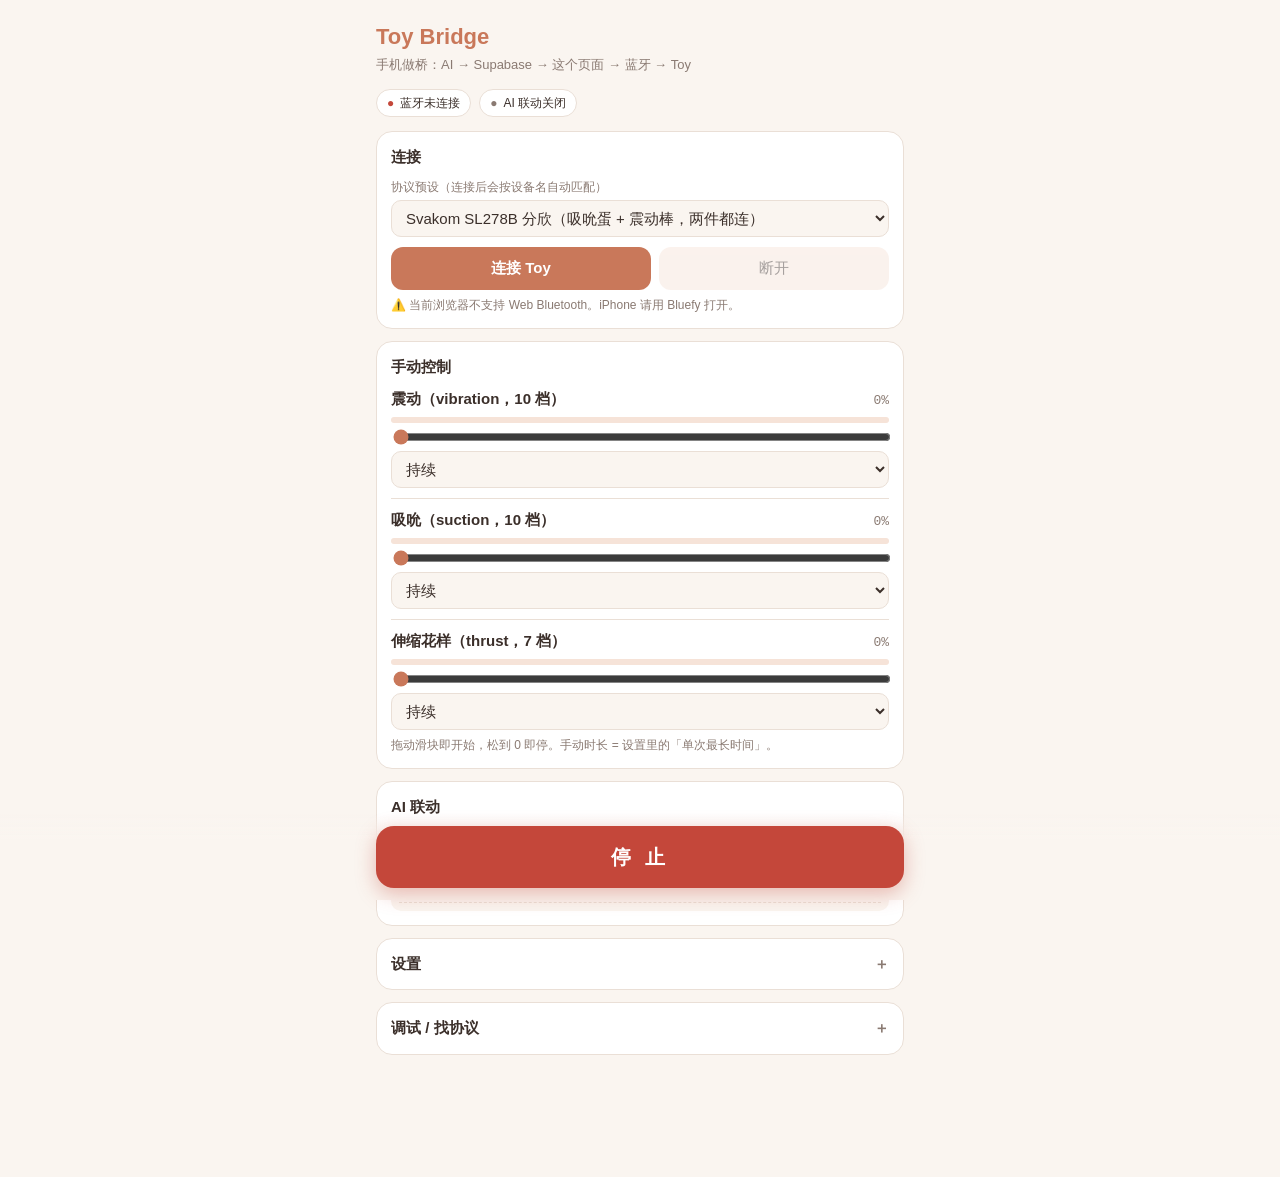
<file: toy/index.html>
<!doctype html>
<html lang="zh-CN">
<head>
<meta charset="utf-8">
<meta name="viewport" content="width=device-width, initial-scale=1, viewport-fit=cover">
<meta name="theme-color" content="#c9785a">
<title>Toy Bridge</title>
<style>
  :root {
    --bg: #faf5f0;
    --card: #ffffff;
    --ink: #3b2f2a;
    --muted: #8a7a72;
    --accent: #c9785a;
    --accent-soft: #f6e3d8;
    --line: #eadfd6;
    --ok: #4f9a6b;
    --warn: #d08a2c;
    --bad: #c4473a;
    --stop: #c4473a;
    --mono: ui-monospace, "SF Mono", Menlo, monospace;
  }
  @media (prefers-color-scheme: dark) {
    :root {
      --bg: #1d1916;
      --card: #28221e;
      --ink: #f1e7df;
      --muted: #a8988e;
      --accent: #e0916f;
      --accent-soft: #3a2c25;
      --line: #3a312b;
    }
  }
  * { box-sizing: border-box; }
  html, body { margin: 0; background: var(--bg); color: var(--ink); }
  body {
    font: 15px/1.5 -apple-system, BlinkMacSystemFont, "PingFang SC", "Helvetica Neue", sans-serif;
    padding: 16px 16px calc(110px + env(safe-area-inset-bottom));
    max-width: 560px; margin: 0 auto;
    -webkit-tap-highlight-color: transparent;
  }
  h1 { font-size: 22px; margin: 4px 0 2px; color: var(--accent); }
  .sub { color: var(--muted); font-size: 13px; margin-bottom: 14px; }
  .pills { display: flex; gap: 8px; flex-wrap: wrap; margin-bottom: 14px; }
  .pill { font-size: 12px; padding: 4px 10px; border-radius: 99px; background: var(--card); border: 1px solid var(--line); }
  .pill::before { content: "●"; margin-right: 6px; color: var(--muted); }
  .pill.ok::before { color: var(--ok); }
  .pill.warn::before { color: var(--warn); }
  .pill.bad::before { color: var(--bad); }
  .card { background: var(--card); border: 1px solid var(--line); border-radius: 16px; padding: 14px; margin-bottom: 12px; }
  .card h2 { font-size: 15px; margin: 0 0 10px; display: flex; justify-content: space-between; align-items: center; }
  details.card > summary { font-weight: 600; cursor: pointer; list-style: none; }
  details.card > summary::after { content: "＋"; float: right; color: var(--muted); }
  details.card[open] > summary::after { content: "－"; }
  details.card[open] > summary { margin-bottom: 10px; }
  button {
    font: inherit; border: 0; border-radius: 12px; padding: 10px 14px;
    background: var(--accent-soft); color: var(--ink); cursor: pointer;
  }
  button.primary { background: var(--accent); color: #fff; font-weight: 600; }
  button:disabled { opacity: .45; }
  .row { display: flex; gap: 8px; align-items: center; flex-wrap: wrap; }
  .row > * { flex: 1 1 auto; }
  label.f { display: block; font-size: 12px; color: var(--muted); margin: 8px 0 4px; }
  input[type=text], input[type=password], input[type=number], select, textarea {
    width: 100%; font: inherit; color: var(--ink); background: var(--bg);
    border: 1px solid var(--line); border-radius: 10px; padding: 8px 10px;
  }
  textarea { font-family: var(--mono); font-size: 12px; min-height: 120px; }
  input[type=range] { width: 100%; accent-color: var(--accent); }
  .ch { border-top: 1px solid var(--line); padding-top: 10px; margin-top: 10px; }
  .ch:first-of-type { border-top: 0; margin-top: 0; padding-top: 0; }
  .ch-head { display: flex; justify-content: space-between; align-items: baseline; }
  .ch-name { font-weight: 600; }
  .ch-val { font-family: var(--mono); font-size: 13px; color: var(--muted); }
  .meter { height: 6px; border-radius: 3px; background: var(--accent-soft); overflow: hidden; margin: 6px 0 4px; }
  .meter > i { display: block; height: 100%; width: 0; background: var(--accent); transition: width .15s; }
  .switch { display: flex; align-items: center; justify-content: space-between; gap: 10px; padding: 6px 0; }
  .switch input { width: 46px; height: 26px; accent-color: var(--accent); }
  .log { font-family: var(--mono); font-size: 11.5px; max-height: 220px; overflow: auto; background: var(--bg); border-radius: 10px; padding: 8px; white-space: pre-wrap; word-break: break-all; }
  .log div { padding: 2px 0; border-bottom: 1px dashed var(--line); }
  .hint { font-size: 12px; color: var(--muted); margin: 6px 0 0; }
  .warnbox { font-size: 12.5px; background: var(--accent-soft); border-radius: 10px; padding: 8px 10px; margin-top: 8px; }
  .svc { font-family: var(--mono); font-size: 11.5px; }
  .svc button { padding: 2px 8px; font-size: 11px; border-radius: 8px; margin-left: 6px; }
  #stopBar {
    position: fixed; left: 0; right: 0; bottom: 0;
    padding: 12px 16px calc(12px + env(safe-area-inset-bottom));
    background: linear-gradient(transparent, var(--bg) 30%);
  }
  #stopBtn {
    display: block; width: 100%; max-width: 528px; margin: 0 auto;
    background: var(--stop); color: #fff; font-size: 20px; font-weight: 700;
    padding: 16px; border-radius: 18px; letter-spacing: 4px;
    box-shadow: 0 6px 20px rgba(196, 71, 58, .35);
  }
</style>
</head>
<body>

<h1>Toy Bridge</h1>
<div class="sub">手机做桥：AI → Supabase → 这个页面 → 蓝牙 → Toy</div>

<div class="pills">
  <span id="pillBle" class="pill bad">蓝牙未连接</span>
  <span id="pillAi" class="pill">AI 联动关闭</span>
</div>

<!-- 连接 -->
<section class="card">
  <h2>连接</h2>
  <label class="f">协议预设（连接后会按设备名自动匹配）</label>
  <select id="presetSel"></select>
  <div class="row" style="margin-top:10px">
    <button id="connectBtn" class="primary">连接 Toy</button>
    <button id="disconnectBtn" disabled>断开</button>
  </div>
  <p id="devInfo" class="hint">需要在 Bluefy 浏览器里打开本页。</p>
  <div id="presetNote" class="warnbox" hidden></div>
</section>

<!-- 手动控制 -->
<section class="card">
  <h2>手动控制</h2>
  <div id="channels"></div>
  <p class="hint">拖动滑块即开始，松到 0 即停。手动时长 = 设置里的「单次最长时间」。</p>
</section>

<!-- AI 联动 -->
<section class="card">
  <h2>AI 联动</h2>
  <div class="switch">
    <span>接收 AI 指令（每秒查一次信箱）</span>
    <input id="aiToggle" type="checkbox">
  </div>
  <div id="aiLog" class="log"><div>还没有指令</div></div>
</section>

<!-- 设置 -->
<details class="card" id="settingsCard">
  <summary>设置</summary>
  <label class="f">Supabase Project URL</label>
  <input id="sbUrl" type="text" placeholder="https://xxxx.supabase.co" autocomplete="off">
  <label class="f">Supabase anon key（publishable key）</label>
  <input id="sbKey" type="password" autocomplete="off">
  <label class="f">Bridge token（和 SQL 里设置的那串一样）</label>
  <input id="sbToken" type="password" autocomplete="off">

  <label class="f">强度上限：<b id="capIntVal">60</b>%（AI 和手动都会被压到这个值以下）</label>
  <input id="capInt" type="range" min="5" max="100" step="5" value="60">
  <label class="f">单次最长时间（秒）</label>
  <input id="capDur" type="number" min="5" max="600" value="120">

  <div class="switch">
    <span>页面切到后台 / 锁屏时自动全部停止</span>
    <input id="stopOnHide" type="checkbox" checked>
  </div>

  <label class="f">自定义协议（JSON，预设选「自定义」时生效）</label>
  <textarea id="customJson" spellcheck="false"></textarea>
  <p class="hint">frame 写法：十六进制字节用空格隔开；<code>{v}</code> 档位值，<code>{v+1}</code> 档位+1，<code>{on}</code> 有强度时为 01 否则 00，<code>{on:05}</code> 有强度时为 05。</p>
  <div class="row" style="margin-top:10px">
    <button id="saveBtn" class="primary">保存设置</button>
  </div>
  <p class="hint">设置只保存在这台手机的浏览器里，不会上传。</p>
</details>

<!-- 调试 -->
<details class="card">
  <summary>调试 / 找协议</summary>
  <div class="row">
    <button id="scanSvcBtn">列出服务和特征</button>
  </div>
  <div id="svcList" class="svc" style="margin-top:8px"></div>
  <label class="f">手动发送十六进制（写入当前 TX 特征）</label>
  <div class="row">
    <input id="hexIn" type="text" placeholder="55 03 00 00 01 05 00" style="flex:3">
    <button id="hexBtn" style="flex:1">发送</button>
  </div>
  <label class="f">底层日志</label>
  <div id="bleLog" class="log"></div>
</details>

<div id="stopBar"><button id="stopBtn">停 止</button></div>

<script>
'use strict';

// ---------------------------------------------------------------------------
// 协议预设：Svakom 系列来自 buttplug.io 开源设备库（BSD-3），全部走 ffe0/ffe1
// ---------------------------------------------------------------------------
const FFE0 = '0000ffe0-0000-1000-8000-00805f9b34fb';
const FFE1 = '0000ffe1-0000-1000-8000-00805f9b34fb';

const PRESETS = {
  'svakom-sl278b': {
    // 来自官方 App 的 HCI 抓包：先订阅 FFE2 通知并握手，指令为 7 字节
    label: 'Svakom SL278B 分欣（吸吮蛋 + 震动棒，两件都连）',
    service: FFE0, tx: FFE1, withResponse: false,
    names: ['SL278B'],
    notify: '0000ffe2-0000-1000-8000-00805f9b34fb',
    // 官方 App 连接时还会先发 55 04 00 00 00 ff aa，那是让设备「滋滋」动一下表示已连接，这里省略
    init: ['55 02 00 00 00 00 00', '55 04 00 00 00 00 aa'],
    multi: true,  // 吸吮蛋和震动棒是两台同名 SL278B，都连上；震动棒不响应 55 09，吸吮蛋不响应 55 03
    keepalive: false,  // 设备会保持最后一条指令，官方 App 也不重发；重发还会让花样从头开始
    // 格式 55 <功能> 00 00 <模式> <强度> 00：震动模式 1-10、吸吮模式 1-5，模式 1 为持续；伸缩只有花样 1-7
    channels: {
      vibration: { label: '震动', max: 10, frame: '55 03 00 00 {on} {v} 00' },
      suction:   { label: '吸吮', max: 10, frame: '55 09 00 00 {on} {v} 00' },
      thrust:    { label: '伸缩花样', max: 7, frame: '55 08 00 00 {v} 00 00', steadyOnly: true },
    },
  },
  'svakom-pulse': {
    label: 'Svakom Pulse 系（Pulse Union / Galaxie / Lite Neo…）',
    service: FFE0, tx: FFE1, withResponse: false,
    names: ['SWK-SX013A', 'Pulse Union', 'Pulse Galaxie', 'SX033APP', 'SX033A', 'BX288A', 'QH-SX045A-B', 'SWK-SX067-B', 'QH-HX029A-B', 'HX013H'],
    channels: { suction: { label: '吸吮', max: 9, frame: '55 03 03 00 {on} {v+1}' } },
  },
  'svakom-sam2': {
    label: 'Svakom Sam Neo 2 系（震动 + 吸吮）',
    service: FFE0, tx: FFE1, withResponse: true,
    names: ['Sam Neo 2', 'Sam Neo 2 Pro'],
    channels: {
      vibration: { label: '震动', max: 10, frame: '55 03 00 00 {on:05} {v} 00' },
      suction:   { label: '吸吮', max: 5,  frame: '55 09 00 00 {on} {v} 00' },
    },
  },
  'svakom-v6': {
    label: 'Svakom v6 系（Coco Pro / Echo 2 / Vick Neo 2 / Iker Neo…）',
    service: FFE0, tx: FFE1, withResponse: false,
    names: ['CocoPro', 'Echo 2', 'Vick Neo 2', 'Iker Neo', 'VA617A-3', 'VA617A-4', 'ST462A'],
    channels: { vibration: { label: '震动', max: 10, frame: '55 03 00 00 {on} {v} 00' } },
  },
  'guess-split-a': {
    label: '分体吸震 · 猜测 A（v6 风格，未验证）',
    service: FFE0, tx: FFE1, withResponse: false, guess: true, names: [],
    channels: {
      vibration: { label: '震动', max: 10, frame: '55 03 00 00 {on} {v} 00' },
      suction:   { label: '吸吮', max: 5,  frame: '55 09 00 00 {v} 00 00' },
    },
  },
  'guess-split-b': {
    label: '分体吸震 · 猜测 B（Sam 风格，未验证）',
    service: FFE0, tx: FFE1, withResponse: true, guess: true, names: [],
    channels: {
      vibration: { label: '震动', max: 10, frame: '55 03 00 00 {on:05} {v} 00' },
      suction:   { label: '吸吮', max: 5,  frame: '55 09 00 00 {on} {v} 00' },
    },
  },
  'svakom-v3': {
    label: 'Svakom v3 系（Phoenix Neo 2 / Hannes Neo…）',
    service: FFE0, tx: FFE1, withResponse: false,
    names: ['Phoenix Neo 2', 'FK008A', 'Hannes NEO', 'QH-SX007E'],
    channels: {
      vibration:  { label: '震动', max: 10, frame: '55 03 03 00 {on} {v}' },
      suction:    { label: '第二马达', max: 10, frame: '55 09 00 00 {on} {v}' },
    },
  },
  'svakom-v2': {
    label: 'Svakom v2 系（Ella Neo / Vick Neo / Cici 2 / Emma Neo 2…）',
    service: FFE0, tx: FFE1, withResponse: true,
    names: ['116', '117', '118', 'Edeny', 'Viviana', 'Ella NEO', 'S38A', 'Vick NEO', 'Vick Neo', 'STG05A', 'QH-SJ007A', 'Cici 2', 'Emma Neo 2'],
    channels: { vibration: { label: '震动', max: 10, frame: '55 03 03 00 {on} {v}' } },
  },
  'svakom-v1': {
    label: 'Svakom v1 系（Emma Neo / Phoenix Neo / Aogu…）',
    service: FFE0, tx: FFE1, withResponse: false,
    names: ['Aogu SUV', 'Aogu SCB', 'Emma NEO', 'Emma Neo', 'Phoenix NEO'],
    channels: { vibration: { label: '震动', max: 19, frame: '55 04 03 00 {on} {v}' } },
  },
  'custom': { label: '自定义（用设置里的 JSON）' },
};

const DEFAULT_CUSTOM = {
  label: '我的 Toy',
  service: FFE0,
  tx: FFE1,
  withResponse: false,
  channels: {
    vibration: { label: '震动', max: 10, frame: '55 03 00 00 {on} {v} 00' },
    suction: { label: '吸吮', max: 5, frame: '55 09 00 00 {v} 00 00' },
  },
};

// Bluefy / Web Bluetooth 只能访问 optionalServices 里列出的服务
const EXTRA_SERVICES = [
  FFE0,
  '0000fff0-0000-1000-8000-00805f9b34fb',
  '0000ffe5-0000-1000-8000-00805f9b34fb',
  '0000ff00-0000-1000-8000-00805f9b34fb',
  '6e400001-b5a3-f393-e0a9-e50e24dcca9e',
  '0000180f-0000-1000-8000-00805f9b34fb',
];

const PATTERNS = { steady: '持续', pulse: '脉冲', wave: '波浪', escalate: '渐强' };
const KNOWN_CHANNELS = ['vibration', 'suction', 'thrust'];

// ---------------------------------------------------------------------------
// 小工具
// ---------------------------------------------------------------------------
const $ = (id) => document.getElementById(id);
const store = {
  get(k, d) { try { const v = localStorage.getItem('toybridge.' + k); return v === null ? d : JSON.parse(v); } catch { return d; } },
  set(k, v) { try { localStorage.setItem('toybridge.' + k, JSON.stringify(v)); } catch { /* 私密模式等 */ } },
};
const hex = (bytes) => Array.from(bytes, (b) => b.toString(16).padStart(2, '0')).join(' ');
const clamp = (x, lo, hi) => Math.min(hi, Math.max(lo, x));
const now = () => Date.now();
const timeStr = () => new Date().toTimeString().slice(0, 8);

function logTo(el, text, max = 80) {
  if (el.dataset.empty !== 'no') { el.textContent = ''; el.dataset.empty = 'no'; }
  const d = document.createElement('div');
  d.textContent = `${timeStr()}  ${text}`;
  el.prepend(d);
  while (el.childNodes.length > max) el.lastChild.remove();
}
const bleLog = (t) => logTo($('bleLog'), t);
const aiLog = (t) => logTo($('aiLog'), t, 40);

function setPill(id, cls, text) {
  const el = $(id);
  el.className = 'pill ' + cls;
  el.textContent = text;
}

// frame 模板 → 字节
function buildFrame(template, step) {
  return Uint8Array.from(template.trim().split(/\s+/), (tok) => {
    let m;
    if (tok === '{v}') return step & 0xff;
    if ((m = tok.match(/^\{v\+(\d+)\}$/))) return (step + Number(m[1])) & 0xff;
    if (tok === '{on}') return step > 0 ? 1 : 0;
    if ((m = tok.match(/^\{on:([0-9a-fA-F]{2})\}$/))) return step > 0 ? parseInt(m[1], 16) : 0;
    if (/^[0-9a-fA-F]{2}$/.test(tok)) return parseInt(tok, 16);
    throw new Error('frame 里有看不懂的片段: ' + tok);
  });
}

// ---------------------------------------------------------------------------
// 设置
// ---------------------------------------------------------------------------
const settings = {
  presetId: store.get('presetId', 'svakom-sl278b'),
  sbUrl: store.get('sbUrl', ''),
  sbKey: store.get('sbKey', ''),
  sbToken: store.get('sbToken', ''),
  capInt: store.get('capInt', 60),
  capDur: store.get('capDur', 120),
  stopOnHide: store.get('stopOnHide', true),
  customJson: store.get('customJson', JSON.stringify(DEFAULT_CUSTOM, null, 2)),
};

function currentAdapter() {
  if (settings.presetId === 'custom') {
    try { return JSON.parse(settings.customJson); } catch { return DEFAULT_CUSTOM; }
  }
  return PRESETS[settings.presetId] || PRESETS['guess-split-a'];
}

function fillSettingsForm() {
  $('sbUrl').value = settings.sbUrl;
  $('sbKey').value = settings.sbKey;
  $('sbToken').value = settings.sbToken;
  $('capInt').value = settings.capInt;
  $('capIntVal').textContent = settings.capInt;
  $('capDur').value = settings.capDur;
  $('stopOnHide').checked = settings.stopOnHide;
  $('customJson').value = settings.customJson;
}

function saveSettings() {
  const customJson = $('customJson').value;
  if (settings.presetId === 'custom') {
    try { validateAdapter(JSON.parse(customJson)); }
    catch (e) { alert('自定义 JSON 有问题：' + e.message); return; }
  }
  Object.assign(settings, {
    sbUrl: $('sbUrl').value.trim().replace(/\/+$/, ''),
    sbKey: $('sbKey').value.trim(),
    sbToken: $('sbToken').value.trim(),
    capInt: Number($('capInt').value),
    capDur: clamp(Number($('capDur').value) || 120, 5, 600),
    stopOnHide: $('stopOnHide').checked,
    customJson,
  });
  for (const k of Object.keys(settings)) store.set(k, settings[k]);
  fillSettingsForm();
  renderChannels();
  aiLog('设置已保存');
}

function validateAdapter(a) {
  if (!a.service || !a.tx) throw new Error('缺少 service / tx');
  if (!a.channels || !Object.keys(a.channels).length) throw new Error('缺少 channels');
  for (const [name, c] of Object.entries(a.channels)) {
    if (!KNOWN_CHANNELS.includes(name)) throw new Error(`channel 名只能是 ${KNOWN_CHANNELS.join(' / ')}`);
    if (!(c.max > 0)) throw new Error(`${name}.max 必须大于 0`);
    buildFrame(c.frame, 1);
  }
}

// ---------------------------------------------------------------------------
// 蓝牙层：串行写入，同一通道只保留最新一帧
// ---------------------------------------------------------------------------
// 一个预设可以同时连多台设备（如分体款的吸吮蛋 + 震动棒），每条指令发给所有已连接设备，
// 各设备只执行自己认识的功能
const ble = {
  links: [],            // { device, server, tx, pending: Map(channel -> bytes), draining }

  get connected() { return this.links.some((l) => l.server && l.server.connected && l.tx); },
  get names() { return this.links.map((l) => l.device.name || '(无名称)'); },

  async connect() {
    if (!navigator.bluetooth) {
      alert('这个浏览器不支持 Web Bluetooth。iPhone 上请用 Bluefy 打开本页。');
      return;
    }
    const custom = currentAdapter();
    const optionalServices = Array.from(new Set([...EXTRA_SERVICES, custom.service].filter(Boolean)));
    const device = await navigator.bluetooth.requestDevice({ acceptAllDevices: true, optionalServices });
    if (this.links.some((l) => l.device === device || (device.id && l.device.id === device.id))) {
      bleLog('这台设备已经连着了，选另一台');
      return;
    }
    if (!custom.multi) this.disconnect();
    const link = { device, server: null, tx: null, pending: new Map(), draining: false };
    device.addEventListener('gattserverdisconnected', () => onDisconnected(link));
    this.links.push(link);
    bleLog(`选择设备：${device.name || '(无名称)'}`);
    try {
      await this.open(link);
    } catch (e) {
      this.links = this.links.filter((l) => l !== link);
      throw e;
    }
  },

  async open(link) {
    link.server = await link.device.gatt.connect();
    autoPickPreset(link.device.name || '');
    const a = currentAdapter();
    const svc = await link.server.getPrimaryService(a.service);
    link.tx = await svc.getCharacteristic(a.tx);
    bleLog(`已连接 #${this.links.indexOf(link) + 1}，TX = ${a.tx}`);
    if (a.notify) {
      try {
        const rx = await svc.getCharacteristic(a.notify);
        rx.addEventListener('characteristicvaluechanged', (ev) => bleLog(`设备 #${this.links.indexOf(link) + 1} 回复: ${hex(new Uint8Array(ev.target.value.buffer))}`));
        await rx.startNotifications();
      } catch (e) {
        bleLog('订阅通知失败：' + e.message);
      }
    }
    for (const frame of a.init || []) {
      await this.writeTo(link, buildFrame(frame, 0));
      await new Promise((r) => setTimeout(r, 120));
    }
    if (a.init) bleLog('握手已发送');
    onConnected();
  },

  async reconnect() {
    for (const link of this.links) {
      if (!link.device.gatt.connected) await this.open(link);
    }
  },

  disconnect() {
    for (const link of this.links) {
      if (link.device.gatt.connected) link.device.gatt.disconnect();
    }
  },

  queue(channel, bytes) {
    for (const link of this.links) {
      link.pending.set(channel, bytes);
      this.drain(link);
    }
  },

  async drain(link) {
    if (link.draining) return;
    link.draining = true;
    try {
      while (link.pending.size && link.server && link.server.connected && link.tx) {
        const [channel, bytes] = link.pending.entries().next().value;
        link.pending.delete(channel);
        await this.writeTo(link, bytes);
      }
    } finally {
      link.draining = false;
    }
  },

  async write(bytes) {
    for (const link of this.links) if (link.tx) await this.writeTo(link, bytes);
  },

  async writeTo(link, bytes) {
    const a = currentAdapter();
    try {
      if (!a.withResponse && link.tx.writeValueWithoutResponse) await link.tx.writeValueWithoutResponse(bytes);
      else if (link.tx.writeValueWithResponse) await link.tx.writeValueWithResponse(bytes);
      else await link.tx.writeValue(bytes);
    } catch (e) {
      bleLog(`写入失败 ${hex(bytes)}：${e.message}`);
    }
  },
};

function autoPickPreset(name) {
  const lower = name.toLowerCase();
  for (const [id, p] of Object.entries(PRESETS)) {
    if (p.names && p.names.some((n) => lower === n.toLowerCase() || lower.startsWith(n.toLowerCase()))) {
      if (settings.presetId !== id) {
        settings.presetId = id;
        store.set('presetId', id);
        $('presetSel').value = id;
        renderChannels();
      }
      bleLog(`按设备名匹配到预设：${p.label}`);
      return;
    }
  }
  bleLog('设备名不在已知列表里，沿用当前选择的预设');
}

// ---------------------------------------------------------------------------
// 设备管理层：每个通道独立的强度 / 模式 / 结束时间 / generation
// ---------------------------------------------------------------------------
const manager = {
  ch: {},          // name -> state
  ticker: null,

  reset() {
    this.ch = {};
    for (const name of Object.keys(currentAdapter().channels || {})) {
      this.ch[name] = { active: false, pattern: 'steady', intensity: 0, startedAt: 0, stopAt: 0, gen: 0, lastStep: -1, lastSentAt: 0 };
    }
  },

  start(name, { pattern = 'steady', intensity, duration_seconds }) {
    const c = this.ch[name];
    // 伸缩这类只有固定花样的通道，强度直接选花样编号，不叠加脉冲 / 波浪
    if (currentAdapter().channels[name].steadyOnly) pattern = 'steady';
    const capped = Math.min(intensity, settings.capInt);
    const dur = Math.min(duration_seconds, settings.capDur);
    Object.assign(c, {
      active: capped > 0, pattern, intensity: capped,
      startedAt: now(), stopAt: now() + dur * 1000, gen: c.gen + 1,
    });
    this.ensureTicker();
    this.tick();
    return { intensity_applied: capped, duration_applied: dur, expected_stop_at: new Date(c.stopAt).toISOString(), generation: c.gen };
  },

  stop(name) {
    const names = name ? [name] : Object.keys(this.ch);
    for (const n of names) {
      const c = this.ch[n];
      if (!c) continue;
      Object.assign(c, { active: false, intensity: 0, gen: c.gen + 1 });
      this.send(n, 0, true);
    }
    renderMeters();
  },

  levelAt(c, t) {
    if (!c.active) return 0;
    const I = c.intensity;
    const el = t - c.startedAt;
    switch (c.pattern) {
      case 'pulse': return el % 2000 < 1000 ? I : 0;
      case 'wave': return I * (0.55 + 0.45 * Math.sin((2 * Math.PI * el) / 4000));
      case 'escalate': return I * clamp(el / Math.max(1, c.stopAt - c.startedAt), 0.1, 1);
      default: return I;
    }
  },

  stepFor(name, level) {
    const max = currentAdapter().channels[name].max;
    if (level <= 0) return 0;
    return clamp(Math.round((level / 100) * max), 1, max);
  },

  send(name, step, force = false) {
    const c = this.ch[name];
    const t = now();
    // 部分 Svakom 需要定期重复最后一帧，否则会自己停
    if (!force && step === c.lastStep && (currentAdapter().keepalive === false || t - c.lastSentAt < 1000)) return;
    c.lastStep = step;
    c.lastSentAt = t;
    if (!ble.connected) return;
    try {
      ble.queue(name, buildFrame(currentAdapter().channels[name].frame, step));
    } catch (e) {
      bleLog(e.message);
    }
  },

  tick() {
    const t = now();
    let anyActive = false;
    for (const [name, c] of Object.entries(this.ch)) {
      if (c.active && t >= c.stopAt) {
        Object.assign(c, { active: false, intensity: 0 });
        this.send(name, 0, true);
        syncSlider(name);
        continue;
      }
      if (c.active) anyActive = true;
      if (c.active || c.lastStep !== 0) this.send(name, this.stepFor(name, this.levelAt(c, t)));
    }
    renderMeters();
    if (!anyActive) this.stopTicker();
  },

  ensureTicker() { if (!this.ticker) this.ticker = setInterval(() => this.tick(), 200); },
  stopTicker() { clearInterval(this.ticker); this.ticker = null; },

  status() {
    const out = {};
    for (const [name, c] of Object.entries(this.ch)) {
      out[name] = c.active
        ? { active: true, pattern: c.pattern, intensity: c.intensity, generation: c.gen, expected_stop_at: new Date(c.stopAt).toISOString() }
        : { active: false, intensity: 0 };
    }
    return { connected: ble.connected, device_name: ble.names.join(', ') || null, devices: ble.links.length, preset: settings.presetId, caps: { intensity: settings.capInt, duration_seconds: settings.capDur }, channels: out };
  },
};

function stopAll(reason) {
  manager.stop();
  for (const name of Object.keys(manager.ch)) syncSlider(name);
  if (reason) aiLog(`全部停止（${reason}）`);
}

// ---------------------------------------------------------------------------
// UI：通道卡片
// ---------------------------------------------------------------------------
function renderPresetSelect() {
  const sel = $('presetSel');
  sel.innerHTML = '';
  for (const [id, p] of Object.entries(PRESETS)) {
    const o = document.createElement('option');
    o.value = id;
    o.textContent = p.label;
    sel.append(o);
  }
  sel.value = settings.presetId;
}

function renderChannels() {
  stopAll();
  manager.reset();
  const a = currentAdapter();
  const box = $('channels');
  box.innerHTML = '';
  for (const [name, c] of Object.entries(a.channels || {})) {
    const wrap = document.createElement('div');
    wrap.className = 'ch';
    wrap.innerHTML = `
      <div class="ch-head"><span class="ch-name"></span><span class="ch-val" id="val-${name}">0%</span></div>
      <div class="meter"><i id="meter-${name}"></i></div>
      <input type="range" min="0" max="100" step="5" value="0" id="slider-${name}">
      <select id="pattern-${name}"></select>`;
    wrap.querySelector('.ch-name').textContent = `${c.label || name}（${name}，${c.max} 档）`;
    box.append(wrap);
    const ps = wrap.querySelector('select');
    for (const [pid, plabel] of Object.entries(PATTERNS)) {
      const o = document.createElement('option'); o.value = pid; o.textContent = plabel; ps.append(o);
    }
    const slider = wrap.querySelector('input');
    const apply = () => {
      const v = Number(slider.value);
      if (v === 0) manager.stop(name);
      else manager.start(name, { pattern: ps.value, intensity: v, duration_seconds: settings.capDur });
      $('val-' + name).textContent = `${v}%`;
    };
    slider.addEventListener('input', apply);
    ps.addEventListener('change', () => { if (Number(slider.value) > 0) apply(); });
  }
  const note = $('presetNote');
  note.hidden = !a.guess;
  note.textContent = a.guess
    ? '这是根据同品牌其他型号推测的协议，还没在你的设备上验证过。先把强度上限调低，从 10% 试起；没反应就换另一个猜测，或去「调试」里找协议。'
    : '';
  renderMeters();
}

function syncSlider(name) {
  const s = $('slider-' + name);
  const c = manager.ch[name];
  if (!s || !c) return;
  s.value = c.active ? c.intensity : 0;
  $('pattern-' + name).value = c.pattern;
  $('val-' + name).textContent = `${s.value}%`;
}

function renderMeters() {
  const t = now();
  for (const [name, c] of Object.entries(manager.ch)) {
    const m = $('meter-' + name);
    if (m) m.style.width = `${manager.levelAt(c, t)}%`;
  }
}

function onConnected() {
  const n = ble.links.filter((l) => l.device.gatt.connected).length;
  setPill('pillBle', 'ok', `已连接 ${n} 台`);
  $('devInfo').textContent = `设备：${ble.names.join(' + ')} · 预设：${currentAdapter().label}`
    + (currentAdapter().multi ? ' · 点「再连一件」加入另一件' : '');
  $('connectBtn').textContent = currentAdapter().multi ? '再连一件' : '重新连接';
  $('disconnectBtn').disabled = false;
}

function onDisconnected(link) {
  ble.links = ble.links.filter((l) => l !== link);
  link.pending.clear();
  link.tx = null;
  bleLog(`设备断开：${link.device.name || '(无名称)'}`);
  if (ble.links.length) {
    onConnected();
    aiLog('有一台设备断开，其余设备继续工作');
    return;
  }
  for (const c of Object.values(manager.ch)) Object.assign(c, { active: false, intensity: 0, lastStep: -1 });
  for (const name of Object.keys(manager.ch)) syncSlider(name);
  setPill('pillBle', 'bad', '蓝牙已断开');
  $('disconnectBtn').disabled = true;
  $('connectBtn').textContent = '连接 Toy';
  aiLog('蓝牙断开，所有通道已清零');
}

// ---------------------------------------------------------------------------
// AI 联动：轮询 Supabase 信箱
// ---------------------------------------------------------------------------
const ai = { on: false, timer: null, busy: false, failures: 0 };

async function rpc(fn, body) {
  const res = await fetch(`${settings.sbUrl}/rest/v1/rpc/${fn}`, {
    method: 'POST',
    headers: {
      apikey: settings.sbKey,
      // 旧版 anon key 是 JWT，要同时放进 Authorization；新版 sb_publishable_ key 只放 apikey
      ...(settings.sbKey.startsWith('eyJ') ? { Authorization: `Bearer ${settings.sbKey}` } : {}),
      'Content-Type': 'application/json',
    },
    body: JSON.stringify(body),
  });
  const text = await res.text();
  const data = text ? JSON.parse(text) : null;
  if (!res.ok) throw new Error((data && (data.message || data.hint)) || `HTTP ${res.status}`);
  return data;
}

function setAi(on) {
  if (on && !(settings.sbUrl && settings.sbKey && settings.sbToken)) {
    alert('先在「设置」里填好 Supabase URL、anon key 和 bridge token');
    $('aiToggle').checked = false;
    return;
  }
  ai.on = on;
  clearTimeout(ai.timer);
  if (on) { ai.failures = 0; setPill('pillAi', 'warn', 'AI 联动：连接中'); poll(); }
  else setPill('pillAi', '', 'AI 联动关闭');
}

async function poll() {
  if (!ai.on) return;
  let delay = 1000;
  try {
    const rows = await rpc('toy_claim_next', { p_token: settings.sbToken });
    ai.failures = 0;
    setPill('pillAi', 'ok', 'AI 联动：在线');
    if (rows && rows.length) await handleCommand(rows[0]);
  } catch (e) {
    ai.failures += 1;
    setPill('pillAi', 'bad', 'AI 联动：出错');
    if (ai.failures === 1 || ai.failures % 10 === 0) aiLog(`信箱出错：${e.message}`);
    delay = Math.min(10000, 1000 * 2 ** Math.min(ai.failures, 4));
  }
  if (ai.on) ai.timer = setTimeout(poll, delay);
}

class Invalid extends Error {}

function checkChannelSpec(name, spec) {
  const a = currentAdapter();
  if (!a.channels[name]) throw new Invalid(`这台设备没有 ${name} 通道`);
  const pattern = spec.pattern || 'steady';
  if (!PATTERNS[pattern]) throw new Invalid(`不支持的 pattern: ${pattern}`);
  const intensity = Number(spec.intensity);
  const duration = Number(spec.duration_seconds);
  if (!(intensity >= 0 && intensity <= 100)) throw new Invalid('intensity 必须在 0-100');
  if (!(duration > 0 && duration <= 600)) throw new Invalid('duration_seconds 必须在 0-600');
  return { pattern, intensity, duration_seconds: duration };
}

async function handleCommand(cmd) {
  const tag = `${cmd.action}${cmd.channel ? ' ' + cmd.channel : ''}`;
  let state = 'done';
  let result;
  try {
    if (cmd.action === 'status') {
      result = manager.status();
    } else if (!ble.connected) {
      throw new Error('蓝牙设备未连接');
    } else if (cmd.action === 'stop') {
      if (cmd.channel && !manager.ch[cmd.channel]) throw new Invalid(`这台设备没有 ${cmd.channel} 通道`);
      if (cmd.channel) manager.stop(cmd.channel); else stopAll();
      if (cmd.channel) syncSlider(cmd.channel);
      result = { stopped: cmd.channel || 'all' };
    } else if (cmd.action === 'pulse') {
      const spec = checkChannelSpec(cmd.channel, cmd);
      result = { [cmd.channel]: manager.start(cmd.channel, spec) };
      syncSlider(cmd.channel);
    } else if (cmd.action === 'combo') {
      const ch = cmd.channels || {};
      if (!Object.keys(ch).length) throw new Invalid('combo 没有 channels');
      const specs = Object.entries(ch).map(([n, s]) => [n, checkChannelSpec(n, s)]);  // 先全部校验，再一起执行
      result = {};
      for (const [n, s] of specs) { result[n] = manager.start(n, s); syncSlider(n); }
    } else {
      throw new Invalid(`未知 action: ${cmd.action}`);
    }
  } catch (e) {
    state = e instanceof Invalid ? 'rejected' : 'error';
    result = { error: e.message };
  }
  aiLog(`${tag} → ${state}${state === 'done' ? '' : '：' + result.error}`);
  try {
    await rpc('toy_finish', { p_token: settings.sbToken, p_id: cmd.id, p_state: state, p_result: result });
  } catch (e) {
    aiLog(`回写结果失败：${e.message}`);
  }
}

// ---------------------------------------------------------------------------
// 调试
// ---------------------------------------------------------------------------
async function scanServices() {
  const box = $('svcList');
  box.textContent = '';
  const link = ble.links.find((l) => l.server && l.server.connected);
  if (!link) { box.textContent = '先连接设备'; return; }
  try {
    const services = await link.server.getPrimaryServices();
    if (!services.length) box.textContent = '没有可访问的服务（Web Bluetooth 只能看到预先声明的服务）';
    for (const s of services) {
      const h = document.createElement('div');
      h.style.marginTop = '6px';
      h.textContent = `服务 ${s.uuid}`;
      box.append(h);
      for (const c of await s.getCharacteristics()) {
        const p = c.properties;
        const props = ['read', 'write', 'writeWithoutResponse', 'notify', 'indicate'].filter((k) => p[k]);
        const line = document.createElement('div');
        line.style.paddingLeft = '12px';
        line.textContent = `└ ${c.uuid}  [${props.join(', ')}]`;
        if (p.write || p.writeWithoutResponse) {
          const b = document.createElement('button');
          b.textContent = '设为 TX';
          b.onclick = () => { link.tx = c; bleLog(`设备 #1 的 TX 临时改为 ${c.uuid}（只对本次连接有效）`); };
          line.append(b);
        }
        if (p.notify || p.indicate) {
          const b = document.createElement('button');
          b.textContent = '订阅通知';
          b.onclick = async () => {
            c.addEventListener('characteristicvaluechanged', (ev) => bleLog(`通知 ${c.uuid.slice(4, 8)}: ${hex(new Uint8Array(ev.target.value.buffer))}`));
            await c.startNotifications();
            bleLog(`已订阅 ${c.uuid}`);
          };
          line.append(b);
        }
        box.append(line);
      }
    }
  } catch (e) {
    box.textContent = '读取失败：' + e.message;
  }
}

async function sendHex() {
  if (!ble.connected) { alert('先连接设备'); return; }
  const raw = $('hexIn').value.replace(/0x/gi, '').trim();
  if (!/^([0-9a-fA-F]{2}\s*)+$/.test(raw)) { alert('格式：55 03 00 00 01 05 00'); return; }
  const bytes = Uint8Array.from(raw.match(/[0-9a-fA-F]{2}/g), (h) => parseInt(h, 16));
  await ble.write(bytes);
  bleLog(`手动发送 ${hex(bytes)}`);
}

// ---------------------------------------------------------------------------
// 事件绑定
// ---------------------------------------------------------------------------
$('connectBtn').onclick = async () => {
  try {
    if (ble.links.some((l) => !l.device.gatt.connected)) await ble.reconnect();
    else await ble.connect();
  } catch (e) {
    bleLog('连接失败：' + e.message);
    if (e.name !== 'NotFoundError') alert('连接失败：' + e.message);
  }
};
$('disconnectBtn').onclick = () => { stopAll(); setTimeout(() => ble.disconnect(), 300); };
$('presetSel').onchange = (e) => {
  settings.presetId = e.target.value;
  store.set('presetId', settings.presetId);
  renderChannels();
  if (ble.connected) {
    bleLog('预设已切换，请点「重新连接」让新的 TX 生效');
    ble.disconnect();
  }
};
$('stopBtn').onclick = () => stopAll('手动');
$('aiToggle').onchange = (e) => setAi(e.target.checked);
$('saveBtn').onclick = saveSettings;
$('capInt').oninput = (e) => { $('capIntVal').textContent = e.target.value; };
$('scanSvcBtn').onclick = scanServices;
$('hexBtn').onclick = sendHex;

document.addEventListener('visibilitychange', () => {
  if (document.hidden && settings.stopOnHide) stopAll('页面进入后台');
});
window.addEventListener('pagehide', () => stopAll());

renderPresetSelect();
fillSettingsForm();
renderChannels();
if (!navigator.bluetooth) $('devInfo').textContent = '⚠️ 当前浏览器不支持 Web Bluetooth。iPhone 请用 Bluefy 打开。';
</script>
</body>
</html>
</file>
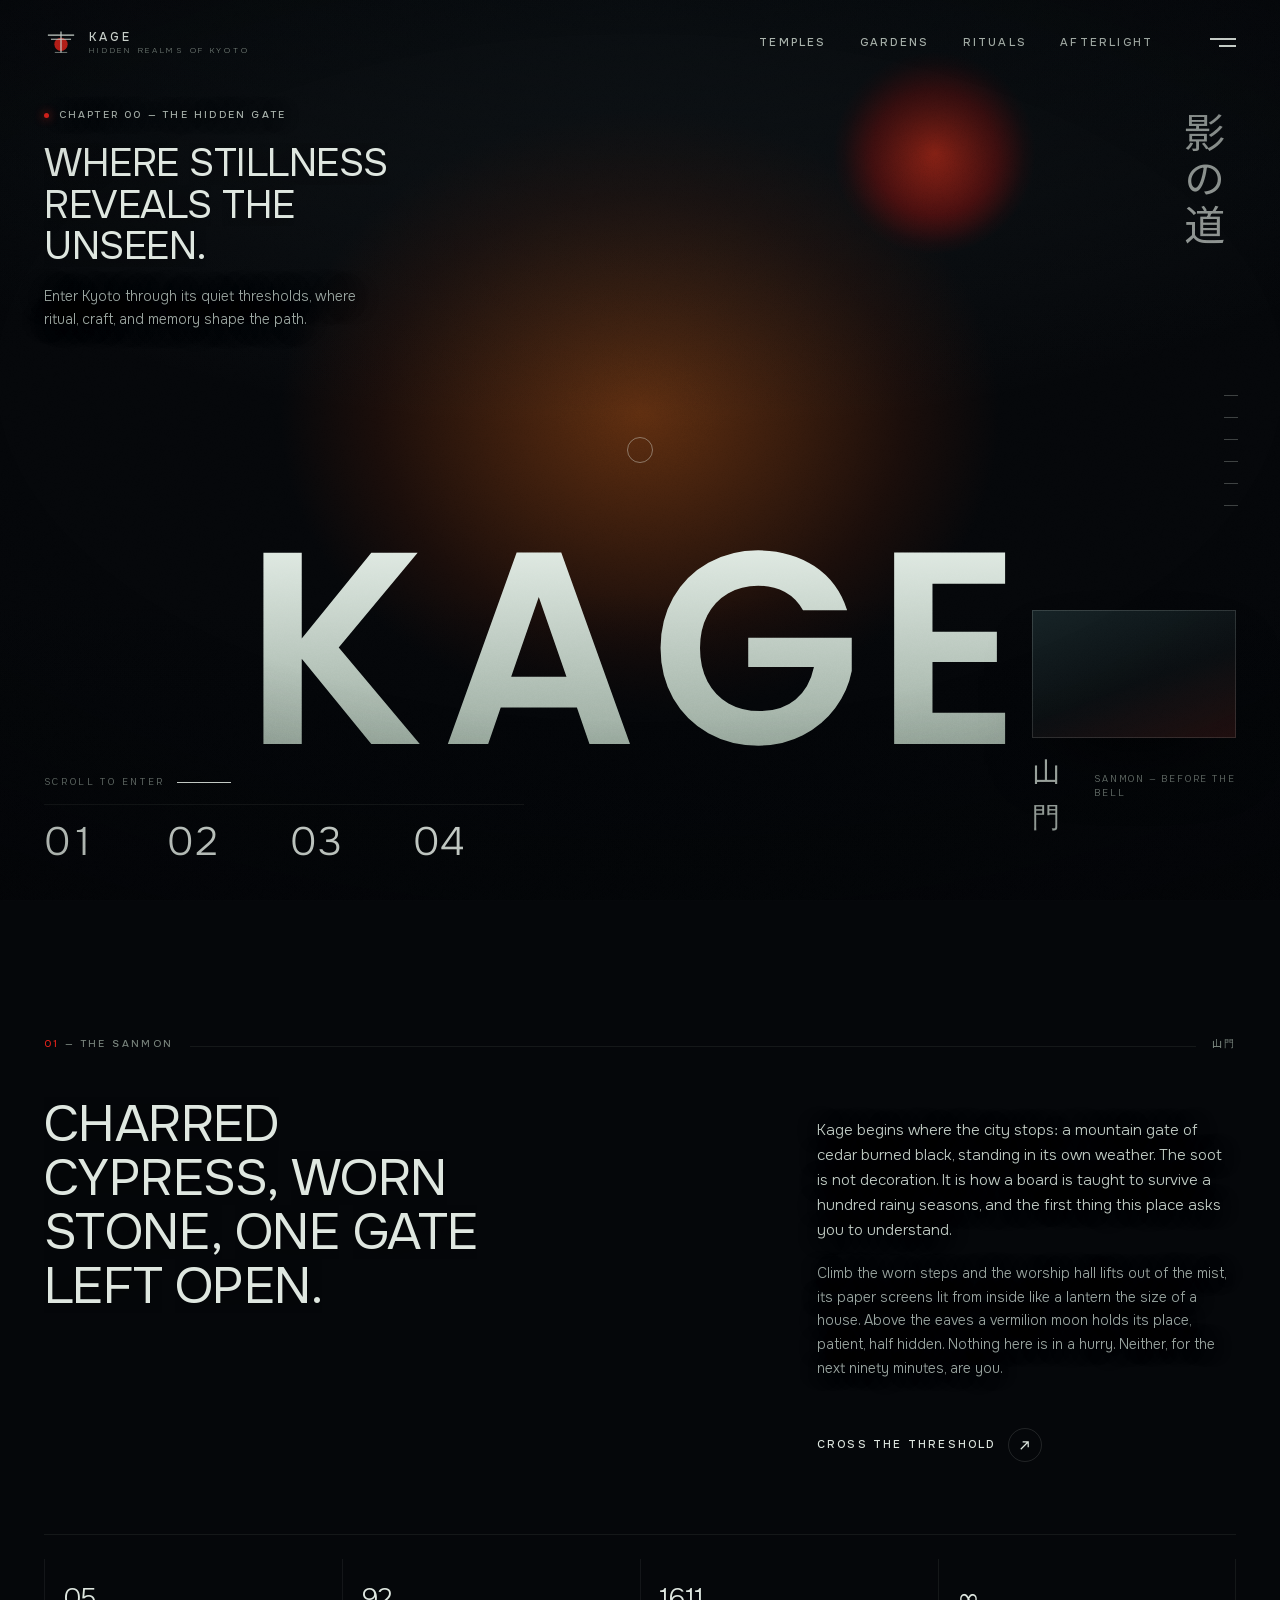
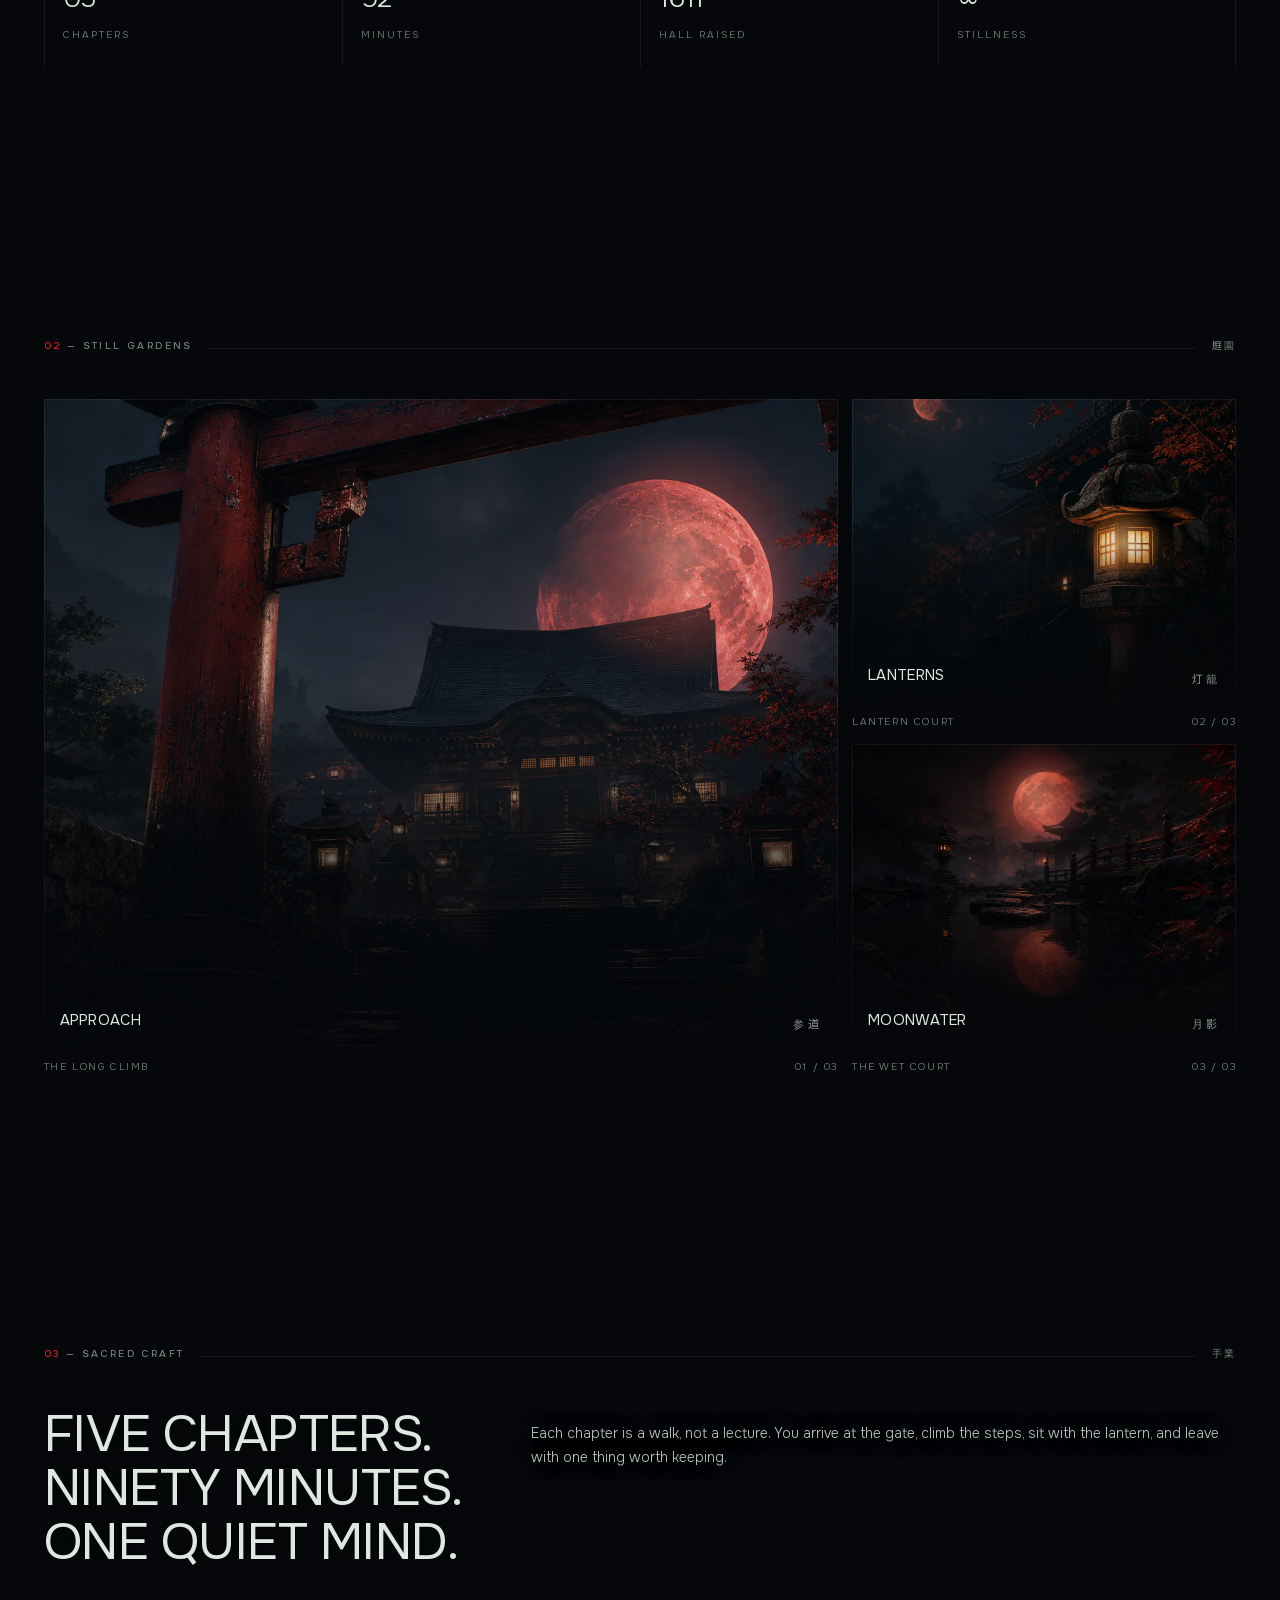
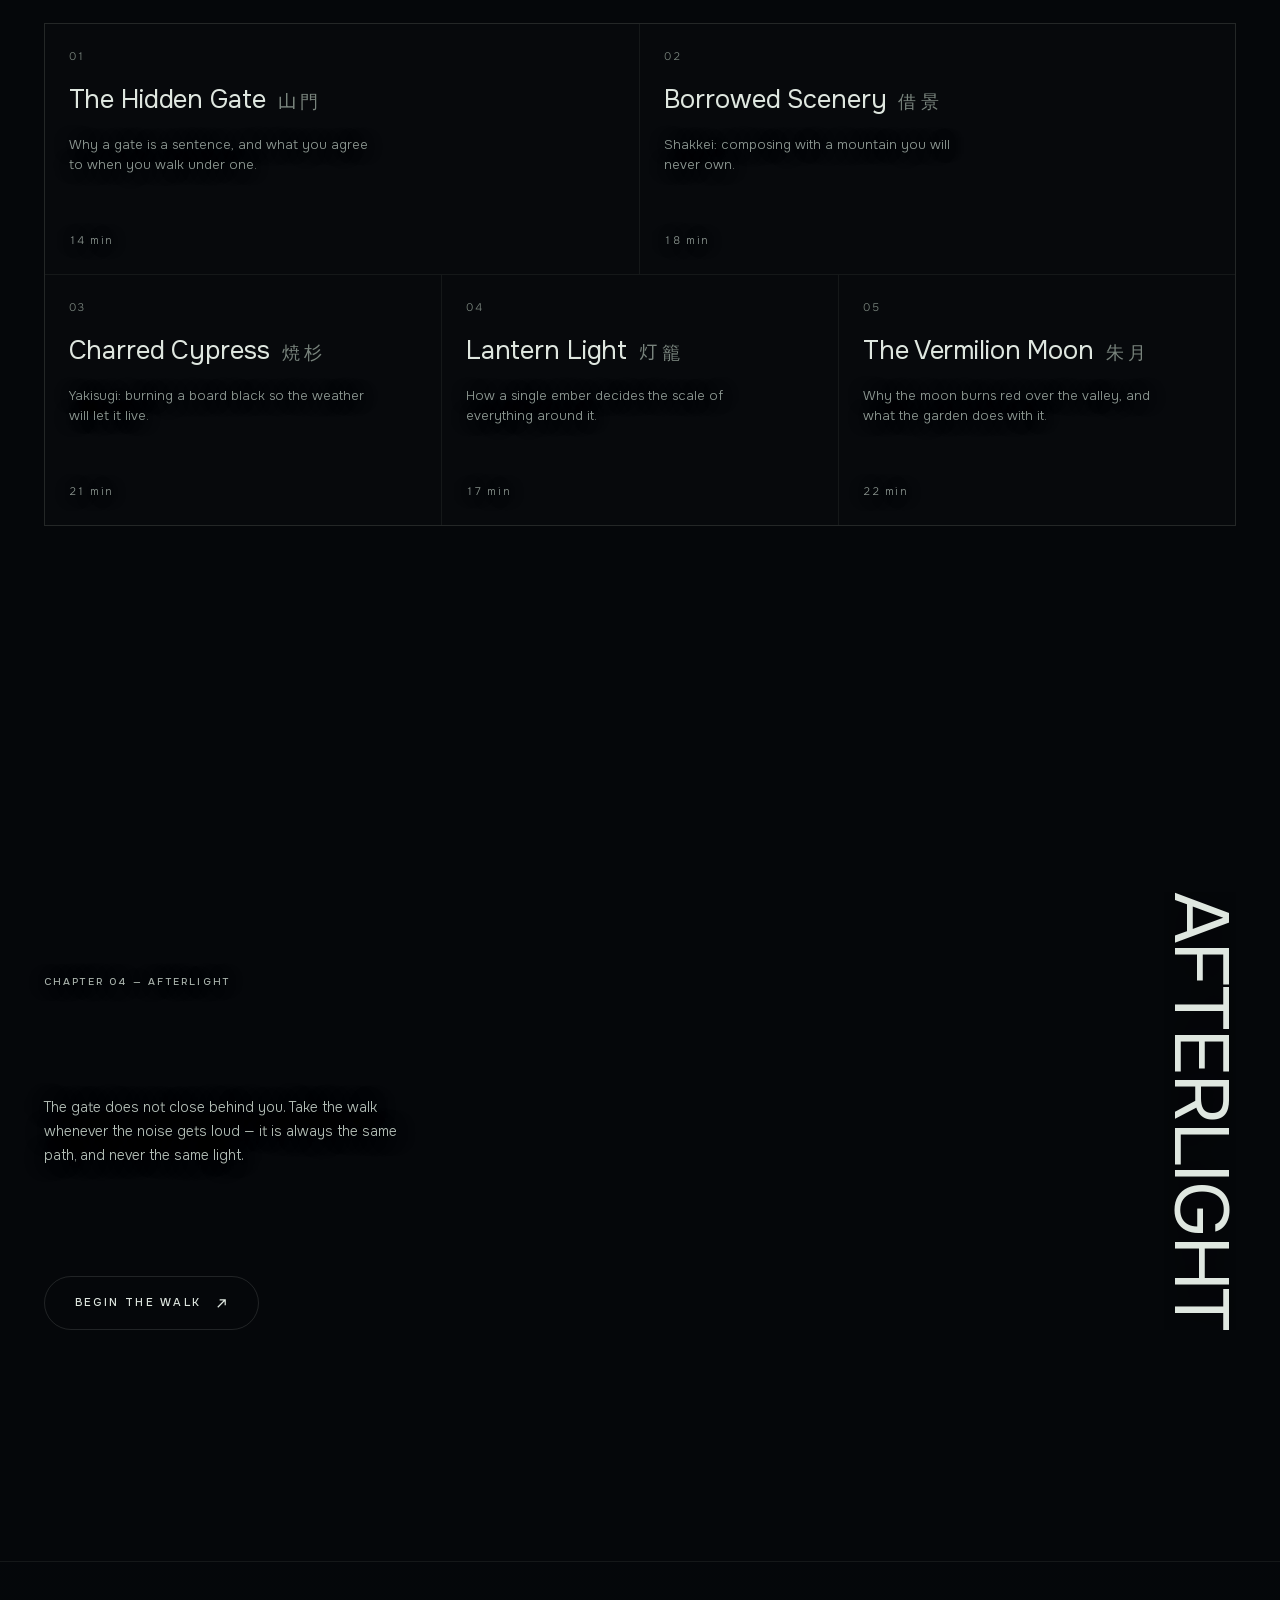
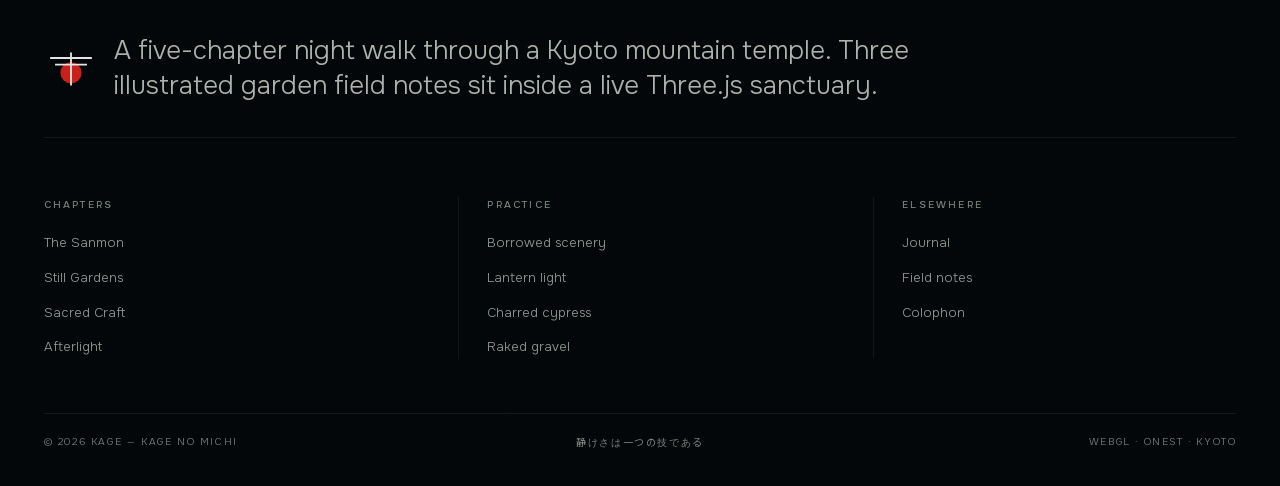
<file: .claude/skills/build-threejs-scroll-worlds/demo/index.html>
<!DOCTYPE html>
<html lang="en">
<head>
<meta charset="utf-8">
<meta name="viewport" content="width=device-width, initial-scale=1, viewport-fit=cover">
<title>Kage — Where stillness reveals the unseen</title>
<meta name="description" content="A five-chapter night walk through a Kyoto mountain temple. Charred cypress, lantern light and a vermilion moon, rendered live in WebGL.">
<link rel="icon" href="data:image/svg+xml,%3Csvg xmlns='http://www.w3.org/2000/svg' viewBox='0 0 32 32'%3E%3Crect width='32' height='32' fill='%2305070a'/%3E%3Ccircle cx='16' cy='17' r='8' fill='%23e0231c'/%3E%3Crect x='4' y='8' width='24' height='2.6' fill='%23dfe7e0'/%3E%3Crect x='7' y='13' width='18' height='2' fill='%23dfe7e0'/%3E%3C/svg%3E">
<link rel="stylesheet" href="secret-pathways-assets/fonts.css">
<style>
/* ============================================================= tokens */
:root{
  --ink:#05070a;          /* page black */
  --ink-2:#0a0e12;        /* raised black */
  --bone:#dfe7e0;         /* the pale sage white of the wordmark */
  --bone-dim:#aab4ad;
  --muted:#78837c;
  --line:rgba(223,231,224,.13);
  --line-soft:rgba(223,231,224,.07);
  --vermilion:#e0231c;
  --ember:#ff5a3c;
  --gold:#c9a24a;
  --pad:clamp(20px, 3.4vw, 56px);
  --nav-h:84px;
  --ease:cubic-bezier(.22,.61,.36,1);
  --ease-out:cubic-bezier(.16,1,.3,1);
  --ease-io:cubic-bezier(.65,0,.35,1);
}
*,*::before,*::after{box-sizing:border-box}
html{ -webkit-text-size-adjust:100%; scroll-behavior:auto; }
body{
  margin:0; background:var(--ink); color:var(--bone);
  font-family:'Onest',system-ui,-apple-system,'Helvetica Neue',sans-serif;
  font-weight:300; font-size:16px; line-height:1.6;
  -webkit-font-smoothing:antialiased; -moz-osx-font-smoothing:grayscale;
  overflow-x:hidden;
}
body.is-locked{ overflow:hidden; height:100vh; }
::selection{ background:var(--vermilion); color:#fff; }
img{max-width:100%;display:block}
a{color:inherit;text-decoration:none}
button{font:inherit;color:inherit;background:none;border:0;cursor:pointer}

/* ============================================================= layers */
#gl{
  position:fixed; inset:0; width:100%; height:100%;
  display:block; z-index:0; background:#05070a;
}
#grain{
  position:fixed; inset:-1px; z-index:60; pointer-events:none;
  opacity:.055; mix-blend-mode:overlay;
  background-repeat:repeat; background-size:180px 180px;
}
#vignette{
  position:fixed; inset:0; z-index:55; pointer-events:none;
  background:radial-gradient(125% 95% at 50% 42%, transparent 40%, rgba(2,4,6,.55) 100%);
}
.page{ position:relative; z-index:10; }

/* ============================================================= type */
.eyebrow{
  font-size:10px; font-weight:500; letter-spacing:.22em; text-transform:uppercase;
  color:var(--bone-dim); text-shadow:0 1px 16px rgba(3,6,8,.9);
}
.jp{ font-family:'NotoJP','Onest',sans-serif; font-weight:400; }
h1,h2,h3{ font-weight:400; margin:0; letter-spacing:-.005em; }
.display{
  text-transform:uppercase; line-height:1.055; letter-spacing:-.012em;
  font-weight:400; text-shadow:0 2px 34px rgba(3,6,8,.72);
}
.h-hero{ font-size:clamp(26px,3.05vw,46px); }
.h-sec{ font-size:clamp(30px,4.0vw,60px); }
.body-lg{ font-size:clamp(14px,1.02vw,17px); line-height:1.72; color:#b4bfb7; font-weight:300; text-shadow:0 1px 20px rgba(3,6,8,.88); }
.body{ font-size:14px; line-height:1.68; color:#9aa5a0; font-weight:300; text-shadow:0 1px 18px rgba(3,6,8,.85); }
.num{ font-size:clamp(26px,2.5vw,36px); font-weight:300; letter-spacing:-.02em; color:var(--bone); font-variant-numeric:tabular-nums; }

/* ============================================================= reveal */
[data-rv]{ opacity:0; }
[data-rv="up"]{ transform:translate3d(0,26px,0); }
[data-rv="fade"]{ transform:none; }
[data-rv].rv-in{ opacity:1; transform:none;
  transition:opacity .9s var(--ease-out), transform 1.05s var(--ease-out); }
.mask-line{ display:block; overflow:hidden; }
.mask-line:not(.word-reveal) > span{ display:block; transform:translate3d(0,110%,0); }
.rv-in .mask-line:not(.word-reveal) > span, .mask-line:not(.word-reveal).rv-in > span{ transform:none; }
.mask-line:not(.word-reveal) > span{ transition:transform 1.05s var(--ease-out); }
.word-mask{ display:inline-block; overflow:hidden; vertical-align:top; }
.word{
  display:inline-block; opacity:0; transform:translate3d(0,112%,0); will-change:transform,opacity;
  transition:transform .82s var(--ease-out), opacity .5s var(--ease-out);
  transition-delay:var(--word-delay,0ms);
}
.word-reveal.rv-in .word{ opacity:1; transform:none; }

/* ============================================================= preloader */
#pre{
  position:fixed; inset:0; z-index:100; background:#05070a;
  display:flex; align-items:center; justify-content:center;
  transition:opacity .8s var(--ease), visibility .8s;
}
#pre.done{ opacity:0; visibility:hidden; pointer-events:none; }
.pre-in{ width:min(420px,74vw); text-align:center; }
.pre-mark{ margin:0 auto 26px; width:44px; height:44px; opacity:.9; }
.pre-mark svg{ width:100%; height:100%; display:block; }
.pre-jp{ font-size:12px; letter-spacing:.5em; color:var(--bone-dim); margin-bottom:20px; }
.pre-bar{ position:relative; height:1px; background:rgba(223,231,224,.14); overflow:hidden; }
.pre-bar i{ position:absolute; inset:0 100% 0 0; background:var(--bone); transition:right .35s linear; }
.pre-meta{ display:flex; justify-content:space-between; margin-top:12px;
  font-size:10px; letter-spacing:.2em; text-transform:uppercase; color:var(--muted); }
.pre-meta b{ font-weight:500; color:var(--bone-dim); font-variant-numeric:tabular-nums; }

/* ============================================================= nav */
.nav{
  position:fixed; top:0; left:0; right:0; height:var(--nav-h); z-index:50;
  display:flex; align-items:center; gap:24px; padding:0 var(--pad);
  transition:transform .55s var(--ease), background .5s linear, backdrop-filter .5s linear;
}
.nav::after{
  content:''; position:absolute; left:var(--pad); right:var(--pad); bottom:0; height:1px;
  background:var(--line-soft); opacity:0; transition:opacity .5s;
}
.nav.stuck{ background:rgba(5,7,10,.62); backdrop-filter:blur(14px) saturate(1.1); -webkit-backdrop-filter:blur(14px) saturate(1.1); }
.nav.stuck::after{ opacity:1; }
.nav.hide{ transform:translate3d(0,-101%,0); }
.brand{ display:flex; align-items:center; gap:11px; flex:0 0 auto; }
.brand svg{ width:34px; height:34px; display:block; }
.brand-tx{ display:flex; flex-direction:column; line-height:1; gap:3px; }
.brand-tx b{ font-size:12px; font-weight:500; letter-spacing:.26em; }
.brand-tx i{ font-style:normal; font-size:8px; letter-spacing:.34em; color:var(--muted); }
.nav-links{ display:flex; gap:clamp(18px,2.6vw,46px); margin-left:auto; }
.nav-link{
  position:relative; font-size:11px; font-weight:500; letter-spacing:.2em; text-transform:uppercase;
  color:var(--bone-dim); display:block; height:15px; line-height:15px; overflow:hidden;
}
.nav-link span{ display:block; height:15px; line-height:15px; transition:transform .55s var(--ease-out), color .3s; }
.nav-link .alt{ position:absolute; inset:0; transform:translate3d(0,100%,0); color:var(--bone); letter-spacing:.32em; }
.nav-link:hover span{ transform:translate3d(0,-100%,0); }
.nav-link:hover .alt{ transform:none; }
.nav-link.on{ color:var(--bone); }
.nav-link.on::after{ content:''; position:absolute; left:0; bottom:0; width:100%; height:1px; background:var(--vermilion); }
.nav-burger{ margin-left:clamp(18px,2.6vw,42px); width:26px; height:16px; position:relative; flex:0 0 auto; }
.nav-burger i{ position:absolute; right:0; height:1.5px; background:var(--bone); transition:width .45s var(--ease-out), transform .45s var(--ease-out); }
.nav-burger i:nth-child(1){ top:4px; width:26px; }
.nav-burger i:nth-child(2){ top:11px; width:17px; }
.nav-burger:hover i:nth-child(2){ width:26px; }
.nav-burger:hover i:nth-child(1){ width:17px; }

/* ============================================================= hero */
.hero{ position:relative; min-height:100svh; padding:0 var(--pad); display:flex; flex-direction:column; }
.hero::before{ content:''; position:absolute; left:0; right:0; top:0; height:46%; pointer-events:none;
  background:linear-gradient(rgba(3,6,9,.72), rgba(3,6,9,.34) 46%, transparent); }
.hero-top{ padding-top:calc(var(--nav-h) + clamp(12px,2.6vh,34px)); max-width:min(560px,46vw); position:relative; z-index:2; }
.hero-top .eyebrow{ display:flex; align-items:center; gap:10px; margin-bottom:20px; }
.hero-top .eyebrow .dot{ width:5px; height:5px; border-radius:50%; background:var(--vermilion); box-shadow:0 0 10px var(--vermilion); }
.hero h1{ margin-bottom:18px; }
.hero-sub{ max-width:322px; text-shadow:0 1px 26px rgba(3,6,8,.95); }
.hero-spacer{ flex:1 1 auto; min-height:clamp(140px,26vh,300px); }
.hero-foot{ padding-bottom:clamp(22px,4.2vh,42px); position:relative; z-index:2; }
.hero-cue{ display:flex; align-items:center; justify-content:flex-end; gap:12px; margin-bottom:14px;
  font-size:9px; letter-spacing:.3em; text-transform:uppercase; color:var(--muted); }
.hero-cue .track{ width:54px; height:1px; background:var(--line); position:relative; overflow:hidden; }
.hero-cue .track i{ position:absolute; inset:0; background:var(--bone); transform-origin:left;
  animation:cue 2.8s var(--ease-io) infinite; }
.chapters{
  display:grid; grid-template-columns:repeat(4,1fr); gap:clamp(14px,2.4vw,40px);
  border-top:1px solid var(--line-soft); padding-top:18px;
}
.chip{ display:flex; gap:14px; align-items:flex-start; cursor:pointer; }
.chip .num{ line-height:1; flex:0 0 auto; transition:color .4s, transform .5s var(--ease-out); }
.chip .tx{ min-width:0; padding-top:3px; }
.chip b{ display:block; font-size:10px; font-weight:500; letter-spacing:.2em; text-transform:uppercase;
  color:var(--bone-dim); margin-bottom:6px; transition:color .4s;
  text-shadow:0 1px 16px rgba(3,6,8,.9); }
.chip p{ margin:0; font-size:11px; line-height:1.5; color:#7d8781; max-width:22ch;
  transition:color .4s; }
.chip:hover .num{ color:var(--ember); transform:translate3d(0,-2px,0); }
.chip:hover b{ color:var(--bone); }
.chip:hover p{ color:var(--bone-dim); }
.chip.on .num{ color:var(--ember); }
.chip.on b{ color:var(--bone); }
/* the floating window: a generated Sanmon still carried over the hero */
.peek{
  position:absolute; z-index:2; right:clamp(78px,11vw,190px); top:clamp(132px,25vh,238px);
  width:clamp(150px,16vw,262px); display:block;
  transition:transform .8s var(--ease-out);
}
.peek-fr{ display:block; aspect-ratio:16/10;
  background:linear-gradient(180deg, rgba(3,6,9,.04) 24%, rgba(3,6,9,.48) 100%),
    url('secret-pathways-assets/generated/kage-sanmon-preview.webp') center / cover no-repeat;
  outline:1px solid rgba(223,231,224,.16); outline-offset:-1px;
  box-shadow:0 34px 70px -30px rgba(0,0,0,.9); transition:outline-color .5s; }
.peek:hover{ transform:translate3d(0,-5px,0); }
.peek:hover .peek-fr{ outline-color:rgba(223,231,224,.42); }
.peek-play{ position:absolute; top:0; right:0; left:0; bottom:auto; aspect-ratio:16/10;
  display:grid; place-items:center; pointer-events:none; }
.peek-play svg{ width:clamp(30px,3.2vw,46px); height:auto; filter:drop-shadow(0 2px 12px rgba(0,0,0,.7));
  transition:transform .55s var(--ease-out); }
.peek:hover .peek-play svg{ transform:scale(1.14); }
.peek-cap{ display:flex; align-items:baseline; gap:9px; margin-top:9px; }
.peek-cap b{ font-size:11px; font-weight:400; letter-spacing:.24em; color:var(--bone-dim); }
.peek-cap i{ font-style:normal; font-size:9px; letter-spacing:.2em; text-transform:uppercase; color:var(--muted); }
@media (max-width:820px){ .peek{ display:none; } }

.hero-side{
  position:absolute; z-index:2; right:var(--pad); top:50%; transform:translateY(-50%);
  display:flex; flex-direction:column; align-items:center; gap:14px; pointer-events:none;
}
.hero-side .v{ writing-mode:vertical-rl; font-size:13px; letter-spacing:.62em; color:rgba(223,231,224,.5); }
@keyframes cue{ 0%{transform:scaleX(0)} 42%{transform:scaleX(1)} 100%{transform:scaleX(1) translateX(100%)} }

/* ============================================================= sections */
.sec{ position:relative; padding:clamp(88px,15vh,190px) var(--pad); }
.sec::before{
  content:''; position:absolute; inset:-22% -4%; z-index:-1; pointer-events:none;
  background:radial-gradient(110% 62% at 30% 50%, rgba(4,7,10,.88), rgba(4,7,10,.62) 42%, rgba(4,7,10,.18) 74%, rgba(4,7,10,0));
  /* A chapter's scrim is there to hold its own copy off the sanctuary, and it
     is inset -22% so its edges never land as a seam. That overshoot, plus the
     section's top padding, means it was washing most of a screen of scene
     above the chapter — the frame stayed masked long after the hero had let
     go of it. The mask takes the top of it back off: nothing at the very top,
     full strength by the time the chapter's own first line arrives. */
  -webkit-mask-image:linear-gradient(transparent, #000 44%);
          mask-image:linear-gradient(transparent, #000 44%);
}
#pathways::before{ background:radial-gradient(108% 64% at 50% 50%, rgba(4,7,10,.70), rgba(4,7,10,.44) 50%, rgba(4,7,10,0)); }
#eternity::before{ background:radial-gradient(82% 58% at 50% 46%, rgba(4,7,10,.26), rgba(4,7,10,.66) 56%, rgba(4,7,10,.90) 82%, rgba(4,7,10,0)); }
.foot::before{
  content:''; position:absolute; inset:0; z-index:-1; pointer-events:none;
  background:linear-gradient(rgba(4,7,10,.55), rgba(4,7,10,.94) 40%, rgba(4,7,10,.98));
}
.sec-head{ display:flex; align-items:baseline; gap:16px; margin-bottom:clamp(30px,5vh,66px); }
.sec-head .k{ font-size:10px; font-weight:500; letter-spacing:.24em; text-transform:uppercase; color:var(--muted); }
.sec-head .k b{ color:var(--vermilion); font-weight:500; }
.rule{ flex:1 1 auto; height:1px; background:var(--line-soft); }

/* — chapter I: the gate */
.gate-grid{ display:grid; grid-template-columns:minmax(0,1.02fr) minmax(0,1fr); gap:clamp(28px,5vw,90px); align-items:start; }
.gate-grid h2{ max-width:11ch; }
.gate-copy{ padding-top:6px; }
.gate-copy .lead{ font-size:clamp(15px,1.16vw,19px); line-height:1.66; color:#c2cdc5; text-shadow:0 1px 20px rgba(3,6,8,.9); }
.gate-copy .lead + p{ margin-top:20px; }
.arrowlink{ display:inline-flex; align-items:center; gap:12px; margin-top:34px;
  font-size:11px; font-weight:500; letter-spacing:.2em; text-transform:uppercase; color:var(--bone); }
.arrowlink .ar{ width:34px; height:34px; border:1px solid var(--line); border-radius:50%;
  display:grid; place-items:center; transition:background .45s var(--ease), border-color .45s, transform .5s var(--ease-out); }
.arrowlink .ar svg{ width:13px; height:13px; transition:transform .5s var(--ease-out); }
.arrowlink:hover .ar{ background:var(--bone); border-color:var(--bone); }
.arrowlink:hover .ar svg{ transform:translate3d(2px,-2px,0); }
.arrowlink:hover .ar svg path{ stroke:#05070a; }
.gate-stats{ display:flex; gap:clamp(24px,4vw,62px); margin-top:clamp(46px,8vh,96px); border-top:1px solid var(--line-soft); padding-top:24px; }
.gate-stats div b{ display:block; font-size:clamp(22px,2.1vw,32px); font-weight:300; letter-spacing:-.02em; }
.gate-stats div span{ font-size:10px; letter-spacing:.2em; text-transform:uppercase; color:var(--muted); }

/* — chapter II: pathways cards */
.cards{ display:grid; grid-template-columns:repeat(3,1fr); gap:clamp(10px,1.4vw,22px); align-items:start; }
.card{ position:relative; cursor:pointer; }
.card:nth-child(1){ transform:translateY(0); }
.card:nth-child(2){ transform:translateY(clamp(26px,5vw,74px)); }
.card:nth-child(3){ transform:translateY(clamp(52px,10vw,148px)); }
/* the frame is a hole punched in the page — the scene is rendered straight
   into this rectangle with a scissored viewport, so each card is a live
   window onto a different corner of the sanctuary */
.card-fr{
  position:relative; aspect-ratio:4/5; background:transparent;
  outline:1px solid var(--line-soft); outline-offset:-1px;
  transition:outline-color .5s var(--ease);
}
.card:hover .card-fr{ outline-color:rgba(223,231,224,.30); }
.card:nth-child(1) .card-fr{
  background:
    linear-gradient(180deg,rgba(3,6,9,.04) 36%,rgba(3,6,9,.72) 100%),
    url('secret-pathways-assets/generated/kage-approach.webp') center / cover no-repeat;
}
.card:nth-child(2) .card-fr{
  background:
    linear-gradient(180deg,rgba(3,6,9,.06) 36%,rgba(3,6,9,.74) 100%),
    url('secret-pathways-assets/generated/kage-lantern-court.webp') center / cover no-repeat;
}
.card:nth-child(3) .card-fr{
  background:
    linear-gradient(180deg,rgba(3,6,9,.05) 36%,rgba(3,6,9,.74) 100%),
    url('secret-pathways-assets/generated/kage-moonwater.webp') center / cover no-repeat;
}
.card-fr::after{ content:''; position:absolute; inset:0;
  background:linear-gradient(transparent 46%, rgba(4,6,9,.80)); pointer-events:none; }
/* The fabric overdraws its card by CL_BLEED on every side so the billow and
   the contact shadow have somewhere to go, so the frame cannot clip it. The
   card's outline is not here at all: it is drawn in the cloth shader, where it
   can follow the folds instead of tracing the flat box behind them. */
.cloth-out{ position:absolute; pointer-events:none; z-index:1; }
.on-cloth{ background:none !important; outline:0 !important; overflow:visible; }
.on-cloth::after{ display:none; }

/* ------------------------------------------------- the lights in the stills
   The three plates each have one source in them — two blood moons and a lit
   stone lantern — and they are the only warm thing in an otherwise cold set of
   images. A glow laid over each one, screened so it adds light rather than
   painting over it, is enough to make a flat still look like it is burning.

   Two tracks per light, at durations that do not divide into each other: the
   wrapper swells, the gradient inside it pulses. One track on its own reads as
   a loop within a couple of seconds; two beating against each other do not
   come back around inside the time anyone looks at a card.

   The moon and the lantern are not the same event. A flame gutters — short,
   irregular, deep — so the lantern's track is written unevenly by hand. A moon
   only breathes through moving air, so the moons get a slow, shallow swell and
   nothing more. Giving them both a flicker is what makes this kind of thing
   look like a novelty; the difference is the whole effect. */
.card-fr{ isolation:isolate; }        /* keep the screen blend inside the card */
.glow{
  position:absolute; z-index:1; pointer-events:none;
  left:var(--gx); top:var(--gy); width:calc(var(--gr) * 2); aspect-ratio:1;
  translate:-50% -50%;                /* leaves transform free for the swell */
  mix-blend-mode:screen;
  animation:glow-swell var(--gt2) var(--ease-io) infinite alternate;
}
.glow::before{
  content:''; position:absolute; inset:0; border-radius:50%;
  background:radial-gradient(closest-side, var(--gc1), var(--gc2) 40%, transparent 72%);
  animation:glow-pulse var(--gt) var(--ease-io) infinite;
}
@keyframes glow-swell{ from{ transform:scale(.93); } to{ transform:scale(1.07); } }
@keyframes glow-pulse{ from{ opacity:.78; } 50%{ opacity:1; } to{ opacity:.78; } }
/* a flame does not breathe, it gutters */
@keyframes glow-flame{
  0%{ opacity:.74 }   6%{ opacity:.97 }  12%{ opacity:.63 }  19%{ opacity:.90 }
  27%{ opacity:.55 }  34%{ opacity:.94 } 42%{ opacity:.71 }  51%{ opacity:1 }
  58%{ opacity:.60 }  66%{ opacity:.88 } 74%{ opacity:.67 }  83%{ opacity:.96 }
  91%{ opacity:.72 } 100%{ opacity:.74 }
}
.glow--flame::before{ animation-name:glow-flame; }
.glow--flame{ animation-duration:var(--gt2); }
@media (prefers-reduced-motion:reduce){
  .glow, .glow::before{ animation:none; }
}
.no-webgl .card-fr{ background:linear-gradient(150deg,#101a1d,#0a0d10 62%,#1a0c0b); }
/* If WebGL will not start, the page stays a page: the scene simply becomes a
   still, and the wordmark moves from the 3-D layer into the document. */
.word-fb{ display:none; }
.no-webgl #gl, .no-webgl .peek-play{ display:none; }
/* fixed, or the gradient is measured against a 6000-pixel body box and the
   moon ends up somewhere around the curriculum table */
.no-webgl body{ background:
  radial-gradient(11vw 11vw at 73% 17%, rgba(232,52,28,.95), rgba(158,20,16,.62) 44%, rgba(96,12,12,.20) 64%, transparent 72%),
  radial-gradient(38vw 32vw at 50% 46%, rgba(228,104,24,.40), rgba(122,42,10,.18) 54%, transparent 74%),
  radial-gradient(120% 80% at 50% 0%, rgba(120,150,158,.16), transparent 60%), #05070a;
  background-attachment:fixed; }
.no-webgl .peek-fr{ background:linear-gradient(160deg,#162326,#0b1013 55%,#241010); }
.no-webgl .word-fb{
  display:block; position:absolute; left:0; right:0; bottom:16%; z-index:1;
  font-family:'Wordmark','Onest',sans-serif; font-weight:600; font-size:21.4vw; line-height:.78;
  letter-spacing:.052em; text-align:center; pointer-events:none;
  background:linear-gradient(#e2ece5, #97a89c); -webkit-background-clip:text; background-clip:text;
  color:transparent;
}
/* The live hero has no foot scrim, but the fallback still needs one: there it
   stands on a bright CSS sky rather than a night scene, and the chips and the
   wordmark have nothing else holding them off it. So this carries the whole
   declaration now rather than re-colouring one it used to inherit. */
.no-webgl .hero::after{ content:''; position:absolute; left:0; right:0; bottom:0; height:34%;
  pointer-events:none; background:linear-gradient(transparent, rgba(3,5,8,.72) 52%, rgba(3,5,8,.96)); }
.no-webgl .sec::before, .no-webgl #pathways::before, .no-webgl #eternity::before{ background:none; }
.card-lab{ position:absolute; left:16px; right:16px; bottom:14px; z-index:2;
  display:flex; align-items:flex-end; justify-content:space-between; gap:10px; }
.card-lab b{ font-size:clamp(13px,1.15vw,17px); font-weight:400; letter-spacing:.02em; text-transform:uppercase; }
.card-lab .jp{ font-size:11px; letter-spacing:.3em; color:rgba(223,231,224,.62); }
.card-ar{ position:absolute; top:14px; right:14px; z-index:2; width:26px; height:26px;
  opacity:0; transform:translate3d(-4px,4px,0); transition:.5s var(--ease-out); }
.card:hover .card-ar{ opacity:1; transform:none; }
.card-meta{ display:flex; justify-content:space-between; margin-top:12px;
  font-size:10px; letter-spacing:.16em; text-transform:uppercase; color:var(--muted); }

/* — chapter III: curriculum */
.cur-head{ display:grid; grid-template-columns:minmax(0,1fr) minmax(0,.72fr); gap:clamp(28px,5vw,90px); align-items:end; margin-bottom:clamp(34px,6vh,72px); }
.cur-head h2{ max-width:13ch; }
.cur{ border-top:1px solid var(--line-soft); }
.les{
  position:relative; display:grid; align-items:center;
  grid-template-columns:64px minmax(0,1.05fr) minmax(0,1.25fr) 86px;
  gap:clamp(14px,2.4vw,40px);
  padding:clamp(20px,2.4vw,30px) 0; border-bottom:1px solid var(--line-soft);
  cursor:pointer; transition:padding .5s var(--ease-out);
}
.les::before{ content:''; position:absolute; left:calc(var(--pad) * -1); right:0; top:0; bottom:0;
  background:linear-gradient(90deg, rgba(224,35,28,.09), transparent 46%);
  opacity:0; transition:opacity .55s var(--ease); pointer-events:none; }
.les:hover::before{ opacity:1; }
.les:hover{ padding-left:clamp(8px,1.2vw,18px); }
.les .k{ font-size:11px; letter-spacing:.16em; color:var(--muted); font-variant-numeric:tabular-nums; transition:color .4s; }
.les:hover .k{ color:var(--vermilion); }
.les h3{ font-size:clamp(16px,1.5vw,23px); font-weight:400; letter-spacing:-.005em; }
.les h3 em{ font-style:normal; font-family:'NotoJP',sans-serif; font-size:.72em; color:var(--muted); margin-left:12px; letter-spacing:.24em; }
.les p{ margin:0; font-size:13px; line-height:1.6; color:#909b95; text-shadow:0 1px 16px rgba(3,6,8,.92); }
.les .t{ text-align:right; font-size:11px; letter-spacing:.14em; color:#8b958f; font-variant-numeric:tabular-nums; text-shadow:0 1px 16px rgba(3,6,8,.92); }
.les .bar{ position:absolute; left:0; bottom:-1px; height:1px; width:100%; background:var(--vermilion);
  transform:scaleX(0); transform-origin:left; transition:transform .7s var(--ease-out); }
.les:hover .bar{ transform:scaleX(1); }

/* — chapter IV: eternity */
.fin{ min-height:100svh; display:flex; flex-direction:column; justify-content:center; align-items:center; text-align:center; }
.fin .eyebrow{ margin-bottom:26px; }
.fin h2{ font-size:clamp(38px,7.4vw,124px); line-height:.94; letter-spacing:-.03em; text-transform:uppercase; }
.fin p{ max-width:44ch; margin:26px auto 0; }
.cta{
  position:relative; display:inline-flex; align-items:center; gap:14px; margin-top:44px;
  padding:17px 30px; border:1px solid var(--line); border-radius:100px; overflow:hidden;
  font-size:11px; font-weight:500; letter-spacing:.22em; text-transform:uppercase;
  transition:color .45s var(--ease), border-color .45s;
}
.cta i{ position:absolute; inset:0; background:var(--bone); transform:translate3d(0,101%,0);
  transition:transform .62s var(--ease-out); z-index:-1; }
.cta span,.cta svg{ position:relative; z-index:1; }
.cta:hover{ color:#05070a; border-color:var(--bone); }
.cta:hover i{ transform:none; }
.cta:hover svg path{ stroke:#05070a; }

/* — footer */
.foot{ position:relative; padding:clamp(50px,8vh,96px) var(--pad) clamp(26px,4vh,40px);
  border-top:1px solid var(--line-soft); }
.foot-grid,.foot-base{ position:relative; }
.foot-grid{ display:grid; grid-template-columns:minmax(0,1.4fr) repeat(3,minmax(0,.6fr)); gap:clamp(22px,4vw,60px); }
.foot h4{ margin:0 0 16px; font-size:10px; font-weight:500; letter-spacing:.22em; text-transform:uppercase; color:var(--muted); }
.foot ul{ list-style:none; margin:0; padding:0; display:flex; flex-direction:column; gap:9px; }
.foot li a{ font-size:13px; color:#8f9a93; transition:color .35s; }
.foot li a:hover{ color:var(--bone); }
.foot-brand p{ margin:16px 0 0; max-width:34ch; font-size:13px; color:#79847e; }
.foot-base{ display:flex; justify-content:space-between; align-items:center; gap:20px; flex-wrap:wrap;
  margin-top:clamp(38px,6vh,74px); padding-top:20px; border-top:1px solid var(--line-soft);
  font-size:10px; letter-spacing:.16em; text-transform:uppercase; color:var(--muted); }

/* ============================================================= progress rail */
.rail{ position:fixed; right:calc(var(--pad) - 4px); top:50%; transform:translateY(-50%); z-index:45;
  display:flex; flex-direction:column; gap:12px; align-items:center; }
.rail button{ width:22px; height:10px; display:grid; place-items:center; }
.rail i{ display:block; width:14px; height:1px; background:rgba(223,231,224,.26); transition:.5s var(--ease-out); }
.rail button.on i{ width:22px; background:var(--bone); }
.rail button:hover i{ width:22px; background:var(--bone-dim); }

/* ============================================================= cursor */
.cur-dot{ position:fixed; z-index:80; top:0; left:0; width:26px; height:26px; margin:-13px 0 0 -13px;
  border:1px solid rgba(223,231,224,.42); border-radius:50%; pointer-events:none;
  transition:width .35s var(--ease-out), height .35s var(--ease-out), margin .35s var(--ease-out),
             background .35s, border-color .35s, opacity .3s; opacity:0; }
.cur-dot.act{ width:52px; height:52px; margin:-26px 0 0 -26px; background:rgba(223,231,224,.07); border-color:rgba(223,231,224,.6); }
@media (hover:hover) and (pointer:fine){ .cur-dot{ opacity:1 } }

/* ============================================================= responsive */
@media (max-width:1080px){
  .hero-top{ max-width:none; }
  .gate-grid{ grid-template-columns:1fr; gap:26px; }
  .cur-head{ grid-template-columns:1fr; gap:18px; }
  .les{ grid-template-columns:44px minmax(0,1fr) 74px; }
  .les p{ display:none; }
  .foot-grid{ grid-template-columns:1fr 1fr; }
}
@media (max-width:820px){
  .nav-links{
    display:flex; position:fixed; top:0; right:0; bottom:0; width:min(84vw,360px);
    padding:calc(var(--nav-h) + 28px) var(--pad) 34px; flex-direction:column; align-items:flex-start; gap:0;
    background:rgba(3,6,9,.98); border-left:1px solid var(--line-soft);
    transform:translate3d(100%,0,0); opacity:0; visibility:hidden; pointer-events:none;
    transition:transform .65s var(--ease-out), opacity .4s, visibility 0s linear .65s;
  }
  .nav.menu-open .nav-links{
    transform:none; opacity:1; visibility:visible; pointer-events:auto; transition-delay:0s;
  }
  .nav-links .nav-link{
    width:100%; height:auto; padding:17px 0; overflow:visible; border-bottom:1px solid var(--line-soft);
    font-size:17px; line-height:1.2;
  }
  .nav-links .nav-link span{ height:auto; line-height:1.2; transform:none !important; }
  .nav-links .nav-link .alt{ position:static; margin-top:6px; font-size:10px; color:var(--muted); }
  .nav-burger.active i:nth-child(1){ top:7px; width:26px; transform:rotate(45deg); }
  .nav-burger.active i:nth-child(2){ top:7px; width:26px; transform:rotate(-45deg); }
  html.nav-open,html.nav-open body{ overflow:hidden; }
  .rail{ display:none; }
  .hero-side{ display:none; }
  .chapters{ grid-template-columns:repeat(2,1fr); gap:18px 14px; }
  .chip p{ font-size:10px; }
  .cards{ grid-template-columns:1fr; gap:14px; }
  .card:nth-child(2),.card:nth-child(3){ transform:none; }
  .gate-stats{ flex-wrap:wrap; gap:20px 34px; }
  .foot-grid{ grid-template-columns:1fr; }
  .hero-cue{ display:none; }
}
/* ================================================== section layouts (B set)
   The six sections ship their B compositions — hero split, story spread,
   gardens mosaic, chapter atlas, gallery closing, manifesto footer. They are
   keyed off stable body data attributes so the rules above keep reading as
   the plain grammar of the page and every B override stays in one block.   */

/* — hero B · split: an editorial reading column holds the left, a compact
     numbered index sits under it, and the live scene window becomes a low,
     right-hand counterweight. The scene itself remains untouched.

     The column carried a 90° scrim over the left three-quarters of the frame.
     It has gone: the sanctuary is already near-black behind the reading, and
     measured against it the copy loses almost nothing without it — the
     headline 15.98:1 to 15.47:1, the standfirst 7.94:1 to 7.75:1, the index
     16.11:1 to 16.08:1, all far past what either needs. It was darkening the
     approach, the gate and the lower steps to buy half a point of contrast
     nobody was short of. */
body[data-layout-hero="b"] .hero-top{ margin-left:0; max-width:min(590px,46vw); }
body[data-layout-hero="b"] .hero-foot{ width:min(480px,40vw); margin-left:0; }
body[data-layout-hero="b"] .hero-cue{ justify-content:flex-start; }
body[data-layout-hero="b"] .chapters{ grid-template-columns:repeat(4,minmax(0,1fr)); gap:12px; }
body[data-layout-hero="b"] .chip{ position:relative; flex-direction:column; gap:0; }
body[data-layout-hero="b"] .chip .num{ font-size:clamp(29px,3.1vw,48px); }
body[data-layout-hero="b"] .chip .tx{
  position:absolute; width:1px; height:1px; overflow:hidden; clip:rect(0 0 0 0);
  clip-path:inset(50%); white-space:nowrap;
}
/* the live window drops into the open right corner, away from the reading
   column and the oversized 3-D wordmark */
body[data-layout-hero="b"] .peek{
  left:auto; right:var(--pad); top:auto; bottom:clamp(38px,7vh,96px);
}
body[data-layout-hero="b"] .peek-cap b.jp{ font-size:clamp(20px,2.2vw,34px); letter-spacing:.18em; }
/* The Japanese title reads down the right edge, hung under the navigation —
   the one mark on that side of the frame now that the romanization has gone. */
body[data-layout-hero="b"] .hero-side{
  left:auto; right:var(--pad); top:calc(var(--nav-h) + clamp(14px,3vh,42px));
  bottom:auto; transform:none; display:block;
}
body[data-layout-hero="b"] .hero-side .v{
  position:static; transform:none;
  font-size:clamp(30px,3.2vw,54px); letter-spacing:.12em; color:rgba(223,231,224,.62);
}

/* — story B · spread: the title crosses two columns, the reading column is
     held to the right, and the figures become a ruled band. */
body[data-layout-story="b"] .gate-grid{
  grid-template-columns:minmax(120px,.38fr) minmax(0,1.08fr) minmax(280px,.88fr);
  gap:clamp(20px,3vw,54px);
}
body[data-layout-story="b"] .gate-grid h2{ grid-column:1 / 3; max-width:13ch; }
body[data-layout-story="b"] .gate-copy{ grid-column:3; }
body[data-layout-story="b"] .gate-stats{ display:grid; grid-template-columns:repeat(4,1fr); gap:0; }
body[data-layout-story="b"] .gate-stats div{ min-height:108px; padding:18px; border-left:1px solid var(--line-soft); }
body[data-layout-story="b"] .gate-stats div:last-child{ border-right:1px solid var(--line-soft); }

/* — gardens B · mosaic: one immersive live window beside two stacked ones.
     The cards stretch to their rows and the frames flex, so the two small
     viewports meet the tall one exactly instead of drifting apart. */
body[data-layout-gallery="b"] .cards{
  grid-template-columns:minmax(0,1.55fr) minmax(260px,.75fr);
  grid-template-rows:repeat(2,minmax(0,1fr));
  gap:14px; align-items:stretch;
}
body[data-layout-gallery="b"] .card{ transform:none; display:flex; flex-direction:column; min-height:0; }
body[data-layout-gallery="b"] .card-fr{ aspect-ratio:auto; flex:1 1 auto; min-height:0; }
body[data-layout-gallery="b"] .card:first-child{ grid-row:1 / 3; }
body[data-layout-gallery="b"] .card:first-child .card-fr{ flex:0 0 auto; height:min(72vh,760px); }
body[data-layout-gallery="b"] .card:not(:first-child) .card-fr{ min-height:200px; }

/* — chapters B · atlas: a two-then-three plate grid instead of a syllabus.
     Number and title sit at the top of each plate, the running time drops to
     the foot of it. */
body[data-layout-curriculum="b"] .cur-head{ grid-template-columns:minmax(0,.72fr) minmax(0,1.2fr); align-items:start; }
body[data-layout-curriculum="b"] .cur{
  display:grid; grid-template-columns:repeat(6,1fr); gap:1px;
  background:var(--line-soft); border:1px solid var(--line-soft);
}
body[data-layout-curriculum="b"] .les{
  display:flex; flex-direction:column; align-items:flex-start; min-height:250px;
  padding:24px; gap:14px; border:0; background:rgba(5,7,10,.84); overflow:hidden;
}
body[data-layout-curriculum="b"] .les:nth-child(-n+2){ grid-column:span 3; }
body[data-layout-curriculum="b"] .les:nth-child(n+3){ grid-column:span 2; }
body[data-layout-curriculum="b"] .les::before{ left:0; background:linear-gradient(145deg,rgba(224,35,28,.13),transparent 58%); }
body[data-layout-curriculum="b"] .les:hover{ padding-left:32px; }
body[data-layout-curriculum="b"] .les h3{ font-size:clamp(20px,2vw,30px); }
body[data-layout-curriculum="b"] .les p{ display:block; max-width:34ch; }
body[data-layout-curriculum="b"] .les .t{ text-align:left; margin-top:auto; }

/* — closing B · gallery: the title hangs vertically on the right while the
     chapter mark, the last line and the call to action run down the left. */
body[data-layout-closing="b"] .fin{
  display:grid; grid-template-columns:minmax(260px,.7fr) minmax(0,1.3fr); grid-template-rows:auto auto auto;
  align-content:center; align-items:end; text-align:left;
  column-gap:clamp(40px,7vw,120px); row-gap:clamp(16px,2.6vh,30px);
}
body[data-layout-closing="b"] .fin .eyebrow{ grid-column:1; grid-row:1; margin:0; }
body[data-layout-closing="b"] .fin h2{
  grid-column:2; grid-row:1 / 4; align-self:center; justify-self:end;
  font-size:clamp(52px,6vw,82px); writing-mode:vertical-rl;
}
body[data-layout-closing="b"] .fin p{ grid-column:1; grid-row:2; margin:0; }
body[data-layout-closing="b"] .fin .cta{ grid-column:1; grid-row:3; justify-self:start; margin-top:4px; }

/* — footer B · manifesto: the statement leads, the navigation becomes a
     compact ruled index beneath it. */
body[data-layout-footer="b"] .foot-grid{ grid-template-columns:repeat(3,1fr); }
body[data-layout-footer="b"] .foot-brand{
  grid-column:1 / -1; display:grid; grid-template-columns:70px minmax(0,1fr); align-items:center;
  padding-bottom:34px; margin-bottom:8px; border-bottom:1px solid var(--line-soft);
}
body[data-layout-footer="b"] .foot-brand svg{ width:54px; height:54px; }
body[data-layout-footer="b"] .foot-brand p{
  margin:0; max-width:48ch; font-size:clamp(18px,2vw,30px); line-height:1.35; color:var(--bone-dim);
}
body[data-layout-footer="b"] .foot-grid > div:nth-child(n+3){
  padding-left:clamp(18px,2.2vw,34px); border-left:1px solid var(--line-soft);
}
body[data-layout-footer="b"] .foot-base{ display:grid; grid-template-columns:1fr auto 1fr; }
body[data-layout-footer="b"] .foot-base span:last-child{ text-align:right; }

/* ================================================= foreground layers (KAGE)
   The transparent PNG library in secret-pathways-assets/foreground/png is
   introduced as a near plane. Each section carries one .fg box holding a few
   cut-outs that stand between the live sanctuary and the reading: the scene
   itself is untouched, this is only the garden that grows in front of it.

   The cut-outs are the nearest plane on the page, so they sit in front of the
   reading rather than behind it. Inside .page — itself z-index:10, above the
   #gl canvas at 0:
     -1   .sec::before / .foot::before   the section scrims
      2   headings, copy, links, cards, stats, CTA
      3   .fg                            the cut-outs: aria-hidden, inert
   .page caps everything it holds at tier 10, which is under the fixed
   furniture (rail 45, nav 50), so the chapter's live near plane is moved out
   to #fg-sky at 52 — over the layout and the navigation both, and still under
   the passes that treat the frame as one image: vignette 55, grain 60,
   cursor 80.

   A stage is only ever shown while its own chapter holds the viewport, and
   only in the fixed bottom-anchored form. Parked back in its section it is
   inert and invisible: a near plane that scrolls with the page reads as
   wallpaper printed on the document rather than as something standing between
   the camera and the scene, so there is no second, section-owned appearance.
   Every piece is therefore placed from the bottom edge of that fixed plane —
   left/right and bottom, never top.

   The entrance is driven by the chapter, not by the scroll observer: each
   [data-fg-in] piece rises from the edge it is anchored to when its stage goes
   live, one every 90ms in DOM order, and the reduced-motion block at the foot
   of this sheet flattens it. The wrapper owns the entrance and animates
   opacity and transform only; the artwork itself remains at full opacity, with
   the reading protected by the layer order rather than a translucent
   foreground treatment. */
.fg{
  position:absolute; inset:0; z-index:3;
  overflow:visible; pointer-events:none;
}
/* the host for whichever chapter currently owns the near plane — no box of
   its own, since every stage it holds is position:fixed to the viewport */
#fg-sky{
  position:fixed; left:0; top:0; width:0; height:0;
  z-index:52; pointer-events:none;
}
.sec > *:not(.fg), .foot > *:not(.fg){ position:relative; z-index:2; }
.fg-el{ position:absolute; display:block; opacity:0; }
.fg-el > img{
  width:100%; height:auto;   /* the width/height attrs hold the box before the lazy image lands */
  opacity:1;
  filter:saturate(.88) brightness(.86);
}
.fg-el--flip > img{ transform:scaleX(-1); }
/* each piece waits off the edge it is anchored to until its chapter is called */
[data-fg-in="up"]   { transform:translate3d(0,13%,0); }
[data-fg-in="left"] { transform:translate3d(-11%,6%,0); }
[data-fg-in="right"]{ transform:translate3d(11%,6%,0); }
/* one slow breath, on the two lightest layers only */
@keyframes fg-sway{
  from{ transform:rotate(-.45deg) translate3d(0,2px,0); }
  to  { transform:rotate(.45deg)  translate3d(0,-6px,0); }
}
.fg-el--sway > img{ animation:fg-sway 21s var(--ease-io) infinite alternate; transform-origin:0% 45%; }

/* The active chapter owns a bottom-anchored near plane. Its former stage is
   retained only long enough to dissolve into the next chapter's scene. */
.fg.fg-active,.fg.fg-retiring{
  position:fixed; left:0; right:0; top:auto; bottom:0; height:min(56svh,680px);
  z-index:1; overflow:visible; pointer-events:none;
}
.fg.fg-active .fg-el{
  opacity:1; transform:none;
  transition:opacity 1.2s var(--ease-out), transform 1.5s var(--ease-out);
  transition-delay:var(--fg-delay,0ms);
}
.fg .fg-el:nth-child(2){ --fg-delay:90ms; }
.fg .fg-el:nth-child(3){ --fg-delay:180ms; }
.fg .fg-el:nth-child(4){ --fg-delay:270ms; }
.fg.fg-retiring .fg-el{
  opacity:0; transform:translate3d(0,8vh,0) scale(.98); filter:blur(18px);
  transition:opacity .68s var(--ease-out),transform .78s var(--ease-out),filter .78s var(--ease-out);
}

/* Placement is keyed off [data-fg] rather than the section id, because the
   stage of the live chapter is re-parented into #fg-sky and stops being a
   descendant of its own section for as long as it holds the near plane.

   Every piece is anchored from the bottom of that plane, which is the bottom
   of the viewport. The cut-outs in png/ are trimmed flush to their own lowest
   opaque row, so a negative bottom here is a real amount of artwork buried off
   the foot of the frame, not slack in the file — the ground-sitting pieces
   carry enough of it that their base line never lifts off the edge. */

/* — I · the gate: the wall runs along the lower-left frame, a pine holds the
     far edge, and one bank of grass closes the foot of the chapter */
/* Wall against the left edge, pine against the right: the chapter is framed
   by the two of them with the court open between.

   left:0, not a negative offset — the plate is trimmed to its own artwork, so
   pulling it off-frame cuts the gate itself rather than trimming empty margin.
   Its left edge sits on the viewport's. */
[data-fg="gate"] .fg-wall  { left:0; bottom:-30px; width:clamp(430px,47vw,780px); }
[data-fg="gate"] .fg-pine  { right:-4%; bottom:-46px; width:clamp(190px,21vw,370px); }
[data-fg="gate"] .fg-grass { left:3%;   bottom:-150px; width:clamp(420px,60vw,1050px); }

/* — II · still gardens: sakura and maple sweep in from the two lower corners
     and carry their whole length, a lit lantern and a low bush hold the edges */
[data-fg="pathways"] .fg-sakura { left:-6%;  bottom:-86px;  width:clamp(430px,50vw,880px); }
[data-fg="pathways"] .fg-leaves { right:-6%; bottom:-62px;  width:clamp(330px,38vw,670px); }
[data-fg="pathways"] .fg-lantern{ left:-1%;  bottom:-96px;  width:clamp(120px,13vw,215px); }
[data-fg="pathways"] .fg-bush   { right:-4%; bottom:-38px;  width:clamp(250px,30vw,530px); }
/* the lantern is the one lit object in the library — it keeps its ember */
[data-fg="pathways"] .fg-lantern > img{ filter:saturate(.96) brightness(1); }
[data-fg="pathways"] .fg-leaves > img{ transform-origin:100% 40%; }

/* — III · sacred craft: basalt and a low wall fragment bracket the atlas and
     a stand of grass ties them together, all three below the plate grid */
[data-fg="lessons"] .fg-wall   { right:-8%; bottom:-78px; width:clamp(390px,50vw,870px); }
[data-fg="lessons"] .fg-stones { left:-4%;  bottom:-48px; width:clamp(250px,30vw,530px); }
[data-fg="lessons"] .fg-grass  { left:24%;  bottom:-84px; width:clamp(280px,33vw,580px); }

/* — IV · afterlight: a far hill closes the horizon, the shrine ruins stand at
     the left of it, grass banks the right, one branch hangs into the corner */
[data-fg="eternity"] .fg-hill   { left:-8%; width:min(150vh,116%); bottom:calc(-1 * min(20vh,15.5vw)); }
[data-fg="eternity"] .fg-ruins  { left:-5%;  bottom:-32px; width:clamp(240px,28vw,500px); }
[data-fg="eternity"] .fg-grass  { right:-7%; bottom:-60px; width:clamp(300px,37vw,670px); }
[data-fg="eternity"] .fg-sakura { left:-15%; bottom:-70px; width:clamp(280px,33vw,580px); }

/* — colophon: one restrained planting along the lower edge, nothing above it */
[data-fg="foot"] .fg-bush   { left:-6%;  bottom:-110px; width:clamp(230px,28vw,480px); }
[data-fg="foot"] .fg-grass  { right:-5%; bottom:-98px;  width:clamp(255px,30vw,530px); }
[data-fg="foot"] .fg-stones { left:36%;  bottom:-104px; width:clamp(190px,22vw,370px); }

@media (max-width:1080px){
  /* the columns have collapsed and the copy has taken the width back, so the
     framing layers step down rather than crowd it */
  [data-fg="gate"] .fg-wall      { width:clamp(390px,42vw,600px); }
  [data-fg="pathways"] .fg-sakura{ width:clamp(400px,46vw,660px); }
  [data-fg="pathways"] .fg-leaves{ width:clamp(310px,35vw,500px); }
  [data-fg="lessons"] .fg-wall   { width:clamp(360px,45vw,640px); }
  [data-fg="eternity"] .fg-sakura{ width:clamp(260px,30vw,430px); }
}
@media (max-width:820px){
  /* one or two anchors per section: the stacked cards, the atlas plates and
     the call to action own the whole width here, so every duplicated piece
     of ornament goes and what stays is smaller */
  [data-fg="gate"] .fg-pine, [data-fg="pathways"] .fg-sakura,
  [data-fg="pathways"] .fg-leaves, [data-fg="lessons"] .fg-wall,
  [data-fg="eternity"] .fg-sakura, [data-fg="foot"] .fg-stones{ display:none; }
  [data-fg="gate"] .fg-wall     { left:-14%; bottom:-22px; width:min(82vw,440px); }
  [data-fg="gate"] .fg-grass    { left:auto; right:-10%; bottom:-76px; width:min(94vw,530px); }
  [data-fg="pathways"] .fg-lantern{ left:-4%;   bottom:-58px; width:clamp(80px,20vw,128px); }
  [data-fg="pathways"] .fg-bush   { right:-10%; bottom:-38px; width:min(72vw,400px); }
  [data-fg="lessons"] .fg-stones  { left:-8%; bottom:-34px; width:min(66vw,360px); }
  [data-fg="lessons"] .fg-grass   { left:auto; right:-8%; bottom:-44px; width:min(70vw,380px); }
  [data-fg="eternity"] .fg-ruins  { left:-8%;   bottom:-25px; width:min(54vw,300px); }
  [data-fg="eternity"] .fg-grass  { right:-12%; bottom:-34px; width:min(80vw,440px); }
  [data-fg="foot"] .fg-bush  { left:-12%;  bottom:-26px; width:min(68vw,340px); }
  [data-fg="foot"] .fg-grass { right:-12%; bottom:-30px; width:min(74vw,380px); }
}
@media (prefers-reduced-motion:reduce){
  .fg-el--sway > img{ animation:none; }
  .fg.fg-retiring .fg-el{ transition:none !important; filter:none !important; }
}

@media (max-width:1080px){
  body[data-layout-hero="b"] .chapters{ gap:16px 20px; }
  body[data-layout-story="b"] .gate-grid{ grid-template-columns:1fr; }
  body[data-layout-story="b"] .gate-grid h2,
  body[data-layout-story="b"] .gate-copy{ grid-column:auto; }
  body[data-layout-story="b"] .gate-grid h2{ max-width:16ch; }
  body[data-layout-curriculum="b"] .les:nth-child(n){ grid-column:span 3; }
  body[data-layout-curriculum="b"] .les:last-child{ grid-column:span 6; }
}
@media (max-width:820px){
  /* the split collapses and the copy takes the page back */
  body[data-layout-hero="b"] .hero-top{ margin-left:0; max-width:none; }
  body[data-layout-hero="b"] .hero-foot{ width:100%; }
  body[data-layout-hero="b"] .chapters{ gap:18px 14px; }
  body[data-layout-hero="b"] .chip{ flex-direction:row; gap:14px; }
  body[data-layout-hero="b"] .chip .num{ font-size:clamp(26px,8vw,36px); }
  body[data-layout-hero="b"] .chip .tx{
    position:static; width:auto; height:auto; overflow:visible; clip:auto;
    clip-path:none; white-space:normal;
  }

  body[data-layout-story="b"] .gate-stats{ grid-template-columns:repeat(2,1fr); border-right:1px solid var(--line-soft); }
  body[data-layout-story="b"] .gate-stats div{ min-height:86px; padding:14px; }
  body[data-layout-story="b"] .gate-stats div:nth-child(-n+2){ border-bottom:1px solid var(--line-soft); }
  body[data-layout-story="b"] .gate-stats div:last-child{ border-right:0; }

  /* the mosaic unstacks, but the rhythm survives: the lead window stays the
     tall one and the two field notes stay letterbox */
  body[data-layout-gallery="b"] .cards{ grid-template-columns:1fr; grid-template-rows:auto; }
  body[data-layout-gallery="b"] .card:first-child{ grid-row:auto; }
  body[data-layout-gallery="b"] .card-fr{ flex:0 0 auto; height:auto; }
  body[data-layout-gallery="b"] .card:first-child .card-fr{ height:auto; aspect-ratio:4 / 5; }
  body[data-layout-gallery="b"] .card:not(:first-child) .card-fr{ aspect-ratio:16 / 10; min-height:0; }

  body[data-layout-curriculum="b"] .cur{ grid-template-columns:1fr; }
  body[data-layout-curriculum="b"] .les:nth-child(n){ grid-column:auto; min-height:0; padding:20px; }
  body[data-layout-curriculum="b"] .les:hover{ padding-left:20px; }

  body[data-layout-closing="b"] .fin{ display:flex; align-items:center; text-align:center; gap:0; }
  body[data-layout-closing="b"] .fin .eyebrow{ margin:0 0 26px; }
  body[data-layout-closing="b"] .fin h2{ writing-mode:horizontal-tb; font-size:clamp(38px,7.4vw,124px); }
  body[data-layout-closing="b"] .fin p{ margin:26px auto 0; }
  body[data-layout-closing="b"] .fin .cta{ margin-top:40px; }

  body[data-layout-footer="b"] .foot-grid{ grid-template-columns:1fr; }
  body[data-layout-footer="b"] .foot-brand{ grid-column:auto; grid-template-columns:minmax(0,1fr); row-gap:16px; }
  body[data-layout-footer="b"] .foot-grid > div:nth-child(n+3){ padding-left:0; border-left:0; }
  body[data-layout-footer="b"] .foot-base{ display:flex; }
  body[data-layout-footer="b"] .foot-base span:last-child{ text-align:left; }
}

@media (prefers-reduced-motion:reduce){
  *{ animation-duration:.001ms !important; animation-iteration-count:1 !important; transition-duration:.001ms !important; }
  [data-rv]{ opacity:1 !important; transform:none !important; }
  .mask-line > span,.word{ opacity:1 !important; transform:none !important; }
}
</style>
</head>
<body data-layout-hero="b" data-layout-story="b" data-layout-gallery="b"
      data-layout-curriculum="b" data-layout-closing="b" data-layout-footer="b">

<canvas id="gl" aria-hidden="true"></canvas>
<div id="vignette"></div>
<div id="grain"></div>
<div class="cur-dot" id="cursor"></div>

<!-- ============================================================ preloader -->
<div id="pre">
  <div class="pre-in">
    <div class="pre-mark">
      <svg viewBox="0 0 44 44" fill="none" aria-hidden="true">
        <circle cx="22" cy="24" r="9.5" stroke="#e0231c" stroke-width="1.2"/>
        <path d="M6 12h32M9.5 17h25M22 8v28" stroke="#dfe7e0" stroke-width="1.2"/>
      </svg>
    </div>
    <div class="pre-jp jp">影の道</div>
    <div class="pre-bar"><i id="pre-fill"></i></div>
    <div class="pre-meta">
      <span>Raising the mountain temple</span><b><span id="pre-pct">0</span>%</b>
    </div>
  </div>
</div>

<!-- ============================================================ nav -->
<header class="nav" id="nav">
  <a class="brand" href="#top" data-cursor>
    <svg viewBox="0 0 44 44" fill="none" aria-hidden="true">
      <circle cx="22" cy="25" r="8.6" fill="#e0231c" fill-opacity=".9"/>
      <path d="M5 13h34M9 18.4h26M22 8.5v27" stroke="#dfe7e0" stroke-width="1.5"/>
      <path d="M14 35.5h16" stroke="#dfe7e0" stroke-width="1.2" stroke-opacity=".6"/>
    </svg>
    <span class="brand-tx"><b>KAGE</b><i>HIDDEN REALMS OF KYOTO</i></span>
  </a>
  <nav class="nav-links" id="navlinks">
    <a class="nav-link" href="#gate" data-cursor><span>Temples</span><span class="alt">伽藍</span></a>
    <a class="nav-link" href="#pathways" data-cursor><span>Gardens</span><span class="alt">庭園</span></a>
    <a class="nav-link" href="#lessons" data-cursor><span>Rituals</span><span class="alt">神事</span></a>
    <a class="nav-link" href="#eternity" data-cursor><span>Afterlight</span><span class="alt">残光</span></a>
  </nav>
  <button class="nav-burger" aria-label="Menu" data-cursor><i></i><i></i></button>
</header>

<div class="page" id="top">

<!-- ============================================================ hero -->
<section class="hero" id="hero" data-cam="0">
  <div class="hero-top">
    <div class="eyebrow" data-rv="fade"><span class="dot"></span> Chapter 00 — The Hidden Gate</div>
    <h1 class="display h-hero">
      <span class="mask-line"><span>Where stillness</span></span>
      <span class="mask-line"><span>reveals the</span></span>
      <span class="mask-line"><span>unseen.</span></span>
    </h1>
    <p class="hero-sub body" data-rv="up">Enter Kyoto through its quiet thresholds, where ritual,
      craft, and memory shape the path.</p>
  </div>

  <div class="hero-spacer"></div>

  <div class="hero-foot">
    <div class="hero-cue" data-rv="fade"><span>Scroll to enter</span><span class="track"><i></i></span></div>
    <div class="chapters" id="chips">
      <div class="chip" data-chip="0" data-rv="up" data-cursor><span class="num">01</span>
        <span class="tx"><b>Thresholds</b><p>Discover the hidden gates that open on to deeper paths.</p></span></div>
      <div class="chip" data-chip="1" data-rv="up" data-cursor><span class="num">02</span>
        <span class="tx"><b>Still Gardens</b><p>Witness the courts where silence gently unfolds.</p></span></div>
      <div class="chip" data-chip="2" data-rv="up" data-cursor><span class="num">03</span>
        <span class="tx"><b>Sacred Craft</b><p>Embrace the hands and heritage that shape devotion.</p></span></div>
      <div class="chip" data-chip="3" data-rv="up" data-cursor><span class="num">04</span>
        <span class="tx"><b>Night Rituals</b><p>Explore the rites that awaken when the day is done.</p></span></div>
    </div>
  </div>

  <a class="peek" href="#pathways" data-view="3" data-rv="fade" data-cursor aria-label="Preview: Sanmon, before the bell">
    <!-- data-frame, or the live view is blitted over the whole anchor and
         runs on down behind the caption instead of stopping at the frame -->
    <span class="peek-fr" data-frame></span>
    <span class="peek-play"><svg viewBox="0 0 22 22" fill="none"><path d="M8 5.6 16.4 11 8 16.4z" fill="#dfe7e0"/></svg></span>
    <span class="peek-cap"><b class="jp">山門</b><i>Sanmon — before the bell</i></span>
  </a>

  <div class="word-fb" aria-hidden="true">KAGE</div>

  <div class="hero-side" data-rv="up">
    <span class="v jp">影の道</span>
  </div>
</section>

<!-- ============================================================ chapter I -->
<section class="sec" id="gate" data-cam="1">
  <!-- foreground: the wall arrives first, the pine at the edge, the grass last -->
  <div class="fg" data-fg="gate" aria-hidden="true">
    <span class="fg-el fg-wall" data-fg-in="left">
      <img src="secret-pathways-assets/foreground/png/temple-wall.webp" alt="" width="1536" height="884" loading="lazy" decoding="async">
    </span>
    <span class="fg-el fg-pine" data-fg-in="right">
      <img src="secret-pathways-assets/foreground/png/pine-tree.webp" alt="" width="1024" height="1438" loading="lazy" decoding="async">
    </span>
    <span class="fg-el fg-grass" data-fg-in="up">
      <img src="secret-pathways-assets/foreground/png/tall-grass.webp" alt="" width="1717" height="916" loading="lazy" decoding="async">
    </span>
  </div>
  <div class="sec-head" data-rv="fade">
    <span class="k"><b>01</b> — The Sanmon</span><span class="rule"></span><span class="k jp">山門</span>
  </div>
  <div class="gate-grid">
    <h2 class="display h-sec" data-rv="up">Charred cypress, worn stone, one gate left open.</h2>
    <div class="gate-copy">
      <p class="lead" data-rv="up">Kage begins where the city stops: a mountain gate of cedar burned black,
        standing in its own weather. The soot is not decoration. It is how a board is taught to survive a
        hundred rainy seasons, and the first thing this place asks you to understand.</p>
      <p class="body" data-rv="up">Climb the worn steps and the worship hall lifts out of the mist, its paper
        screens lit from inside like a lantern the size of a house. Above the eaves a vermilion moon holds
        its place, patient, half hidden. Nothing here is in a hurry. Neither, for the next ninety minutes,
        are you.</p>
      <a class="arrowlink" href="#pathways" data-rv="fade" data-cursor>
        <span>Cross the threshold</span>
        <span class="ar"><svg viewBox="0 0 14 14" fill="none"><path d="M3 11 11 3M5 3h6v6" stroke="#dfe7e0" stroke-width="1.3"/></svg></span>
      </a>
    </div>
  </div>
  <div class="gate-stats" data-rv="up">
    <div><b>05</b><span>Chapters</span></div>
    <div><b>92</b><span>Minutes</span></div>
    <div><b>1611</b><span>Hall raised</span></div>
    <div><b>∞</b><span>Stillness</span></div>
  </div>
</section>

<!-- ============================================================ chapter II -->
<section class="sec" id="pathways" data-cam="2">
  <!-- foreground: the garden frames the mosaic from the sides and the two lower corners -->
  <div class="fg" data-fg="pathways" aria-hidden="true">
    <span class="fg-el fg-sakura fg-el--sway" data-fg-in="left">
      <img src="secret-pathways-assets/foreground/png/sakura-branch.webp" alt="" width="1536" height="1024" loading="lazy" decoding="async">
    </span>
    <span class="fg-el fg-leaves fg-el--sway" data-fg-in="right">
      <img src="secret-pathways-assets/foreground/png/maple-leaves.webp" alt="" width="1536" height="1024" loading="lazy" decoding="async">
    </span>
    <span class="fg-el fg-lantern" data-fg-in="up">
      <img src="secret-pathways-assets/foreground/png/stone-lantern.webp" alt="" width="1024" height="1499" loading="lazy" decoding="async">
    </span>
    <span class="fg-el fg-bush" data-fg-in="up">
      <img src="secret-pathways-assets/foreground/png/garden-bush.webp" alt="" width="1717" height="876" loading="lazy" decoding="async">
    </span>
  </div>
  <div class="sec-head" data-rv="fade">
    <span class="k"><b>02</b> — Still Gardens</span><span class="rule"></span><span class="k jp">庭園</span>
  </div>
  <div class="cards" id="cards">
    <article class="card" data-rv="up" data-view="0" data-cursor>
      <div class="card-fr" data-frame>
                <span class="card-ar"><svg viewBox="0 0 14 14" fill="none"><path d="M3 11 11 3M5 3h6v6" stroke="#dfe7e0" stroke-width="1.3"/></svg></span>
        <i class="glow" style="--gx:80.2%; --gy:23.9%; --gr:22%; --gt:6.1s; --gt2:9.7s; --gc1:rgba(255,142,108,.50); --gc2:rgba(212,56,38,.24)"></i>
        <div class="card-lab"><b>Approach</b><span class="jp">参道</span></div>
      </div>
      <div class="card-meta"><span>The long climb</span><span>01 / 03</span></div>
    </article>
    <article class="card" data-rv="up" data-view="1" data-cursor>
      <div class="card-fr" data-frame>
                <span class="card-ar"><svg viewBox="0 0 14 14" fill="none"><path d="M3 11 11 3M5 3h6v6" stroke="#dfe7e0" stroke-width="1.3"/></svg></span>
        <i class="glow glow--flame" style="--gx:70.5%; --gy:47.2%; --gr:14%; --gt:3.7s; --gt2:5.3s; --gc1:rgba(255,198,124,.62); --gc2:rgba(226,118,40,.30)"></i>
        <div class="card-lab"><b>Lanterns</b><span class="jp">灯籠</span></div>
      </div>
      <div class="card-meta"><span>Lantern court</span><span>02 / 03</span></div>
    </article>
    <article class="card" data-rv="up" data-view="2" data-cursor>
      <div class="card-fr" data-frame>
                <span class="card-ar"><svg viewBox="0 0 14 14" fill="none"><path d="M3 11 11 3M5 3h6v6" stroke="#dfe7e0" stroke-width="1.3"/></svg></span>
        <i class="glow" style="--gx:48.0%; --gy:16.8%; --gr:20%; --gt:7.3s; --gt2:11.2s; --gc1:rgba(255,138,104,.52); --gc2:rgba(208,54,36,.24)"></i>
        <div class="card-lab"><b>Moonwater</b><span class="jp">月影</span></div>
      </div>
      <div class="card-meta"><span>The wet court</span><span>03 / 03</span></div>
    </article>
  </div>
</section>

<!-- ============================================================ chapter III -->
<section class="sec" id="lessons" data-cam="3">
  <!-- foreground: a low periphery for the atlas — wall fragment, basalt, one stand of grass -->
  <div class="fg" data-fg="lessons" aria-hidden="true">
    <span class="fg-el fg-wall fg-el--flip" data-fg-in="right">
      <img src="secret-pathways-assets/foreground/png/temple-wall.webp" alt="" width="1536" height="884" loading="lazy" decoding="async">
    </span>
    <span class="fg-el fg-stones" data-fg-in="up">
      <img src="secret-pathways-assets/foreground/png/basalt-stones.webp" alt="" width="1536" height="996" loading="lazy" decoding="async">
    </span>
    <span class="fg-el fg-grass" data-fg-in="up">
      <img src="secret-pathways-assets/foreground/png/tall-grass.webp" alt="" width="1717" height="916" loading="lazy" decoding="async">
    </span>
  </div>
  <div class="sec-head" data-rv="fade">
    <span class="k"><b>03</b> — Sacred Craft</span><span class="rule"></span><span class="k jp">手業</span>
  </div>
  <div class="cur-head">
    <h2 class="display h-sec" data-rv="up">Five chapters. Ninety minutes. One quiet mind.</h2>
    <p class="body-lg" data-rv="up">Each chapter is a walk, not a lecture. You arrive at the gate, climb the
      steps, sit with the lantern, and leave with one thing worth keeping.</p>
  </div>
  <div class="cur" id="cur">
    <div class="les" data-les="0" data-cursor>
      <span class="k">01</span>
      <h3>The Hidden Gate<em class="jp">山門</em></h3>
      <p>Why a gate is a sentence, and what you agree to when you walk under one.</p>
      <span class="t">14 min</span><i class="bar"></i>
    </div>
    <div class="les" data-les="1" data-cursor>
      <span class="k">02</span>
      <h3>Borrowed Scenery<em class="jp">借景</em></h3>
      <p>Shakkei: composing with a mountain you will never own.</p>
      <span class="t">18 min</span><i class="bar"></i>
    </div>
    <div class="les" data-les="2" data-cursor>
      <span class="k">03</span>
      <h3>Charred Cypress<em class="jp">焼杉</em></h3>
      <p>Yakisugi: burning a board black so the weather will let it live.</p>
      <span class="t">21 min</span><i class="bar"></i>
    </div>
    <div class="les" data-les="3" data-cursor>
      <span class="k">04</span>
      <h3>Lantern Light<em class="jp">灯籠</em></h3>
      <p>How a single ember decides the scale of everything around it.</p>
      <span class="t">17 min</span><i class="bar"></i>
    </div>
    <div class="les" data-les="4" data-cursor>
      <span class="k">05</span>
      <h3>The Vermilion Moon<em class="jp">朱月</em></h3>
      <p>Why the moon burns red over the valley, and what the garden does with it.</p>
      <span class="t">22 min</span><i class="bar"></i>
    </div>
  </div>
</section>

<!-- ============================================================ chapter IV -->
<section class="sec fin" id="eternity" data-cam="4">
  <!-- foreground: the closing horizon: hill, ruins, grass, and the last branch -->
  <div class="fg" data-fg="eternity" aria-hidden="true">
    <span class="fg-el fg-hill" data-fg-in="up">
      <img src="secret-pathways-assets/foreground/png/hill.webp" alt="" width="1774" height="887" loading="lazy" decoding="async">
    </span>
    <span class="fg-el fg-ruins" data-fg-in="left">
      <img src="secret-pathways-assets/foreground/png/shrine-ruins.webp" alt="" width="1536" height="1001" loading="lazy" decoding="async">
    </span>
    <span class="fg-el fg-grass" data-fg-in="up">
      <img src="secret-pathways-assets/foreground/png/tall-grass.webp" alt="" width="1717" height="916" loading="lazy" decoding="async">
    </span>
    <span class="fg-el fg-sakura" data-fg-in="left">
      <img src="secret-pathways-assets/foreground/png/sakura-branch.webp" alt="" width="1536" height="1024" loading="lazy" decoding="async">
    </span>
  </div>
  <div class="eyebrow" data-rv="fade">Chapter 04 — Afterlight</div>
  <h2 class="display" data-rv="up">Afterlight</h2>
  <p class="body-lg" data-rv="up">The gate does not close behind you. Take the walk whenever the noise
    gets loud — it is always the same path, and never the same light.</p>
  <a class="cta" href="#top" data-rv="fade" data-cursor>
    <i></i><span>Begin the walk</span>
    <svg viewBox="0 0 14 14" fill="none" width="13" height="13"><path d="M3 11 11 3M5 3h6v6" stroke="#dfe7e0" stroke-width="1.3"/></svg>
  </a>
</section>

<!-- ============================================================ footer -->
<footer class="foot" data-cam="5">
  <!-- foreground: one planting along the lower edge of the colophon -->
  <div class="fg" data-fg="foot" aria-hidden="true">
    <span class="fg-el fg-bush" data-fg-in="up">
      <img src="secret-pathways-assets/foreground/png/garden-bush.webp" alt="" width="1717" height="876" loading="lazy" decoding="async">
    </span>
    <span class="fg-el fg-grass" data-fg-in="up">
      <img src="secret-pathways-assets/foreground/png/tall-grass.webp" alt="" width="1717" height="916" loading="lazy" decoding="async">
    </span>
    <span class="fg-el fg-stones" data-fg-in="up">
      <img src="secret-pathways-assets/foreground/png/basalt-stones.webp" alt="" width="1536" height="996" loading="lazy" decoding="async">
    </span>
  </div>
  <div class="foot-grid">
    <div class="foot-brand">
      <svg viewBox="0 0 44 44" fill="none" width="34" height="34" aria-hidden="true">
        <circle cx="22" cy="25" r="8.6" fill="#e0231c" fill-opacity=".9"/>
        <path d="M5 13h34M9 18.4h26M22 8.5v27" stroke="#dfe7e0" stroke-width="1.5"/>
      </svg>
      <p>A five-chapter night walk through a Kyoto mountain temple. Three illustrated garden field notes
        sit inside a live Three.js sanctuary.</p>
    </div>
    <div><h4>Chapters</h4><ul>
      <li><a href="#gate" data-cursor>The Sanmon</a></li>
      <li><a href="#pathways" data-cursor>Still Gardens</a></li>
      <li><a href="#lessons" data-cursor>Sacred Craft</a></li>
      <li><a href="#eternity" data-cursor>Afterlight</a></li>
    </ul></div>
    <div><h4>Practice</h4><ul>
      <li><a href="#lessons" data-cursor>Borrowed scenery</a></li>
      <li><a href="#lessons" data-cursor>Lantern light</a></li>
      <li><a href="#lessons" data-cursor>Charred cypress</a></li>
      <li><a href="#lessons" data-cursor>Raked gravel</a></li>
    </ul></div>
    <div><h4>Elsewhere</h4><ul>
      <li><a href="#top" data-cursor>Journal</a></li>
      <li><a href="#top" data-cursor>Field notes</a></li>
      <li><a href="#top" data-cursor>Colophon</a></li>
    </ul></div>
  </div>
  <div class="foot-base">
    <span>© 2026 Kage — Kage no Michi</span>
    <span class="jp">静けさは一つの技である</span>
    <span>WebGL · Onest · Kyoto</span>
  </div>
</footer>

</div><!-- /.page -->

<!-- The near plane of the active chapter is parked here rather than inside its
     section: .page is a stacking context at z-index 10, so nothing living in it
     can rise past the nav. #fg-sky sits above the whole layout instead. -->
<div id="fg-sky" aria-hidden="true"></div>

<div class="rail" id="rail"></div>

<script src="secret-pathways-assets/three.min.js"></script>
<script>
/* =====================================================================
   KAGE — a live Kyoto mountain temple, after dark.
   Everything on this page is generated at runtime: no photographs,
   no video, no external assets beyond three.js and two subset fonts.
   ===================================================================== */
(function () {
'use strict';

/* ------------------------------------------------------------ 0 · basics */
const Q      = new URLSearchParams(location.search);
const qs     = (k, d) => { const v = Q.get(k); return v === null ? d : v; };
const qn     = (k, d) => { const v = Q.get(k); return v === null ? d : parseFloat(v); };
const REDUCE = matchMedia('(prefers-reduced-motion: reduce)').matches;
const COARSE = matchMedia('(hover: none)').matches;

const clamp  = (v, a, b) => v < a ? a : (v > b ? b : v);
const sat    = v => clamp(v, 0, 1);
const lerp   = (a, b, t) => a + (b - a) * t;
const smooth = (e0, e1, x) => { const t = sat((x - e0) / (e1 - e0)); return t * t * (3 - 2 * t); };
const easeOut= t => 1 - Math.pow(1 - t, 3);
const easeIO = t => t < .5 ? 4 * t * t * t : 1 - Math.pow(-2 * t + 2, 3) / 2;
const TAU    = Math.PI * 2;
/* frame-rate independent damping */
const damp   = (cur, to, rate, dt) => lerp(cur, to, 1 - Math.exp(-rate * dt));

function mulberry32(a) {
  return function () {
    a |= 0; a = a + 0x6D2B79F5 | 0;
    let t = Math.imul(a ^ a >>> 15, 1 | a);
    t = t + Math.imul(t ^ t >>> 7, 61 | t) ^ t;
    return ((t ^ t >>> 14) >>> 0) / 4294967296;
  };
}
/* classic 2-D gradient noise */
function noise2D(seed) {
  const rnd = mulberry32(seed), p = new Uint8Array(256), perm = new Uint8Array(512);
  for (let i = 0; i < 256; i++) p[i] = i;
  for (let i = 255; i > 0; i--) { const j = (rnd() * (i + 1)) | 0, t = p[i]; p[i] = p[j]; p[j] = t; }
  for (let i = 0; i < 512; i++) perm[i] = p[i & 255];
  const G = [[1, 1], [-1, 1], [1, -1], [-1, -1], [1, 0], [-1, 0], [0, 1], [0, -1]];
  const fade = t => t * t * t * (t * (t * 6 - 15) + 10);
  return function (x, y) {
    const xi = Math.floor(x), yi = Math.floor(y);
    const X = xi & 255, Y = yi & 255, xf = x - xi, yf = y - yi;
    const u = fade(xf), v = fade(yf);
    const g = (h, dx, dy) => { const q = G[h & 7]; return q[0] * dx + q[1] * dy; };
    const aa = perm[perm[X] + Y], ab = perm[perm[X] + Y + 1];
    const ba = perm[perm[X + 1] + Y], bb = perm[perm[X + 1] + Y + 1];
    return lerp(lerp(g(aa, xf, yf), g(ba, xf - 1, yf), u),
                lerp(g(ab, xf, yf - 1), g(bb, xf - 1, yf - 1), u), v);
  };
}
function fbm(n, x, y, oct, lac, gain) {
  let a = .5, f = 1, s = 0, m = 0;
  for (let i = 0; i < (oct || 4); i++) { s += a * n(x * f, y * f); m += a; a *= (gain || .5); f *= (lac || 2); }
  return s / m;                                    /* −1 … 1 */
}

/* ------------------------------------------------------------ 1 · canvas */
function cvs(w, h) { const c = document.createElement('canvas'); c.width = w; c.height = h; return c; }
const hex = (r, g, b) => 'rgb(' + (r | 0) + ',' + (g | 0) + ',' + (b | 0) + ')';

/* stacked, up-scaled value noise — 30× faster than a per-pixel fbm and
   indistinguishable once it is multiplied under a dark base colour */
function fbmCanvas(W, H, seed, octaves, baseCells, contrast) {
  const out = cvs(W, H), o = out.getContext('2d');
  o.fillStyle = '#808080'; o.fillRect(0, 0, W, H);
  let cells = baseCells || 3, alpha = 1;
  for (let i = 0; i < (octaves || 5); i++) {
    const n = cvs(cells, cells), nx = n.getContext('2d');
    const im = nx.createImageData(cells, cells), d = im.data, r = mulberry32(seed + i * 977);
    for (let k = 0; k < cells * cells; k++) {
      const v = 128 + (r() - .5) * 255 * (contrast || 1);
      d[k * 4] = d[k * 4 + 1] = d[k * 4 + 2] = clamp(v, 0, 255); d[k * 4 + 3] = 255;
    }
    nx.putImageData(im, 0, 0);
    o.globalAlpha = alpha;
    o.globalCompositeOperation = i === 0 ? 'source-over' : 'overlay';
    o.imageSmoothingEnabled = true; o.imageSmoothingQuality = 'high';
    o.drawImage(n, 0, 0, W, H);
    cells *= 2; alpha *= .62;
  }
  o.globalAlpha = 1; o.globalCompositeOperation = 'source-over';
  return out;
}

/* height → tangent-space normal map (blur first, then Sobel) */
function normalFromHeight(hc, strength) {
  const W = hc.width, H = hc.height;
  const b = cvs(W, H), bx = b.getContext('2d');
  bx.filter = 'blur(1.1px)'; bx.drawImage(hc, 0, 0); bx.filter = 'none';
  const src = bx.getImageData(0, 0, W, H).data;
  const out = cvs(W, H), ox = out.getContext('2d');
  const im = ox.createImageData(W, H), d = im.data;
  const at = (x, y) => src[(((y + H) % H) * W + ((x + W) % W)) * 4] / 255;
  const s = strength || 2.4;
  for (let y = 0; y < H; y++) for (let x = 0; x < W; x++) {
    const gx = (at(x + 1, y) - at(x - 1, y)) * s;
    const gy = (at(x, y + 1) - at(x, y - 1)) * s;
    let nx = -gx, ny = gy, nz = 1;
    const il = 1 / Math.hypot(nx, ny, nz);
    const i = (y * W + x) * 4;
    d[i]     = (nx * il * .5 + .5) * 255;
    d[i + 1] = (ny * il * .5 + .5) * 255;
    d[i + 2] = (nz * il * .5 + .5) * 255;
    d[i + 3] = 255;
  }
  ox.putImageData(im, 0, 0);
  return out;
}

/* ------------------------------------------------------- 2 · surfaces */
/* long, wet, board-formed concrete — the sanctuary walls */
function texWall() {
  const W = 1024, H = 1024;
  const c = cvs(W, H), x = c.getContext('2d');
  x.fillStyle = '#10161a'; x.fillRect(0, 0, W, H);

  /* mottling */
  x.globalCompositeOperation = 'overlay'; x.globalAlpha = .82;
  x.drawImage(fbmCanvas(W, H, 41, 6, 3, 1), 0, 0);
  x.globalAlpha = 1; x.globalCompositeOperation = 'source-over';

  /* board-form seams every sixth */
  const rnd = mulberry32(7);
  for (let i = 1; i < 6; i++) {
    const y = (H / 6) * i;
    x.fillStyle = 'rgba(0,0,0,.45)'; x.fillRect(0, y - 1.5, W, 3);
    x.fillStyle = 'rgba(190,205,205,.05)'; x.fillRect(0, y + 2, W, 2);
  }
  /* form-tie dimples */
  for (let i = 0; i < 6; i++) for (let j = 0; j < 4; j++) {
    const cx2 = (W / 4) * (j + .5) + (rnd() - .5) * 14, cy = (H / 6) * (i + .5);
    const g = x.createRadialGradient(cx2, cy, 1, cx2, cy, 11);
    g.addColorStop(0, 'rgba(0,0,0,.5)'); g.addColorStop(.7, 'rgba(0,0,0,.18)'); g.addColorStop(1, 'rgba(0,0,0,0)');
    x.fillStyle = g; x.beginPath(); x.arc(cx2, cy, 11, 0, TAU); x.fill();
  }
  /* rain streaks running the full height */
  for (let i = 0; i < 190; i++) {
    const sx = rnd() * W, w = .6 + rnd() * 3.4, top = rnd() * H * .5, len = H * (.4 + rnd() * .7);
    const g = x.createLinearGradient(0, top, 0, top + len);
    const dark = rnd() > .45;
    g.addColorStop(0, 'rgba(0,0,0,0)');
    g.addColorStop(.25, dark ? 'rgba(0,0,0,.20)' : 'rgba(170,195,200,.045)');
    g.addColorStop(1, 'rgba(0,0,0,0)');
    x.fillStyle = g; x.fillRect(sx, top, w, len);
  }
  /* fine tooth */
  x.globalAlpha = .16; x.globalCompositeOperation = 'overlay';
  x.drawImage(fbmCanvas(512, 512, 91, 3, 128, 1.4), 0, 0, W, H);
  x.globalAlpha = 1; x.globalCompositeOperation = 'source-over';

  /* height for the normal map: seams + streaks only */
  const h = cvs(W, H), hx = h.getContext('2d');
  hx.fillStyle = '#808080'; hx.fillRect(0, 0, W, H);
  hx.globalAlpha = .5; hx.drawImage(fbmCanvas(W, H, 41, 5, 6, 1), 0, 0); hx.globalAlpha = 1;
  for (let i = 1; i < 6; i++) { hx.fillStyle = '#2a2a2a'; hx.fillRect(0, (H / 6) * i - 2, W, 4); }
  return { map: c, normal: normalFromHeight(h, 2.0) };
}

/* wet slate paving — big slabs, tight joints, standing water */
function texFloor() {
  const W = 1024, H = 1024;
  const c = cvs(W, H), x = c.getContext('2d');
  const rnd = mulberry32(23);
  x.fillStyle = '#0a0f12'; x.fillRect(0, 0, W, H);
  const N = 4, S = W / N;
  for (let j = 0; j < N; j++) for (let i = 0; i < N; i++) {
    const t = .82 + rnd() * .36;
    x.fillStyle = hex(12 * t, 17 * t, 20 * t);
    x.fillRect(i * S + 1.5, j * S + 1.5, S - 3, S - 3);
  }
  x.globalCompositeOperation = 'overlay'; x.globalAlpha = .55;
  x.drawImage(fbmCanvas(W, H, 63, 6, 4, 1), 0, 0);
  x.globalAlpha = 1; x.globalCompositeOperation = 'source-over';
  /* joints */
  x.strokeStyle = 'rgba(0,0,0,.72)'; x.lineWidth = 3;
  for (let i = 0; i <= N; i++) {
    x.beginPath(); x.moveTo(i * S, 0); x.lineTo(i * S, H); x.stroke();
    x.beginPath(); x.moveTo(0, i * S); x.lineTo(W, i * S); x.stroke();
  }
  /* height map: joints recessed, grain */
  const h = cvs(W, H), hx = h.getContext('2d');
  hx.fillStyle = '#8c8c8c'; hx.fillRect(0, 0, W, H);
  hx.globalAlpha = .35; hx.drawImage(fbmCanvas(W, H, 63, 5, 8, 1), 0, 0); hx.globalAlpha = 1;
  hx.strokeStyle = '#303030'; hx.lineWidth = 5;
  for (let i = 0; i <= N; i++) {
    hx.beginPath(); hx.moveTo(i * S, 0); hx.lineTo(i * S, H); hx.stroke();
    hx.beginPath(); hx.moveTo(0, i * S); hx.lineTo(W, i * S); hx.stroke();
  }
  /* roughness: mostly glass, drier patches where the rain missed */
  const r = cvs(512, 512), rx = r.getContext('2d');
  rx.fillStyle = '#1c1c1c'; rx.fillRect(0, 0, 512, 512);
  rx.globalAlpha = .95; rx.globalCompositeOperation = 'lighten';
  rx.drawImage(fbmCanvas(512, 512, 77, 4, 3, 1.5), 0, 0);
  rx.globalAlpha = 1; rx.globalCompositeOperation = 'source-over';
  return { map: c, normal: normalFromHeight(h, 1.5), rough: r };
}

/* --------------------------------------------------- temple timber · cedar
   Boards, not a noise field. Three things make sawn wood read as wood and
   none of them is fbm:

     1 · ring geometry. A plank is a flat cut through a round log, so the
         rings meet the face as two branches either side of the pith, and
         wherever the cut runs shallow across a ring the branches close into
         the cathedral arch everyone recognises. Solving the circle for it —
         x = pith ± √(r² − d(y)²), with the cut depth d wandering down the
         board — hands over the arches for free. Drawn strokes only ever give
         stripes, which is what the first pass here did, and stripes on a
         column read as brushed metal.
     2 · the boards themselves. Joints, and a different tone on either side of
         one. A wall with no joint in it is a wall of plastic.
     3 · pores, so the face has tooth rather than a painted finish.

   Broad fbm overlays used to do the work here and they are exactly why the
   hall looked like it was standing under a cloud: at this camera distance a
   noise blotch is dirt, and dirt is not grain. Everything below is structure.

   boards:0 gives a single timber for the columns, sills and rails, which are
   each one stick of wood and must not carry a joint. */
function texWood(seed, opt) {
  const o = opt || {}, W = 512, H = 512;
  const c = cvs(W, H), x = c.getContext('2d');
  const h = cvs(W, H), hx = h.getContext('2d');
  const r = cvs(W, H), rx = r.getContext('2d');
  const rnd = mulberry32(seed || 3);
  const base = o.base || [30, 23, 19];
  x.fillStyle = hex(base[0], base[1], base[2]); x.fillRect(0, 0, W, H);
  hx.fillStyle = '#808080'; hx.fillRect(0, 0, W, H);
  rx.fillStyle = o.rough || '#d6d6d6'; rx.fillRect(0, 0, W, H);

  /* board layout — widths jittered, then normalised so the run closes on the
     tile edge and the map still wraps */
  const nb = o.boards === undefined ? 7 : o.boards;
  const cuts = [0];
  if (nb > 0) {
    const ws = []; let sum = 0;
    for (let i = 0; i < nb; i++) { const v = .70 + rnd() * .60; ws.push(v); sum += v; }
    let acc = 0;
    ws.forEach(v => { acc += v / sum * W; cuts.push(acc); });
  } else cuts.push(W);

  const stroke = (pts, ctx, style, w) => {
    if (pts.length < 2) return;
    ctx.beginPath(); ctx.moveTo(pts[0][0], pts[0][1]);
    for (let i = 1; i < pts.length; i++) ctx.lineTo(pts[i][0], pts[i][1]);
    ctx.strokeStyle = style; ctx.lineWidth = w; ctx.lineCap = 'round'; ctx.stroke();
  };

  for (let b = 0; b < cuts.length - 1; b++) {
    const x0 = cuts[b], x1 = cuts[b + 1], bw = x1 - x0;
    /* every board came off a different part of the log */
    const tone = .80 + rnd() * .44;
    const pith = x0 + bw * (rnd() * 2.8 - .9);        /* usually outside it */
    const d0 = bw * (.12 + rnd() * 1.7);              /* how deep the cut ran */
    const amp = bw * (.10 + rnd() * .40);
    const per = 1 + ((rnd() * 2) | 0), ph = rnd() * TAU;
    const dAt = y => d0 + Math.sin(y / H * TAU * per + ph) * amp;
    const gap = 2.4 + rnd() * 5.0;                    /* ring spacing */

    [x, hx, rx].forEach(d => { d.save(); d.beginPath(); d.rect(x0, 0, bw, H); d.clip(); });
    x.fillStyle = hex(base[0] * tone, base[1] * tone, base[2] * tone);
    x.fillRect(x0, 0, bw, H);

    for (let k = 1; k * gap < bw * 3.4 + d0 + amp; k++) {
      const rr = k * gap * (.88 + rnd() * .24);
      const dark = .42 + rnd() * .38, wide = .8 + rnd() * 1.9;
      for (const side of [-1, 1]) {
        let pts = [];
        const flush = () => {
          /* latewood: a narrow dark band, with the pale earlywood just inside */
          stroke(pts, x, 'rgba(0,0,0,' + dark.toFixed(2) + ')', wide);
          stroke(pts, hx, 'rgba(0,0,0,' + (dark * .8).toFixed(2) + ')', wide);
          stroke(pts.map(q => [q[0] + side * (wide + .6), q[1]]), x,
                 'rgba(150,120,96,' + (dark * .30).toFixed(2) + ')', wide * .7);
          pts = [];
        };
        for (let y = -3; y <= H + 3; y += 3) {
          const d = dAt(y), q = rr * rr - d * d;
          if (q <= 0) { flush(); continue; }
          pts.push([pith + side * Math.sqrt(q), y]);
        }
        flush();
      }
    }
    /* pores — the open tooth of cedar, elongated along the grain */
    for (let i = 0; i < 220; i++) {
      const px2 = x0 + rnd() * bw, py = rnd() * H, ln = 1.5 + rnd() * 6;
      x.fillStyle = 'rgba(0,0,0,' + (.10 + rnd() * .22) + ')';
      x.fillRect(px2, py, .7 + rnd() * .7, ln);
      hx.fillStyle = 'rgba(0,0,0,.22)'; hx.fillRect(px2, py, .8, ln);
    }
    /* the odd knot, where a branch left the trunk */
    if (rnd() > .55) {
      const kx = x0 + bw * (.2 + rnd() * .6), ky = rnd() * H, kr = 2.5 + rnd() * 5;
      for (let i = 5; i >= 1; i--) {
        const t = i / 5;
        x.strokeStyle = 'rgba(0,0,0,' + (.5 - t * .25).toFixed(2) + ')'; x.lineWidth = 1.1;
        x.beginPath(); x.ellipse(kx, ky, kr * t * 1.5, kr * t * 2.4, 0, 0, TAU); x.stroke();
        hx.strokeStyle = 'rgba(0,0,0,.30)'; hx.lineWidth = 1.1;
        hx.beginPath(); hx.ellipse(kx, ky, kr * t * 1.5, kr * t * 2.4, 0, 0, TAU); hx.stroke();
      }
    }
    /* checking: the splits a dried board opens, always along the grain */
    for (let i = 0; i < 5; i++) {
      const sx = x0 + rnd() * bw, sy = rnd() * H, ln = 20 + rnd() * 120;
      const pts = [];
      for (let y = sy; y < sy + ln; y += 6) pts.push([sx + Math.sin(y * .07) * 1.4, y]);
      stroke(pts, x, 'rgba(0,0,0,.62)', .7 + rnd() * 1.2);
      stroke(pts, hx, 'rgba(0,0,0,.55)', .7 + rnd() * 1.2);
    }
    [x, hx, rx].forEach(d => d.restore());

    /* the joint, and the board edge that catches light beside it */
    if (nb > 0) {
      x.fillStyle = 'rgba(0,0,0,.80)'; x.fillRect(x1 - 1.1, 0, 2.2, H);
      x.fillStyle = 'rgba(158,130,106,.14)'; x.fillRect(x1 + 1.1, 0, 1.1, H);
      hx.fillStyle = 'rgba(0,0,0,.85)'; hx.fillRect(x1 - 1.3, 0, 2.6, H);
      hx.fillStyle = 'rgba(255,255,255,.35)'; hx.fillRect(x1 + 1.3, 0, 1.6, H);
      rx.fillStyle = 'rgba(255,255,255,.5)'; rx.fillRect(x1 - 1.6, 0, 3.2, H);
    }
  }

  /* soot, running down the boards rather than pooling in clouds — this is the
     one weathering pass, and it follows the grain because water does */
  for (let i = 0; i < 90; i++) {
    const sx = rnd() * W, top = rnd() * H, ln = H * (.15 + rnd() * .5);
    const g = x.createLinearGradient(0, top, 0, top + ln);
    g.addColorStop(0, 'rgba(0,0,0,0)');
    g.addColorStop(.3, 'rgba(0,0,0,' + (.10 + rnd() * .16) + ')');
    g.addColorStop(1, 'rgba(0,0,0,0)');
    x.fillStyle = g; x.fillRect(sx, top, .8 + rnd() * 3.4, ln);
  }
  return { map: c, normal: normalFromHeight(h, o.relief || 2.4), rough: r };
}

/* ------------------------------------------------------------ cut granite
   The lanterns are carved out of one block, so this is a monolith face and
   not coursed masonry: no joints, no bond pattern. What sells it instead is
   grain and wear —

     1 · the speckle. Three mineral populations at three tones: pale feldspar,
         mid quartz, black mica. A granite without visible crystal is grey
         plastic, and it is the one thing a colour ramp cannot fake.
     2 · the chisel. Parallel bruising left by a point on a dressed face, each
         mark a dark gouge with a lit shoulder below it.
     3 · pitting and fracture, and moss keyed to *those* — moss grows where
         water sits, which is the low ground, so it is read out of the height
         field rather than dropped on as its own cloud. That cloud is what
         made this look like weather rather than stone. */
function texStone(seed, opt) {
  const o = opt || {}, W = 512, H = 512;
  const c = cvs(W, H), x = c.getContext('2d');
  const h = cvs(W, H), hx = h.getContext('2d');
  const r = cvs(W, H), rx = r.getContext('2d');
  const rnd = mulberry32(seed || 17);
  const base = o.base || [46, 51, 53];
  x.fillStyle = hex(base[0], base[1], base[2]); x.fillRect(0, 0, W, H);
  hx.fillStyle = '#808080'; hx.fillRect(0, 0, W, H);
  rx.fillStyle = '#e8e8e8'; rx.fillRect(0, 0, W, H);

  /* 1 · crystal */
  const speck = (n, fill, smin, smax, hgt) => {
    for (let i = 0; i < n; i++) {
      const s = smin + rnd() * (smax - smin), px = rnd() * W, py = rnd() * H;
      x.fillStyle = fill(rnd);
      x.beginPath(); x.ellipse(px, py, s, s * (.55 + rnd() * .85), rnd() * TAU, 0, TAU); x.fill();
      if (hgt) {
        hx.fillStyle = hgt;
        hx.beginPath(); hx.ellipse(px, py, s, s * .8, 0, 0, TAU); hx.fill();
      }
    }
  };
  speck(3400, q => 'rgba(206,210,204,' + (.06 + q() * .20) + ')', .6, 2.8, 'rgba(255,255,255,.13)');
  speck(2000, q => 'rgba(126,136,134,' + (.07 + q() * .20) + ')', .8, 3.4, null);
  speck(1300, q => 'rgba(8,10,12,'     + (.14 + q() * .38) + ')', .5, 2.4, 'rgba(0,0,0,.16)');

  /* 2 · the chisel */
  for (let i = 0; i < 220; i++) {
    const py = rnd() * H, px = rnd() * W, len = 5 + rnd() * 24, ang = -.26 + rnd() * .52;
    [[x, 'rgba(0,0,0,.22)', 'rgba(210,216,212,.08)'], [hx, 'rgba(0,0,0,.34)', 'rgba(255,255,255,.26)']]
      .forEach(([d, dk, lt]) => {
        d.save(); d.translate(px, py); d.rotate(ang);
        d.fillStyle = dk; d.fillRect(0, 0, len, 1.5);
        d.fillStyle = lt; d.fillRect(0, 1.5, len, 1.0);
        d.restore();
      });
  }
  /* 3 · pitting and fracture */
  for (let i = 0; i < 260; i++) {
    const px = rnd() * W, py = rnd() * H, rr = .8 + rnd() * rnd() * 5;
    const g = x.createRadialGradient(px - rr * .3, py - rr * .3, rr * .1, px, py, rr);
    g.addColorStop(0, 'rgba(0,0,0,.42)'); g.addColorStop(.7, 'rgba(0,0,0,.16)');
    g.addColorStop(1, 'rgba(198,204,198,.10)');
    x.fillStyle = g; x.beginPath(); x.arc(px, py, rr, 0, TAU); x.fill();
    hx.fillStyle = 'rgba(0,0,0,.40)'; hx.beginPath(); hx.arc(px, py, rr * .8, 0, TAU); hx.fill();
  }
  for (let i = 0; i < 16; i++) {
    let px = rnd() * W, py = rnd() * H, a = rnd() * TAU;
    const pts = [[px, py]];
    for (let k = 0; k < 24; k++) {
      a += (rnd() - .5) * .9; px += Math.cos(a) * 9; py += Math.sin(a) * 9;
      pts.push([px, py]);
    }
    [[x, 'rgba(0,0,0,.46)'], [hx, 'rgba(0,0,0,.55)']].forEach(([d, st]) => {
      d.beginPath(); d.moveTo(pts[0][0], pts[0][1]);
      pts.forEach(q => d.lineTo(q[0], q[1]));
      d.strokeStyle = st; d.lineWidth = .7 + rnd() * .9; d.stroke();
    });
  }

  /* moss, read out of the low ground of the height field */
  const hd = hx.getImageData(0, 0, W, H).data;
  const im = x.getImageData(0, 0, W, H), rm = rx.getImageData(0, 0, W, H);
  const amt = o.moss === undefined ? 1 : o.moss;
  for (let i = 0; i < W * H; i++) {
    const t = clamp((.5 - hd[i * 4] / 255) * 4.2, 0, 1) * amt;
    if (t <= 0) continue;
    const j = i * 4;
    im.data[j]     = lerp(im.data[j],     30, t * .75);
    im.data[j + 1] = lerp(im.data[j + 1], 44, t * .95);
    im.data[j + 2] = lerp(im.data[j + 2], 28, t * .85);
    /* moss is matte — through the same buffer, because a fillRect per pixel
       is a quarter of a million canvas calls and costs more than the rest of
       this generator put together */
    rm.data[j] = rm.data[j + 1] = rm.data[j + 2] = lerp(rm.data[j], 255, t * .5);
  }
  x.putImageData(im, 0, 0); rx.putImageData(rm, 0, 0);
  return { map: c, normal: normalFromHeight(h, o.relief || 3.2), rough: r };
}

/* ------------------------------------------- weathered vermilion · the gate
   Not a red cylinder. The gate is a painted timber that has stood out in the
   weather: the lacquer has crazed into a fine net, flaked off the edges back to
   the black wood underneath, and run in streaks where the rain came down it.
   So the wood is drawn first and the paint is laid over it at less than full
   coverage — the grain has to read *through* the red, which is what stops it
   looking like plastic. */
function texLacquer() {
  const W = 512, H = 512;
  const wood = texWood(131, { base: [34, 22, 17], boards: 0 });
  const c = cvs(W, H), x = c.getContext('2d');
  const h = cvs(W, H), hx = h.getContext('2d');
  const r = cvs(W, H), rx = r.getContext('2d');
  const rnd = mulberry32(5);
  x.drawImage(wood.map, 0, 0);
  hx.fillStyle = '#808080'; hx.fillRect(0, 0, W, H);
  rx.fillStyle = '#8c8c8c'; rx.fillRect(0, 0, W, H);   /* lacquer half-holds a sheen */

  /* the coat */
  x.globalAlpha = .80; x.fillStyle = '#7c1610'; x.fillRect(0, 0, W, H);
  x.globalAlpha = 1;
  /* pull the grain back through it */
  x.globalCompositeOperation = 'multiply'; x.globalAlpha = .42;
  x.drawImage(wood.map, 0, 0);
  x.globalAlpha = 1; x.globalCompositeOperation = 'source-over';
  /* uneven pigment: the brush left it thicker in places */
  x.globalCompositeOperation = 'overlay'; x.globalAlpha = .5;
  x.drawImage(fbmCanvas(W, H, 313, 5, 3, 1), 0, 0);
  x.globalAlpha = 1; x.globalCompositeOperation = 'source-over';

  /* craquelure — a wandering net of hairline cracks in the paint film */
  for (let i = 0; i < 190; i++) {
    let px = rnd() * W, py = rnd() * H, a = rnd() * TAU;
    x.strokeStyle = 'rgba(24,8,6,' + (.28 + rnd() * .4) + ')';
    hx.strokeStyle = 'rgba(0,0,0,.42)';
    x.lineWidth = hx.lineWidth = .5 + rnd() * .7;
    x.beginPath(); hx.beginPath(); x.moveTo(px, py); hx.moveTo(px, py);
    for (let k = 0; k < 5 + rnd() * 9; k++) {
      a += (rnd() - .5) * 1.5; px += Math.cos(a) * (5 + rnd() * 9); py += Math.sin(a) * (5 + rnd() * 9);
      x.lineTo(px, py); hx.lineTo(px, py);
    }
    x.stroke(); hx.stroke();
  }

  /* flaking: islands where the coat has lifted, showing the burnt wood, each
     with the pale shoulder of paint still standing at its edge */
  for (let i = 0; i < 40; i++) {
    const px = rnd() * W, py = rnd() * H, rad = 2 + rnd() * rnd() * 17;
    const pts = [];
    for (let k = 0; k < 9; k++) {
      const a = k / 9 * TAU, rr = rad * (.55 + rnd() * .75);
      pts.push([px + Math.cos(a) * rr, py + Math.sin(a) * rr]);
    }
    const path = d => {
      d.beginPath(); d.moveTo(pts[0][0], pts[0][1]);
      for (let k = 1; k < pts.length; k++) {
        const p = pts[k], q = pts[(k + 1) % pts.length];
        d.quadraticCurveTo(p[0], p[1], (p[0] + q[0]) / 2, (p[1] + q[1]) / 2);
      }
      d.closePath();
    };
    x.save(); path(x); x.clip(); x.drawImage(wood.map, 0, 0);
    x.fillStyle = 'rgba(0,0,0,.22)'; x.fillRect(0, 0, W, H); x.restore();
    path(x); x.strokeStyle = 'rgba(196,110,76,.30)'; x.lineWidth = 1.2; x.stroke();
    path(hx); hx.fillStyle = 'rgba(0,0,0,.34)'; hx.fill();
    hx.strokeStyle = 'rgba(255,255,255,.30)'; hx.lineWidth = 1.6; hx.stroke();
    path(rx); rx.fillStyle = 'rgba(240,240,240,.75)'; rx.fill();   /* bare wood, matte */
  }

  /* rain running down the column */
  for (let i = 0; i < 120; i++) {
    const sx = rnd() * W, w = .6 + rnd() * 2.6, top = rnd() * H, len = H * (.2 + rnd() * .6);
    const g = x.createLinearGradient(0, top, 0, top + len);
    g.addColorStop(0, 'rgba(0,0,0,0)');
    g.addColorStop(.3, rnd() > .5 ? 'rgba(12,4,4,.24)' : 'rgba(210,150,120,.05)');
    g.addColorStop(1, 'rgba(0,0,0,0)');
    x.fillStyle = g; x.fillRect(sx, top, w, len);
  }
  rx.globalAlpha = .6; rx.globalCompositeOperation = 'multiply';
  rx.drawImage(fbmCanvas(W, H, 401, 4, 6, 1.2), 0, 0);
  rx.globalAlpha = 1; rx.globalCompositeOperation = 'source-over';
  return { map: c, normal: normalFromHeight(h, 2.2), rough: r };
}

/* the shoji screen the sun burns through */
function texShoji() {
  const W = 1024, H = 768, c = cvs(W, H), x = c.getContext('2d');
  x.clearRect(0, 0, W, H);
  x.fillStyle = 'rgba(228,222,206,.055)'; x.fillRect(0, 0, W, H);
  x.strokeStyle = 'rgba(10,8,7,.88)';
  const cols = 12, rows = 9;
  x.lineWidth = 5;
  for (let i = 1; i < cols; i++) { x.beginPath(); x.moveTo(W / cols * i, 0); x.lineTo(W / cols * i, H); x.stroke(); }
  for (let j = 1; j < rows; j++) { x.beginPath(); x.moveTo(0, H / rows * j); x.lineTo(W, H / rows * j); x.stroke(); }
  x.lineWidth = 13; x.strokeStyle = 'rgba(8,6,5,.95)';
  x.strokeRect(0, 0, W, H);
  x.beginPath(); x.moveTo(W / 2, 0); x.lineTo(W / 2, H); x.stroke();
  return c;
}

/* one maple leaf, white on transparent — tinted per instance */
function texLeaf() {
  const S = 128, c = cvs(S, S), x = c.getContext('2d');
  x.translate(S / 2, S * .92); x.scale(S / 2.2, -S / 2.2);
  x.beginPath();
  const lobes = 5, spread = 1.9;
  for (let i = 0; i < lobes; i++) {
    const a = -spread / 2 + spread * (i / (lobes - 1)) + Math.PI / 2;
    const len = i === 2 ? .96 : (i === 1 || i === 3 ? .82 : .60);
    const wob = .17;
    x.moveTo(0, .02);
    x.lineTo(Math.cos(a - wob) * len * .55, Math.sin(a - wob) * len * .55);
    x.lineTo(Math.cos(a) * len, Math.sin(a) * len);
    x.lineTo(Math.cos(a + wob) * len * .55, Math.sin(a + wob) * len * .55);
    x.closePath();
  }
  x.fillStyle = '#fff'; x.fill();
  x.lineWidth = .05; x.strokeStyle = '#fff'; x.stroke();
  x.setTransform(1, 0, 0, 1, 0, 0);
  x.globalCompositeOperation = 'destination-out';
  const rnd = mulberry32(3);
  for (let i = 0; i < 40; i++) { x.beginPath(); x.arc(rnd() * S, rnd() * S, rnd() * 3, 0, TAU); x.fill(); }
  return c;
}

/* the night sky itself: black at altitude, going to the fog colour at the
   horizon so the backdrop and the depth cue meet without a seam */
function texSky() {
  const W = 512, H = 512, c = cvs(W, H), x = c.getContext('2d');
  const g = x.createLinearGradient(0, 0, 0, H);
  g.addColorStop(0, 'rgb(6,10,15)');    g.addColorStop(.34, 'rgb(13,22,31)');
  g.addColorStop(.66, 'rgb(17,26,34)'); g.addColorStop(.88, 'rgb(24,35,42)');
  g.addColorStop(1, 'rgb(14,22,28)');
  x.fillStyle = g; x.fillRect(0, 0, W, H);
  /* cloud, and a low warm bloom off the valley behind the ridge */
  x.globalAlpha = .34; x.globalCompositeOperation = 'overlay';
  x.drawImage(fbmCanvas(W, H, 313, 5, 3, .9), 0, 0);
  x.globalAlpha = 1; x.globalCompositeOperation = 'source-over';
  const wg = x.createRadialGradient(W * .68, H * .95, 4, W * .68, H * .95, W * .44);
  wg.addColorStop(0, 'rgba(150,66,26,.30)'); wg.addColorStop(.5, 'rgba(96,44,22,.12)');
  wg.addColorStop(1, 'rgba(0,0,0,0)');
  x.fillStyle = wg; x.fillRect(0, 0, W, H);
  /* a scatter of stars, faint enough to survive the bloom */
  const rnd = mulberry32(881);
  for (let i = 0; i < 420; i++) {
    const sx = rnd() * W, sy = rnd() * H * .78, r = .5 + rnd() * rnd() * 1.7;
    x.fillStyle = 'rgba(214,232,240,' + (.12 + rnd() * .42) * (1 - sy / H) + ')';
    x.beginPath(); x.arc(sx, sy, r, 0, TAU); x.fill();
  }
  return c;
}

/* the wooded ridge the valley closes with — black, ragged, mostly fog */
function texRidge() {
  const W = 2048, H = 512, c = cvs(W, H), x = c.getContext('2d');
  const n = noise2D(1207), rnd = mulberry32(1207);
  x.beginPath(); x.moveTo(0, H);
  for (let i = 0; i <= W; i += 4) {
    const t = i / W;
    const ridge = .46 + .30 * (fbm(n, t * 2.4, .5, 4, 2.1, .55) * .5 + .5)
                      + .16 * (fbm(n, t * 7.5, 3.1, 3, 2.2, .5) * .5 + .5);
    x.lineTo(i, H - ridge * H * .84);
  }
  x.lineTo(W, H); x.closePath();
  x.fillStyle = '#050809'; x.fill();
  /* conifer spikes along the crest so the silhouette reads as forest */
  x.fillStyle = '#050809';
  for (let i = 0; i < 460; i++) {
    const px = rnd() * W, t = px / W;
    const ridge = .46 + .30 * (fbm(n, t * 2.4, .5, 4, 2.1, .55) * .5 + .5)
                      + .16 * (fbm(n, t * 7.5, 3.1, 3, 2.2, .5) * .5 + .5);
    const by = H - ridge * H * .84, hh = 8 + rnd() * 30, ww = 3 + rnd() * 6;
    x.beginPath(); x.moveTo(px, by - hh); x.lineTo(px + ww, by + 4); x.lineTo(px - ww, by + 4);
    x.closePath(); x.fill();
  }
  return c;
}

/* glazed roof tile — half-round caps running down the slope, weathered */
function texRoof() {
  const W = 512, H = 512, c = cvs(W, H), x = c.getContext('2d');
  const h = cvs(W, H), hx = h.getContext('2d');
  x.fillStyle = '#151c20'; x.fillRect(0, 0, W, H);
  hx.fillStyle = '#606060'; hx.fillRect(0, 0, W, H);
  const ribs = 14, s = W / ribs;
  for (let i = 0; i < ribs; i++) {
    const g = x.createLinearGradient(i * s, 0, (i + 1) * s, 0);
    g.addColorStop(0, 'rgba(0,0,0,.62)');  g.addColorStop(.30, 'rgba(148,178,192,.13)');
    g.addColorStop(.66, 'rgba(84,110,124,.05)'); g.addColorStop(1, 'rgba(0,0,0,.62)');
    x.fillStyle = g; x.fillRect(i * s, 0, s, H);
    x.fillStyle = 'rgba(0,0,0,.50)'; x.fillRect(i * s - 3, 0, 6, H);
    x.fillStyle = 'rgba(168,196,208,.09)'; x.fillRect(i * s - 1.2, 0, 1.6, H);
    /* the half-round cap itself, as height: the valley between two tiles is
       the only reason a tiled roof reads as tiled at this distance */
    const hg = hx.createLinearGradient(i * s, 0, (i + 1) * s, 0);
    hg.addColorStop(0, '#2c2c2c'); hg.addColorStop(.5, '#eaeaea'); hg.addColorStop(1, '#2c2c2c');
    hx.fillStyle = hg; hx.fillRect(i * s, 0, s, H);
  }
  /* the courses running down the slope — each tile overlaps the one below */
  const rnd = mulberry32(211);
  for (let y = 0; y < H; y += H / 9) {
    x.fillStyle = 'rgba(0,0,0,.34)'; x.fillRect(0, y, W, 3.5);
    hx.fillStyle = 'rgba(0,0,0,.55)'; hx.fillRect(0, y, W, 3.5);
    hx.fillStyle = 'rgba(255,255,255,.28)'; hx.fillRect(0, y + 3.5, W, 2);
    for (let i = 0; i < 26; i++) {                     /* chipped, mossed edges */
      x.fillStyle = rnd() > .5 ? 'rgba(0,0,0,.30)' : 'rgba(96,116,92,.10)';
      x.fillRect(rnd() * W, y + 1, 2 + rnd() * 9, 2 + rnd() * 3);
    }
  }
  x.globalCompositeOperation = 'overlay'; x.globalAlpha = .46;
  x.drawImage(fbmCanvas(256, 256, 211, 5, 3, 1), 0, 0, W, H);
  x.globalAlpha = 1; x.globalCompositeOperation = 'source-over';
  hx.globalAlpha = .3; hx.drawImage(fbmCanvas(256, 256, 213, 4, 16, 1.2), 0, 0, W, H);
  hx.globalAlpha = 1;
  return { map: c, normal: normalFromHeight(h, 2.2) };
}

/* -------------------------------------------------------- the blood moon
   A real lunar disc, not a glow sprite and not a noise field. Three things do
   the work, in this order of importance:

     1 · the maria. The dark seas are the Moon's signature and they are not
         fbm — they are a handful of large, lobed, soft-edged basins in a
         layout everyone has known since childhood. Drawn at their real
         near-side positions and blurred, they are what makes the disc read as
         the Moon at a glance instead of as a planet.
     2 · the ray systems. Fine bright streaks thrown out of Tycho and
         Copernicus, straight across the maria. Nothing else on the surface
         looks like this, so nothing else identifies it as fast.
     3 · the craters, thickest in the bright highlands, each with a rim lit
         from the same side as the rest of the frame.

   The tint is measured off the reference plate, not invented: a blood moon
   sits at G/R ≈ B/R ≈ .48 — a rose red with green and blue level. Grading it
   as an orange (blue well under green) is what makes a CG moon read as a
   fireball, and that is what this was doing. The disc is authored here in
   near-neutral albedo and the colour is applied once, on the material. */
function texMoon() {
  const S = 512, c = cvs(S, S), x = c.getContext('2d');
  const R = S / 2 - 1, rnd = mulberry32(91);
  const px = (u, v) => [S / 2 + u * R, S / 2 + v * R];        /* disc coords */

  x.beginPath(); x.arc(S / 2, S / 2, R, 0, TAU); x.closePath();
  x.save(); x.clip();

  /* highland base. The reference disc is very slightly brighter at the limb,
     not darker — during totality the rim keeps its forward scatter — so this
     ramp opens outward instead of falling off. */
  const g = x.createRadialGradient(S * .46, S * .44, S * .05, S / 2, S / 2, R);
  g.addColorStop(0, 'rgb(150,150,150)'); g.addColorStop(.55, 'rgb(158,158,158)');
  g.addColorStop(.86, 'rgb(178,178,178)'); g.addColorStop(1, 'rgb(196,196,196)');
  x.fillStyle = g; x.fillRect(0, 0, S, S);

  /* fine highland mottle */
  x.globalCompositeOperation = 'overlay'; x.globalAlpha = .5;
  x.drawImage(fbmCanvas(256, 256, 517, 6, 4, 1.1), 0, 0, S, S);
  x.globalAlpha = 1; x.globalCompositeOperation = 'source-over';

  /* --- 1 · the maria, at their near-side places (u right, v down) --------- */
  const seas = [
    [-.52, -.06, .46, .80],   /* Oceanus Procellarum */
    [-.26, -.38, .31, .92],   /* Imbrium             */
    [ .13, -.31, .20, .88],   /* Serenitatis         */
    [ .30, -.08, .23, .84],   /* Tranquillitatis     */
    [ .45,  .12, .15, .78],   /* Fecunditatis        */
    [ .27,  .27, .12, .74],   /* Nectaris            */
    [ .57, -.30, .12, .95],   /* Crisium, the one that stands on its own */
    [-.27,  .30, .19, .70],   /* Nubium              */
    [-.47,  .25, .13, .72],   /* Humorum             */
  ];
  const sea = cvs(S, S), sx = sea.getContext('2d');
  seas.forEach(([u, v, rad, dk]) => {
    /* a basin is a cluster of lobes, never a circle */
    for (let i = 0; i < 22; i++) {
      const a = rnd() * TAU, off = rnd() * rad * .66;
      const [bx, by] = px(u + Math.cos(a) * off, v + Math.sin(a) * off * .8);
      const rr = rad * R * (.30 + rnd() * .46);
      const bg = sx.createRadialGradient(bx, by, rr * .2, bx, by, rr);
      bg.addColorStop(0, 'rgba(0,0,0,' + (dk * .14).toFixed(3) + ')');
      bg.addColorStop(1, 'rgba(0,0,0,0)');
      sx.fillStyle = bg; sx.beginPath(); sx.arc(bx, by, rr, 0, TAU); sx.fill();
    }
  });
  /* a sea is dark, not black: the real mare/highland contrast is about 4:3,
     and anything heavier turns the disc into a skull */
  x.save(); x.filter = 'blur(9px)'; x.globalAlpha = .90;
  x.drawImage(sea, 0, 0); x.restore();
  /* mottle riding on top of the basins so their floors are not flat washes */
  x.globalCompositeOperation = 'overlay'; x.globalAlpha = .18;
  x.drawImage(fbmCanvas(256, 256, 811, 4, 11, 1.2), 0, 0, S, S);
  x.globalAlpha = 1; x.globalCompositeOperation = 'source-over';

  /* --- 2 · ray systems, thrown clear across the disc ---------------------- */
  const ray = cvs(S, S), rx2 = ray.getContext('2d');
  [[-.10, .54, 150, 1], [-.28, -.07, 80, .6], [-.46, -.04, 60, .45]].forEach(([u, v, n, str]) => {
    const [ox, oy] = px(u, v);
    for (let i = 0; i < n; i++) {
      const a = rnd() * TAU, len = R * (.30 + rnd() * rnd() * 1.3);
      /* start clear of the crater — rays converging on a point read as a
         lens flare, and the real ones begin outside the ejecta blanket */
      const t0 = R * (.08 + rnd() * .06);
      const p0 = [ox + Math.cos(a) * t0, oy + Math.sin(a) * t0];
      const p1 = [ox + Math.cos(a) * len, oy + Math.sin(a) * len];
      const rg = rx2.createLinearGradient(p0[0], p0[1], p1[0], p1[1]);
      rg.addColorStop(0, 'rgba(255,255,255,' + (.085 * str).toFixed(3) + ')');
      rg.addColorStop(.4, 'rgba(255,255,255,' + (.055 * str).toFixed(3) + ')');
      rg.addColorStop(1, 'rgba(255,255,255,0)');
      rx2.strokeStyle = rg; rx2.lineWidth = .8 + rnd() * 2.4; rx2.lineCap = 'round';
      rx2.beginPath(); rx2.moveTo(p0[0], p0[1]);
      rx2.quadraticCurveTo(ox + Math.cos(a + .06) * len * .55, oy + Math.sin(a + .06) * len * .55,
                           p1[0], p1[1]);
      rx2.stroke();
    }
  });
  x.save(); x.filter = 'blur(2.4px)'; x.globalCompositeOperation = 'lighter';
  x.globalAlpha = .62; x.drawImage(ray, 0, 0); x.restore();

  /* --- 3 · the crater field ----------------------------------------------
     A crater is not a ring. Stroked with a gradient running across it, the
     same circle gives a rim lit on the sun side and thrown into shadow on the
     other — which is the read — where a radial ring gives a bubble. */
  const inSea = (u, v) => seas.some(([su, sv, rad]) =>
    Math.hypot(u - su, (v - sv) * 1.15) < rad * .82);
  for (let i = 0; i < 620; i++) {
    const a = rnd() * TAU, rr = Math.sqrt(rnd()) * .97;
    const u = Math.cos(a) * rr, v = Math.sin(a) * rr;
    /* the seas are young and nearly unmarked — that contrast is the point */
    if (inSea(u, v) && rnd() > .12) continue;
    const [cx2, cy] = px(u, v);
    const big = rnd() > .975;
    const r = (1 + rnd() * rnd() * rnd() * (big ? 34 : 11)) * (S / 512);
    const fade = .55 + .45 * Math.sqrt(Math.max(0, 1 - rr * rr));   /* limb falloff */
    /* foreshortened toward the limb, like anything on a sphere */
    const sq = Math.sqrt(Math.max(0, 1 - rr * rr)) * .72 + .28;
    x.save(); x.translate(cx2, cy); x.rotate(Math.atan2(v, u)); x.scale(sq, 1);
    x.rotate(-Math.atan2(v, u));                       /* keep the sun direction */
    const rimW = Math.max(.8, r * .26);
    const lg = x.createLinearGradient(-r, -r, r, r);   /* sun sits up-left */
    lg.addColorStop(0, 'rgba(255,255,255,' + (.34 * fade).toFixed(3) + ')');
    lg.addColorStop(.5, 'rgba(255,255,255,0)');
    lg.addColorStop(1, 'rgba(0,0,0,' + (.38 * fade).toFixed(3) + ')');
    x.strokeStyle = lg; x.lineWidth = rimW;
    x.beginPath(); x.arc(0, 0, Math.max(.6, r - rimW * .5), 0, TAU); x.stroke();
    if (r > 3) {                                        /* the floor it encloses */
      const fg = x.createLinearGradient(-r, -r, r, r);
      fg.addColorStop(0, 'rgba(0,0,0,' + (.21 * fade).toFixed(3) + ')');
      fg.addColorStop(1, 'rgba(255,255,255,' + (.07 * fade).toFixed(3) + ')');
      x.fillStyle = fg; x.beginPath(); x.arc(0, 0, r - rimW, 0, TAU); x.fill();
    }
    if (r > 13) {                                       /* central peak */
      x.fillStyle = 'rgba(255,255,255,' + (.14 * fade).toFixed(3) + ')';
      x.beginPath(); x.arc(-r * .04, -r * .04, r * .11, 0, TAU); x.fill();
    }
    x.restore();
  }

  /* surface tooth: genuinely fine, or it just adds another layer of cloud
     and the basins disappear under it */
  x.globalCompositeOperation = 'overlay'; x.globalAlpha = .13;
  x.drawImage(fbmCanvas(S, S, 977, 2, 210, 1.3), 0, 0, S, S);
  x.globalAlpha = 1; x.globalCompositeOperation = 'source-over';

  /* the terminator side: the disc is not lit dead-on */
  const sh = x.createRadialGradient(S * .40, S * .38, S * .18, S * .52, S * .56, S * .72);
  sh.addColorStop(0, 'rgba(0,0,0,0)'); sh.addColorStop(1, 'rgba(0,0,0,.30)');
  x.fillStyle = sh; x.fillRect(0, 0, S, S);
  x.restore();

  /* a one-pixel feather on the limb so it is a moon in air, not a cut disc */
  const fe = x.createRadialGradient(S / 2, S / 2, R - 2.5, S / 2, S / 2, R);
  fe.addColorStop(0, 'rgba(0,0,0,1)'); fe.addColorStop(1, 'rgba(0,0,0,0)');
  x.globalCompositeOperation = 'destination-in';
  x.fillStyle = fe; x.fillRect(0, 0, S, S);
  x.globalCompositeOperation = 'source-over';
  return c;
}

/* soft round falloff — haze, embers, glows */
function texGlow(inner, mid) {
  const S = 256, c = cvs(S, S), x = c.getContext('2d');
  const g = x.createRadialGradient(S / 2, S / 2, 0, S / 2, S / 2, S / 2);
  g.addColorStop(0, inner || 'rgba(255,255,255,1)');
  g.addColorStop(.28, mid || 'rgba(255,255,255,.36)');
  g.addColorStop(.62, 'rgba(255,255,255,.07)');
  g.addColorStop(1, 'rgba(255,255,255,0)');
  x.fillStyle = g; x.fillRect(0, 0, S, S);
  return c;
}

/* one wisp — a round mote, not a streak. The whole read is a hard bright
   point sitting in a soft halo, so the falloff is deliberately uneven: almost
   all of the light is spent inside the first eighth of the radius and the rest
   is a wide, very faint bloom. A smooth gradient across the full radius gives
   an evenly lit blob with no centre to it. */
function texWisp() {
  const S = 128, c = cvs(S, S), x = c.getContext('2d');
  const g = x.createRadialGradient(S / 2, S / 2, 0, S / 2, S / 2, S / 2);
  g.addColorStop(0,   'rgba(255,255,255,1)');      /* the point itself */
  g.addColorStop(.07, 'rgba(236,250,250,.92)');
  g.addColorStop(.16, 'rgba(190,230,238,.40)');
  g.addColorStop(.34, 'rgba(132,192,212,.13)');
  g.addColorStop(.62, 'rgba(88,146,172,.035)');
  g.addColorStop(1,   'rgba(70,120,142,0)');
  x.fillStyle = g; x.fillRect(0, 0, S, S);
  return c;
}

/* ---------------------------------------------- 3 · the foreground cut-outs
   These are the "transparent PNG" layers: painted at high resolution with
   a ragged alpha edge, then hung in front of the type as real geometry so
   they parallax and sway.                                                */
function texGrassCutout(seed, opt) {
  opt = opt || {};
  const W = opt.w || 2048, H = opt.h || 1024;
  const c = cvs(W, H), x = c.getContext('2d');
  const rnd = mulberry32(seed), n = noise2D(seed * 13 + 5);

  /* --- silhouette ------------------------------------------------- */
  const crest = opt.crest !== undefined ? opt.crest : .46;
  const peak  = opt.peak  !== undefined ? opt.peak  : .60;
  const wide  = opt.wide  !== undefined ? opt.wide  : .40;
  const prof = new Float32Array(W);
  for (let i = 0; i < W; i++) {
    const t = i / W;
    let m = Math.exp(-Math.pow((t - crest) / wide, 2) * 2.1);
    m += .46 * Math.exp(-Math.pow((t - crest - (opt.crest2 || .40)) / (wide * .62), 2) * 3.1);
    m += .30 * Math.exp(-Math.pow((t - crest + (opt.crest3 || .46)) / (wide * .70), 2) * 3.4);
    const g = fbm(n, t * 4.2, .5, 4, 2.05, .52) * .5 + .5;
    prof[i] = m * (.80 + .38 * g);
  }
  let pk = 0; for (let i = 0; i < W; i++) pk = Math.max(pk, prof[i]);
  for (let i = 0; i < W; i++) prof[i] *= H * peak / pk;
  const surf = i => H - prof[clamp(i | 0, 0, W - 1)];

  /* --- body ------------------------------------------------------- */
  x.beginPath(); x.moveTo(0, H);
  for (let i = 0; i < W; i += 3) x.lineTo(i, surf(i));
  x.lineTo(W, surf(W - 1)); x.lineTo(W, H); x.closePath();
  const bg = x.createLinearGradient(0, H - H * peak, 0, H);
  bg.addColorStop(0, '#1a2416'); bg.addColorStop(.38, '#0e150c'); bg.addColorStop(1, '#040604');
  x.fillStyle = bg; x.fill();
  x.save(); x.clip();
  x.globalCompositeOperation = 'overlay'; x.globalAlpha = .5;
  x.drawImage(fbmCanvas(1024, 512, seed + 3, 5, 3, 1), 0, 0, W, H);
  x.restore();
  x.globalAlpha = 1; x.globalCompositeOperation = 'source-over';

  /* --- blades ----------------------------------------------------- */
  const LIGHT = opt.light || [-.42, -.91];            /* light comes from up-left */
  const N = opt.blades || 15000;
  const blades = [];
  for (let k = 0; k < N; k++) {
    const i = (rnd() * W) | 0;
    const s = surf(i);
    /* bias the population toward the silhouette so the edge stays ragged */
    const depth = Math.pow(rnd(), 2.3);
    const by = s + depth * (H - s) + (rnd() - .5) * 6;
    if (by > H + 20) continue;
    blades.push({ i: i, by: by, depth: depth, r: rnd(), r2: rnd(), r3: rnd() });
  }
  blades.sort((a, b) => a.by - b.by);                 /* far (high) first */

  const LEN = (opt.len || 46) * (W / 2048);
  for (let k = 0; k < blades.length; k++) {
    const b = blades[k];
    const bx = b.i + (b.r - .5) * 5;
    const grow = 1 - .52 * b.depth;
    const len = LEN * (.36 + 1.05 * b.r2 * b.r2) * grow;
    let lean = (b.r3 - .5) * 1.5 + (opt.wind || .16);
    /* blades on the sunward flank lean into frame */
    const tipx = bx + lean * len * .95, tipy = b.by - len;
    const cx2 = bx + lean * len * .30, cy2 = b.by - len * .62;
    const w = (.9 + 1.9 * b.r) * grow * (W / 2048);

    /* shade: facing the key light, plus exposure to the sky at the crest */
    const dx = tipx - bx, dy = tipy - b.by, il = 1 / Math.hypot(dx, dy);
    const ndl = sat((-(dx * il) * LIGHT[0] - (dy * il) * LIGHT[1]) * .5 + .5);
    const open = Math.pow(1 - b.depth, 1.35);
    let l = .10 + .46 * open + .34 * ndl * open;
    const warm = sat(open * 1.25 - .42) * (opt.warm !== undefined ? opt.warm : 1);
    const r = (10 + 78 * l + 44 * warm) * (opt.tintR || 1);
    const g = (16 + 106 * l + 24 * warm) * (opt.tintG || 1);
    const bl = (12 + 80 * l + 16 * warm) * (opt.tintB || 1);
    x.fillStyle = hex(r, g, bl);
    x.beginPath();
    x.moveTo(bx - w, b.by);
    x.quadraticCurveTo(cx2 - w * .35, cy2, tipx, tipy);
    x.quadraticCurveTo(cx2 + w * .35, cy2, bx + w, b.by);
    x.closePath(); x.fill();
  }

  /* --- grade: red bounce from the sun, cold sky on the crest ------- */
  x.globalCompositeOperation = 'source-atop';
  const rb = x.createLinearGradient(opt.bounceFrom || W, 0, opt.bounceTo || 0, 0);
  rb.addColorStop(0, 'rgba(180,40,16,.24)'); rb.addColorStop(.55, 'rgba(140,32,14,.07)'); rb.addColorStop(1, 'rgba(0,0,0,0)');
  x.fillStyle = rb; x.fillRect(0, 0, W, H);
  const sk = x.createLinearGradient(0, H - H * peak * 1.05, 0, H);
  sk.addColorStop(0, 'rgba(146,182,180,.13)'); sk.addColorStop(.5, 'rgba(0,0,0,0)'); sk.addColorStop(1, 'rgba(0,0,0,.70)');
  x.fillStyle = sk; x.fillRect(0, 0, W, H);
  x.globalCompositeOperation = 'source-over';
  return c;
}

/* wet foreground boulders */
function texRockCutout(seed, opt) {
  opt = opt || {};
  const W = opt.w || 1536, H = opt.h || 1024;
  const c = cvs(W, H), x = c.getContext('2d');
  const rnd = mulberry32(seed), n = noise2D(seed * 7 + 11);
  const blobs = opt.blobs || [[.30, .70, .40, .34], [.66, .82, .38, .28], [.46, .96, .52, .34]];

  blobs.forEach((b, bi) => {
    const cx2 = b[0] * W, cy = b[1] * H, rx = b[2] * W * .5, ry = b[3] * H * .8;
    x.beginPath();
    for (let a = 0; a <= 128; a++) {
      const t = a / 128 * TAU;
      const k = 1 + .17 * fbm(n, Math.cos(t) * 1.7 + bi * 9, Math.sin(t) * 1.7, 4, 2.1, .55);
      const px = cx2 + Math.cos(t) * rx * k, py = cy + Math.sin(t) * ry * k;
      a === 0 ? x.moveTo(px, py) : x.lineTo(px, py);
    }
    x.closePath();
    const g = x.createLinearGradient(cx2 - rx, cy - ry, cx2 + rx * .4, cy + ry);
    const s = 1 - bi * .16;
    g.addColorStop(0, hex(30 * s, 39 * s, 40 * s));
    g.addColorStop(.42, hex(14 * s, 19 * s, 20 * s));
    g.addColorStop(1, hex(6, 9, 9));
    x.fillStyle = g; x.fill();
    x.save(); x.clip();
    x.globalCompositeOperation = 'overlay'; x.globalAlpha = .62;
    x.drawImage(fbmCanvas(768, 512, seed + bi * 31, 6, 4, 1.1), 0, 0, W, H);
    x.globalAlpha = 1; x.globalCompositeOperation = 'source-over';
    /* facets */
    for (let f = 0; f < 26; f++) {
      x.beginPath();
      const fx = cx2 + (rnd() - .5) * rx * 2, fy = cy + (rnd() - .5) * ry * 1.6;
      x.moveTo(fx, fy);
      for (let v = 0; v < 3; v++) x.lineTo(fx + (rnd() - .5) * rx * .8, fy + (rnd() - .5) * ry * .6);
      x.closePath();
      x.fillStyle = rnd() > .5 ? 'rgba(255,255,255,.030)' : 'rgba(0,0,0,.14)';
      x.fill();
    }
    /* wet highlight along the upper rim */
    x.lineWidth = 3 + rnd() * 4; x.strokeStyle = 'rgba(178,206,206,.20)';
    x.beginPath();
    for (let a = 0; a <= 60; a++) {
      const t = Math.PI + a / 60 * Math.PI * .78;
      const k = 1 + .17 * fbm(n, Math.cos(t) * 1.7 + bi * 9, Math.sin(t) * 1.7, 4, 2.1, .55);
      const px = cx2 + Math.cos(t) * rx * k * .97, py = cy + Math.sin(t) * ry * k * .97;
      a === 0 ? x.moveTo(px, py) : x.lineTo(px, py);
    }
    x.stroke();
    x.restore();
  });

  /* a little moss where they meet the ground */
  x.globalCompositeOperation = 'source-atop';
  for (let i = 0; i < 2600; i++) {
    const px = rnd() * W, py = H - Math.pow(rnd(), 1.7) * H * .5;
    x.fillStyle = 'rgba(' + (40 + rnd() * 40 | 0) + ',' + (60 + rnd() * 46 | 0) + ',34,' + (.05 + rnd() * .22) + ')';
    x.fillRect(px, py, 1.6 + rnd() * 2.4, 3 + rnd() * 9);
  }
  const rb = x.createLinearGradient(W, 0, 0, 0);
  rb.addColorStop(0, 'rgba(190,48,22,.16)'); rb.addColorStop(.7, 'rgba(0,0,0,0)');
  x.fillStyle = rb; x.fillRect(0, 0, W, H);
  x.globalCompositeOperation = 'source-over';
  return c;
}

/* a maple bough leaning into the top of frame */
function texBranchCutout(seed) {
  const W = 1536, H = 1024;
  const c = cvs(W, H), x = c.getContext('2d');
  const rnd = mulberry32(seed);
  const leaves = [];

  function bough(px, py, ang, len, wid, depth) {
    const steps = 7;
    let cx2 = px, cy = py, a = ang;
    x.beginPath(); x.moveTo(cx2, cy);
    for (let s = 0; s < steps; s++) {
      a += (rnd() - .5) * .30;
      cx2 += Math.cos(a) * len / steps; cy += Math.sin(a) * len / steps;
      x.lineTo(cx2, cy);
    }
    x.lineCap = 'round'; x.lineWidth = wid;
    x.strokeStyle = 'rgba(' + (26 + depth * 5 | 0) + ',' + (22 + depth * 4 | 0) + ',' + (22 + depth * 4 | 0) + ',1)';
    x.stroke();
    if (depth < 4 && len > 34) {
      const k = depth === 0 ? 3 : 2;
      for (let i = 0; i < k; i++) bough(cx2, cy, a + (rnd() - .5) * 1.25, len * (.58 + rnd() * .18), wid * .58, depth + 1);
    } else {
      for (let i = 0; i < 9; i++)
        leaves.push([cx2 + (rnd() - .5) * 78, cy + (rnd() - .5) * 78, rnd() * TAU, 12 + rnd() * 20, rnd()]);
    }
  }
  bough(W * 1.02, H * .06, Math.PI * .78, 420, 26, 0);
  bough(W * .86, -H * .02, Math.PI * .62, 330, 18, 1);

  const leafImg = texLeaf();
  const tint = cvs(128, 128), tx = tint.getContext('2d');
  leaves.forEach(l => {
    tx.clearRect(0, 0, 128, 128);
    tx.drawImage(leafImg, 0, 0);
    tx.globalCompositeOperation = 'source-in';
    const v = l[4];
    tx.fillStyle = hex(96 + v * 96, 14 + v * 22, 16 + v * 18);
    tx.fillRect(0, 0, 128, 128);
    tx.globalCompositeOperation = 'source-over';
    x.save(); x.translate(l[0], l[1]); x.rotate(l[2]);
    x.globalAlpha = .78 + v * .22;
    x.drawImage(tint, -l[3], -l[3], l[3] * 2, l[3] * 2);
    x.restore();
  });
  x.globalAlpha = 1;
  return c;
}
/* ================================================================= 4 · gl */
const canvas = document.getElementById('gl');
let renderer, scene, camera, maxAniso = 1;
const HI = qs('q', COARSE ? 'low' : 'high');
const LOW = HI === 'low';
const WANT_POST    = qs('post', '1') !== '0';
const WANT_SHADOW  = qs('shadow', LOW ? '0' : '1') !== '0';
const DPR_CAP      = qn('dpr', LOW ? 1.4 : 1.8);
/* the renderer trades resolution for frame rate on its own — the scene is
   fill-bound (five big alpha-blended veils plus a bloom chain), so pixels
   are the only knob worth turning on unknown hardware */
const PERF = { scale: 1, acc: 0, n: 0, locked: qs('adapt', '1') === '0' };

function initGL() {
  if (qs('nogl', '0') !== '0' || !window.THREE) throw new Error('webgl disabled');
  renderer = new THREE.WebGLRenderer({ canvas: canvas, antialias: !WANT_POST, alpha: false, powerPreference: 'high-performance' });
  renderer.setPixelRatio(Math.min(devicePixelRatio || 1, DPR_CAP));
  renderer.setSize(innerWidth, innerHeight, false);
  renderer.outputEncoding = WANT_POST ? THREE.LinearEncoding : THREE.sRGBEncoding;
  renderer.toneMapping = WANT_POST ? THREE.NoToneMapping : THREE.ACESFilmicToneMapping;
  renderer.toneMappingExposure = 1.0;
  renderer.setClearColor(0x05070a, 1);
  if (WANT_SHADOW) { renderer.shadowMap.enabled = true; renderer.shadowMap.type = THREE.PCFSoftShadowMap; }
  maxAniso = renderer.capabilities.getMaxAnisotropy();
  scene = new THREE.Scene();
    /* Density puts the hall back in the air; the colour is what decides how
     dark it is back there. At this depth most of the building's pixel is
     fog rather than its own material — darkening the timber and the tiles
     moved the hall by 0.18 of a luminance unit, the fog colour moves it
     properly. And it reaches by distance, so the foreground does not
     follow it down. */
  scene.fog = new THREE.FogExp2(0x050a0e, 0.0168);
  scene.background = new THREE.Color(0x060a0d);
  camera = new THREE.PerspectiveCamera(36, innerWidth / innerHeight, .35, 220);
  scene.add(camera);
}

function tx(canvasEl, o) {
  o = o || {};
  const t = new THREE.CanvasTexture(canvasEl);
  t.wrapS = t.wrapT = o.wrap || THREE.ClampToEdgeWrapping;
  if (o.repeat) t.repeat.set(o.repeat[0], o.repeat[1]);
  t.anisotropy = Math.min(o.aniso || 8, maxAniso);
  if (o.srgb !== false) t.encoding = THREE.sRGBEncoding;
  t.needsUpdate = true;
  return t;
}
/* HDR-bright emitters: values above 1 survive because the scene is rendered
   into a half-float buffer, and they are what the bloom feeds on */
const hdr = (r, g, b) => new THREE.Color().setRGB(r, g, b);

/* A {map, normal, rough} set hung on a standard material at one tiling. The
   colour is a multiplier on an already-dark albedo, so it is how a shared
   board or block library is re-tinted per use rather than regenerated.
   roughness stays at 1: the map carries the variation, and anything less
   scales the whole surface toward a polish it should not have. */
function surface(t, rep, o) {
  o = o || {};
  const wrap = THREE.RepeatWrapping, aniso = o.aniso || 8;
  const m = new THREE.MeshStandardMaterial({
    map: tx(t.map, { wrap: wrap, repeat: rep, aniso: aniso }),
    normalMap: tx(t.normal, { wrap: wrap, repeat: rep, srgb: false, aniso: aniso }),
    normalScale: new THREE.Vector2(o.normal === undefined ? .8 : o.normal,
                                   o.normal === undefined ? .8 : o.normal),
    color: o.color === undefined ? 0xffffff : o.color,
    roughness: o.roughness === undefined ? 1 : o.roughness,
    metalness: o.metalness === undefined ? .02 : o.metalness
  });
  if (t.rough) m.roughnessMap = tx(t.rough, { wrap: wrap, repeat: rep, srgb: false });
  return m;
}
/* The board and block libraries are generated once and shared. buildLantern
   alone is called six times, and a granite per lantern is six pointless
   canvases and six normal-map passes at load. */
const LIB = {};
const lib = (k, f) => (LIB[k] || (LIB[k] = f()));
/* the walls are boarded; a column, a sill and a rail are each one stick of
   wood and must not carry a joint down the middle of them */
const wallWood = () => lib('wallWood', () => texWood(3, { boards: 7 }));
const postWood = () => lib('postWood', () => texWood(29, { boards: 0 }));

/* sweep a polygonal cross-section along a path — kasagi, shimaki, beams */
function sweepPoly(points, profile) {
  const segs = points.length, np = profile.length;
  const pos = [], nor = [], uv = [], idx = [];
  const T = new THREE.Vector3(), N = new THREE.Vector3(), B = new THREE.Vector3(), up = new THREE.Vector3(0, 1, 0);
  for (let i = 0; i < segs; i++) {
    const p = points[i], a = points[Math.max(0, i - 1)], b = points[Math.min(segs - 1, i + 1)];
    T.subVectors(b, a).normalize();
    B.crossVectors(T, up).normalize();
    N.crossVectors(B, T).normalize();
    for (let j = 0; j < np; j++) {
      const u = profile[j][0], v = profile[j][1], l = Math.hypot(u, v) || 1;
      pos.push(p.x + B.x * u + N.x * v, p.y + B.y * u + N.y * v, p.z + B.z * u + N.z * v);
      nor.push(B.x * u / l + N.x * v / l, B.y * u / l + N.y * v / l, B.z * u / l + N.z * v / l);
      uv.push(j / np, i / (segs - 1));
    }
  }
  for (let i = 0; i < segs - 1; i++) for (let j = 0; j < np; j++) {
    const j2 = (j + 1) % np, a = i * np + j, b = i * np + j2, c = (i + 1) * np + j2, d = (i + 1) * np + j;
    idx.push(a, b, c, a, c, d);
  }
  /* caps */
  [0, segs - 1].forEach((ring, k) => {
    const base = pos.length / 3, p = points[ring];
    pos.push(p.x, p.y, p.z); nor.push(0, 0, k ? 1 : -1); uv.push(.5, .5);
    for (let j = 0; j < np; j++) {
      const a = ring * np + j, b = ring * np + (j + 1) % np;
      k ? idx.push(base, a, b) : idx.push(base, b, a);
    }
  });
  const g = new THREE.BufferGeometry();
  g.setAttribute('position', new THREE.Float32BufferAttribute(pos, 3));
  g.setAttribute('normal', new THREE.Float32BufferAttribute(nor, 3));
  g.setAttribute('uv', new THREE.Float32BufferAttribute(uv, 2));
  g.setIndex(idx);
  return g;
}
/* A temple roof. The height is a concave function of the Chebyshev distance
   from the ridge out to the eave, and the last fifth of that run flares back
   upward — that lift at the corners is the whole silhouette. Emitted solid:
   a top shell, an underside shell, and a fascia stitching the two rims. */
function roofGeo(A, B, R, Hr, thick, flare) {
  const NX = 52, NZ = 34, FL = flare === undefined ? .30 : flare, e = 1e-3;
  /* The lift has to be weighted toward the corners. Applied evenly along the
     eave it produces a raised rim the whole way round and the roof reads as a
     saucer; concentrated where the two runs meet, it reads as a temple. */
  const hAt = (x, z) => {
    const cx = Math.min(1, Math.abs(x) / A), cz = Math.min(1, Math.abs(z) / B);
    const tx = Math.max(0, (Math.abs(x) - R) / Math.max(A - R, 1e-4));
    const t = Math.min(1, Math.max(tx, cz));
    return Hr * Math.pow(1 - t, 1.45)
         + FL * Hr * smooth(.72, 1, t) * (.52 + .68 * Math.min(cx, cz));
  };
  const pos = [], nor = [], uv = [], idx = [];
  const N = new THREE.Vector3();
  const VPS = (NX + 1) * (NZ + 1);
  for (let k = 0; k < 2; k++) {
    for (let j = 0; j <= NZ; j++) for (let i = 0; i <= NX; i++) {
      const x = -A + 2 * A * i / NX, z = -B + 2 * B * j / NZ;
      N.set(-(hAt(x + e, z) - hAt(x - e, z)) / (2 * e), 1,
            -(hAt(x, z + e) - hAt(x, z - e)) / (2 * e)).normalize();
      if (k) N.negate();
      pos.push(x, hAt(x, z) - (k ? thick : 0), z);
      nor.push(N.x, N.y, N.z);
      /* one tile every seven metres: at half a metre the ribs land inside a
         pixel at this range and the mip chain averages them to flat grey */
      uv.push(x * .14, z * .14);
    }
    for (let j = 0; j < NZ; j++) for (let i = 0; i < NX; i++) {
      const a = k * VPS + j * (NX + 1) + i, b = a + 1, c = a + NX + 2, d = a + NX + 1;
      k ? idx.push(a, c, b, a, d, c) : idx.push(a, b, c, a, c, d);
    }
  }
  /* fascia: its own ring of vertices so the eave edge keeps a sideways normal */
  const per = [];
  for (let i = 0; i <= NX; i++) per.push([i, 0]);
  for (let j = 1; j <= NZ; j++) per.push([NX, j]);
  for (let i = NX - 1; i >= 0; i--) per.push([i, NZ]);
  for (let j = NZ - 1; j >= 1; j--) per.push([0, j]);
  const base = pos.length / 3;
  per.forEach(p => {
    const x = -A + 2 * A * p[0] / NX, z = -B + 2 * B * p[1] / NZ;
    const nx = p[0] === 0 ? -1 : (p[0] === NX ? 1 : 0);
    const nz = p[1] === 0 ? -1 : (p[1] === NZ ? 1 : 0);
    const l = Math.hypot(nx, nz) || 1;
    const y = hAt(x, z);
    pos.push(x, y, z, x, y - thick, z);
    nor.push(nx / l, 0, nz / l, nx / l, 0, nz / l);
    uv.push(0, 0, 0, 1);
  });
  for (let i = 0; i < per.length; i++) {
    const a = base + i * 2, b = a + 1;
    const c = base + ((i + 1) % per.length) * 2, d = c + 1;
    idx.push(a, b, d, a, d, c);
  }
  const g = new THREE.BufferGeometry();
  g.setAttribute('position', new THREE.Float32BufferAttribute(pos, 3));
  g.setAttribute('normal', new THREE.Float32BufferAttribute(nor, 3));
  g.setAttribute('uv', new THREE.Float32BufferAttribute(uv, 2));
  g.setIndex(idx);
  return g;
}

function mergeGeos(list) {
  let vN = 0, iN = 0;
  list.forEach(g => { vN += g.attributes.position.count; iN += g.index.count; });
  const pos = new Float32Array(vN * 3), nor = new Float32Array(vN * 3), uv = new Float32Array(vN * 2);
  const idx = vN > 65535 ? new Uint32Array(iN) : new Uint16Array(iN);
  let vo = 0, io = 0;
  list.forEach(g => {
    pos.set(g.attributes.position.array, vo * 3);
    nor.set(g.attributes.normal.array, vo * 3);
    uv.set(g.attributes.uv.array, vo * 2);
    const gi = g.index.array;
    for (let i = 0; i < gi.length; i++) idx[io + i] = gi[i] + vo;
    io += gi.length; vo += g.attributes.position.count;
    g.dispose();
  });
  const out = new THREE.BufferGeometry();
  out.setAttribute('position', new THREE.BufferAttribute(pos, 3));
  out.setAttribute('normal', new THREE.BufferAttribute(nor, 3));
  out.setAttribute('uv', new THREE.BufferAttribute(uv, 2));
  out.setIndex(new THREE.BufferAttribute(idx, 1));
  return out;
}

/* ========================================================== 5 · the world */
const WORLD = {};                 /* named handles the page can animate */
const swayers = [];               /* things the wind touches */

/* ---- the site plan, in metres ----------------------------------------
   Everything downstream — camera waypoints, lantern rows, the moon — is
   pinned to these, so the approach can be re-proportioned in one place. */
const PODIUM    = 7.0;            /* how far the hall stands above the court */
const STEPS     = 40;
const STAIR_Z0  = -11.0;          /* the bottom riser                        */
const STAIR_RUN = .55;            /* → the flight tops out at z = −33        */
const STAIR_W   = 8.4;
const TEMPLE_Z  = -44;            /* the hall's centre line                   */

function buildShell() {
  const wallT = texWall();
  const wallMap = tx(wallT.map, { wrap: THREE.RepeatWrapping, repeat: [4, 1.4] });
  const wallNrm = tx(wallT.normal, { wrap: THREE.RepeatWrapping, repeat: [4, 1.4], srgb: false });
  const wallMat = new THREE.MeshStandardMaterial({
    map: wallMap, normalMap: wallNrm, normalScale: new THREE.Vector2(.85, .85),
    roughness: .78, metalness: .05, color: 0x525c60
  });
  /* The court used to be a roofless box. It is now an open mountain approach:
     nothing encloses the frame but the night, the ridge and the fog. */

  /* the sky, hung far enough back that the whole frustum sits inside it */
  const sky = new THREE.Mesh(new THREE.PlaneGeometry(360, 190),
    new THREE.MeshBasicMaterial({ color: hdr(.60, .70, .80), map: tx(texSky()),
      depthWrite: false, fog: false, toneMapped: false }));
  sky.position.set(0, 62, -108); sky.renderOrder = 0; scene.add(sky);
  WORLD.sky = sky;

  /* the wooded ridge that closes the valley — three-quarters eaten by fog,
     which is the only reason the ground plane can just stop out there */
  /* z, centre y, width, height, x — kept low: a crest that climbs past the
     hall's eaves stops reading as distance and starts reading as a cut-out */
  const ridgeMap = tx(texRidge(), { wrap: THREE.RepeatWrapping, repeat: [1.7, 1] });
  [[-90, 13, 300, 26, 0], [-63, 9.5, 210, 19, 16]].forEach((r, i) => {
    const m = new THREE.Mesh(new THREE.PlaneGeometry(r[2], r[3]),
      /* fog off: at a hundred metres it would lift a black silhouette to 80%
         of the fog colour, and the treeline came back as a *pale* band */
      new THREE.MeshBasicMaterial({ map: i ? tx(texRidge()) : ridgeMap, transparent: true,
        color: i ? 0x0a1015 : 0x06090d, depthWrite: false, fog: false }));
    m.position.set(r[4], r[1], r[0]); m.renderOrder = 1; scene.add(m);
  });

  /* floor + podium */
  const fT = texFloor();
  const floorMat = new THREE.MeshStandardMaterial({
    map: tx(fT.map, { wrap: THREE.RepeatWrapping, repeat: [7, 7], aniso: 16 }),
    normalMap: tx(fT.normal, { wrap: THREE.RepeatWrapping, repeat: [7, 7], srgb: false, aniso: 16 }),
    roughnessMap: tx(fT.rough, { wrap: THREE.RepeatWrapping, repeat: [3.4, 3.4], srgb: false }),
    normalScale: new THREE.Vector2(.30, .30),
    /* The court used to carry a planar mirror and this was tuned to feed it —
       near-polished, and metal enough to hold a reflection. With the mirror
       gone those numbers only made the paving read as sheet metal, so it goes
       back to being wet stone: rough, barely metallic, and lit rather than
       reflecting. */
    roughness: .74, metalness: .06, color: 0x69757a
  });
  const floor = new THREE.Mesh(new THREE.PlaneGeometry(150, 150), floorMat);
  floor.rotation.x = -Math.PI / 2; floor.position.set(0, 0, -18); floor.receiveShadow = true;
  scene.add(floor);
  WORLD.floor = floor; WORLD.floorMat = floorMat;

  /* The podium and the flight use their own material: the mirror shader below
     is only ever attached to the water-level floor, and sharing it would make
     the reflection buffer sample itself. It is also deliberately matte — with
     the floor's metalness the forty risers strobed as the camera drifted. */
  const platMat = new THREE.MeshStandardMaterial({
    map: tx(fT.map, { wrap: THREE.RepeatWrapping, repeat: [3, 1.2], aniso: 16 }),
    normalMap: tx(fT.normal, { wrap: THREE.RepeatWrapping, repeat: [3, 1.2], srgb: false, aniso: 16 }),
    normalScale: new THREE.Vector2(.18, .18), roughness: .93, metalness: .02, color: 0x58636a
  });
  /* the podium the hall stands on */
  const plat = new THREE.Mesh(new THREE.BoxGeometry(42, PODIUM, 24), platMat);
  plat.position.set(0, PODIUM / 2, -45); plat.receiveShadow = true; plat.castShadow = true;
  scene.add(plat);
  const cope = new THREE.Mesh(new THREE.BoxGeometry(43, .34, 25), wallMat);
  cope.position.set(0, PODIUM - .17, -45); cope.receiveShadow = true; scene.add(cope);

  /* The flight. Twenty-six risers merged into one buffer — as separate meshes
     it is twenty-six draw calls for a shape nobody ever gets close to. */
  const treads = [], cheeks = [];
  for (let i = 0; i < STEPS; i++) {
    const y = (i + 1) * (PODIUM / STEPS), z = STAIR_Z0 - (i + .5) * STAIR_RUN;
    const w = STAIR_W + (STEPS - i) * .052;               /* splayed at the foot */
    treads.push(new THREE.BoxGeometry(w, PODIUM / STEPS + .04, STAIR_RUN + .04)
      .translate(0, y - (PODIUM / STEPS) / 2, z));
    [-1, 1].forEach(s => cheeks.push(new THREE.BoxGeometry(.9, 1.5, STAIR_RUN + .06)
      .translate(s * (w / 2 + .45), y - .3, z)));
  }
  const stair = new THREE.Mesh(mergeGeos(treads), platMat);
  stair.receiveShadow = true; stair.castShadow = true; scene.add(stair);
  const rail = new THREE.Mesh(mergeGeos(cheeks), wallMat);
  rail.receiveShadow = true; rail.castShadow = true; scene.add(rail);
}

/* ------------------------------------------------------- the worship hall
   A two-storey Sanmon on the podium at the head of the flight: charred
   timber, two flaring tiled roofs, a bracket band under each eave, and a
   ground floor lit from inside so the lattice reads as the only warm thing
   for two hundred metres.                                                 */
function buildTemple() {
  const g = new THREE.Group();
  /* One board library, sampled at two scales: the hall's flanks want the grain
     long and lying down, the columns want it running their own length. */
  const timber = surface(wallWood(), [4, 1.6], { color: 0x565150, normal: 1.5 });
  const post   = surface(postWood(), [1.1, 1.0], { color: 0x8a746d, normal: 1.05, metalness: .03 });
  const gold   = new THREE.MeshStandardMaterial({ color: 0x8f6f2e, roughness: .38, metalness: .78 });
  const rf = lib('roof', () => texRoof());
  /* Nearly a silhouette: the roof carries almost no colour of its own, and
     what reads on it is relief rather than tone — so the normal goes up as
     the albedo comes down. */
  const tileMat = surface(rf, [1, 1], { color: 0x2b343a, roughness: .74, metalness: .10, normal: 1.4 });
  /* the paper the lamps burn through — the only thing in the hall that is
     allowed to be bright, and even then only just above white */
  const paper = new THREE.MeshBasicMaterial({ color: hdr(1.06, .48, .18), fog: true, toneMapped: false });
  const grid  = new THREE.MeshBasicMaterial({ map: tx(texShoji()), transparent: true,
    depthWrite: false, fog: true });
  WORLD.paper = paper;

  /* one lit bay: a glowing sheet with a lattice hung just in front of it */
  function bay(w, h, x, y, z) {
    const p = new THREE.Mesh(new THREE.PlaneGeometry(w, h), paper);
    p.position.set(x, y, z); g.add(p);
    const s = new THREE.Mesh(new THREE.PlaneGeometry(w, h), grid);
    s.position.set(x, y, z + .06); s.renderOrder = 3; g.add(s);
  }
  /* The block-and-arm band that carries every eave. The pieces are merged, so
     they carry absolute coordinates — TEMPLE_Z has to go in here, not on the
     mesh, or the whole band ends up hanging in the air by the camera. */
  function brackets(halfW, halfD, y, step) {
    const parts = [];
    for (let x = -halfW; x <= halfW + 1e-3; x += step) {
      [-halfD, halfD].forEach(dz => {
        parts.push(new THREE.BoxGeometry(.34, .46, .34).translate(x, y, TEMPLE_Z + dz));
        parts.push(new THREE.BoxGeometry(.92, .17, .24).translate(x, y + .30, TEMPLE_Z + dz));
      });
    }
    for (let dz = -halfD + step; dz < halfD - 1e-3; dz += step) {
      [-halfW, halfW].forEach(x => {
        parts.push(new THREE.BoxGeometry(.34, .46, .34).translate(x, y, TEMPLE_Z + dz));
        parts.push(new THREE.BoxGeometry(.24, .17, .92).translate(x, y + .30, TEMPLE_Z + dz));
      });
    }
    const m = new THREE.Mesh(mergeGeos(parts), post);
    m.castShadow = false; g.add(m);
  }

  const F = PODIUM;                                   /* the hall's floor level */

  /* ---- ground storey: six bays of lit lattice between charred columns --- */
  const core = new THREE.Mesh(new THREE.BoxGeometry(13.6, 5.0, 8.2), timber);
  core.position.set(0, F + 2.5, TEMPLE_Z); core.castShadow = true; g.add(core);
  for (let i = 0; i < 5; i++) {
    const x = -5.6 + i * 2.8;
    bay(1.55, 2.5, x, F + 2.6, TEMPLE_Z + 4.16);
  }
  for (let i = 0; i < 6; i++) {
    const c = new THREE.Mesh(new THREE.CylinderGeometry(.30, .34, 5.0, 14), post);
    c.position.set(-7.0 + i * 2.8, F + 2.5, TEMPLE_Z + 4.24); c.castShadow = true; g.add(c);
  }
  const sill = new THREE.Mesh(new THREE.BoxGeometry(14.6, .40, 8.9), post);
  sill.position.set(0, F + .20, TEMPLE_Z); g.add(sill);
  brackets(7.0, 4.4, F + 5.15, 1.40);

  /* ---- the pent roof over the ground storey ---------------------------- */
  const lower = new THREE.Mesh(roofGeo(9.6, 6.4, 3.2, 2.9, .40, .26), tileMat);
  lower.position.set(0, F + 5.6, TEMPLE_Z); lower.castShadow = true; g.add(lower);

  /* ---- upper storey: railed gallery, dark boards, the temple's name ----- */
  const up = new THREE.Mesh(new THREE.BoxGeometry(10.0, 3.4, 6.0), timber);
  up.position.set(0, F + 9.4, TEMPLE_Z); up.castShadow = true; g.add(up);
  const deck = new THREE.Mesh(new THREE.BoxGeometry(12.4, .26, 8.4), post);
  deck.position.set(0, F + 7.72, TEMPLE_Z); g.add(deck);
  [.10, .94].forEach(dy => [4.2, -4.2].forEach(dz => {
    const r = new THREE.Mesh(new THREE.BoxGeometry(12.4, .17, .17), post);
    r.position.set(0, F + 7.85 + dy, TEMPLE_Z + dz); g.add(r);
  }));
  for (let i = 0; i <= 16; i++) {
    const b = new THREE.Mesh(new THREE.BoxGeometry(.10, 1.05, .10), post);
    b.position.set(-6.2 + i * .775, F + 8.42, TEMPLE_Z + 4.2); g.add(b);
  }
  for (let i = 0; i < 4; i++)
    bay(1.0, 1.35, -4.5 + i * 3.0, F + 9.5, TEMPLE_Z + 3.06);
  /* the plaque */
  const plq = new THREE.Mesh(new THREE.BoxGeometry(1.9, 1.30, .16), gold);
  plq.position.set(0, F + 9.7, TEMPLE_Z + 3.12); g.add(plq);
  const plqIn = new THREE.Mesh(new THREE.BoxGeometry(1.52, .98, .18), timber);
  plqIn.position.set(0, F + 9.7, TEMPLE_Z + 3.16); g.add(plqIn);
  brackets(5.2, 3.3, F + 11.2, 1.30);

  /* ---- the main roof: the silhouette the whole page hangs on ----------- */
  const upper = new THREE.Mesh(roofGeo(10.8, 7.2, 3.6, 5.2, .48, .26), tileMat);
  upper.position.set(0, F + 11.7, TEMPLE_Z); upper.castShadow = true; g.add(upper);
  const ridge = new THREE.Mesh(new THREE.BoxGeometry(7.6, .60, 1.05), tileMat);
  ridge.position.set(0, F + 17.10, TEMPLE_Z); g.add(ridge);
  [-1, 1].forEach(s => {
    const oni = new THREE.Mesh(new THREE.ConeGeometry(.46, 1.15, 4), tileMat);
    oni.position.set(s * 3.9, F + 17.6, TEMPLE_Z); oni.rotation.y = Math.PI / 4; g.add(oni);
  });
  WORLD.templeTop = F + 18.2;

  /* ---- the two flanking wings, lit the same way ------------------------ */
  [-1, 1].forEach(s => {
    const w = new THREE.Mesh(new THREE.BoxGeometry(7.6, 3.4, 5.2), timber);
    w.position.set(s * 10.6, F + 1.7, TEMPLE_Z + 1.4); w.castShadow = true; g.add(w);
    for (let i = 0; i < 3; i++)
      bay(1.3, 1.6, s * 10.6 + (i - 1) * 2.4, F + 1.8, TEMPLE_Z + 4.06);
    const r = new THREE.Mesh(roofGeo(5.0, 4.0, 1.4, 1.9, .32, .26), tileMat);
    r.position.set(s * 10.6, F + 3.4, TEMPLE_Z + 1.4); r.castShadow = true; g.add(r);
  });

  scene.add(g); WORLD.temple = g;

  /* the glow the hall pushes out over its own steps */
  const spill = new THREE.Mesh(new THREE.PlaneGeometry(30, 16),
    new THREE.MeshBasicMaterial({ map: tx(texGlow('rgba(255,150,66,.80)', 'rgba(240,96,26,.24)')),
      transparent: true, blending: THREE.AdditiveBlending, depthWrite: false, fog: false, opacity: .30 }));
  spill.position.set(0, F + 3.0, TEMPLE_Z + 5.6); spill.renderOrder = 2;
  scene.add(spill); WORLD.hallHalo = spill;

  /* the band of mist that separates the hall from the trees behind it — the
     one thing that stops the whole background reading as a single flat cut-out */
  const mist = new THREE.Mesh(new THREE.PlaneGeometry(64, 20),
    new THREE.MeshBasicMaterial({ map: tx(texGlow('rgba(150,178,190,.62)', 'rgba(104,138,154,.20)')),
      transparent: true, blending: THREE.AdditiveBlending, depthWrite: false, fog: false, opacity: .17 }));
  mist.position.set(0, F - 1.4, TEMPLE_Z + 10); mist.renderOrder = 2; scene.add(mist);
}

/* --------------------------------------------------- the vermilion moon
   Hung well behind the hall so the roof crosses its lower left — near
   enough to the ridge to sit in the mist, far enough that it never moves
   against the buildings when the rig drifts.                             */
const MOON = { x: 17.9, y: 31.9, z: -72, r: 8.6 };
function buildMoon() {
  const disc = new THREE.Mesh(new THREE.PlaneGeometry(MOON.r * 2, MOON.r * 2),
    /* The whole blood-moon grade lives here, on a near-neutral albedo. The
       plate measures G/R ≈ B/R ≈ .48, but that is a *display* ratio: the map
       is decoded out of sRGB before this multiplies it, so the tint has to be
       written in linear, where the same look is ≈ .21. Reading the ratio
       straight off the reference is what left the moon a pale pink. */
    new THREE.MeshBasicMaterial({ map: tx(texMoon()), color: hdr(3.6, .64, .61),
      transparent: true, depthWrite: false, fog: false, toneMapped: false }));
  disc.position.set(MOON.x, MOON.y, MOON.z); disc.renderOrder = 1;
  scene.add(disc); WORLD.moon = disc;

  /* the air around it — a wide, weak corona that the bloom picks up */
  const halo = new THREE.Mesh(new THREE.PlaneGeometry(MOON.r * 6.4, MOON.r * 6.4),
    new THREE.MeshBasicMaterial({ map: tx(texGlow('rgba(255,124,112,.90)', 'rgba(206,52,48,.26)')),
      transparent: true, blending: THREE.AdditiveBlending, depthWrite: false, fog: false, opacity: .44 }));
  halo.position.set(MOON.x, MOON.y, MOON.z - .3); halo.renderOrder = 0;
  scene.add(halo); WORLD.moonHalo = halo;
}
/* On a tall frame the rig steps back and its horizontal reach narrows, which
   would slide the moon off the right edge — draw it in by the same amount. */
function placeMoon() {
  if (!WORLD.moon) return;
  const x = MOON.x * (1 - .40 * aspectFix());
  WORLD.moon.position.x = x;
  WORLD.moonHalo.position.x = x;
}

function buildTorii() {
  /* the weathering costs the gate a lot of its chroma, so the tint puts it
     back: red lifted well past green and blue rather than a flat brightening,
     or the vermilion comes out of the grade as brick */
  const lac = surface(lib('lacquer', () => texLacquer()), [2, 2],
    { color: hdr(1.72, 1.02, .94), roughness: .92, metalness: .05, normal: .75 });
  const gold = new THREE.MeshStandardMaterial({ color: 0x7a5d2a, roughness: .50, metalness: .60 });
  const g = new THREE.Group();
  const BASE = .78, H = 8.2, SPAN = 3.55;

  [-1, 1].forEach(s => {
    const col = new THREE.Mesh(new THREE.CylinderGeometry(.30, .38, H, 26), lac);
    col.position.set(s * SPAN, BASE + H / 2, 0); col.castShadow = true; g.add(col);
    const foot = new THREE.Mesh(new THREE.CylinderGeometry(.46, .50, .52, 26), gold);
    foot.position.set(s * SPAN, BASE + .26, 0); foot.castShadow = true; g.add(foot);
    const collar = new THREE.Mesh(new THREE.CylinderGeometry(.345, .345, .26, 26), gold);
    collar.position.set(s * SPAN, BASE + H - 1.42, 0); g.add(collar);
    /* the ornate bracket where the beams cross the column */
    const br = new THREE.Mesh(new THREE.BoxGeometry(.86, .30, .86), gold);
    br.position.set(s * SPAN, BASE + H - .72, 0); g.add(br);
    const br2 = new THREE.Mesh(new THREE.BoxGeometry(.60, .52, .60), gold);
    br2.position.set(s * SPAN, BASE + H - .34, 0); g.add(br2);
    [-1, 1].forEach(d => {
      const wing = new THREE.Mesh(new THREE.BoxGeometry(.24, .70, .18), gold);
      wing.position.set(s * SPAN + d * .40, BASE + H - .62, .30); g.add(wing);
      const wing2 = wing.clone(); wing2.position.z = -.30; g.add(wing2);
    });
  });

  /* nuki — the straight beam that pierces the columns */
  const nuki = new THREE.Mesh(new THREE.BoxGeometry(9.4, .52, .46), lac);
  nuki.position.set(0, BASE + H - 2.15, 0); nuki.castShadow = true; g.add(nuki);

  /* gakuzuka — the little strut at the centre */
  const gak = new THREE.Mesh(new THREE.BoxGeometry(.46, 1.22, .40), lac);
  gak.position.set(0, BASE + H + .10, 0); g.add(gak);
  const gakG = new THREE.Mesh(new THREE.BoxGeometry(.60, .18, .50), gold);
  gakG.position.set(0, BASE + H + .68, 0); g.add(gakG);

  /* shimaki + kasagi — the two crowning beams, swept upward at the ends */
  function beamPath(half, rise, power) {
    const p = [];
    for (let i = 0; i <= 26; i++) {
      const u = i / 26 * 2 - 1;
      p.push(new THREE.Vector3(u * half, Math.pow(Math.abs(u), power) * rise, 0));
    }
    return p;
  }
  const shimaki = new THREE.Mesh(sweepPoly(beamPath(5.05, .40, 2.6),
    [[-.30, -.19], [.30, -.19], [.32, .06], [.28, .21], [-.28, .21], [-.32, .06]]), lac);
  shimaki.position.set(0, BASE + H - .52, 0); shimaki.castShadow = true; g.add(shimaki);

  const kasagi = new THREE.Mesh(sweepPoly(beamPath(5.85, .62, 2.4),
    [[-.42, -.24], [.42, -.24], [.46, .04], [.30, .28], [-.30, .28], [-.46, .04]]), lac);
  kasagi.position.set(0, BASE + H + .96, 0); kasagi.castShadow = true; g.add(kasagi);
  /* a black lacquer cap along the top of the kasagi */
  const cap = new THREE.Mesh(sweepPoly(beamPath(5.95, .62, 2.4),
    [[-.48, .22], [.48, .22], [.48, .34], [-.48, .34]]),
    new THREE.MeshStandardMaterial({ color: 0x120c0c, roughness: .42, metalness: .14 }));
  cap.position.set(0, BASE + H + .96, 0); g.add(cap);

  /* the gate stands at the foot of the flight, not over the court — small
     enough that the hall keeps the top of the frame to itself */
  /* The lowest thing on the gate is the foot of each column, and it starts
     at BASE — so anchoring the group at y=0 left the whole torii hanging
     BASE*scale above the court. Drop it by exactly that and the feet land. */
  const GS = .72;
  g.position.set(0, -BASE * GS, -8.6); g.scale.setScalar(GS);
  scene.add(g); WORLD.torii = g;
}

function buildLantern(x, z, s, y) {
  const stone = lib('lanternStone', () => surface(lib('granite', () => texStone(17)), [1.5, 1.5],
    { color: 0x9aa5a5, metalness: 0, normal: 1.45 }));
  const dark  = lib('lanternDark', () => surface(postWood(), [.9, .9],
    { color: 0xd8c2b6, metalness: .1, normal: .7 }));
  const g = new THREE.Group();
  const base = new THREE.Mesh(new THREE.CylinderGeometry(.44, .52, .26, 20), stone);
  base.position.y = .13; base.castShadow = true; g.add(base);
  const post = new THREE.Mesh(new THREE.CylinderGeometry(.15, .18, 1.02, 16), stone);
  post.position.y = .77; post.castShadow = true; g.add(post);
  const shelf = new THREE.Mesh(new THREE.CylinderGeometry(.42, .34, .13, 20), stone);
  shelf.position.y = 1.34; shelf.castShadow = true; g.add(shelf);

  const box = new THREE.Mesh(new THREE.BoxGeometry(.50, .50, .50), dark);
  box.position.y = 1.66; box.castShadow = true; g.add(box);
  const paneMat = new THREE.MeshBasicMaterial({ color: hdr(2.3, .30, .085), fog: false, toneMapped: false });
  [[0, 0, .256, 0], [0, 0, -.256, Math.PI], [.256, 0, 0, Math.PI / 2], [-.256, 0, 0, -Math.PI / 2]].forEach(p => {
    const pane = new THREE.Mesh(new THREE.PlaneGeometry(.34, .34), paneMat);
    pane.position.set(p[0], 1.66, p[2]); pane.rotation.y = p[3]; g.add(pane);
  });
  WORLD.lanternPane = WORLD.lanternPane || paneMat;

  const roof = new THREE.Mesh(new THREE.CylinderGeometry(.10, .62, .34, 4, 1), stone);
  roof.position.y = 2.06; roof.rotation.y = Math.PI / 4; roof.castShadow = true; g.add(roof);
  const brim = new THREE.Mesh(new THREE.CylinderGeometry(.66, .70, .07, 4, 1), stone);
  brim.position.y = 1.93; brim.rotation.y = Math.PI / 4; g.add(brim);
  const knob = new THREE.Mesh(new THREE.SphereGeometry(.09, 12, 10), stone);
  knob.position.y = 2.28; g.add(knob);
  const tip = new THREE.Mesh(new THREE.ConeGeometry(.055, .16, 10), stone);
  tip.position.y = 2.4; g.add(tip);

  const glow = new THREE.Mesh(new THREE.PlaneGeometry(3.4, 3.4),
    new THREE.MeshBasicMaterial({ map: tx(texGlow('rgba(255,120,60,.9)', 'rgba(255,60,24,.28)')),
      transparent: true, blending: THREE.AdditiveBlending, depthWrite: false, fog: false, opacity: .5 }));
  glow.position.y = 1.66; glow.renderOrder = 2; g.add(glow);
  glow.userData.billboard = true;

  const lt = new THREE.PointLight(0xff5a24, 2.6, 9, 2);
  lt.position.set(0, 1.66, 0); g.add(lt);
  WORLD.lanternLights = WORLD.lanternLights || [];
  WORLD.lanternLights.push(lt); WORLD.lanternGlows = WORLD.lanternGlows || []; WORLD.lanternGlows.push(glow);

  g.position.set(x, y || 0, z); g.scale.setScalar(s || 1);
  scene.add(g);
  return g;
}

function buildMaple(seed, x, z, scale) {
  const rnd = mulberry32(seed);
  const parts = [], tips = [];
  const M = new THREE.Matrix4(), Q = new THREE.Quaternion(), UP = new THREE.Vector3(0, 1, 0);
  const dir = new THREE.Vector3(), pos = new THREE.Vector3();

  function seg(from, to, r0, r1) {
    dir.subVectors(to, from);
    const len = dir.length(); dir.normalize();
    const geo = new THREE.CylinderGeometry(r1, r0, len, 6, 1, true);
    Q.setFromUnitVectors(UP, dir);
    pos.addVectors(from, to).multiplyScalar(.5);
    M.compose(pos, Q, new THREE.Vector3(1, 1, 1));
    geo.applyMatrix4(M);
    parts.push(geo);
  }
  function branch(from, dirV, len, rad, depth) {
    const to = from.clone().addScaledVector(dirV, len);
    to.y += len * .10;
    seg(from, to, rad, rad * .68);
    if (depth >= 4 || len < .34) { tips.push(to.clone()); return; }
    const n = depth < 2 ? 3 : 2;
    for (let i = 0; i < n; i++) {
      const d = dirV.clone();
      d.x += (rnd() - .5) * 1.25; d.z += (rnd() - .5) * 1.25; d.y += .30 + rnd() * .5;
      d.normalize();
      branch(to, d, len * (.62 + rnd() * .16), rad * .66, depth + 1);
    }
  }
  const root = new THREE.Vector3(0, 0, 0);
  seg(root, new THREE.Vector3(0, 1.5, 0), .22, .16);
  for (let i = 0; i < 4; i++) {
    const a = i / 4 * TAU + rnd();
    branch(new THREE.Vector3(0, 1.5, 0), new THREE.Vector3(Math.cos(a) * .8, .8, Math.sin(a) * .8).normalize(), 1.45, .155, 0);
  }
  const trunk = new THREE.Mesh(mergeGeos(parts),
    new THREE.MeshStandardMaterial({ color: 0x171413, roughness: .94, metalness: .0, side: THREE.DoubleSide }));
  trunk.castShadow = true;

  const leafGeo = new THREE.PlaneGeometry(.36, .36);
  const leafMat = new THREE.MeshStandardMaterial({
    map: tx(texLeaf()), color: 0x2b0406, alphaTest: .42, side: THREE.DoubleSide,
    roughness: .86, metalness: 0, emissive: 0x080000, emissiveIntensity: .12
  });
  const per = LOW ? 5 : 9;
  const inst = new THREE.InstancedMesh(leafGeo, leafMat, tips.length * per);
  const m4 = new THREE.Matrix4(), e = new THREE.Euler(), q2 = new THREE.Quaternion(), sc = new THREE.Vector3();
  let k = 0;
  tips.forEach(t => {
    for (let i = 0; i < per; i++) {
      const p = new THREE.Vector3(t.x + (rnd() - .5) * .95, t.y + (rnd() - .5) * .8, t.z + (rnd() - .5) * .95);
      e.set(rnd() * TAU, rnd() * TAU, rnd() * TAU);
      q2.setFromEuler(e);
      const s = .7 + rnd() * .75; sc.set(s, s, s);
      m4.compose(p, q2, sc);
      inst.setMatrixAt(k++, m4);
    }
  });
  inst.instanceMatrix.needsUpdate = true;
  inst.castShadow = false; inst.frustumCulled = false;

  const g = new THREE.Group();
  g.add(trunk); g.add(inst);
  g.position.set(x, 0, z); g.scale.setScalar(scale || 1);
  g.rotation.y = rnd() * TAU;
  scene.add(g);
  /* leaves breathe in the wind */
  leafMat.onBeforeCompile = sh => {
    sh.uniforms.uT = WORLD.uT;
    sh.vertexShader = 'uniform float uT;\n' + sh.vertexShader.replace('#include <begin_vertex>',
      '#include <begin_vertex>\n' +
      'vec3 wp = (instanceMatrix * vec4(0.0,0.0,0.0,1.0)).xyz;\n' +
      'float ph = wp.x*1.7 + wp.z*1.3 + wp.y*.7;\n' +
      'transformed.x += sin(uT*1.35 + ph)*0.055;\n' +
      'transformed.z += cos(uT*1.05 + ph*1.3)*0.045;\n');
  };
  return g;
}

function buildRocks() {
  const mat = new THREE.MeshStandardMaterial({ color: 0x141a1c, roughness: .46, metalness: .10 });
  const rnd = mulberry32(404), n = noise2D(88);
  const spots = [[-6.2, -5.4, .95], [-7.4, -2.1, .7], [6.6, -7.2, .8], [8.0, -4.0, 1.05],
                 [-9.0, -8.4, 1.15], [9.6, -9.2, .9], [3.4, -7.8, .55], [-3.2, -8.6, .6]];
  spots.forEach((s, i) => {
    const geo = new THREE.IcosahedronGeometry(s[2], 2);
    const p = geo.attributes.position;
    for (let v = 0; v < p.count; v++) {
      const vx = p.getX(v), vy = p.getY(v), vz = p.getZ(v);
      const d = 1 + .34 * fbm(n, vx * 1.6 + i * 7, vz * 1.6 + vy, 3, 2.2, .5);
      p.setXYZ(v, vx * d, vy * d * .68, vz * d);
    }
    geo.computeVertexNormals();
    const m = new THREE.Mesh(geo, mat);
    m.position.set(s[0], s[2] * .30, s[1]);
    m.rotation.set(rnd(), rnd() * TAU, rnd() * .4);
    m.castShadow = true; m.receiveShadow = true;
    scene.add(m);
  });
}

/* ------------------------------- the transparent-PNG foreground layers */
function cutoutMaterial(canvasEl, sway) {
  const mat = new THREE.MeshBasicMaterial({
    map: tx(canvasEl, { aniso: 16 }), transparent: true, depthWrite: true,
    alphaTest: .012, side: THREE.DoubleSide, fog: true, color: 0xffffff
  });
  mat.onBeforeCompile = sh => {
    sh.uniforms.uT = WORLD.uT;
    sh.uniforms.uSway = { value: sway || .07 };
    sh.vertexShader = 'uniform float uT;\nuniform float uSway;\n' + sh.vertexShader.replace(
      '#include <begin_vertex>',
      '#include <begin_vertex>\n' +
      'float h = uv.y;\n' +
      'float ph = position.x*0.30 + float(gl_InstanceID)*0.0;\n' +
      'transformed.x += sin(uT*0.85 + ph)*uSway*h*h;\n' +
      'transformed.y += cos(uT*0.62 + ph*1.7)*uSway*0.35*h*h;\n');
    /* These plates are drawn to the edge of their own canvas — the grass runs
       straight off the left and the bottom — so every sheet ends on a hard
       straight line wherever its plane stops. Feathering the alpha at the
       edges lets each one dissolve into the scene instead of being cut out of
       it. Sides get the widest margin because that is where a bank of grass
       is read as ending; the crest needs none, the blades already taper. */
    sh.fragmentShader = sh.fragmentShader.replace('#include <alphatest_fragment>',
      'float feX = smoothstep(0.0, 0.11, vUv.x) * (1.0 - smoothstep(0.89, 1.0, vUv.x));\n' +
      'float feY = smoothstep(0.0, 0.07, vUv.y);\n' +
      'diffuseColor.a *= feX * feY;\n' +
      '#include <alphatest_fragment>');
  };
  return mat;
}

function buildForeground() {
  /* the plane widths are sized against the frustum at their own depth: a
     26-unit sheet two metres from the lens only shows its middle tenth */
  const layers = [
    /* name        canvas                                                                     x     y     z     w     h   sway */
    ['grassFar',  texGrassCutout(101, { crest: .30, peak: .46, wide: .42, blades: 11000, len: 34, warm: .70, crest2: .46, crest3: .40 }),
                  -3.4,  2.85, -0.4, 24, 12, .040],
    ['rockLeft',  texRockCutout(404, { blobs: [[.24, .78, .48, .38], [.58, .94, .46, .30], [.84, 1.06, .42, .28]] }),
                  -7.2,  2.55,  1.8, 17, 11.3, .010],
    ['grassMid',  texGrassCutout(202, { crest: .60, peak: .55, wide: .40, blades: 13000, len: 40, warm: .95, crest2: -.44, crest3: .34 }),
                   3.9,  2.86,  3.6, 15,  7.5, .062],
    ['grassNear', texGrassCutout(303, { crest: .42, peak: .62, wide: .48, blades: 16000, len: 50, warm: .85, crest2: .42, crest3: .44 }),
                  -1.9,  2.92,  5.6, 12,  6, .092],
    ['bough',     texBranchCutout(505), 4.6, 2.95, 6.4, 13, 8.7, .045],
    ['rockNear',  texRockCutout(606, { blobs: [[.18, .86, .54, .44], [.54, 1.02, .50, .36], [.86, .92, .40, .32]] }),
                  -6.6,  1.70,  6.0, 9, 6, .008]
  ];
  WORLD.fg = [];
  layers.forEach(L => {
    const m = new THREE.Mesh(new THREE.PlaneGeometry(L[5], L[6], 12, 12), cutoutMaterial(L[1], L[7]));
    m.position.set(L[2], L[3], L[4]);
    m.renderOrder = 20 + WORLD.fg.length;
    m.name = L[0];
    m.frustumCulled = false;
    scene.add(m);
    WORLD.fg.push(m);
  });
}

/* --------------------------------------------------- the giant wordmark */
const WORD_Z = 3.0;
function buildWordmark() {
  /* The word is set to the frame width, so a short word is a *taller* word.
     Four letters at the old tracking put a 400-pixel cap height across the
     scene; the letters are spaced out instead, which keeps the type edge to
     edge while the caps come back down to the height of the headline block. */
  const SZ = 320, TRACK = .40, PAD = 26;
  const m = cvs(4, 4).getContext('2d');
  m.font = '600 ' + SZ + 'px Wordmark, sans-serif';
  m.textBaseline = 'alphabetic'; m.textAlign = 'left';
  const word = 'KAGE', gl = [];
  let pen = 0, ascMax = 0, descMax = 0, xMin = 1e9, xMax = -1e9;
  for (const ch of word) {
    const t = m.measureText(ch);
    const g = { ch: ch, adv: t.width, asc: t.actualBoundingBoxAscent, desc: t.actualBoundingBoxDescent,
                l: t.actualBoundingBoxLeft, r: t.actualBoundingBoxRight, pen: pen };
    gl.push(g);
    ascMax = Math.max(ascMax, g.asc); descMax = Math.max(descMax, g.desc);
    xMin = Math.min(xMin, pen - g.l); xMax = Math.max(xMax, pen + g.r);
    pen += t.width + TRACK * SZ;
  }
  const group = new THREE.Group();
  WORD.glyphs = [];
  gl.forEach((g, i) => {
    const cw = Math.ceil(g.l + g.r) + PAD * 2, chh = Math.ceil(g.asc + g.desc) + PAD * 2;
    const c = cvs(cw, chh), x = c.getContext('2d');
    x.font = '600 ' + SZ + 'px Wordmark, sans-serif';
    x.textBaseline = 'alphabetic'; x.textAlign = 'left';
    /* the vertical wash is baked per glyph so the whole word shares one ramp */
    const gy0 = PAD + g.asc - ascMax, gy1 = PAD + g.asc + descMax * .4;
    const grad = x.createLinearGradient(0, gy0, 0, gy1);
    grad.addColorStop(0, 'rgb(226,236,229)');
    grad.addColorStop(.52, 'rgb(198,214,203)');
    grad.addColorStop(1, 'rgb(150,170,157)');
    x.fillStyle = grad;
    x.fillText(g.ch, PAD + g.l, PAD + g.asc);

    const mesh = new THREE.Mesh(new THREE.PlaneGeometry(cw, chh),
      new THREE.MeshBasicMaterial({ map: tx(c, { aniso: 16 }), transparent: true,
        depthWrite: false, side: THREE.DoubleSide, fog: true, opacity: 1 }));
    mesh.position.set(g.pen + (g.r - g.l) / 2, (g.asc - g.desc) / 2 + (PAD - PAD) , 0);
    mesh.position.y = (g.asc - g.desc) / 2;
    mesh.renderOrder = 12;
    mesh.frustumCulled = false;
    mesh.userData.baseY = mesh.position.y;
    group.add(mesh);
    WORD.glyphs.push(mesh);
  });
  group.position.z = WORD_Z;
  scene.add(group);
  WORD.group = group;
  WORD.ink = { xMin: xMin, xMax: xMax, cx: (xMin + xMax) / 2, w: xMax - xMin, asc: ascMax };
}
const WORD = { glyphs: [], group: null, ink: null, reveal: 0 };

/* --------------------------------------------------------- atmospherics */
function buildAtmosphere() {
  /* drifting haze slabs */
  const hazeTex = tx(texGlow('rgba(160,205,210,.55)', 'rgba(110,165,175,.18)'));
  WORLD.haze = [];
  const rnd = mulberry32(66);
  for (let i = 0; i < (LOW ? 4 : 6); i++) {
    const s = 12 + rnd() * 15;
    const h = new THREE.Mesh(new THREE.PlaneGeometry(s, s * .55),
      new THREE.MeshBasicMaterial({ map: hazeTex, transparent: true, blending: THREE.AdditiveBlending,
        depthWrite: false, fog: false, opacity: .05 + rnd() * .07 }));
    h.position.set((rnd() - .5) * 44, 1.5 + rnd() * 10, -38 + rnd() * 40);
    h.renderOrder = 4;
    h.userData = { sp: .06 + rnd() * .12, ph: rnd() * TAU, x0: h.position.x };
    scene.add(h); WORLD.haze.push(h);
  }

  /* embers around the lantern and the disc */
  const N = LOW ? 220 : 460;
  const pos = new Float32Array(N * 3), seed = new Float32Array(N);
  for (let i = 0; i < N; i++) {
    pos[i * 3] = (rnd() - .5) * 30; pos[i * 3 + 1] = rnd() * 11; pos[i * 3 + 2] = -26 + rnd() * 36;
    seed[i] = rnd();
  }
  const g = new THREE.BufferGeometry();
  g.setAttribute('position', new THREE.BufferAttribute(pos, 3));
  g.setAttribute('aSeed', new THREE.BufferAttribute(seed, 1));
  const emb = new THREE.Points(g, new THREE.ShaderMaterial({
    uniforms: { uT: WORLD.uT, uTex: { value: tx(texGlow('rgba(255,190,140,1)', 'rgba(255,120,60,.35)')) },
      uSize: { value: innerHeight * .5 } },
    transparent: true, blending: THREE.AdditiveBlending, depthWrite: false,
    vertexShader:
      'attribute float aSeed; uniform float uT; uniform float uSize; varying float vA;\n' +
      'void main(){ vec3 p=position;\n' +
      ' p.y = mod(p.y + uT*(0.14+aSeed*0.28), 11.5);\n' +
      ' p.x += sin(uT*0.36 + aSeed*22.0)*0.85;\n' +
      ' p.z += cos(uT*0.29 + aSeed*17.0)*0.7;\n' +
      ' vec4 mv = modelViewMatrix * vec4(p,1.0);\n' +
      ' vA = (0.25+aSeed*0.75) * smoothstep(11.5,7.0,p.y) * smoothstep(0.0,1.4,p.y);\n' +
      ' gl_PointSize = uSize*(0.010+aSeed*0.020)/max(-mv.z,0.6);\n' +
      ' gl_Position = projectionMatrix * mv; }',
    fragmentShader:
      'uniform sampler2D uTex; varying float vA;\n' +
      'void main(){ vec4 t=texture2D(uTex, gl_PointCoord);\n' +
      ' gl_FragColor = vec4(t.rgb*vec3(1.6,0.78,0.42), t.a*vA*0.75); }'
  }));
  emb.frustumCulled = false; emb.renderOrder = 5;
  scene.add(emb); WORLD.embers = emb;

  /* rain in the slot of open sky */
  if (!LOW) {
    const D = 900, rp = new Float32Array(D * 2 * 3), rt = new Float32Array(D * 2), rs = new Float32Array(D * 2), rl = new Float32Array(D * 2);
    for (let i = 0; i < D; i++) {
      const x = (rnd() - .5) * 40, z = -30 + rnd() * 34, y = rnd() * 17, sp = 7 + rnd() * 9, ln = .30 + rnd() * .55;
      for (let k = 0; k < 2; k++) {
        const o = (i * 2 + k) * 3;
        rp[o] = x; rp[o + 1] = y; rp[o + 2] = z;
        rt[i * 2 + k] = k; rs[i * 2 + k] = sp; rl[i * 2 + k] = ln;
      }
    }
    const rg = new THREE.BufferGeometry();
    rg.setAttribute('position', new THREE.BufferAttribute(rp, 3));
    rg.setAttribute('aTop', new THREE.BufferAttribute(rt, 1));
    rg.setAttribute('aSpeed', new THREE.BufferAttribute(rs, 1));
    rg.setAttribute('aLen', new THREE.BufferAttribute(rl, 1));
    const rain = new THREE.LineSegments(rg, new THREE.ShaderMaterial({
      uniforms: { uT: WORLD.uT },
      transparent: true, blending: THREE.AdditiveBlending, depthWrite: false,
      vertexShader:
        'attribute float aTop; attribute float aSpeed; attribute float aLen; uniform float uT; varying float vA;\n' +
        'void main(){ vec3 p=position;\n' +
        ' float y = mod(p.y - uT*aSpeed, 17.0);\n' +
        ' p.y = y + aTop*aLen;\n' +
        ' vA = smoothstep(0.0,3.0,y)*smoothstep(17.0,11.0,y);\n' +
        ' gl_Position = projectionMatrix * modelViewMatrix * vec4(p,1.0); }',
      fragmentShader: 'varying float vA;\nvoid main(){ gl_FragColor = vec4(0.55,0.74,0.82, vA*0.024); }'
    }));
    rain.frustumCulled = false; rain.renderOrder = 6;
    scene.add(rain); WORLD.rain = rain;
  }

  /* ripples on the standing water */
  const ringC = cvs(256, 256), rx2 = ringC.getContext('2d');
  const rg2 = rx2.createRadialGradient(128, 128, 84, 128, 128, 128);
  rg2.addColorStop(0, 'rgba(255,255,255,0)'); rg2.addColorStop(.62, 'rgba(255,255,255,.55)');
  rg2.addColorStop(.86, 'rgba(255,255,255,.22)'); rg2.addColorStop(1, 'rgba(255,255,255,0)');
  rx2.fillStyle = rg2; rx2.fillRect(0, 0, 256, 256);
  const ringTex = tx(ringC);
  WORLD.ripples = [];
  for (let i = 0; i < (LOW ? 6 : 13); i++) {
    const r = new THREE.Mesh(new THREE.PlaneGeometry(1, 1),
      new THREE.MeshBasicMaterial({ map: ringTex, transparent: true, blending: THREE.AdditiveBlending,
        depthWrite: false, fog: true, opacity: 0 }));
    r.rotation.x = -Math.PI / 2; r.renderOrder = 7;
    r.userData = { t: rnd() * 4, x: (rnd() - .5) * 22, z: -8 + rnd() * 22, sp: .5 + rnd() * .5 };
    scene.add(r); WORLD.ripples.push(r);
  }
}

/* ====================================================== 6b · the leaf fall
   The maples shed all the way through the chapter. The fall is anchored to
   the rig rather than to the court: every leaf keeps a real world position so
   its drift is honest, but any leaf that ends up further than LEAF_R from the
   camera in x or z is wrapped back across it. That way the count is what one
   screenful needs — a hundred and seventy — instead of what filling the whole
   valley would cost, and the frame is never empty however far the walk goes.

   A falling leaf is read by its tumble, not by its path. Each one turns on
   two axes at its own rate, so it presents its face, thins to an edge and
   comes back — which is the whole reason these are instanced quads and not
   points, since a point sprite cannot turn away from the camera. */
/* LEAF_AHEAD/LEAF_SPREAD is the disc leaves are recycled into, hung down the
   camera's own sight line; LEAF_R is only the far backstop for a rig that has
   walked out from under its weather. */
const LEAF_AHEAD = 11, LEAF_SPREAD = 12, LEAF_R = 30;
function buildLeafFall() {
  const N = LOW ? 110 : 260;
  const mat = new THREE.MeshStandardMaterial({
    map: tx(texLeaf()), alphaTest: .42, side: THREE.DoubleSide,
    color: 0x40080a, roughness: .84, metalness: 0,
    /* green and blue driven to nothing: the composite tone-maps at the end,
       and an emissive red with any green in it comes back out of that pink */
    emissive: 0x780200, emissiveIntensity: .72
  });
  const inst = new THREE.InstancedMesh(new THREE.PlaneGeometry(.40, .40), mat, N);
  inst.frustumCulled = false; inst.renderOrder = 5;
  inst.castShadow = inst.receiveShadow = false;
  const rnd = mulberry32(404), list = [];
  for (let i = 0; i < N; i++) list.push({
    x: (rnd() - .5) * 2 * LEAF_R, z: (rnd() - .5) * 2 * LEAF_R, y: rnd() * 26,
    fall: .5 + rnd() * .9,
    sway: .45 + rnd() * 1.5, swayPh: rnd() * TAU, swayAmp: .30 + rnd() * .95,
    spin: (rnd() - .5) * 2.6, roll: rnd() * TAU, rollSp: .5 + rnd() * 2.0,
    tilt: rnd() * TAU, s: .55 + rnd() * .9
  });
  scene.add(inst);
  WORLD.leaves = { mesh: inst, list: list };
}
const LEAF_M = new THREE.Matrix4(), LEAF_Q = new THREE.Quaternion();
const LEAF_E = new THREE.Euler(), LEAF_P = new THREE.Vector3(), LEAF_S = new THREE.Vector3();
const LEAF_F = new THREE.Vector3();
function updateLeaves(dt) {
  const LV = WORLD.leaves; if (!LV) return;
  const cy = camera.position.y, L = LV.list;
  /* Respawn ahead of the rig, not around it. A band centred on the camera
     spends nearly all of itself behind and beside the frustum — of a couple of
     hundred leaves only a dozen were ever on screen. Recycling them into the
     cone the camera is actually looking down puts the same count in frame
     several times over, and costs nothing. */
  camera.getWorldDirection(LEAF_F);
  LEAF_F.y = 0;
  if (LEAF_F.lengthSq() < 1e-6) LEAF_F.set(0, 0, -1); else LEAF_F.normalize();
  const fx = camera.position.x + LEAF_F.x * LEAF_AHEAD;
  const fz = camera.position.z + LEAF_F.z * LEAF_AHEAD;
  const seed = !LV.seeded; LV.seeded = true;
  for (let i = 0; i < L.length; i++) {
    const l = L[i];
    l.y -= l.fall * dt;
    l.roll += l.rollSp * dt;
    l.tilt += l.spin * dt;
    if (seed || l.y < cy - 10) {                /* back to the top of the band */
      l.y = seed ? cy - 10 + Math.random() * 26 : cy + 16;
      const a = Math.random() * TAU, r = Math.sqrt(Math.random()) * LEAF_SPREAD;
      l.x = fx + Math.cos(a) * r;
      l.z = fz + Math.sin(a) * r;
    }
    /* the far wrap is a backstop for a rig that has walked away from its own
       leaves — it sits well outside the fog, so nothing is seen to jump */
    const cx = camera.position.x, cz = camera.position.z;
    if (l.x - cx > LEAF_R) l.x -= 2 * LEAF_R; else if (l.x - cx < -LEAF_R) l.x += 2 * LEAF_R;
    if (l.z - cz > LEAF_R) l.z -= 2 * LEAF_R; else if (l.z - cz < -LEAF_R) l.z += 2 * LEAF_R;
    /* the side-slip of a leaf shedding air off one edge, then the other */
    const sw = Math.sin(clock * l.sway + l.swayPh);
    LEAF_P.set(l.x + sw * l.swayAmp, l.y,
               l.z + Math.cos(clock * l.sway * .7 + l.swayPh) * l.swayAmp * .6);
    LEAF_E.set(l.roll, l.tilt, sw * .55);
    LEAF_Q.setFromEuler(LEAF_E);
    LEAF_S.setScalar(l.s);
    LEAF_M.compose(LEAF_P, LEAF_Q, LEAF_S);
    LV.mesh.setMatrixAt(i, LEAF_M);
  }
  LV.mesh.instanceMatrix.needsUpdate = true;
}

/* ==================================================== 6c · the cursor wisps
   A drift of cold motes that follows the pointer.

   It hangs as a child of the camera, so the pointer maps straight into camera
   space through the frustum's own half-height. Unprojecting onto a world
   plane each frame would instead pin the trail to the court, and the rig is
   always drifting — the wisps would swim across the screen whenever the
   camera moved rather than staying under the hand.

   Emission is by distance travelled, not elapsed time. A slow hand then lays
   a continuous drift and a fast one throws the motes apart, which is how a
   moving source actually sheds them; emitting on a timer gives an evenly
   spaced string of beads at every speed. */
const WISP_D = 3.4;
const WISP = { list: [], i: 0, acc: 0, ex: 0, ey: 0, lx: 0, ly: 0, idle: 0, seen: false };
function buildWisps() {
  if (COARSE) return;
  /* The motes are round, so nothing here is oriented: no per-particle angle,
     no rotated lookup. They are also small — a few pixels of core inside a
     faint halo — which is what lets the count go up without the additive fill
     that a screenful of big sprites costs. */
  const N = LOW ? 90 : 190;
  const g = new THREE.BufferGeometry();
  g.setAttribute('position', new THREE.BufferAttribute(new Float32Array(N * 3), 3));
  g.setAttribute('aA', new THREE.BufferAttribute(new Float32Array(N), 1));
  g.setAttribute('aS', new THREE.BufferAttribute(new Float32Array(N), 1));
  const pts = new THREE.Points(g, new THREE.ShaderMaterial({
    uniforms: { uTex: { value: tx(texWisp()) }, uPx: { value: innerHeight } },
    transparent: true, blending: THREE.AdditiveBlending,
    depthWrite: false, depthTest: false, fog: false,
    vertexShader:
      'attribute float aA; attribute float aS;\n' +
      'uniform float uPx; varying float vA;\n' +
      'void main(){ vA = aA;\n' +
      ' vec4 mv = modelViewMatrix * vec4(position,1.0);\n' +
      ' gl_PointSize = uPx * aS / max(-mv.z, 0.4);\n' +
      ' gl_Position = projectionMatrix * mv; }',
    fragmentShader:
      'uniform sampler2D uTex; varying float vA;\n' +
      'void main(){ if (vA <= 0.0) discard;\n' +
      ' vec4 t = texture2D(uTex, gl_PointCoord);\n' +
      ' gl_FragColor = vec4(t.rgb, t.a * vA); }'
  }));
  pts.frustumCulled = false; pts.renderOrder = 9;
  pts.layers.set(1);                    /* near the lens: never in the mirror */
  camera.add(pts);
  WISP.mesh = pts;
  for (let i = 0; i < N; i++) WISP.list.push({ life: 0, max: 1, vx: 0, vy: 0, sz: 0, ph: 0 });
}
/* the pointer, in camera space, on the plane the trail hangs on */
function wispPoint(nx, ny) {
  const hh = Math.tan(camera.fov * Math.PI / 360) * WISP_D;
  return [nx * hh * camera.aspect, ny * hh];
}
function updateWisps(dt) {
  if (!WISP.mesh) return;
  const g = WISP.mesh.geometry;
  const P = g.attributes.position.array, A = g.attributes.aA.array;
  const S = g.attributes.aS.array;
  const L = WISP.list, N = L.length;

  const pt = wispPoint(RIG.tmx, RIG.tmy);
  if (!WISP.seen) { WISP.ex = WISP.lx = pt[0]; WISP.ey = WISP.ly = pt[1]; WISP.seen = true; }
  /* the emitter trails the pointer slightly, which is what gives the drift
     its lag on a fast flick instead of snapping rigidly to the cursor */
  WISP.ex = damp(WISP.ex, pt[0], 16, dt);
  WISP.ey = damp(WISP.ey, pt[1], 16, dt);

  const dx = WISP.ex - WISP.lx, dy = WISP.ey - WISP.ly;
  const moved = Math.hypot(dx, dy);
  const ang = moved > 1e-5 ? Math.atan2(dy, dx) : 0;
  const spawn = (x, y, a, weak) => {
    const i = WISP.i; WISP.i = (i + 1) % N;      /* slot and state must pair:
       advancing first would put the position in the next slot and the life in
       this one, and every mote appears where the one before it started */
    const w = L[i], k = i * 3;
    /* The plane the trail hangs on is only about 2.2 units tall, so the
       scatter has to be read against that: a few hundredths of a unit is a
       thread stitched to the cursor, not a drift of motes. */
    P[k] = x + (Math.random() + Math.random() - 1) * .30;
    P[k + 1] = y + (Math.random() + Math.random() - 1) * .30;
    P[k + 2] = -WISP_D + (Math.random() - .5) * .9;
    w.life = 0; w.max = (weak ? 2.1 : 1.45) + Math.random() * 1.3;
    w.vx = -Math.cos(a) * .09 + (Math.random() - .5) * .38;
    w.vy = -Math.sin(a) * .09 + (Math.random() - .5) * .32 + .02;
    w.sz = (weak ? .018 : .024) + Math.random() * .026;
    w.ph = Math.random() * TAU;
  };

  WISP.acc += moved;
  const STEP = .030;
  let guard = 0;
  while (WISP.acc >= STEP && guard++ < 14) {
    WISP.acc -= STEP;
    /* lay each one at the distance along the segment it is actually owed, so a
       flick draws a spaced-out line instead of a clump at one end of it */
    const t = moved > 1e-6 ? Math.min(1, guard * STEP / moved) : 0;
    spawn(WISP.lx + dx * t, WISP.ly + dy * t, ang, false);
  }
  /* the faintest breath when the hand is still, so the cursor keeps an aura.
     Rarely, and barely buoyant: emit often here and a stationary pointer
     grows a permanent column of smoke up the middle of the frame. */
  WISP.idle += dt;
  if (WISP.idle > .42) { WISP.idle = 0; spawn(WISP.ex, WISP.ey, Math.random() * TAU, true); }
  WISP.lx = WISP.ex; WISP.ly = WISP.ey;

  for (let i = 0; i < N; i++) {
    const w = L[i], k = i * 3;
    if (w.life >= w.max) { A[i] = 0; continue; }
    w.life += dt;
    const u = w.life / w.max;
    /* curl, so the drift frays rather than blowing along one straight line */
    P[k]     += (w.vx + Math.sin(clock * 1.3 + w.ph) * .17) * dt;
    P[k + 1] += (w.vy + Math.cos(clock * 1.1 + w.ph * 1.7) * .14) * dt;
    /* light damping: they have to coast to carry the scatter outward, where
       the old rate stopped every mote within a tenth of a unit of its spawn */
    w.vx *= 1 - .5 * dt; w.vy = w.vy * (1 - .5 * dt) + .022 * dt;    /* it rises */
    A[i] = smooth(0, .12, u) * (1 - smooth(.22, 1, u)) * .9;
    S[i] = w.sz * (1 + u * .55);       /* a mote softens, it does not swell */
  }
  g.attributes.position.needsUpdate = true;
  g.attributes.aA.needsUpdate = true;
  g.attributes.aS.needsUpdate = true;
}

/* ====================================================== cloth · the plates
   Canvas UI's Cloth, ported off React and off the experimental html-in-canvas
   path it ships with. That path exists so the effect can hang arbitrary live
   HTML on the fabric — it captures the subtree with drawElementImage(), which
   is Chrome-behind-a-flag only, and the component falls back to a flat render
   everywhere else.

   Here the fabric only ever carries a still, so the capture is not needed at
   all: the plate is drawn cover-cropped into a 2-D canvas with the card's own
   two scrims baked on, and that canvas is uploaded straight to the texture.
   The simulation, both shader passes and the option set are the component's,
   unchanged. The result is that the effect runs in every WebGL2 browser
   rather than one flag.

   The grid is the component's 96 squared. Three of these on one page is a
   third of a million cell updates a second, so each one hard-stops when its
   card leaves the viewport and again once the wind dies and the fabric has
   settled — both already in the component, and both load-bearing here. */
const CLOTH_VERT = `#version 300 es
precision highp float;
layout(location = 0) in vec2 aGrid;
layout(location = 1) in vec4 aData;
layout(location = 2) in vec2 aOffset;
uniform vec2 uRes; uniform vec2 uOut; uniform float uBleed; uniform float uFocal;
out vec2 vUv; out vec3 vNormal; out float vFold; out vec2 vLocal;
void main () {
  vUv = aGrid;
  float z = aData.x;
  vec2 nxy = aData.yz;
  vNormal = vec3(nxy, sqrt(max(1.0 - dot(nxy, nxy), 0.04)));
  vFold = aData.w;
  vLocal = aGrid * uRes;
  vec2 px = vLocal + aOffset + vec2(uBleed);
  vec2 ndc = (px / uOut) * 2.0 - 1.0;
  ndc.y = -ndc.y;
  float w = (uFocal - z) / uFocal;
  gl_Position = vec4(ndc, -z / uFocal, w);
}`;
const CLOTH_SDF = `
float fabricDist (vec2 p, vec2 size, float radius) {
  vec2 half_ = size * 0.5;
  float r = min(radius, min(half_.x, half_.y));
  vec2 q = abs(p - half_) - (half_ - vec2(r));
  return length(max(q, vec2(0.0))) + min(max(q.x, q.y), 0.0) - r;
}`;
const CLOTH_FRAG = `#version 300 es
precision highp float;
in vec2 vUv; in vec3 vNormal; in float vFold; in vec2 vLocal;
out vec4 outColor;
uniform sampler2D uContent; uniform float uMaxX; uniform float uLight;
uniform float uSheen; uniform vec3 uBacking; uniform vec2 uRes;
uniform float uRadius; uniform float uDark; uniform float uEdge;
${CLOTH_SDF}
void main () {
  vec2 uv = clamp(vUv, vec2(0.001), vec2(uMaxX - 0.001, 0.999));
  vec4 tex = texture(uContent, uv);
  vec3 fabric = mix(uBacking, tex.rgb, tex.a);
  vec3 n = normalize(vNormal);
  vec3 lightDir = normalize(vec3(-0.3, 0.42, 0.86));
  float diffFlat = 0.58 + 0.42 * lightDir.z;
  float diff = 0.58 + 0.42 * dot(n, lightDir);
  float shade = mix(1.0, (diff / diffFlat) * vFold, uLight);
  vec3 lit = fabric * shade;
  vec3 halfway = normalize(lightDir + vec3(0.0, 0.0, 1.0));
  float specFlat = pow(halfway.z, 34.0);
  float spec = max(pow(max(dot(n, halfway), 0.0), 34.0) - specFlat, 0.0) / (1.0 - specFlat);
  lit += uSheen * spec * mix(vec3(1.0), fabric, 0.35);
  float broadFlat = pow(halfway.z, 6.0);
  float broad = max(pow(max(dot(n, halfway), 0.0), 6.0) - broadFlat, 0.0) / (1.0 - broadFlat);
  lit += uDark * uLight * 0.3 * broad * vec3(1.0);
  float d = fabricDist(vLocal, uRes, uRadius);
  float hemT = smoothstep(0.0, 6.0, -d);
  lit *= mix(1.0, mix(0.93, 1.0, hemT), uLight * (1.0 - uDark));
  lit += vec3(uDark * uLight * 0.08 * (1.0 - hemT));
  /* The card's outline, drawn here rather than as a rule on the box: off the
     same distance field that cuts the fabric out, so it rides every fold,
     takes the perspective with it and rounds itself on the corners. A CSS
     outline can only ever trace the flat rectangle the cloth has left. */
  /* A hairline: the band is under a pixel wide and pulled tight against the
     cut, so it reads as an edge on the fabric rather than a drawn stroke. */
  float rim = smoothstep(1.05, 0.2, abs(d + 0.7));
  lit += rim * uEdge * vec3(0.874, 0.906, 0.878);

  float alpha = clamp(0.5 - d, 0.0, 1.0);
  outColor = vec4(clamp(lit, 0.0, 1.0), 1.0) * alpha;
}`;
const CLOTH_SHADOW_VERT = `#version 300 es
precision highp float;
layout(location = 0) in vec2 aGrid;
layout(location = 1) in vec4 aData;
layout(location = 2) in vec2 aOffset;
uniform vec2 uRes; uniform vec2 uOut; uniform float uBleed;
out vec2 vLocal; out float vLift;
void main () {
  float z = aData.x;
  vLift = z;
  vLocal = aGrid * uRes;
  vec2 px = vLocal + aOffset + vec2(uBleed) + vec2(10.0, 14.0) + vec2(0.3, 0.42) * z;
  vec2 ndc = (px / uOut) * 2.0 - 1.0;
  ndc.y = -ndc.y;
  gl_Position = vec4(ndc, 0.0, 1.0);
}`;
const CLOTH_SHADOW_FRAG = `#version 300 es
precision highp float;
in vec2 vLocal; in float vLift;
out vec4 outColor;
uniform float uShadow; uniform vec2 uRes; uniform float uRadius; uniform float uDark;
${CLOTH_SDF}
void main () {
  float d = fabricDist(vLocal, uRes, uRadius);
  float a = uShadow * smoothstep(0.0, 30.0, -d);
  a *= mix(1.0, 0.55, clamp(vLift / 50.0, 0.0, 1.0));
  a *= mix(1.0, 0.55, uDark);
  outColor = vec4(vec3(uDark) * a, a);
}`;

const CL_SEG = 96, CL_NODES = CL_SEG + 1, CL_DT = 1 / 120;
const CL_WAVE = 30, CL_STIFF = 0.55, CL_GAIN = 5.0, CL_BLEED = 48;
const CLOTH_DEFAULTS = {
  pin: 'top', wind: 3, speed: .5, amplitude: 30, drape: 40, brush: 2.05,
  brushSize: 150, damping: 1, light: .5, sheen: .1, shadow: .25,
  cornerRadius: 20, backing: 'auto', perspective: 1200
};

function createCloth(output, plate, options) {
  const config = Object.assign({}, CLOTH_DEFAULTS, options || {});
  const wrapper = output.parentElement || output;
  output.style.top = output.style.left = -CL_BLEED + 'px';
  output.style.width = 'calc(100% + ' + CL_BLEED * 2 + 'px)';
  output.style.height = 'calc(100% + ' + CL_BLEED * 2 + 'px)';

  const gl = output.getContext('webgl2', { alpha: true, depth: false, stencil: false,
    antialias: true, premultipliedAlpha: true });
  if (!gl || gl.isContextLost()) return null;

  const compile = (type, text) => {
    const sh = gl.createShader(type);
    gl.shaderSource(sh, text); gl.compileShader(sh);
    if (!gl.getShaderParameter(sh, gl.COMPILE_STATUS)) console.error('Cloth:', gl.getShaderInfoLog(sh));
    return sh;
  };
  const link = (v, f) => {
    const prog = gl.createProgram();
    const vs = compile(gl.VERTEX_SHADER, v), fs = compile(gl.FRAGMENT_SHADER, f);
    gl.attachShader(prog, vs); gl.attachShader(prog, fs); gl.linkProgram(prog);
    const u = {}, n = gl.getProgramParameter(prog, gl.ACTIVE_UNIFORMS);
    for (let i = 0; i < n; i++) { const info = gl.getActiveUniform(prog, i);
      u[info.name] = gl.getUniformLocation(prog, info.name); }
    return { program: prog, vert: vs, frag: fs, uniforms: u };
  };
  const cloth = link(CLOTH_VERT, CLOTH_FRAG);
  const shadow = link(CLOTH_SHADOW_VERT, CLOTH_SHADOW_FRAG);

  const gridVerts = new Float32Array(CL_NODES * CL_NODES * 2);
  for (let y = 0; y < CL_NODES; y++) for (let x = 0; x < CL_NODES; x++) {
    const i = (y * CL_NODES + x) * 2;
    gridVerts[i] = x / CL_SEG; gridVerts[i + 1] = y / CL_SEG;
  }
  const idx = new Uint32Array(CL_SEG * CL_SEG * 6);
  let o = 0;
  for (let y = 0; y < CL_SEG; y++) for (let x = 0; x < CL_SEG; x++) {
    const a = y * CL_NODES + x, b = a + 1, c = a + CL_NODES, d = c + 1;
    idx[o++] = a; idx[o++] = c; idx[o++] = b; idx[o++] = b; idx[o++] = c; idx[o++] = d;
  }
  const vao = gl.createVertexArray();
  gl.bindVertexArray(vao);
  const gridBuf = gl.createBuffer();
  gl.bindBuffer(gl.ARRAY_BUFFER, gridBuf);
  gl.bufferData(gl.ARRAY_BUFFER, gridVerts, gl.STATIC_DRAW);
  gl.enableVertexAttribArray(0); gl.vertexAttribPointer(0, 2, gl.FLOAT, false, 0, 0);
  const dataBuf = gl.createBuffer();
  gl.bindBuffer(gl.ARRAY_BUFFER, dataBuf);
  gl.bufferData(gl.ARRAY_BUFFER, CL_NODES * CL_NODES * 16, gl.DYNAMIC_DRAW);
  gl.enableVertexAttribArray(1); gl.vertexAttribPointer(1, 4, gl.FLOAT, false, 0, 0);
  const offBuf = gl.createBuffer();
  gl.bindBuffer(gl.ARRAY_BUFFER, offBuf);
  gl.bufferData(gl.ARRAY_BUFFER, CL_NODES * CL_NODES * 8, gl.DYNAMIC_DRAW);
  gl.enableVertexAttribArray(2); gl.vertexAttribPointer(2, 2, gl.FLOAT, false, 0, 0);
  const idxBuf = gl.createBuffer();
  gl.bindBuffer(gl.ELEMENT_ARRAY_BUFFER, idxBuf);
  gl.bufferData(gl.ELEMENT_ARRAY_BUFFER, idx, gl.STATIC_DRAW);
  gl.bindVertexArray(null);

  const tex = gl.createTexture();
  gl.bindTexture(gl.TEXTURE_2D, tex);
  gl.texParameteri(gl.TEXTURE_2D, gl.TEXTURE_MIN_FILTER, gl.LINEAR);
  gl.texParameteri(gl.TEXTURE_2D, gl.TEXTURE_MAG_FILTER, gl.LINEAR);
  gl.texParameteri(gl.TEXTURE_2D, gl.TEXTURE_WRAP_S, gl.CLAMP_TO_EDGE);
  gl.texParameteri(gl.TEXTURE_2D, gl.TEXTURE_WRAP_T, gl.CLAMP_TO_EDGE);
  gl.texImage2D(gl.TEXTURE_2D, 0, gl.RGBA, 1, 1, 0, gl.RGBA, gl.UNSIGNED_BYTE,
    new Uint8Array([0, 0, 0, 0]));

  /* the one place this differs from the component: the plate goes straight in */
  function upload() {
    const c = plate();
    if (!c || !c.width) return;
    gl.bindTexture(gl.TEXTURE_2D, tex);
    gl.pixelStorei(gl.UNPACK_FLIP_Y_WEBGL, false);
    gl.texImage2D(gl.TEXTURE_2D, 0, gl.RGBA, gl.RGBA, gl.UNSIGNED_BYTE, c);
  }

  function syncSize() {
    const dpr = Math.min(devicePixelRatio || 1, 2);
    const w = Math.max(1, Math.round(output.clientWidth * dpr));
    const h = Math.max(1, Math.round(output.clientHeight * dpr));
    if (output.width !== w || output.height !== h) { output.width = w; output.height = h; }
  }

  let hCur = new Float32Array(CL_NODES * CL_NODES);
  let hPrev = new Float32Array(CL_NODES * CL_NODES);
  let hNext = new Float32Array(CL_NODES * CL_NODES);
  const vData = new Float32Array(CL_NODES * CL_NODES * 4);
  const oData = new Float32Array(CL_NODES * CL_NODES * 2);
  const zF = new Float32Array(CL_NODES * CL_NODES);
  const rowF = new Float32Array(CL_NODES), colF = new Float32Array(CL_NODES);
  const hang = new Float32Array(CL_NODES);
  for (let a = 0; a < CL_NODES; a++) hang[a] = Math.pow(a / CL_SEG, 1.3);

  let simTime = Math.random() * 60, gust = .5, energy = 1;
  let edge = .048, edgeTo = .048;   /* barely there at rest, found on hover */
  const ptr = { x: -1e5, y: -1e5, inside: false };
  const touch = { x: -1e5, y: -1e5, vx: 0, vy: 0, s: 0 };
  const axisA = (x, y) => config.pin === 'top' ? y : config.pin === 'bottom' ? CL_SEG - y
    : config.pin === 'left' ? x : CL_SEG - x;
  const axisB = (x, y) => (config.pin === 'top' || config.pin === 'bottom') ? x : y;

  function stepSim(dt) {
    simTime += dt * Math.max(config.speed, 0);
    const t = simTime, windAmp = CL_GAIN * Math.max(config.wind, 0) * gust;
    const kb1 = (Math.PI * 2) / (CL_SEG / 1.5), kb2 = (Math.PI * 2) / (CL_SEG / 3.8);
    const ka = (Math.PI * 2) / (CL_SEG / 2.2);
    const w1 = CL_WAVE * kb1, w2 = CL_WAVE * kb2, drift = 1.8 * Math.sin(.23 * t);
    for (let b = 0; b < CL_NODES; b++)
      rowF[b] = Math.sin(kb1 * b - w1 * t + drift) + .45 * Math.sin(kb2 * b + w2 * t * .8 + 3);
    for (let a = 0; a < CL_NODES; a++)
      colF[a] = (.7 + .3 * Math.sin(ka * a - 1.7 * t)) * hang[a];
    const c2 = CL_WAVE * CL_WAVE, dt2 = dt * dt;
    const decay = Math.exp(-Math.min(Math.max(config.damping, .05), 8) * dt);
    for (let y = 0; y < CL_NODES; y++) {
      const up = Math.max(y - 1, 0) * CL_NODES, down = Math.min(y + 1, CL_SEG) * CL_NODES;
      const row = y * CL_NODES;
      for (let x = 0; x < CL_NODES; x++) {
        const i = row + x;
        const h = hCur[i];
        const lap = hCur[row + Math.max(x - 1, 0)] + hCur[row + Math.min(x + 1, CL_SEG)]
          + hCur[up + x] + hCur[down + x] - 4 * h;
        const force = windAmp * rowF[axisB(x, y)] * colF[axisA(x, y)];
        const next = 2 * h - hPrev[i] + dt2 * (c2 * lap - CL_STIFF * h + force);
        let v = h + (next - h) * decay;
        if (v > 3.5) v = 3.5; else if (v < -3.5) v = -3.5;
        hNext[i] = v;
      }
    }
    for (let b = 0; b < CL_NODES; b++) {
      let x = b, y = 0;
      if (config.pin === 'bottom') y = CL_SEG;
      else if (config.pin === 'left') { x = 0; y = b; }
      else if (config.pin === 'right') { x = CL_SEG; y = b; }
      hNext[y * CL_NODES + x] = 0;
    }
    const spent = hPrev; hPrev = hCur; hCur = hNext; hNext = spent;
  }

  function imprint(delta, width, height) {
    if (config.brush <= 0 || touch.s < .01) return;
    const cw = width / CL_SEG, ch = height / CL_SEG;
    const rx = Math.max(config.brushSize, 12) / cw, ry = Math.max(config.brushSize, 12) / ch;
    const gx = touch.x / cw, gy = touch.y / ch;
    const x0 = Math.max(Math.ceil(gx - 2.5 * rx), 0), x1 = Math.min(Math.floor(gx + 2.5 * rx), CL_SEG);
    const y0 = Math.max(Math.ceil(gy - 2.5 * ry), 0), y1 = Math.min(Math.floor(gy + 2.5 * ry), CL_SEG);
    const lift = 1.1 * Math.min(config.brush, 3) * touch.s, rate = Math.min(delta * 4, 1);
    for (let y = y0; y <= y1; y++) {
      const oy = (y - gy) / ry, row = y * CL_NODES;
      for (let x = x0; x <= x1; x++) {
        const ox = (x - gx) / rx, g = Math.exp(-(ox * ox + oy * oy));
        if (g < .02) continue;
        const i = row + x, pull = rate * g, goal = lift * g;
        hCur[i] += (goal - hCur[i]) * pull;
        hPrev[i] += (goal - hPrev[i]) * pull;
      }
    }
  }

  function foreshorten(stride, lineStride, ds, anchor, comp) {
    const ds2 = ds * ds;
    for (let l = 0; l < CL_NODES; l++) {
      const base = l * lineStride;
      oData[(base + anchor * stride) * 2 + comp] = 0;
      let cum = 0;
      for (let k = anchor + 1; k < CL_NODES; k++) {
        const i = base + k * stride, dz = zF[i] - zF[i - stride];
        cum += ds - Math.sqrt(Math.max(ds2 - dz * dz, 0));
        oData[i * 2 + comp] = -cum;
      }
      cum = 0;
      for (let k = anchor - 1; k >= 0; k--) {
        const i = base + k * stride, dz = zF[i] - zF[i + stride];
        cum += ds - Math.sqrt(Math.max(ds2 - dz * dz, 0));
        oData[i * 2 + comp] = cum;
      }
    }
  }

  function compose(width, height) {
    const amp = Math.max(config.amplitude, 0);
    const drape = config.drape * (.3 + .7 * gust);
    const cw = width / CL_SEG, ch = height / CL_SEG;
    let e = 0;
    for (let y = 0; y < CL_NODES; y++) {
      const row = y * CL_NODES;
      for (let x = 0; x < CL_NODES; x++) {
        const i = row + x, h = hCur[i];
        if (Math.abs(h) > e) e = Math.abs(h);
        zF[i] = amp * Math.tanh(h) + drape * hang[axisA(x, y)];
      }
    }
    energy = e;
    for (let y = 0; y < CL_NODES; y++) {
      const up = Math.max(y - 1, 0) * CL_NODES, down = Math.min(y + 1, CL_SEG) * CL_NODES;
      const row = y * CL_NODES;
      for (let x = 0; x < CL_NODES; x++) {
        const i = row + x;
        const l = row + Math.max(x - 1, 0), r = row + Math.min(x + 1, CL_SEG);
        const dzdx = (zF[r] - zF[l]) / (2 * cw), dzdy = (zF[down + x] - zF[up + x]) / (2 * ch);
        const inv = 1 / Math.hypot(dzdx, dzdy, 1);
        const curve = zF[l] + zF[r] + zF[up + x] + zF[down + x] - 4 * zF[i];
        let fold = 1 - curve * .01;
        if (fold < .86) fold = .86; else if (fold > 1.06) fold = 1.06;
        const q = i * 4;
        vData[q] = zF[i]; vData[q + 1] = -dzdx * inv; vData[q + 2] = -dzdy * inv; vData[q + 3] = fold;
      }
    }
    const mid = CL_SEG >> 1;
    if (config.pin === 'top' || config.pin === 'bottom') {
      foreshorten(CL_NODES, 1, ch, config.pin === 'top' ? 0 : CL_SEG, 1);
      foreshorten(1, CL_NODES, cw, mid, 0);
    } else {
      foreshorten(1, CL_NODES, cw, config.pin === 'left' ? 0 : CL_SEG, 0);
      foreshorten(CL_NODES, 1, ch, mid, 1);
    }
  }

  const backing = config.backing === 'auto' ? [.02, .026, .035] : config.backing;

  function draw() {
    const resW = Math.max(wrapper.clientWidth, 1), resH = Math.max(wrapper.clientHeight, 1);
    const outW = Math.max(output.clientWidth, 1), outH = Math.max(output.clientHeight, 1);
    const light = Math.min(Math.max(config.light, 0), 1);
    const radius = Math.max(config.cornerRadius, 0);
    const lum = .299 * backing[0] + .587 * backing[1] + .114 * backing[2];
    const dark = Math.min(Math.max((.5 - lum) / .35, 0), 1);

    gl.bindFramebuffer(gl.FRAMEBUFFER, null);
    gl.viewport(0, 0, output.width, output.height);
    gl.clearColor(0, 0, 0, 0); gl.clear(gl.COLOR_BUFFER_BIT);
    gl.enable(gl.BLEND); gl.blendFunc(gl.ONE, gl.ONE_MINUS_SRC_ALPHA);

    gl.bindVertexArray(vao);
    gl.bindBuffer(gl.ARRAY_BUFFER, dataBuf); gl.bufferSubData(gl.ARRAY_BUFFER, 0, vData);
    gl.bindBuffer(gl.ARRAY_BUFFER, offBuf); gl.bufferSubData(gl.ARRAY_BUFFER, 0, oData);

    gl.useProgram(shadow.program);
    gl.uniform2f(shadow.uniforms.uRes, resW, resH);
    gl.uniform2f(shadow.uniforms.uOut, outW, outH);
    gl.uniform1f(shadow.uniforms.uBleed, CL_BLEED);
    gl.uniform1f(shadow.uniforms.uShadow, Math.min(Math.max(config.shadow, 0), 1));
    gl.uniform1f(shadow.uniforms.uRadius, radius);
    gl.uniform1f(shadow.uniforms.uDark, dark);
    gl.drawElements(gl.TRIANGLES, idx.length, gl.UNSIGNED_INT, 0);

    gl.useProgram(cloth.program);
    gl.activeTexture(gl.TEXTURE0); gl.bindTexture(gl.TEXTURE_2D, tex);
    gl.uniform1i(cloth.uniforms.uContent, 0);
    gl.uniform2f(cloth.uniforms.uRes, resW, resH);
    gl.uniform2f(cloth.uniforms.uOut, outW, outH);
    gl.uniform1f(cloth.uniforms.uBleed, CL_BLEED);
    gl.uniform1f(cloth.uniforms.uFocal, Math.max(config.perspective, 200));
    gl.uniform1f(cloth.uniforms.uMaxX, 1);
    gl.uniform1f(cloth.uniforms.uLight, light);
    gl.uniform1f(cloth.uniforms.uSheen, Math.max(config.sheen, 0));
    gl.uniform1f(cloth.uniforms.uRadius, radius);
    gl.uniform1f(cloth.uniforms.uDark, dark);
    gl.uniform1f(cloth.uniforms.uEdge, edge);
    gl.uniform3f(cloth.uniforms.uBacking, backing[0], backing[1], backing[2]);
    gl.drawElements(gl.TRIANGLES, idx.length, gl.UNSIGNED_INT, 0);
    gl.bindVertexArray(null);
  }

  let raf = 0, last = performance.now(), debt = 0, running = false, visible = false, dead = false;
  function frame(now) {
    if (dead) return;
    if (!visible) { running = false; return; }
    const delta = Math.min((now - last) / 1000, 1 / 20);
    last = now;
    const width = Math.max(wrapper.clientWidth, 1), height = Math.max(wrapper.clientHeight, 1);
    if (!REDUCE) {
      const t = simTime;
      const target = Math.max(.55 + .35 * Math.sin(t * .31 + 1.3)
        + .25 * Math.sin(t * .83) * (.5 + .5 * Math.sin(t * .17)), .15);
      gust += (target - gust) * Math.min(delta * 2, 1);
      const sT = ptr.inside && config.brush > 0 ? 1 : 0;
      touch.s += (sT - touch.s) * Math.min(delta * (ptr.inside ? 8 : 2.5), 1);
      const om = 14;
      touch.vx += ((ptr.x - touch.x) * om * om - 2 * om * touch.vx) * delta;
      touch.vy += ((ptr.y - touch.y) * om * om - 2 * om * touch.vy) * delta;
      touch.x += touch.vx * delta; touch.y += touch.vy * delta;
      imprint(delta, width, height);
      edge += (edgeTo - edge) * Math.min(delta * 5, 1);
      debt = Math.min(debt + delta, CL_DT * 5);
      while (debt >= CL_DT) { stepSim(CL_DT); debt -= CL_DT; }
    }
    compose(width, height);
    draw();
    if (REDUCE || (config.wind <= .001 && energy < .004 && touch.s < .01)) { running = false; return; }
    raf = requestAnimationFrame(frame);
  }
  function start() {
    if (dead || running || !visible) return;
    running = true; last = performance.now(); raf = requestAnimationFrame(frame);
  }

  const ro = new ResizeObserver(() => { syncSize(); upload(); start(); });
  ro.observe(output);
  const io = new IntersectionObserver(es => {
    visible = es[es.length - 1] ? es[es.length - 1].isIntersecting : false;
    if (visible) start();
  });
  io.observe(output);
  const onMove = e => {
    const r = wrapper.getBoundingClientRect();
    const x = e.clientX - r.left, y = e.clientY - r.top;
    if (touch.s < .01) { touch.x = x; touch.y = y; touch.vx = touch.vy = 0; }
    ptr.x = x; ptr.y = y; ptr.inside = true; start();
  };
  const onLeave = () => { ptr.inside = false; };
  wrapper.addEventListener('pointermove', onMove, { passive: true });
  wrapper.addEventListener('pointerleave', onLeave, { passive: true });
  const onHidden = () => { if (document.hidden) { running = false; cancelAnimationFrame(raf); } else start(); };
  document.addEventListener('visibilitychange', onHidden);

  syncSize(); upload(); compose(Math.max(wrapper.clientWidth, 1), Math.max(wrapper.clientHeight, 1));
  return { refresh(){ syncSize(); upload(); start(); }, wake: start,
           setEdge(v){ edgeTo = v; start(); } };
}

/* the plate: the card's own still, cover-cropped, carrying the two scrims the
   CSS used to lay over it — baked in so they ripple with the cloth instead of
   sitting flat on top of it */
function clothPlate(img, w, h) {
  const c = cvs(Math.max(1, w | 0), Math.max(1, h | 0)), x = c.getContext('2d');
  const s = Math.max(c.width / img.width, c.height / img.height);
  const dw = img.width * s, dh = img.height * s;
  x.drawImage(img, (c.width - dw) / 2, (c.height - dh) / 2, dw, dh);
  let g = x.createLinearGradient(0, 0, 0, c.height);
  g.addColorStop(.36, 'rgba(3,6,9,.05)'); g.addColorStop(1, 'rgba(3,6,9,.73)');
  x.fillStyle = g; x.fillRect(0, 0, c.width, c.height);
  g = x.createLinearGradient(0, 0, 0, c.height);
  g.addColorStop(.46, 'rgba(4,6,9,0)'); g.addColorStop(1, 'rgba(4,6,9,.80)');
  x.fillStyle = g; x.fillRect(0, 0, c.width, c.height);
  return c;
}

function buildCardCloth() {
  if (COARSE) return;                     /* no pointer to brush it with */
  $$('.cards .card-fr').forEach(fr => {
    const url = (getComputedStyle(fr).backgroundImage.match(/url\(["']?([^"')]+)/) || [])[1];
    if (!url) return;
    const img = new Image();
    img.onload = () => {
      const dpr = Math.min(devicePixelRatio || 1, 2);
      let plate = null, pw = 0, ph = 0;
      const get = () => {
        const w = Math.round(fr.clientWidth * dpr), h = Math.round(fr.clientHeight * dpr);
        if (!plate || w !== pw || h !== ph) { plate = clothPlate(img, w, h); pw = w; ph = h; }
        return plate;
      };
      const out = document.createElement('canvas');
      out.className = 'cloth-out'; out.setAttribute('aria-hidden', 'true');
      fr.appendChild(out);
      const inst = createCloth(out, get, { wind: 3, speed: .5, amplitude: 30, drape: 40,
        brush: 2.05, brushSize: 150, damping: 1, light: .5, sheen: .1, shadow: .25,
        cornerRadius: 20, perspective: 1200, pin: 'top' });
      /* only hide the card's own painting once the fabric is really carrying it */
      if (!inst) { out.remove(); return; }
      fr.classList.add('on-cloth');
      const card = fr.closest('.card') || fr;
      card.addEventListener('pointerenter', () => inst.setEdge(.185), { passive: true });
      card.addEventListener('pointerleave', () => inst.setEdge(.048), { passive: true });
    };
    img.onerror = () => {};
    img.src = url;
  });
}

function buildLights() {
  scene.add(new THREE.HemisphereLight(0x53838f, 0x060a08, .13));

  const key = new THREE.DirectionalLight(0xb6dbe4, 1.22);
  key.position.set(2.6, 21, 2.5);
  key.target.position.set(0, 2.2, -12.5); scene.add(key.target);
  if (WANT_SHADOW) {
    key.castShadow = true;
    const S = LOW ? 1024 : 2048;
    key.shadow.mapSize.set(S, S);
    const c = key.shadow.camera;
    c.left = -26; c.right = 26; c.top = 34; c.bottom = -16; c.near = 3; c.far = 78;
    key.shadow.bias = -0.0012; key.shadow.normalBias = .035; key.shadow.radius = 2.2;
  }
  scene.add(key); WORLD.key = key;

  /* moonlight: no shadow, no fill, purely a rim down the right-hand slope of
     every roof — without it the hall is a flat black cut-out against the sky */
  const moonKey = new THREE.DirectionalLight(0xff6a42, .52);
  moonKey.position.set(26, 30, -60);
  moonKey.target.position.set(0, 8, -40); scene.add(moonKey.target);
  scene.add(moonKey);

  /* The hall's own lamps. They light the podium and the top of the flight and
     nothing else — a range that reaches the roof turns the whole building into
     a paper lantern and the silhouette disappears. */
  const hallL = new THREE.PointLight(0xff8a26, 2.3, 15, 2);
  hallL.position.set(0, PODIUM + 1.2, TEMPLE_Z + 8.6); scene.add(hallL); WORLD.hallLight = hallL;
  [-1, 1].forEach(s => {
    const w = new THREE.PointLight(0xff8420, 2.2, 11, 2);
    w.position.set(s * 11.4, PODIUM + 1.2, TEMPLE_Z + 5.6); scene.add(w);
  });

  /* the moon throws almost nothing, but a trace of red high on the right
     keeps it attached to the scene instead of floating on top of it */
  const moonL = new THREE.PointLight(0xff3a1c, 3.0, 46, 2);
  moonL.position.set(11.0, 17.0, -24.0); scene.add(moonL); WORLD.moonLight = moonL;

  const fill = new THREE.PointLight(0x86c6d2, 0.95, 30, 2);
  fill.position.set(-1, 13.5, -16.0); scene.add(fill);

  /* the flight is the spine of the composition — without a lamp of its own it
     falls into the same black as the ground and the eye has nothing to climb */
  const stairL = new THREE.PointLight(0xffa049, 4.2, 17, 2);
  stairL.position.set(0, 7.6, -26.0); scene.add(stairL);
}
/* ====================================================== 6 · planar mirror */
/* ================================================== 7 · post-processing */
const POST = { levels: [] };
const QUAD_VS = 'varying vec2 vUv;\nvoid main(){ vUv = uv; gl_Position = vec4( position.xy, 0.0, 1.0 ); }';

function initPost() {
  POST.cam = new THREE.OrthographicCamera(-1, 1, 1, -1, 0, 1);
  POST.quad = new THREE.Mesh(new THREE.PlaneGeometry(2, 2), null);
  POST.quad.frustumCulled = false;
  POST.qScene = new THREE.Scene(); POST.qScene.add(POST.quad);
  POST.up = new THREE.ShaderMaterial({
    uniforms: { tS: { value: null }, uAmt: { value: 1 } }, vertexShader: QUAD_VS,
    fragmentShader: 'uniform sampler2D tS; uniform float uAmt; varying vec2 vUv;\nvoid main(){ gl_FragColor = vec4(texture2D(tS,vUv).rgb*uAmt, 1.0); }',
    blending: THREE.AdditiveBlending, transparent: true, depthTest: false, depthWrite: false
  });
  if (!WANT_POST) return;
  const w = renderer.domElement.width, h = renderer.domElement.height;
  const O = { minFilter: THREE.LinearFilter, magFilter: THREE.LinearFilter, type: THREE.HalfFloatType, depthBuffer: false, stencilBuffer: false };
  POST.scene = new THREE.WebGLRenderTarget(w, h, Object.assign({}, O, { depthBuffer: true, samples: LOW ? 0 : 2 }));
  let lw = Math.max(2, w >> 1), lh = Math.max(2, h >> 1);
  const N = 4;
  for (let i = 0; i < N; i++) {
    POST.levels.push({ a: new THREE.WebGLRenderTarget(lw, lh, O), b: new THREE.WebGLRenderTarget(lw, lh, O), w: lw, h: lh });
    lw = Math.max(2, lw >> 1); lh = Math.max(2, lh >> 1);
  }
  POST.bright = new THREE.ShaderMaterial({
    uniforms: { tS: { value: null }, uThr: { value: .86 }, uKnee: { value: .50 } },
    vertexShader: QUAD_VS,
    fragmentShader:
      'uniform sampler2D tS; uniform float uThr; uniform float uKnee; varying vec2 vUv;\n' +
      'void main(){ vec3 c = texture2D(tS, vUv).rgb;\n' +
      ' float l = dot(c, vec3(0.2126,0.7152,0.0722));\n' +
      ' float k = smoothstep(uThr, uThr+uKnee, l);\n' +
      ' gl_FragColor = vec4(c*k, 1.0); }'
  });
  POST.blur = new THREE.ShaderMaterial({
    uniforms: { tS: { value: null }, uDir: { value: new THREE.Vector2(1, 0) } },
    vertexShader: QUAD_VS,
    fragmentShader:
      'uniform sampler2D tS; uniform vec2 uDir; varying vec2 vUv;\n' +
      'void main(){ vec3 c = texture2D(tS, vUv).rgb * 0.2270270270;\n' +
      ' c += texture2D(tS, vUv + uDir*1.3846153846).rgb * 0.3162162162;\n' +
      ' c += texture2D(tS, vUv - uDir*1.3846153846).rgb * 0.3162162162;\n' +
      ' c += texture2D(tS, vUv + uDir*3.2307692308).rgb * 0.0702702703;\n' +
      ' c += texture2D(tS, vUv - uDir*3.2307692308).rgb * 0.0702702703;\n' +
      ' gl_FragColor = vec4(c, 1.0); }'
  });
  POST.comp = new THREE.ShaderMaterial({
    uniforms: {
      tS: { value: null }, tB: { value: null }, uRes: { value: new THREE.Vector2(w, h) },
      uT: { value: 0 }, uBloom: { value: .34 }, uCA: { value: 1 }, uGrain: { value: .020 },
      uVig: { value: 1 }, uExp: { value: .62 }, uFade: { value: 1 }, uSat: { value: 1.05 }
    },
    vertexShader: QUAD_VS,
    fragmentShader:
      'uniform sampler2D tS; uniform sampler2D tB; uniform vec2 uRes;\n' +
      'uniform float uT, uBloom, uCA, uGrain, uVig, uExp, uFade, uSat;\n' +
      'varying vec2 vUv;\n' +
      'vec3 aces(vec3 x){ return clamp((x*(2.51*x+0.03))/(x*(2.43*x+0.59)+0.14), 0.0, 1.0); }\n' +
      'void main(){\n' +
      ' vec2 d = vUv - 0.5; float r2 = dot(d,d);\n' +
      ' float ca = uCA * (0.30 + r2*2.6) * 0.0013;\n' +
      ' vec3 c;\n' +
      ' c.r = texture2D(tS, vUv + d*ca).r;\n' +
      ' c.g = texture2D(tS, vUv).g;\n' +
      ' c.b = texture2D(tS, vUv - d*ca).b;\n' +
      ' c += texture2D(tB, vUv).rgb * uBloom;\n' +
      ' c *= uExp;\n' +
      ' c = aces(c);\n' +
      ' float l = dot(c, vec3(0.2126,0.7152,0.0722));\n' +
      ' c = mix(vec3(l), c, uSat);\n' +
      ' c = mix(c, c*vec3(0.74,1.03,1.11), smoothstep(0.55,0.0,l)*0.80);\n' +    /* teal shadows */
      ' c = mix(c, c*vec3(1.035,0.995,0.968), smoothstep(0.50,1.0,l)*0.26);\n' + /* warm highs   */
      ' float v = smoothstep(1.22, 0.26, length(d*vec2(1.0,0.94))*1.42);\n' +
      ' c *= mix(1.0, v, uVig);\n' +
      ' float g = fract(sin(dot(vUv*uRes + uT*137.0, vec2(12.9898,78.233)))*43758.5453);\n' +
      ' c += (g-0.5)*uGrain;\n' +
      ' c *= uFade;\n' +
      ' vec3 e = pow(max(c,0.0), vec3(1.0/2.2));\n' +
      /* A touch of contrast, applied after the encode rather than before it:
         in linear the same curve mostly crushes the shadows, and this frame is
         nearly all shadow. Pivoted low, at 0.30, so it deepens the night
         without pulling the lit paper of the hall down with it. */
      ' e = clamp((e - 0.30) * 1.00 + 0.30, 0.0, 1.0);\n' +
      ' gl_FragColor = vec4( e, 1.0 );\n' +
      '}'
  });
}
function pass(mat, target, additive) {
  POST.quad.material = mat;
  renderer.setRenderTarget(target || null);
  if (!additive) renderer.clear(true, false, false);
  renderer.render(POST.qScene, POST.cam);
}
function renderPost() {
  const L = POST.levels;
  POST.bright.uniforms.tS.value = POST.scene.texture;
  pass(POST.bright, L[0].a);
  for (let i = 0; i < L.length; i++) {
    if (i > 0) { POST.up.blending = THREE.NoBlending; POST.up.uniforms.uAmt.value = 1; POST.up.uniforms.tS.value = L[i - 1].a; pass(POST.up, L[i].a); }
    POST.blur.uniforms.tS.value = L[i].a; POST.blur.uniforms.uDir.value.set(1 / L[i].w, 0); pass(POST.blur, L[i].b);
    POST.blur.uniforms.tS.value = L[i].b; POST.blur.uniforms.uDir.value.set(0, 1 / L[i].h); pass(POST.blur, L[i].a);
  }
  POST.up.blending = THREE.AdditiveBlending; POST.up.uniforms.uAmt.value = .52;
  for (let i = L.length - 1; i > 0; i--) { POST.up.uniforms.tS.value = L[i].a; pass(POST.up, L[i - 1].a, true); }
  POST.comp.uniforms.tS.value = POST.scene.texture;
  POST.comp.uniforms.tB.value = L[0].a;
  pass(POST.comp, null);
}

/* ================================================= 8 · the camera rig */
const CAM = [
  { p: [  0.0, 4.05, 13.6 ], t: [  0.0, 6.60, -18.0 ], fov: 36 },  /* 0 hero        */
  { p: [ -5.6, 2.35, 11.6 ], t: [  1.2, 5.60, -14.0 ], fov: 48 },  /* 1 the sanmon  */
  { p: [  1.2, 3.60,  2.2 ], t: [ -0.6, 7.50, -22.0 ], fov: 40 },  /* 2 gardens     */
  { p: [  5.2, 2.10, -3.4 ], t: [ -2.6, 7.00, -20.0 ], fov: 46 },  /* 3 craft       */
  { p: [  0.0, 7.60, -16.0 ], t: [  0.0, 13.0, -40.0 ], fov: 42 }, /* 4 afterlight  */
  { p: [  0.0, 10.5, -20.0 ], t: [  0.0, 3.00, -34.0 ], fov: 46 }  /* 5 footer      */
];
const RIG = { prog: 0, smooth: 0, mx: 0, my: 0, tmx: 0, tmy: 0, intro: 0, focus: -1, focusAmt: 0 };
let curveP, curveT, tmpCam;

function buildRig() {
  curveP = new THREE.CatmullRomCurve3(CAM.map(c => new THREE.Vector3(c.p[0], c.p[1], c.p[2])), false, 'catmullrom', .42);
  curveT = new THREE.CatmullRomCurve3(CAM.map(c => new THREE.Vector3(c.t[0], c.t[1], c.t[2])), false, 'catmullrom', .42);
  tmpCam = new THREE.PerspectiveCamera(CAM[0].fov, innerWidth / innerHeight, .35, 220);
  camera.layers.enable(1); camera.layers.enable(2);
}
const _p = new THREE.Vector3(), _t = new THREE.Vector3(), _d = new THREE.Vector3();
/* Every waypoint is composed for a wide frame. On a tall one the same
   numbers crop the gate in half, so the rig steps back along its own view
   axis and opens up a little instead of letting the sides fall away. */
function aspectFix() { return clamp((1.62 - innerWidth / innerHeight) / 1.05, 0, 1); }
function fitAspect(p, t, fov) {
  const nf = aspectFix();
  if (nf <= 0) return fov;
  _d.subVectors(p, t).normalize();
  p.addScaledVector(_d, nf * 8.2);
  p.y += nf * 1.1;
  return fov * (1 + nf * .40);
}
function applyCamera() {
  const N = CAM.length - 1;
  const u = clamp(RIG.smooth / N, 0, 1);
  curveP.getPoint(u, _p); curveT.getPoint(u, _t);
  const i = clamp(Math.floor(RIG.smooth), 0, N - 1), f = clamp(RIG.smooth - i, 0, 1);
  let fov = lerp(CAM[i].fov, CAM[i + 1].fov, f);

  fov = fitAspect(_p, _t, fov);

  /* the opening dolly: a long lens easing in from further back */
  const io = 1 - RIG.intro;
  _p.z += io * 5.6; _p.y += io * 0.65; fov += io * 8;

  /* parallax — a hand-held drift, never enough to break the frame */
  const par = 1 - smooth(0, 1.6, RIG.smooth) * .55;
  _p.x += RIG.mx * 0.62 * par; _p.y += RIG.my * 0.34 * par;
  _t.x -= RIG.mx * 0.20 * par; _t.y -= RIG.my * 0.12 * par;

  camera.position.copy(_p);
  camera.lookAt(_t);
  if (Math.abs(camera.fov - fov) > 1e-4) { camera.fov = fov; camera.updateProjectionMatrix(); }
}

/* ============================================== 9 · scroll ↔ chapters */
const SECS = [].slice.call(document.querySelectorAll('[data-cam]'));
let anchors = [], maxScroll = 1, activeSec = 0;
function measure() {
  maxScroll = Math.max(1, document.documentElement.scrollHeight - innerHeight);
  anchors = SECS.map((el, i) => {
    if (i === 0) return 0;
    if (i === SECS.length - 1) return maxScroll;
    return clamp(el.offsetTop + el.offsetHeight * .5 - innerHeight * .5, 0, maxScroll);
  });
  for (let i = 1; i < anchors.length; i++) anchors[i] = Math.max(anchors[i], anchors[i - 1] + 1);
}
function progressFor(y) {
  if (y <= anchors[0]) return 0;
  for (let i = 0; i < anchors.length - 1; i++)
    if (y <= anchors[i + 1]) return i + (y - anchors[i]) / (anchors[i + 1] - anchors[i]);
  return anchors.length - 1;
}

/* ============================================ 10 · the wordmark layout */
function layoutWord() {
  if (!WORD.group) return;
  const c = CAM[0];
  const hp = new THREE.Vector3(c.p[0], c.p[1], c.p[2]);
  const ht = new THREE.Vector3(c.t[0], c.t[1], c.t[2]);
  tmpCam.fov = fitAspect(hp, ht, c.fov);
  tmpCam.aspect = innerWidth / innerHeight;
  tmpCam.position.copy(hp);
  tmpCam.lookAt(ht);
  tmpCam.updateProjectionMatrix(); tmpCam.updateMatrixWorld(true);
  const hit = (nx, ny) => {
    const v = new THREE.Vector3(nx, ny, .5).unproject(tmpCam).sub(tmpCam.position).normalize();
    return tmpCam.position.clone().addScaledVector(v, (WORD_Z - tmpCam.position.z) / v.z);
  };
  const L = hit(-1, 0), R = hit(1, 0);
  const narrow = innerWidth < 760;
  /* four wide-tracked letters reach the frame edge exactly; pushing past it,
     as the six-letter word could afford to, decapitates the K and the E */
  const fill = narrow ? 1.06 : 1.00;
  const s = (R.x - L.x) * fill / WORD.ink.w;
  /* on a tall frame the mounds sit near mid-height, so the baseline has to
     ride above them or the whole word disappears into the grass */
  const base = hit(0, narrow ? -.16 : -.585);
  WORD.group.scale.setScalar(s);
  WORD.group.position.set(-WORD.ink.cx * s, base.y, WORD_Z);
  WORD.rise = WORD.ink.asc * s * 1.25;
}

/* =================================================== 11 · page wiring */
const $  = s => document.querySelector(s);
const $$ = s => [].slice.call(document.querySelectorAll(s));
const nav = $('#nav'), preEl = $('#pre'), preFill = $('#pre-fill'), prePct = $('#pre-pct');

function wireReveals() {
  splitHeadingWords();
  const groups = new Map();
  const items = $$('[data-rv], .mask-line');
  items.forEach(el => {
    const key = el.parentElement;
    const arr = groups.get(key) || []; arr.push(el); groups.set(key, arr);
  });
  groups.forEach(arr => arr.forEach((el, i) => el.dataset.rvd = i * 85));
  const io = new IntersectionObserver(es => {
    es.forEach(e => {
      if (!e.isIntersecting) return;
      io.unobserve(e.target);
      const d = parseFloat(e.target.dataset.rvd || 0);
      setTimeout(() => e.target.classList.add('rv-in'), REDUCE ? 0 : d);
    });
  }, { rootMargin: '0px 0px -10% 0px', threshold: .04 });
  items.forEach(el => { if (!el.closest('#hero')) io.observe(el); });
}

/* Word-level masks let every display heading arrive at a human reading pace.
   The original text remains the accessible label, while the visual words are
   explicitly presentational. The existing section observer still controls
   when each heading starts. */
function splitHeadingWords() {
  if (REDUCE) return;
  $$('h1.display, h2.display').forEach(heading => {
    const lines = heading.querySelectorAll('.mask-line');
    const targets = lines.length ? [].slice.call(lines) : [heading];
    targets.forEach(target => {
      if (target.dataset.wordReady === 'true') return;
      const phrase = target.textContent.replace(/\s+/g, ' ').trim();
      if (!phrase) return;
      target.dataset.wordReady = 'true';
      target.classList.add('word-reveal');
      target.setAttribute('aria-label', phrase);
      target.textContent = '';
      phrase.split(' ').forEach((word, i) => {
        if (i) target.appendChild(document.createTextNode(' '));
        const mask = document.createElement('span');
        const inner = document.createElement('span');
        mask.className = 'word-mask'; mask.setAttribute('aria-hidden', 'true');
        inner.className = 'word'; inner.textContent = word;
        inner.style.setProperty('--word-delay', (i * 72) + 'ms');
        mask.appendChild(inner); target.appendChild(mask);
      });
    });
  });
}

/* Foreground PNGs are section-owned until their chapter is called. At that
   point the active stage becomes a fixed lower viewport plane; its predecessor
   remains there just long enough to blur and fade out before returning home.

   While it holds that plane the stage is re-parented into #fg-sky, which lives
   outside .page and so is not capped by its stacking context — that is the
   only way a cut-out can pass in front of the nav and the chapter rail. The
   move costs nothing in layout: the stage is position:fixed either way, and
   its placement rules key off [data-fg], not off the section it came from. */
function wireForegroundStages() {
  const pairs = $$('.sec .fg, .foot .fg').map(stage => ({
    section:stage.closest('.sec, .foot'), stage
  })).filter(pair => pair.section);
  if (!pairs.length) return;

  const sky = $('#fg-sky');
  const ratios = new Map(pairs.map(pair => [pair.section, 0]));
  const homes = new WeakMap(pairs.map(pair => [pair.stage, pair.section]));
  const timers = new WeakMap();
  let activeStage = null;

  const lift = stage => {
    if (!sky || stage.parentNode === sky) return;
    sky.appendChild(stage);
    /* A re-inserted element has no previous computed style, so the entrance
       would land already finished. Resolve the parked state in its new parent
       first and the pieces have something to rise from. */
    void stage.offsetWidth;
  };
  const park = stage => {
    const home = homes.get(stage);
    if (home && stage.parentNode !== home) home.insertBefore(stage, home.firstChild);
  };

  const retire = stage => {
    if (!stage || stage === activeStage) return;
    const pending = timers.get(stage);
    if (pending) clearTimeout(pending);
    stage.classList.remove('fg-active');
    if (REDUCE) { park(stage); return; }
    stage.classList.add('fg-retiring');
    timers.set(stage, setTimeout(() => {
      stage.classList.remove('fg-retiring');
      timers.delete(stage);
      park(stage);
    }, 820));
  };

  const activate = stage => {
    if (!stage || stage === activeStage) return;
    const pending = timers.get(stage);
    if (pending) clearTimeout(pending);
    stage.classList.remove('fg-retiring');
    lift(stage);
    stage.classList.add('fg-active');
    const prior = activeStage;
    activeStage = stage;
    retire(prior);
  };

  const observer = new IntersectionObserver(entries => {
    entries.forEach(entry => ratios.set(entry.target, entry.isIntersecting ? entry.intersectionRatio : 0));
    const next = pairs.reduce((best, pair) =>
      (ratios.get(pair.section) || 0) > (ratios.get(best.section) || 0) ? pair : best
    );
    const nextRatio = ratios.get(next.section) || 0;
    if (nextRatio > 0) activate(next.stage);
    else if (activeStage) {
      const prior = activeStage;
      activeStage = null;
      retire(prior);
    }
  }, { rootMargin:'-12% 0px -12% 0px', threshold:[0, .12, .32, .55] });

  pairs.forEach(pair => observer.observe(pair.section));
}

/* ------------------------------------------------------ leaving the hero
   Everything along the foot of the hero is spent the moment the walk starts:
   the cue has been read, the four chapters have been offered, the preview has
   been seen, and the scrim under them is only there to hold the type off the
   sanctuary. Letting the block slide away together reads as the page moving;
   giving each piece its own window empties the foot one element at a time
   instead, which reads as the hero standing down.

   The preview window is not staggered with the rest. It is the largest,
   flattest thing in the frame and a slow fade just dims it in place, so it
   goes early, goes quickly, and dissolves rather than fades: the blur is what
   makes the frame look like it is letting go of it rather than turning it
   down.

   Nothing is written until the scroll actually leaves zero, and everything is
   handed back the moment it returns: these elements carry the page's own
   entrance reveal, and an inline opacity set at rest would pre-empt it. */
function wireHeroExit() {
  const hero = $('#hero'); if (!hero) return;
  /* at = where in the exit it starts, span = how long it takes to go */
  const seq = [
    { el: $('.peek'),      at: .00, span: .26, blur: 10 },
    { el: $('.hero-cue'),  at: .10, span: .30, shift: true },
    ...$$('.chip').map((el, i) => ({ el: el, at: .20 + i * .10, span: .30, shift: true })),
    { el: $('.chapters'),  at: .60, span: .30 },  /* shifting it carries the chips twice */
    { el: $('.hero-side'), at: .70, span: .30 }   /* its transform is the centring -50% */
  ].filter(o => o.el);
  let on = false;
  const apply = () => {
    const t = clamp(scrollY / Math.max(1, innerHeight * .58), 0, 1);
    if (t <= 0) {
      if (!on) return;
      seq.forEach(o => {
        o.el.style.opacity = ''; o.el.style.transform = ''; o.el.style.filter = '';
        o.el.style.pointerEvents = ''; o.el.style.transition = '';
      });
      on = false; return;
    }
    on = true;
    seq.forEach(o => {
      /* these carry the reveal's own .9s opacity transition, which would
         animate every value written here — the fade would then trail the
         scroll by most of a second and stop reading as scroll-driven */
      o.el.style.transition = 'none';
      const a = 1 - smooth(o.at, o.at + o.span, t);
      o.el.style.opacity = a.toFixed(3);
      if (o.shift) o.el.style.transform = 'translate3d(0,' + ((1 - a) * 15).toFixed(1) + 'px,0)';
      if (o.blur) o.el.style.filter = a > .999 ? '' : 'blur(' + ((1 - a) * o.blur).toFixed(1) + 'px)';
      o.el.style.pointerEvents = a < .05 ? 'none' : '';
    });
  };
  addEventListener('scroll', apply, { passive: true });
  addEventListener('resize', apply, { passive: true });
  apply();
}

function wireNav() {
  let last = 0;
  const rail = $('#rail');
  const names = ['The Hidden Gate', 'The Sanmon', 'Still Gardens', 'Sacred Craft', 'Afterlight', 'Colophon'];
  SECS.forEach((s, i) => {
    const b = document.createElement('button');
    b.innerHTML = '<i></i>'; b.title = names[i] || '';
    b.setAttribute('aria-label', names[i] || 'section');
    b.addEventListener('click', () => scrollTo({ top: anchors[i], behavior: REDUCE ? 'auto' : 'smooth' }));
    rail.appendChild(b);
  });
  const dots = $$('#rail button');
  const links = $$('.nav-link');
  const burger = $('.nav-burger');
  const closeMenu = () => {
    nav.classList.remove('menu-open');
    burger.classList.remove('active');
    burger.setAttribute('aria-expanded', 'false');
    document.documentElement.classList.remove('nav-open');
  };
  const setMenu = open => {
    nav.classList.toggle('menu-open', open);
    burger.classList.toggle('active', open);
    burger.setAttribute('aria-expanded', String(open));
    document.documentElement.classList.toggle('nav-open', open);
  };
  burger.setAttribute('aria-controls', 'navlinks');
  burger.setAttribute('aria-expanded', 'false');
  burger.addEventListener('click', () => {
    if (innerWidth > 820) return;
    setMenu(!nav.classList.contains('menu-open'));
  });
  links.forEach(link => link.addEventListener('click', closeMenu));
  addEventListener('keydown', e => { if (e.key === 'Escape') closeMenu(); });
  addEventListener('resize', () => { if (innerWidth > 820) closeMenu(); }, { passive:true });
  /* Which chapter each link actually points at, read off its href. The old
     rule was positional — link i lit for section i+1 — which silently assumed
     one link per section in matching order. With five links over four chapters
     every entry past the third lit for its neighbour: standing in Afterlight
     highlighted Stories. Reading the destination cannot drift. */
  const linkSec = links.map(l => SECS.indexOf(document.querySelector(l.getAttribute('href'))));
  window.addEventListener('scroll', () => {
    const y = scrollY;
    nav.classList.toggle('stuck', y > 40);
    nav.classList.toggle('hide', y > last + 4 && y > innerHeight * .8);
    last = y;
    const a = Math.round(progressFor(y));
    if (a !== activeSec) {
      activeSec = a;
      dots.forEach((d, i) => d.classList.toggle('on', i === a));
      links.forEach((l, i) => l.classList.toggle('on', linkSec[i] === a));
    }
  }, { passive: true });
  $$('a[href^="#"]').forEach(a => a.addEventListener('click', e => {
    const t = document.querySelector(a.getAttribute('href'));
    if (!t) return;
    e.preventDefault();
    scrollTo({ top: a.getAttribute('href') === '#top' ? 0 : t.offsetTop - 40, behavior: REDUCE ? 'auto' : 'smooth' });
  }));
}

function wireFocus() {
  const set = i => { RIG.focus = i; };
  $$('[data-chip]').forEach(el => {
    el.addEventListener('mouseenter', () => { set(+el.dataset.chip); $$('[data-chip]').forEach(o => o.classList.toggle('on', o === el)); });
    el.addEventListener('mouseleave', () => { set(-1); el.classList.remove('on'); });
  });
  $$('[data-les]').forEach(el => {
    el.addEventListener('mouseenter', () => set(+el.dataset.les % 4));
    el.addEventListener('mouseleave', () => set(-1));
  });
}

function wireCursor() {
  const dot = $('#cursor');
  if (COARSE) { dot.style.display = 'none'; return; }
  let x = innerWidth / 2, y = innerHeight / 2, tx2 = x, ty = y;
  addEventListener('pointermove', e => {
    tx2 = e.clientX; ty = e.clientY;
    RIG.tmx = (e.clientX / innerWidth) * 2 - 1;
    RIG.tmy = -((e.clientY / innerHeight) * 2 - 1);
  }, { passive: true });
  $$('[data-cursor]').forEach(el => {
    el.addEventListener('mouseenter', () => dot.classList.add('act'));
    el.addEventListener('mouseleave', () => dot.classList.remove('act'));
  });
  (function tick() {
    x = lerp(x, tx2, .18); y = lerp(y, ty, .18);
    dot.style.transform = 'translate3d(' + x.toFixed(1) + 'px,' + y.toFixed(1) + 'px,0)';
    requestAnimationFrame(tick);
  })();
}

function makeGrain() {
  const S = 180, c = cvs(S, S), x = c.getContext('2d');
  const im = x.createImageData(S, S), d = im.data, r = mulberry32(9);
  for (let i = 0; i < S * S; i++) {
    const v = 110 + r() * 90;
    d[i * 4] = d[i * 4 + 1] = d[i * 4 + 2] = v; d[i * 4 + 3] = 255;
  }
  x.putImageData(im, 0, 0);
  $('#grain').style.backgroundImage = 'url(' + c.toDataURL('image/png') + ')';
}

/* ============================================ 12 · the card viewports */
const CARDS = [];
function buildCards() {
  const defs = [
    { p: [-2.0, 1.60, -2.0], t: [0, 10.0, -34.0], fov: 40 },    /* the long climb */
    { p: [4.2, 2.90, -9.5], t: [6.4, 2.90, -14.4], fov: 40 },   /* lantern court  */
    { p: [3.4, 2.40, 2.0], t: [-1.0, -.60, -6.0], fov: 40 },    /* the wet court  */
    { p: [0.6, 3.40, -12.0], t: [0, 12.0, -40.0], fov: 26 }     /* hero window    */
  ];
  $$('[data-view]').forEach(el => {
    const d = defs[+el.dataset.view]; if (!d) return;
    const c = new THREE.PerspectiveCamera(d.fov, 4 / 5, .3, 200);
    c.position.set(d.p[0], d.p[1], d.p[2]);
    c.lookAt(d.t[0], d.t[1], d.t[2]);
    c.layers.set(0);
    c.userData = { home: c.position.clone(), look: new THREE.Vector3(d.t[0], d.t[1], d.t[2]), push: 0, want: 0 };
    CARDS.push({ cam: c, el: el.querySelector('[data-frame]') || el, rect: null });
    el.addEventListener('mouseenter', () => c.userData.want = 1);
    el.addEventListener('mouseleave', () => c.userData.want = 0);
  });
}
/* A render target keeps its own viewport/scissor — renderer.setScissor()
   only ever reaches the default framebuffer, so the region has to be set on
   whichever surface we are actually drawing into, and re-bound to take. */
const _push = new THREE.Vector3();
function setRegion(rt, x, y, w, h) {
  if (rt) {
    const pr = renderer.getPixelRatio();
    rt.viewport.set(x * pr, y * pr, w * pr, h * pr);
    rt.scissor.set(x * pr, y * pr, w * pr, h * pr);
    rt.scissorTest = true;
    renderer.setRenderTarget(rt);
  } else {
    renderer.setViewport(x, y, w, h);
    renderer.setScissor(x, y, w, h);
    renderer.setScissorTest(true);
  }
}
function clearRegion(rt) {
  if (rt) {
    rt.viewport.set(0, 0, rt.width, rt.height);
    rt.scissor.set(0, 0, rt.width, rt.height);
    rt.scissorTest = false;
    renderer.setRenderTarget(rt);
  } else {
    renderer.setScissorTest(false);
    renderer.setViewport(0, 0, innerWidth, innerHeight);
    renderer.setScissor(0, 0, innerWidth, innerHeight);
  }
}
function cardBuffer(C, w, h) {
  const pr = Math.min(renderer.getPixelRatio(), 2);
  const W = Math.max(8, Math.round(w * pr)), H = Math.max(8, Math.round(h * pr));
  if (C.rt && C.rt.width === W && C.rt.height === H) return C.rt;
  if (C.rt) C.rt.dispose();
  C.rt = new THREE.WebGLRenderTarget(W, H, {
    minFilter: THREE.LinearFilter, magFilter: THREE.LinearFilter,
    type: THREE.HalfFloatType, depthBuffer: true, stencilBuffer: false
  });
  C.dirty = true;
  return C.rt;
}
function aimCard(C, aspect) {
  const c = C.cam, u = c.userData;
  c.aspect = aspect; c.updateProjectionMatrix();
  _push.subVectors(u.look, u.home).normalize();
  c.position.copy(u.home).addScaledVector(_push, u.push * .55);
  c.lookAt(u.look);
}
/* Each viewport keeps its own buffer and only re-renders when it is moving
   or when its slot in the refresh rota comes round — the views are static,
   so paying for four scene traversals every frame buys nothing. */
/* The blit lands in the composite at the element's screen rect, and the canvas
   knows nothing about the DOM stacked over it — so a card the page has faded
   goes on painting a live view into the frame with no card around it, which is
   what put a second lit hall in the corner once the hero exit started dimming
   the preview. Cull on the element's effective opacity, not just its rect.

   Below full opacity is the right place to stop: the card's own still is
   opaque, so the view behind it only ever shows through by (1 − alpha). At
   alpha just under one that is nothing, and the cut is invisible. */
function cardAlpha(el) {
  let a = 1;
  for (let n = el; n && n !== document.body; n = n.parentElement) {
    const s = getComputedStyle(n);
    if (s.display === 'none' || s.visibility === 'hidden') return 0;
    a *= +s.opacity;
    if (a < .001) return 0;
  }
  return a;
}
function renderCards(rt) {
  if (!CARDS.length) return;
  let drew = false;
  for (let i = 0; i < CARDS.length; i++) {
    const C = CARDS[i], r = C.el.getBoundingClientRect();
    if (r.bottom < -40 || r.top > innerHeight + 40 || r.width < 4) continue;
    if (cardAlpha(C.el) < .995) continue;
    /* a card carrying cloth has no background left of its own, so the blit
       would show through the fabric's rounded corners and past its edges */
    if (C.el.classList.contains('on-cloth')) continue;
    if (!WANT_POST) {                              /* debug path: straight in */
      setRegion(rt, r.left, innerHeight - r.bottom, r.width, r.height);
      renderer.clear(true, true, false);
      aimCard(C, r.width / r.height);
      renderer.render(scene, C.cam);
      drew = true; continue;
    }
    const buf = cardBuffer(C, r.width, r.height);
    const u = C.cam.userData;
    if (C.dirty || Math.abs(u.push - u.want) > .002 || (FRAME + i * 7) % 24 === 0) {
      aimCard(C, r.width / r.height);
      renderer.setRenderTarget(buf);
      renderer.clear(true, true, false);
      renderer.render(scene, C.cam);
      C.dirty = false;
    }
    setRegion(rt, r.left, innerHeight - r.bottom, r.width, r.height);
    POST.up.blending = THREE.NoBlending;
    POST.up.uniforms.uAmt.value = 1;
    POST.up.uniforms.tS.value = buf.texture;
    pass(POST.up, rt);
    drew = true;
  }
  if (drew) clearRegion(rt);
}

/* ==================================================== 13 · the machine */
let running = false, tPrev = 0, clock = 0, fadeIn = 0;
const INTRO = { t0: 0 };

function resize() {
  const w = innerWidth, h = innerHeight;
  renderer.setPixelRatio(Math.min(devicePixelRatio || 1, DPR_CAP) * PERF.scale);
  renderer.setSize(w, h, false);
  camera.aspect = w / h; camera.updateProjectionMatrix();
  const pw = renderer.domElement.width, ph = renderer.domElement.height;
  if (WANT_POST && POST.scene) {
    POST.scene.setSize(pw, ph);
    POST.comp.uniforms.uRes.value.set(pw, ph);
    let lw = Math.max(2, pw >> 1), lh = Math.max(2, ph >> 1);
    POST.levels.forEach(L => { L.a.setSize(lw, lh); L.b.setSize(lw, lh); L.w = lw; L.h = lh; lw = Math.max(2, lw >> 1); lh = Math.max(2, lh >> 1); });
  }
  /* multisampling is the first thing to go when the budget tightens */
  if (POST.scene) {
    const want = (!LOW && PERF.scale > .78) ? 2 : 0;
    if (POST.scene.samples !== want) { POST.scene.samples = want; POST.scene.dispose(); }
  }
  CARDS.forEach(C => { C.dirty = true; });
  if (WANT_SHADOW && WORLD.key) WORLD.key.shadow.needsUpdate = true;
  if (WORLD.embers) WORLD.embers.material.uniforms.uSize.value = h * renderer.getPixelRatio() * .5;
  if (WISP.mesh) WISP.mesh.material.uniforms.uPx.value = h * renderer.getPixelRatio();
  placeMoon();
  layoutWord();
  measure();
}

function updateWorld(dt) {
  WORLD.uT.value = clock;

  /* the focused chapter warms the lanterns and swells the disc */
  RIG.focusAmt = damp(RIG.focusAmt, RIG.focus >= 0 ? 1 : 0, 5, dt);
  const pulse = Math.sin(clock * 1.9) * .5 + .5;
  const f = RIG.focusAmt;
  if (WORLD.hallHalo) WORLD.hallHalo.material.opacity = .30 + f * .14 + Math.sin(clock * .6) * .035;
  if (WORLD.hallLight) WORLD.hallLight.intensity = 3.4 * (1 + f * .30) * (1 + Math.sin(clock * .43) * .045);
  /* the moon only breathes — the haze in front of it is what actually moves */
  if (WORLD.moonHalo) WORLD.moonHalo.material.opacity = .44 + f * .10 + Math.sin(clock * .34) * .05;
  if (WORLD.lanternLights) WORLD.lanternLights.forEach((l, i) => {
    l.intensity = 2.6 * (1 + f * .55) * (.86 + .22 * Math.sin(clock * (2.3 + i * .7) + i * 2.1) + .1 * pulse);
  });
  if (WORLD.lanternGlows) WORLD.lanternGlows.forEach(g => { g.quaternion.copy(camera.quaternion); });

  /* haze slides across the courtyard */
  if (WORLD.haze) WORLD.haze.forEach(h => {
    h.position.x = h.userData.x0 + Math.sin(clock * h.userData.sp + h.userData.ph) * 5.5;
    h.quaternion.copy(camera.quaternion);
  });

  /* ripples on the standing water */
  if (WORLD.ripples) WORLD.ripples.forEach(r => {
    const u = r.userData;
    u.t += dt * u.sp;
    if (u.t > 4) { u.t = 0; u.x = (Math.random() - .5) * 22; u.z = -8 + Math.random() * 22; }
    const k = u.t / 4;
    const s = .3 + k * 4.2;
    r.scale.set(s, s, 1);
    r.position.set(u.x, .02, u.z);
    r.material.opacity = Math.sin(k * Math.PI) * .16;
  });

  /* the type rises from behind the grass, then dissolves as you close on it */
  if (WORD.group) {
    const near = smooth(0.02, 0.92, RIG.smooth);
    WORD.glyphs.forEach((g, i) => {
      const st = clamp((WORD.reveal - i * .075) / .62, 0, 1);
      const e = easeOut(st);
      g.position.y = g.userData.baseY - (1 - e) * (WORD.ink.asc * 1.15);
      g.material.opacity = e * (1 - near * .96);
      g.visible = g.material.opacity > .004;
    });
  }
  /* the cut-out layers dissolve as the camera reaches them, so the path can
     walk straight through the garden instead of steering around the veil */
  if (WORLD.fg) WORLD.fg.forEach(m => {
    const a = smooth(.9, 4.6, camera.position.z - m.position.z);
    m.material.opacity = a;
    m.visible = a > .006;
  });
  updateLeaves(dt);
  updateWisps(dt);
  if (CARDS.length) CARDS.forEach(C => { const u = C.cam.userData; u.push = damp(u.push, u.want, 3.4, dt); });
}

let FRAME = 0;
function render() {
  FRAME++;
  renderer.setRenderTarget(WANT_POST ? POST.scene : null);
  renderer.clear(true, true, false);
  renderer.render(scene, camera);
  renderCards(WANT_POST ? POST.scene : null);
  renderer.setRenderTarget(null);
  if (WANT_POST) {
    POST.comp.uniforms.uT.value = clock;
    POST.comp.uniforms.uFade.value = fadeIn;
    renderPost();
  }
}

function frame(now) {
  if (!running) return;
  const raw = (now - tPrev) / 1000 || 0;
  const dt = Math.min(raw, .05);              /* animation never jumps … */
  tPrev = now; clock += dt;
  fadeIn = INTRO.t0 ? sat((now - INTRO.t0) / 700) : 1;

  if (!PERF.locked && clock > 2.2) {
    PERF.acc += raw; PERF.n++;      /* … but the governor reads the truth */
    if (PERF.n >= 40 || PERF.acc > .9) {
      const avg = PERF.acc / PERF.n; PERF.acc = 0; PERF.n = 0;
      if (avg > .0230 && PERF.scale > .55) { PERF.scale = Math.max(.55, PERF.scale * (avg > .05 ? .64 : .85)); resize(); }
      else if (avg < .0138 && PERF.scale < 1) { PERF.scale = Math.min(1, PERF.scale + .08); resize(); }
    }
  }
  RIG.prog = progressFor(scrollY);
  RIG.smooth = REDUCE ? RIG.prog : damp(RIG.smooth, RIG.prog, 5.2, dt);
  RIG.mx = damp(RIG.mx, RIG.tmx, 2.6, dt);
  RIG.my = damp(RIG.my, RIG.tmy, 2.6, dt);
  if (INTRO.t0) {
    const el = (now - INTRO.t0) / 1000;
    RIG.intro = sat(el / 2.4);
    WORD.reveal = Math.min(1.2, el / 1.5);
  }

  applyCamera();
  updateWorld(dt);
  render();
  queue();
}
const TIMER = qs('driver', 'raf') === 'timer';
function queue() { TIMER ? setTimeout(() => frame(performance.now()), 16) : requestAnimationFrame(frame); }

/* ======================================================== 14 · booting */
const JOBS = [
  ['Reading the type', () => document.fonts && document.fonts.load('600 320px Wordmark')],
  ['Pouring the ground', () => { initGL(); WORLD.uT = { value: 0 }; buildRig(); buildLights(); }],
  ['Cutting the approach', () => buildShell()],
  ['Raising the hall', () => buildTemple()],
  ['Hanging the moon', () => buildMoon()],
  ['Setting the gate', () => buildTorii()],
  ['Placing the stones', () => {
    buildRocks();
    buildLantern(7.4, -7.0, 1.15); buildLantern(-7.6, -5.2, 1.0);
    /* The pairs flanking the flight were given flat heights — 2 and PODIUM —
       and the flight does not reach either at those depths, so both pairs hung
       in the air. Solve the step under each one from the same constants the
       treads and cheeks are built from, and they stand on the rail instead of
       beside it. */
    const stepAt   = z => Math.max(0, (STAIR_Z0 - z) / STAIR_RUN - .5);
    const cheekTop = z => (stepAt(z) + 1) * (PODIUM / STEPS) + .45;
    const cheekX   = z => (STAIR_W + (STEPS - stepAt(z)) * .052) / 2 + .45;
    [-14.4, -23.5].forEach((z, i) => {
      const sc = i ? .95 : .90;
      buildLantern( cheekX(z), z, sc, cheekTop(z));
      buildLantern(-cheekX(z), z, sc, cheekTop(z));
    });
  }],
  ['Growing the maples', () => {
    buildMaple(71, 12.6, -13.0, 1.05); buildMaple(72, -11.8, -9.4, .95);
    buildMaple(73, 9.2, -19.0, .82);   buildMaple(74, -14.5, -17.5, 1.0);
    buildMaple(75, 16.5, -6.0, .88);
  }],
  ['Painting the near grass', () => buildForeground()],
  ['Cutting the word', () => buildWordmark()],
  ['Raising the mist', () => { buildAtmosphere(); buildLeafFall(); buildWisps(); }],
  ['Polishing the water', () => {
    initPost(); buildCards(); buildCardCloth();
    WORLD.fg.forEach(m => m.layers.set(1));
    WORD.glyphs.forEach(m => m.layers.set(2));
    if (WORLD.rain) WORLD.rain.layers.set(1);
    /* the fall is all around the rig, including behind it — mirroring it
       would drop leaves into the water that are nowhere near the water */
    if (WORLD.leaves) WORLD.leaves.mesh.layers.set(1);
    WORLD.ripples.forEach(r => r.layers.set(1));
    layoutWord(); measure();
    /* nothing that casts a shadow ever moves, so bake it once */
    if (WANT_SHADOW && WORLD.key) { WORLD.key.shadow.autoUpdate = false; WORLD.key.shadow.needsUpdate = true; }
  }]
];

function boot() {
  makeGrain();
  wireReveals(); wireForegroundStages(); wireNav(); wireHeroExit(); wireFocus(); wireCursor();
  document.body.classList.add('is-locked');
  let i = 0;
  const step = () => {
    const j = JOBS[i];
    const done = () => {
      i++;
      const p = i / JOBS.length;
      preFill.style.right = ((1 - p) * 100).toFixed(1) + '%';
      prePct.textContent = Math.round(p * 100);
      if (i < JOBS.length) setTimeout(step, 16); else setTimeout(start, 220);
    };
    let r;
    try { r = j[1](); }
    catch (err) {
      console.error('[kage] job "' + j[0] + '" failed', err);
      if (i <= 1) return fallback(err);          /* no renderer, no scene */
    }
    (r && r.then) ? r.then(done, done) : done();
  };
  setTimeout(step, 60);
}

function fallback(err) {
  document.documentElement.classList.add('no-webgl');
  document.body.classList.add('no-webgl');
  document.body.classList.remove('is-locked');
  preEl.classList.add('done');
  $$('[data-rv], .mask-line').forEach(e => e.classList.add('rv-in'));
  window.__kage = window.__secret = { fallback: true, error: String(err && err.message || err) };
}

function start() {
  addEventListener('resize', () => { resize(); }, { passive: true });
  addEventListener('orientationchange', () => setTimeout(resize, 250));
  document.addEventListener('visibilitychange', () => {
    if (document.hidden) { running = false; }
    else if (!running) { running = true; tPrev = performance.now(); queue(); }
  });
  resize();

  const shot = Q.get('shot');
  if (shot !== null) {                       /* deterministic states for review */
    RIG.intro = 1; WORD.reveal = 1.2; fadeIn = 1; INTRO.t0 = 0;
    const n = clamp(parseInt(shot, 10) || 0, 0, SECS.length - 1);
    scrollTo(0, anchors[n]);
    RIG.smooth = RIG.prog = progressFor(anchors[n]);
    $$('[data-rv], .mask-line').forEach(e => e.classList.add('rv-in'));
    document.body.classList.remove('is-locked');
    preEl.classList.add('done');
  } else {
    preEl.classList.add('done');
    setTimeout(() => {
      document.body.classList.remove('is-locked');
      $('#hero').querySelectorAll('[data-rv], .mask-line').forEach((e, i) =>
        setTimeout(() => e.classList.add('rv-in'), REDUCE ? 0 : 120 + i * 95));
    }, REDUCE ? 0 : 340);
  }
  running = true; tPrev = performance.now();
  INTRO.t0 = shot !== null ? 0 : (REDUCE ? performance.now() - 4000 : performance.now());
  queue();
  window.__kage = window.__secret = { RIG: RIG, WORLD: WORLD, WORD: WORD, CAM: CAM, POST: POST, renderer: renderer, scene: scene, camera: camera, anchors: () => anchors };
}

if (document.readyState === 'complete' || document.readyState === 'interactive') setTimeout(boot, 0);
else addEventListener('DOMContentLoaded', boot);
})();
</script>
</body>
</html>
</file>
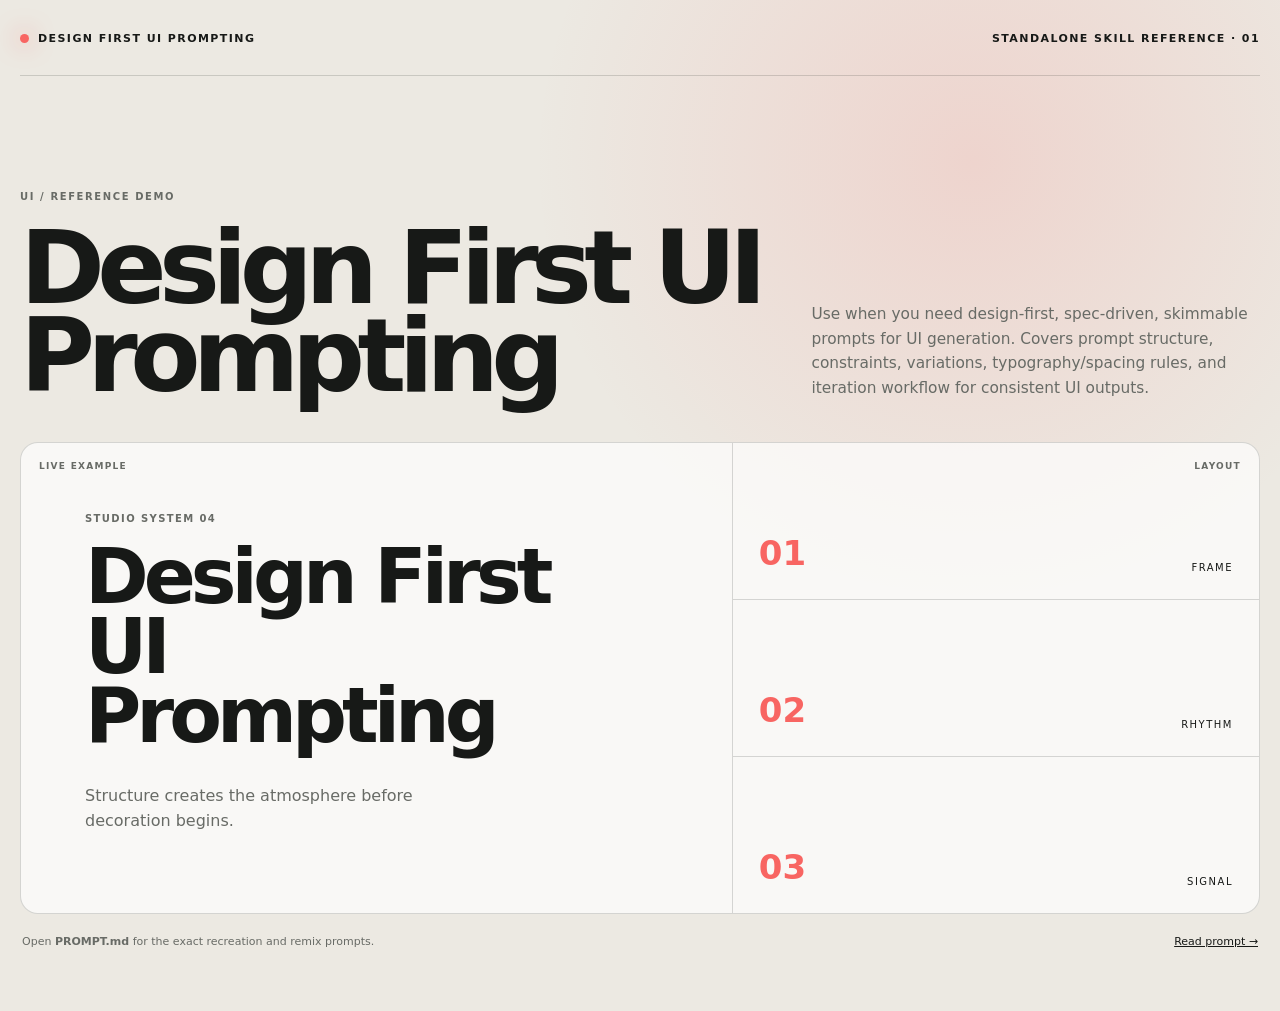
<file: .claude/skills/design-first-ui-prompting/demo/index.html>
<!doctype html>
<html lang="en">
<head>
  <meta charset="utf-8">
  <meta name="viewport" content="width=device-width, initial-scale=1">
  <link rel="icon" href="data:,">
  <title>Design First UI Prompting · Skill Demo</title>
  <style>:root{--bg:#ece9e2;--panel:rgba(255,255,255,.68);--panelStrong:#f8f6f1;--ink:#171917;--muted:#686b66;--line:rgba(23,25,23,.16);--accent:hsl(1 92% 68%);font-family:Inter,ui-sans-serif,system-ui,-apple-system,BlinkMacSystemFont,"Segoe UI",sans-serif;color:var(--ink);background:var(--bg)}
*{box-sizing:border-box}html{background:var(--bg);scroll-behavior:smooth}body{min-width:320px;margin:0;background:radial-gradient(circle at var(--mx,76%) var(--my,16%),color-mix(in srgb,var(--accent) 16%,transparent),transparent 34%),var(--bg);color:var(--ink)}button,a{font:inherit;color:inherit}button{border:1px solid var(--line);border-radius:999px;padding:11px 15px;background:var(--panel);cursor:pointer}button:hover,button:focus-visible{border-color:var(--accent);outline:2px solid color-mix(in srgb,var(--accent) 42%,transparent);outline-offset:3px}.shell{width:min(1280px,calc(100% - 40px));min-height:100svh;margin:auto;padding:22px 0 40px}.topbar{display:flex;align-items:center;justify-content:space-between;padding:10px 0 30px;border-bottom:1px solid var(--line);font-size:11px;font-weight:700;letter-spacing:.13em;text-transform:uppercase}.brand{display:flex;gap:9px;align-items:center}.brand i{width:9px;height:9px;border-radius:50%;background:var(--accent);box-shadow:0 0 24px var(--accent)}.topbar a{text-decoration:none}.intro{display:grid;grid-template-columns:minmax(0,1.25fr) minmax(260px,.75fr);gap:44px;align-items:end;padding:clamp(54px,9vw,116px) 0 42px}.intro small{display:block;margin-bottom:22px;color:var(--muted);font-size:10px;font-weight:700;letter-spacing:.16em;text-transform:uppercase}.intro h1{max-width:11ch;margin:0;font-size:clamp(48px,8vw,112px);font-weight:580;letter-spacing:-.075em;line-height:.86}.intro p{max-width:48ch;margin:0;color:var(--muted);font-size:clamp(14px,1.2vw,18px);line-height:1.6}.showcase{position:relative;min-height:470px;overflow:hidden;border:1px solid var(--line);border-radius:18px;background:var(--panel);isolation:isolate}.showcaseHeader{position:absolute;z-index:5;top:18px;right:18px;left:18px;display:flex;justify-content:space-between;color:var(--muted);font-size:9px;font-weight:700;letter-spacing:.14em;text-transform:uppercase;pointer-events:none}.layoutStudy{display:grid;grid-template-columns:1.15fr .85fr;min-height:470px}.layoutHero{display:flex;flex-direction:column;justify-content:flex-end;padding:clamp(28px,5vw,70px);border-right:1px solid var(--line)}.layoutHero>span,.kicker{color:var(--muted);font-size:10px;font-weight:700;letter-spacing:.14em;text-transform:uppercase}.layoutHero h2,.landing h2{max-width:9ch;margin:18px 0;font-size:clamp(42px,6vw,84px);line-height:.9;letter-spacing:-.065em}.layoutHero p,.landing p{max-width:38ch;color:var(--muted);line-height:1.55}.layoutCards{display:grid;grid-template-rows:repeat(3,1fr)}.layoutCards article{display:flex;align-items:end;justify-content:space-between;padding:26px;border-bottom:1px solid var(--line)}.layoutCards article:last-child{border:0}.layoutCards b{color:var(--accent);font-size:34px}.layoutCards span{text-transform:uppercase;font-size:10px;letter-spacing:.15em}.pricing{display:grid;grid-template-columns:repeat(3,1fr);gap:1px;min-height:470px;background:var(--line)}.pricing article{display:flex;flex-direction:column;padding:80px 28px 28px;background:var(--panelStrong)}.pricing article.featured{background:linear-gradient(160deg,color-mix(in srgb,var(--accent) 20%,var(--panelStrong)),var(--panelStrong))}.pricing p{font-size:11px;letter-spacing:.13em;text-transform:uppercase}.pricing strong{margin:24px 0 8px;font-size:56px;letter-spacing:-.06em}.pricing span{color:var(--muted)}.pricing button{margin-top:auto}.landing{display:flex;min-height:470px;flex-direction:column;justify-content:center;padding:clamp(40px,8vw,100px);background:radial-gradient(circle at 75% 36%,color-mix(in srgb,var(--accent) 45%,transparent),transparent 24%)}.landing .actions{display:flex;gap:10px;margin-top:24px}.landing .actions button:first-child{color:var(--bg);background:var(--ink)}.landing .proof{display:flex;gap:28px;margin-top:54px;color:var(--muted);font-size:11px}.marquee{display:flex;min-height:470px;align-items:center;overflow:hidden;-webkit-mask-image:linear-gradient(90deg,transparent,#000 15%,#000 85%,transparent);mask-image:linear-gradient(90deg,transparent,#000 15%,#000 85%,transparent)}.marqueeTrack{display:flex;width:max-content;animation:marquee 18s linear infinite}.marqueeTrack span{min-width:220px;padding:34px;border:1px solid var(--line);font-size:22px;font-weight:700;letter-spacing:-.04em;text-align:center}.iconGrid,.contactSheet{display:grid;grid-template-columns:repeat(3,1fr);gap:1px;min-height:470px;background:var(--line)}.iconGrid article,.contactSheet article{position:relative;padding:70px 28px 28px;background:var(--panelStrong)}.number{position:absolute;top:22px;right:22px;color:var(--accent);font-size:11px}.glyph{display:grid;width:110px;height:110px;place-items:center;margin:30px auto;border:1px solid var(--line);border-radius:34px;background:linear-gradient(145deg,color-mix(in srgb,var(--accent) 20%,transparent),transparent);font-size:48px}.iconGrid h3{text-align:center}.contactSheet .asset{height:280px;margin-bottom:22px;border-radius:2px;background-size:cover}.assetOne{background:radial-gradient(circle at 70% 30%,#d9f7ff,transparent 20%),linear-gradient(145deg,#203962,#8db3d6 48%,#d7d5c8)}.assetTwo{background:radial-gradient(circle at 50% 28%,#f1c6a2 0 10%,transparent 11%),linear-gradient(120deg,#1b2738,#754c5a 52%,#e1a77f)}.assetThree{background:repeating-radial-gradient(circle at 30% 65%,#c8b8ff 0 9px,#4c4274 10px 18px,#151629 19px 29px)}.contactSheet b,.contactSheet span{display:block}.contactSheet span{margin-top:8px;color:var(--muted);font-size:11px}.surfaceStudy{display:grid;grid-template-columns:1.4fr .6fr;grid-template-rows:1fr auto;gap:18px;min-height:470px;padding:70px 24px 24px}.surfaceStudy article{border:1px solid var(--line);border-radius:20px;background:linear-gradient(145deg,color-mix(in srgb,var(--accent) 12%,var(--panelStrong)),var(--panelStrong))}.surfaceHero{display:flex;grid-row:1/3;flex-direction:column;justify-content:flex-end;padding:42px}.surfaceHero strong{max-width:8ch;margin-top:20px;font-size:clamp(40px,5vw,72px);line-height:.92;letter-spacing:-.06em}.surfaceHero span,.surfaceCard span{color:var(--muted);font-size:10px;letter-spacing:.14em;text-transform:uppercase}.surfaceCard{display:flex;flex-direction:column;padding:26px}.surfaceCard b{margin:auto 0 4px;font-size:56px}.surfaceCard small{color:var(--muted)}.surfaceControl{align-self:end}.motionStage{display:flex;min-height:470px;flex-direction:column;justify-content:center;padding:70px clamp(28px,7vw,90px)}.maskLine{overflow:hidden;margin:0;font-size:clamp(44px,7vw,98px);font-weight:600;letter-spacing:-.075em;line-height:.84}.maskLine span{display:block;transform:translateY(110%);animation:wordIn .8s cubic-bezier(.16,1,.3,1) forwards}.maskLine:nth-child(2) span{animation-delay:.12s}.maskLine:nth-child(3) span{animation-delay:.24s}.accentLine{color:var(--accent)}.timeline{display:flex;gap:8px;margin:42px 0 20px}.timeline i{width:58px;height:3px;background:var(--line);transform-origin:left;animation:grow .8s .42s both}.timeline i:nth-child(2){animation-delay:.54s}.timeline i:nth-child(3){animation-delay:.66s}.timeline i:nth-child(4){animation-delay:.78s}.replay{width:max-content}.visualization{position:relative;min-height:470px}.visualization canvas{position:absolute;inset:0;width:100%;height:100%}.vizMeta{position:absolute;right:28px;bottom:24px;left:28px;display:grid;grid-template-columns:1fr auto 1fr;align-items:end;color:var(--muted);font-size:10px;letter-spacing:.14em;text-transform:uppercase}.vizMeta strong{color:var(--ink);font-size:48px;letter-spacing:-.06em}.vizMeta span:last-child{text-align:right}.simulation{position:relative;min-height:470px}.goo{position:absolute;inset:0;width:100%;height:100%}.goo circle{fill:var(--accent)}.orbA{animation:orbA 4.4s ease-in-out infinite alternate}.orbB{animation:orbB 5.1s ease-in-out infinite alternate}.reset{position:absolute;right:24px;bottom:24px}.demoNote{display:flex;justify-content:space-between;gap:24px;padding:20px 2px;color:var(--muted);font-size:11px;line-height:1.5}.demoNote a{color:var(--ink)}
.pricingWrap{min-height:470px;padding-top:52px}.billingBar{display:flex;align-items:center;justify-content:space-between;min-height:58px;padding:8px 20px;border-top:1px solid var(--line);color:var(--muted);font-size:10px;letter-spacing:.12em;text-transform:uppercase}.billingBar .billingToggle{padding:8px 12px;background:var(--panelStrong);font-size:10px}.pricingWrap .pricing{min-height:360px}.pricingWrap .pricing article{padding:42px 28px 28px}.vizMeta button{justify-self:end;padding:8px 11px;font-size:9px;letter-spacing:.1em;text-transform:uppercase}

@keyframes marquee{to{transform:translateX(-50%)}}@keyframes wordIn{to{transform:translateY(0)}}@keyframes grow{from{transform:scaleX(0)}to{transform:scaleX(1)}}@keyframes orbA{to{transform:translate(-120px,70px)}}@keyframes orbB{to{transform:translate(80px,120px)}}@media(max-width:760px){.intro{grid-template-columns:1fr;padding-top:60px}.intro h1{font-size:54px}.layoutStudy,.pricing,.iconGrid,.contactSheet,.surfaceStudy{grid-template-columns:1fr}.layoutHero{border-right:0;border-bottom:1px solid var(--line)}.pricing article{min-height:320px}.surfaceHero{grid-row:auto}.showcase{min-height:540px}.topbar span:last-child{display:none}.demoNote{flex-direction:column}.landing .proof{flex-direction:column;gap:8px}.vizMeta{grid-template-columns:1fr auto}.vizMeta span:last-child{display:none}}@media(prefers-reduced-motion:reduce){html{scroll-behavior:auto}.marqueeTrack,.maskLine span,.timeline i,.orbA,.orbB{animation:none;transform:none}}</style>
</head>
<body data-kind="layout" data-skill="design-first-ui-prompting">
  <main class="shell">
    <nav class="topbar" aria-label="Demo navigation"><a class="brand" href="#"><i></i>Design First UI Prompting</a><span>Standalone skill reference · 01</span></nav>
    <header class="intro">
      <div><small>ui / reference demo</small><h1>Design First UI Prompting</h1></div>
      <p>Use when you need design-first, spec-driven, skimmable prompts for UI generation. Covers prompt structure, constraints, variations, typography/spacing rules, and iteration workflow for consistent UI outputs.</p>
    </header>
    <section class="showcase" aria-label="Design First UI Prompting demonstration">
      <div class="showcaseHeader"><span>Live example</span><span>layout</span></div>
<div class="layoutStudy">
  <div class="layoutHero"><span>Studio system 04</span><h2>Design First UI Prompting</h2><p>Structure creates the atmosphere before decoration begins.</p></div>
  <div class="layoutCards"><article><b>01</b><span>Frame</span></article><article><b>02</b><span>Rhythm</span></article><article><b>03</b><span>Signal</span></article></div>
</div>
    </section>
    <footer class="demoNote"><span>Open <strong>PROMPT.md</strong> for the exact recreation and remix prompts.</span><a href="PROMPT.md">Read prompt →</a></footer>
  </main>
  <script>const reduced=matchMedia("(prefers-reduced-motion: reduce)").matches;addEventListener("pointermove",event=>{document.body.style.setProperty("--mx",event.clientX+"px");document.body.style.setProperty("--my",event.clientY+"px")},{passive:true});const billing=document.querySelector(".billingToggle");if(billing)billing.addEventListener("click",()=>{const annual=billing.getAttribute("aria-pressed")!=="true";billing.setAttribute("aria-pressed",String(annual));billing.textContent=annual?"Show monthly pricing":"Show annual pricing";document.querySelectorAll(".pricing strong").forEach(price=>price.textContent=annual?price.dataset.annual:price.dataset.monthly)});const replay=document.querySelector(".replay");if(replay)replay.addEventListener("click",()=>{document.querySelectorAll(".maskLine span,.timeline i").forEach(node=>{node.style.animation="none";node.offsetHeight;node.style.animation=""})});const reset=document.querySelector(".reset");if(reset)reset.addEventListener("click",()=>document.querySelectorAll(".orbA,.orbB").forEach(node=>{node.style.animation="none";node.offsetHeight;node.style.animation=""}));const canvas=document.querySelector("canvas");if(canvas&&!reduced){const context=canvas.getContext("2d");let width=0,height=0,frame=0,time=0;const mode="field";const bodies=Array.from({length:14},(_,i)=>({x:80+(i%7)*92,y:40+Math.floor(i/7)*70,vx:(i%3-1)*.7,vy:0,r:12+(i%4)*5}));const resetBodies=()=>bodies.forEach((body,i)=>{body.x=40+(i%7)*Math.max(32,(width-80)/6);body.y=35+Math.floor(i/7)*58;body.vx=(i%3-1)*.7;body.vy=0});const resetBodiesButton=document.querySelector(".resetBodies");if(resetBodiesButton)resetBodiesButton.addEventListener("click",resetBodies);const resize=()=>{const rect=canvas.getBoundingClientRect();const ratio=Math.min(devicePixelRatio||1,2);width=rect.width;height=rect.height;canvas.width=Math.round(width*ratio);canvas.height=Math.round(height*ratio);context.setTransform(ratio,0,0,ratio,0,0)};const draw=()=>{frame=requestAnimationFrame(draw);time+=.008;context.clearRect(0,0,width,height);const accent=getComputedStyle(document.documentElement).getPropertyValue("--accent").trim();if(mode==="globe"){const radius=Math.min(width,height)*.29;const cx=width*.5,cy=height*.47;context.fillStyle=accent;for(let i=0;i<360;i++){const phi=Math.acos(1-2*(i+.5)/360);const theta=Math.PI*(1+Math.sqrt(5))*i+time;const x=Math.sin(phi)*Math.cos(theta);const y=Math.cos(phi);const z=Math.sin(phi)*Math.sin(theta);const scale=(z+1.7)/2.7;context.globalAlpha=.16+.74*scale;context.beginPath();context.arc(cx+x*radius,cy+y*radius,Math.max(.7,2.2*scale),0,Math.PI*2);context.fill()}context.globalAlpha=.16;context.strokeStyle=accent;context.beginPath();context.ellipse(cx,cy+radius*.18,radius*1.34,radius*.34,time*.4,0,Math.PI*2);context.stroke()}else if(mode==="object"){const size=Math.min(width,height)*.24,cx=width*.5,cy=height*.48;const vertices=[[-1,-1,-1],[1,-1,-1],[1,1,-1],[-1,1,-1],[-1,-1,1],[1,-1,1],[1,1,1],[-1,1,1]];const edges=[[0,1],[1,2],[2,3],[3,0],[4,5],[5,6],[6,7],[7,4],[0,4],[1,5],[2,6],[3,7]];const points=vertices.map(([x,y,z])=>{const a=time*1.1,b=time*.73;const x1=x*Math.cos(a)-z*Math.sin(a),z1=x*Math.sin(a)+z*Math.cos(a),y1=y*Math.cos(b)-z1*Math.sin(b),z2=y*Math.sin(b)+z1*Math.cos(b),p=3.8/(z2+5);return{x:cx+x1*size*p,y:cy+y1*size*p,z:z2,p}});context.strokeStyle=accent;context.lineWidth=1.4;context.shadowColor=accent;context.shadowBlur=12;for(const [a,b] of edges){context.globalAlpha=.25+.45*((points[a].z+points[b].z+4)/8);context.beginPath();context.moveTo(points[a].x,points[a].y);context.lineTo(points[b].x,points[b].y);context.stroke()}context.fillStyle=accent;for(const point of points){context.globalAlpha=.55+.35*(point.z+2)/4;context.beginPath();context.arc(point.x,point.y,3.2*point.p,0,Math.PI*2);context.fill()}context.shadowBlur=0}else if(mode==="matter"){context.fillStyle=accent;for(const body of bodies){body.vy+=.16;body.x+=body.vx;body.y+=body.vy;if(body.x<body.r||body.x>width-body.r){body.vx*=-.94;body.x=Math.max(body.r,Math.min(width-body.r,body.x))}if(body.y>height-body.r-30){body.y=height-body.r-30;body.vy*=-.78}context.globalAlpha=.28+.45*(body.r/32);context.beginPath();context.arc(body.x,body.y,body.r,0,Math.PI*2);context.fill()}context.globalAlpha=.22;context.fillRect(0,height-31,width,1)}else{context.strokeStyle=accent;context.lineWidth=1;for(let i=0;i<18;i++){const y=(i/17)*height;context.globalAlpha=.08+.12*Math.sin(time+i*.4);context.beginPath();for(let x=0;x<=width;x+=12){const wave=Math.sin(x*.012+i*.54+time*3)*18*Math.sin(i/17*Math.PI);context.lineTo(x,y+wave)}context.stroke()}context.globalAlpha=.65;const x=width*(.52+.16*Math.sin(time*.6));const gradient=context.createLinearGradient(x,0,x+2,0);gradient.addColorStop(0,"transparent");gradient.addColorStop(.5,"white");gradient.addColorStop(1,"transparent");context.fillStyle=gradient;context.fillRect(x,0,3,height)}};resize();new ResizeObserver(resize).observe(canvas);const visibility=()=>{if(document.hidden){cancelAnimationFrame(frame);frame=0}else if(!frame)draw()};document.addEventListener("visibilitychange",visibility);draw();}</script>
</body>
</html>
</file>
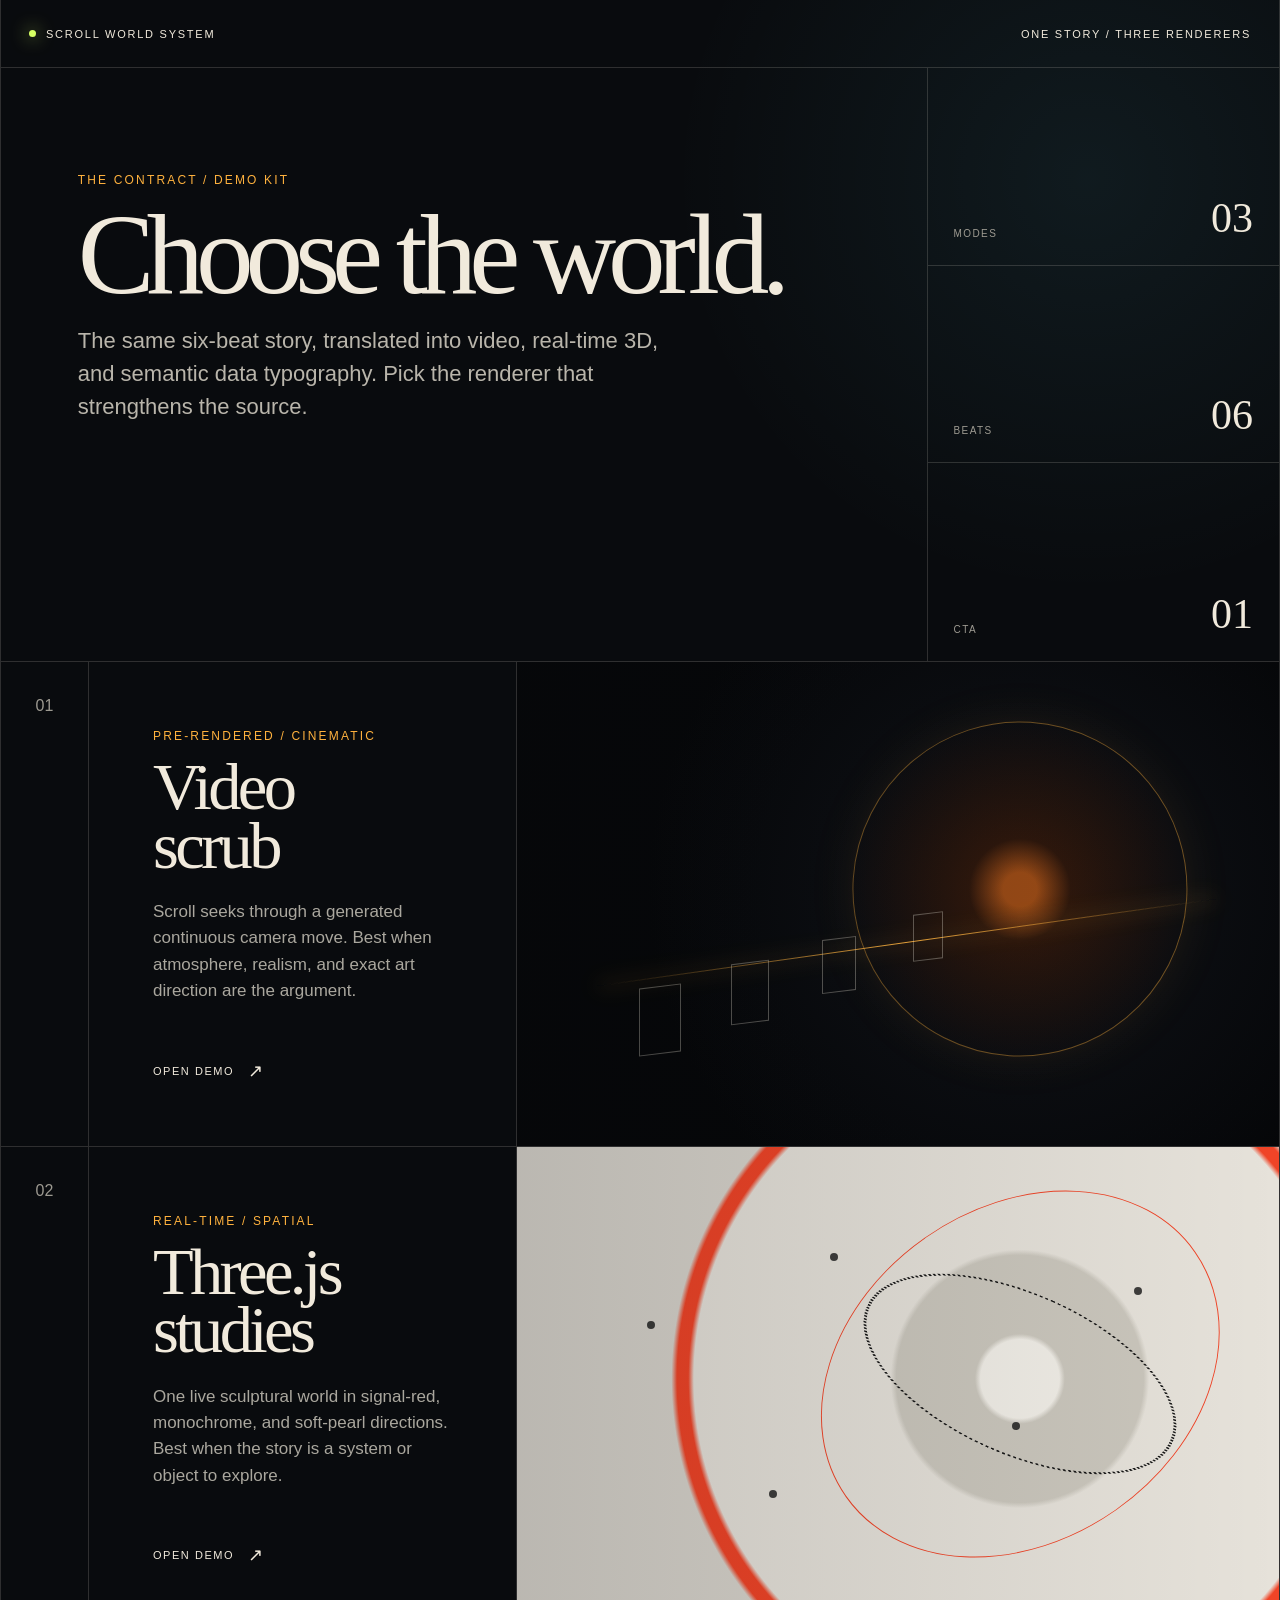
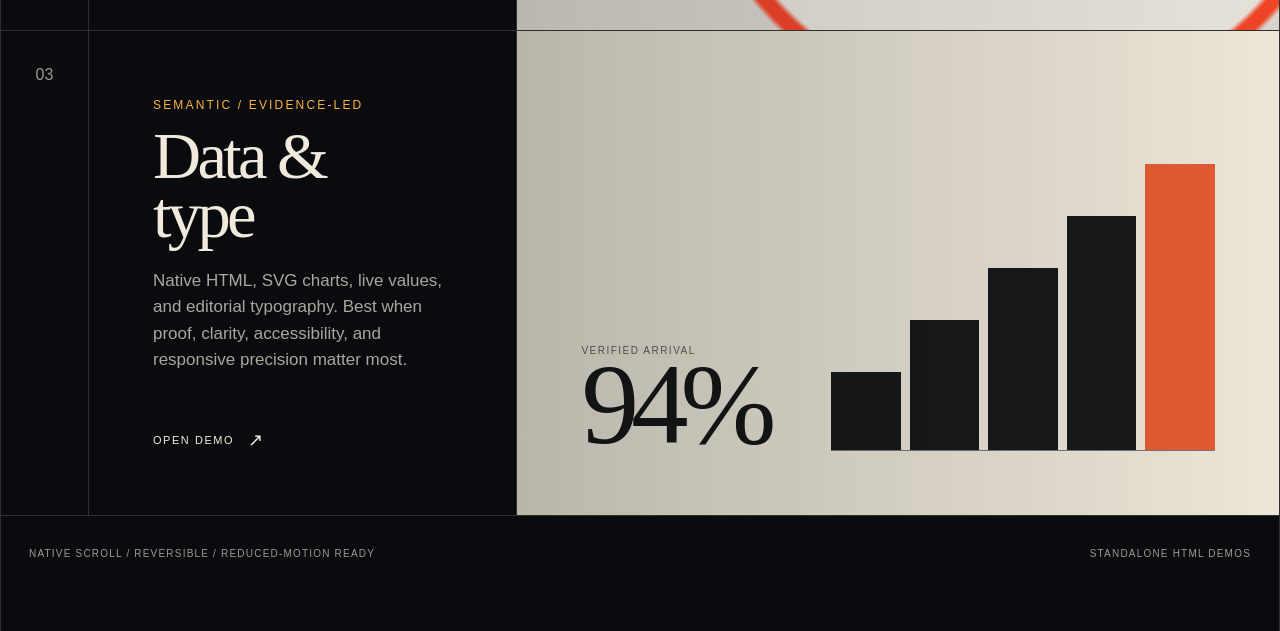
<file: .claude/skills/scroll-world-storytelling/demo/index.html>
<!doctype html>
<html lang="en">
<head>
  <meta charset="utf-8">
  <meta name="viewport" content="width=device-width, initial-scale=1">
  <meta name="description" content="Three production modes for turning a story into a scroll-driven landing page.">
  <title>Scroll Worlds — Three Modes</title>
  <style>
    :root {
      color-scheme: dark;
      --ink: #090b0e;
      --paper: #f1eadc;
      --muted: #9d9a91;
      --line: rgba(241, 234, 220, .16);
      --amber: #ffb23e;
      --cyan: #6de7ff;
      --acid: #d6ff63;
    }
    * { box-sizing: border-box; }
    html { scroll-behavior: smooth; }
    body {
      margin: 0;
      min-width: 320px;
      background:
        radial-gradient(circle at 85% 8%, rgba(109, 231, 255, .07), transparent 26rem),
        var(--ink);
      color: var(--paper);
      font-family: "Arial Narrow", "Avenir Next Condensed", "Roboto Condensed", sans-serif;
    }
    a { color: inherit; }
    .shell { width: min(1440px, 100%); margin: 0 auto; border-inline: 1px solid var(--line); }
    .topbar {
      min-height: 68px;
      display: flex;
      align-items: center;
      justify-content: space-between;
      padding: 0 28px;
      border-bottom: 1px solid var(--line);
      text-transform: uppercase;
      letter-spacing: .16em;
      font-size: 11px;
    }
    .signal { display: flex; align-items: center; gap: 10px; }
    .signal::before { content: ""; width: 7px; height: 7px; border-radius: 50%; background: var(--acid); box-shadow: 0 0 18px var(--acid); }
    .hero {
      min-height: 66vh;
      display: grid;
      grid-template-columns: minmax(0, 1.45fr) minmax(280px, .55fr);
      border-bottom: 1px solid var(--line);
    }
    .hero-copy { padding: clamp(44px, 8vw, 116px) clamp(24px, 6vw, 92px); border-right: 1px solid var(--line); }
    .kicker { color: var(--amber); letter-spacing: .18em; text-transform: uppercase; font-size: 12px; }
    h1 {
      max-width: 900px;
      margin: 22px 0 24px;
      font: 400 clamp(52px, 9vw, 138px)/.78 Georgia, "Times New Roman", serif;
      letter-spacing: -.07em;
    }
    .lede { max-width: 620px; margin: 0; color: #b9b5ab; font-size: clamp(17px, 2vw, 22px); line-height: 1.5; }
    .hero-index { display: grid; grid-template-rows: repeat(3, 1fr); }
    .hero-index div { display: flex; align-items: flex-end; justify-content: space-between; padding: 26px; border-bottom: 1px solid var(--line); }
    .hero-index div:last-child { border-bottom: 0; }
    .hero-index span { color: var(--muted); letter-spacing: .14em; text-transform: uppercase; font-size: 10px; }
    .hero-index b { font: 400 42px/1 Georgia, serif; }
    .modes { counter-reset: modes; }
    .mode {
      counter-increment: modes;
      position: relative;
      display: grid;
      grid-template-columns: 88px minmax(260px, .72fr) minmax(320px, 1.28fr);
      min-height: 430px;
      color: inherit;
      text-decoration: none;
      border-bottom: 1px solid var(--line);
      overflow: hidden;
      isolation: isolate;
    }
    .mode::after {
      content: "";
      position: absolute;
      inset: 0;
      z-index: -1;
      opacity: 0;
      transition: opacity .35s ease;
      background: linear-gradient(110deg, rgba(255,178,62,.07), transparent 55%);
    }
    .mode:hover::after, .mode:focus-visible::after { opacity: 1; }
    .number { display: grid; place-items: start center; padding-top: 35px; color: var(--muted); border-right: 1px solid var(--line); }
    .number::before { content: "0" counter(modes); }
    .mode-copy { padding: clamp(36px, 5vw, 72px); border-right: 1px solid var(--line); }
    .mode-copy h2 { margin: 14px 0 24px; font: 400 clamp(42px, 5.2vw, 82px)/.88 Georgia, serif; letter-spacing: -.055em; }
    .mode-copy p { max-width: 430px; color: #aaa79e; font-size: 17px; line-height: 1.55; }
    .open { display: inline-flex; gap: 14px; align-items: center; margin-top: 38px; color: var(--paper); text-transform: uppercase; letter-spacing: .14em; font-size: 11px; }
    .open::after { content: "↗"; font-size: 18px; transition: transform .25s ease; }
    .mode:hover .open::after, .mode:focus-visible .open::after { transform: translate(5px,-5px); }
    .preview { min-height: 360px; position: relative; overflow: hidden; background: #07090b; }
    .preview::after { content: ""; position: absolute; inset: 0; background: linear-gradient(90deg, rgba(9,11,14,.22), transparent); pointer-events: none; }
    .preview-video { background: radial-gradient(circle at 66% 47%, #9d4c16 0 3%, #2e170c 9%, #0b0d11 31%, #050608 66%); }
    .preview-video .orbit, .preview-three .orbit { position: absolute; left: 66%; top: 47%; width: 44%; aspect-ratio: 1; border: 1px solid rgba(255,178,62,.42); border-radius: 50%; transform: translate(-50%,-50%) rotate(-18deg); box-shadow: 0 0 50px rgba(255,178,62,.08); }
    .preview-video .route { position: absolute; left: 10%; right: 8%; top: 58%; height: 1px; background: linear-gradient(90deg, transparent, var(--amber), transparent); transform: rotate(-8deg); box-shadow: 0 0 20px var(--amber); }
    .preview-video .gate { position: absolute; left: calc(16% + var(--i) * 12%); top: calc(67% - var(--i) * 5%); width: calc(42px - var(--i) * 4px); height: calc(68px - var(--i) * 7px); border: 1px solid rgba(241,234,220,.35); transform: skewY(-7deg); }
    .preview-three { background: radial-gradient(circle at 66% 48%, #f1eee7 0 7%, #cbc7bd 8% 22%, #e6e2da 23% 58%, #f04427 59% 61%, #d8d4cc 62%); }
    .preview-three::after { background: linear-gradient(90deg,rgba(9,11,14,.14),transparent); }
    .preview-three .orbit { border: 3px dotted #161616; transform: translate(-50%,-50%) rotate(24deg) scaleY(.48); box-shadow: none; }
    .preview-three .orbit.two { border: 1px solid #f04427; transform: translate(-50%,-50%) rotate(-35deg) scaleY(.78); width: 56%; }
    .preview-three .star { position: absolute; width: 8px; height: 8px; border-radius: 50%; background: #141414; left: calc(9% + var(--x) * 8%); top: calc(15% + var(--y) * 7%); opacity: .8; }
    .preview-data { display: grid; grid-template-columns: .72fr 1.28fr; padding: clamp(26px, 5vw, 64px); background: #ece6d8; color: #141515; gap: 34px; }
    .data-figure { align-self: end; }
    .data-figure strong { display: block; font: 400 clamp(66px, 9vw, 136px)/.8 Georgia, serif; letter-spacing: -.07em; }
    .data-figure span { color: #5d5d58; text-transform: uppercase; letter-spacing: .15em; font-size: 10px; }
    .bars { display: flex; align-items: end; gap: 9px; border-bottom: 1px solid #777; padding-top: 30px; }
    .bars i { flex: 1; height: calc(16% + var(--h) * 8%); min-height: 18px; background: #161819; }
    .bars i:last-child { background: #e45b31; }
    footer { display: flex; justify-content: space-between; gap: 20px; padding: 32px 28px 72px; color: var(--muted); text-transform: uppercase; letter-spacing: .12em; font-size: 10px; }
    :focus-visible { outline: 2px solid var(--acid); outline-offset: -5px; }
    @media (max-width: 900px) {
      .hero { grid-template-columns: 1fr; }
      .hero-copy { border-right: 0; border-bottom: 1px solid var(--line); }
      .hero-index { grid-template-columns: repeat(3,1fr); grid-template-rows: none; }
      .hero-index div { min-height: 112px; border-bottom: 0; border-right: 1px solid var(--line); }
      .mode { grid-template-columns: 56px 1fr; }
      .mode-copy { border-right: 0; }
      .preview { grid-column: 1 / -1; min-height: 340px; border-top: 1px solid var(--line); }
    }
    @media (max-width: 560px) {
      .topbar { padding-inline: 18px; }
      .topbar span:last-child { display: none; }
      .hero-copy { padding: 56px 22px 64px; }
      .hero-index b { font-size: 30px; }
      .hero-index div { padding: 16px; }
      .mode { grid-template-columns: 44px 1fr; }
      .mode-copy { padding: 46px 22px; }
      .preview { min-height: 300px; }
      .preview-data { grid-template-columns: 1fr; }
      footer { flex-direction: column; }
    }
    @media (prefers-reduced-motion: reduce) {
      html { scroll-behavior: auto; }
      *, *::before, *::after { transition-duration: .001ms !important; animation-duration: .001ms !important; }
    }
  </style>
</head>
<body>
  <main class="shell">
    <header class="topbar">
      <span class="signal">Scroll world system</span>
      <span>One story / three renderers</span>
    </header>

    <section class="hero" aria-labelledby="page-title">
      <div class="hero-copy">
        <span class="kicker">The Contract / Demo Kit</span>
        <h1 id="page-title">Choose the world.</h1>
        <p class="lede">The same six-beat story, translated into video, real-time 3D, and semantic data typography. Pick the renderer that strengthens the source.</p>
      </div>
      <div class="hero-index" aria-label="Demo summary">
        <div><span>Modes</span><b>03</b></div>
        <div><span>Beats</span><b>06</b></div>
        <div><span>CTA</span><b>01</b></div>
      </div>
    </section>

    <section class="modes" aria-label="Scroll world demos">
      <a class="mode" href="video/">
        <span class="number" aria-hidden="true"></span>
        <div class="mode-copy">
          <span class="kicker">Pre-rendered / cinematic</span>
          <h2>Video<br>scrub</h2>
          <p>Scroll seeks through a generated continuous camera move. Best when atmosphere, realism, and exact art direction are the argument.</p>
          <span class="open">Open demo</span>
        </div>
        <div class="preview preview-video" aria-hidden="true">
          <i class="orbit"></i><i class="route"></i>
          <i class="gate" style="--i:0"></i><i class="gate" style="--i:1"></i><i class="gate" style="--i:2"></i><i class="gate" style="--i:3"></i>
        </div>
      </a>

      <a class="mode" href="threejs/">
        <span class="number" aria-hidden="true"></span>
        <div class="mode-copy">
          <span class="kicker">Real-time / spatial</span>
          <h2>Three.js<br>studies</h2>
          <p>One live sculptural world in signal-red, monochrome, and soft-pearl directions. Best when the story is a system or object to explore.</p>
          <span class="open">Open demo</span>
        </div>
        <div class="preview preview-three" aria-hidden="true">
          <i class="orbit"></i><i class="orbit two"></i>
          <i class="star" style="--x:1;--y:3"></i><i class="star" style="--x:4;--y:1"></i><i class="star" style="--x:7;--y:6"></i><i class="star" style="--x:9;--y:2"></i><i class="star" style="--x:3;--y:8"></i>
        </div>
      </a>

      <a class="mode" href="html-data/">
        <span class="number" aria-hidden="true"></span>
        <div class="mode-copy">
          <span class="kicker">Semantic / evidence-led</span>
          <h2>Data &amp;<br>type</h2>
          <p>Native HTML, SVG charts, live values, and editorial typography. Best when proof, clarity, accessibility, and responsive precision matter most.</p>
          <span class="open">Open demo</span>
        </div>
        <div class="preview preview-data" aria-hidden="true">
          <div class="data-figure"><span>Verified arrival</span><strong>94%</strong></div>
          <div class="bars"><i style="--h:1"></i><i style="--h:3"></i><i style="--h:5"></i><i style="--h:7"></i><i style="--h:9"></i></div>
        </div>
      </a>
    </section>

    <footer><span>Native scroll / reversible / reduced-motion ready</span><span>Standalone HTML demos</span></footer>
  </main>
</body>
</html>
</file>
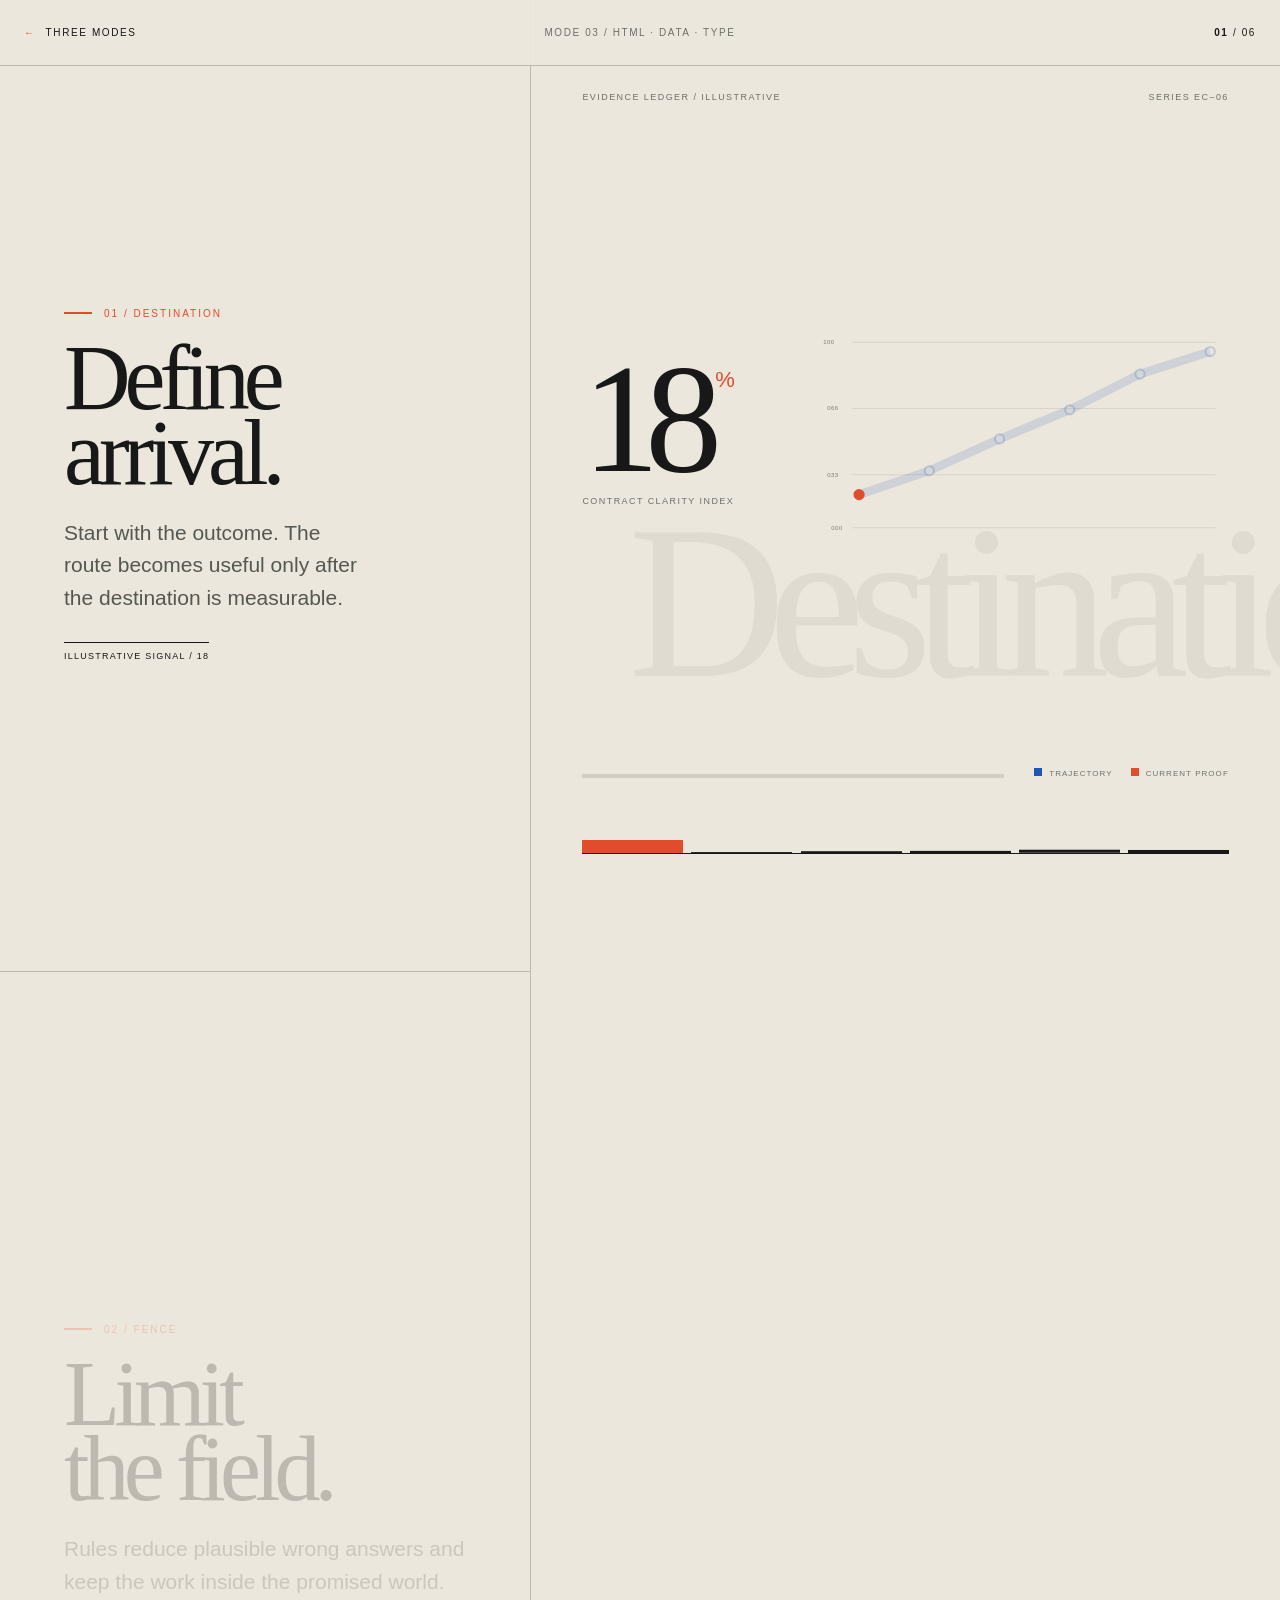
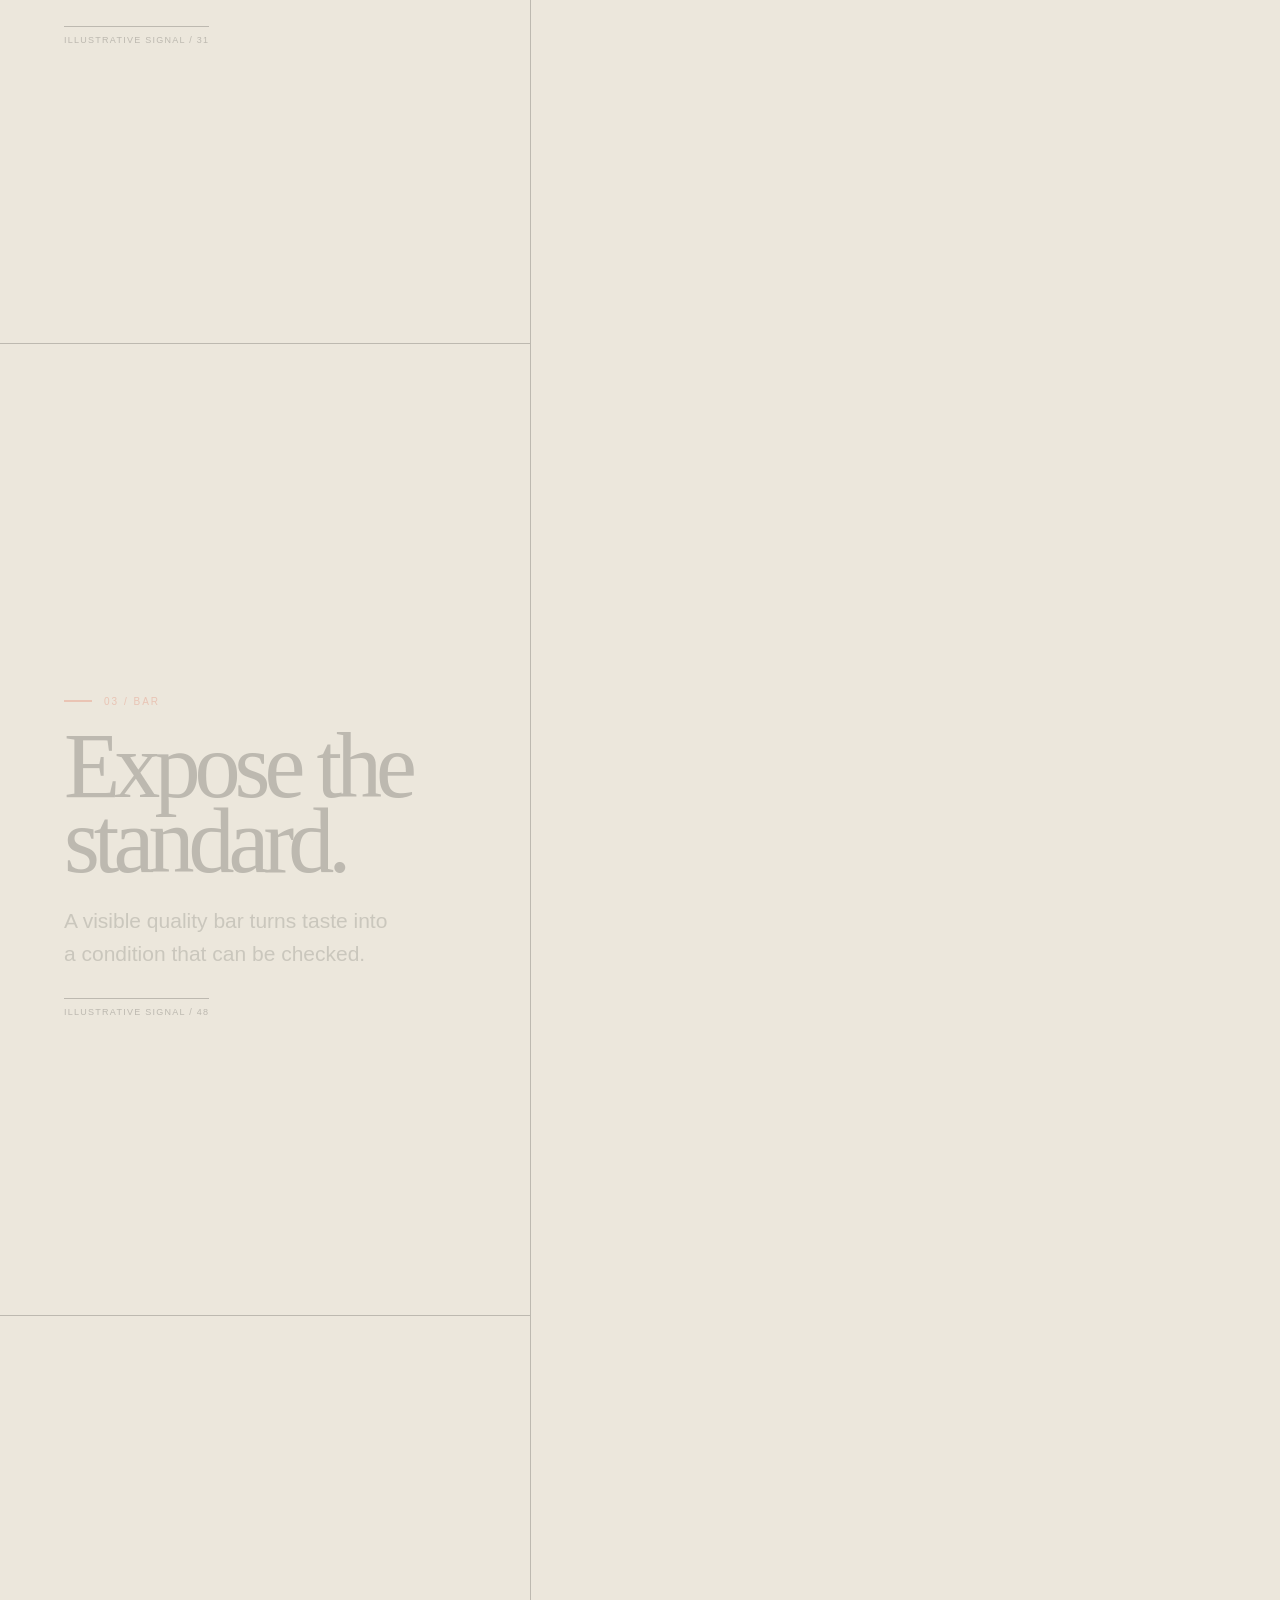
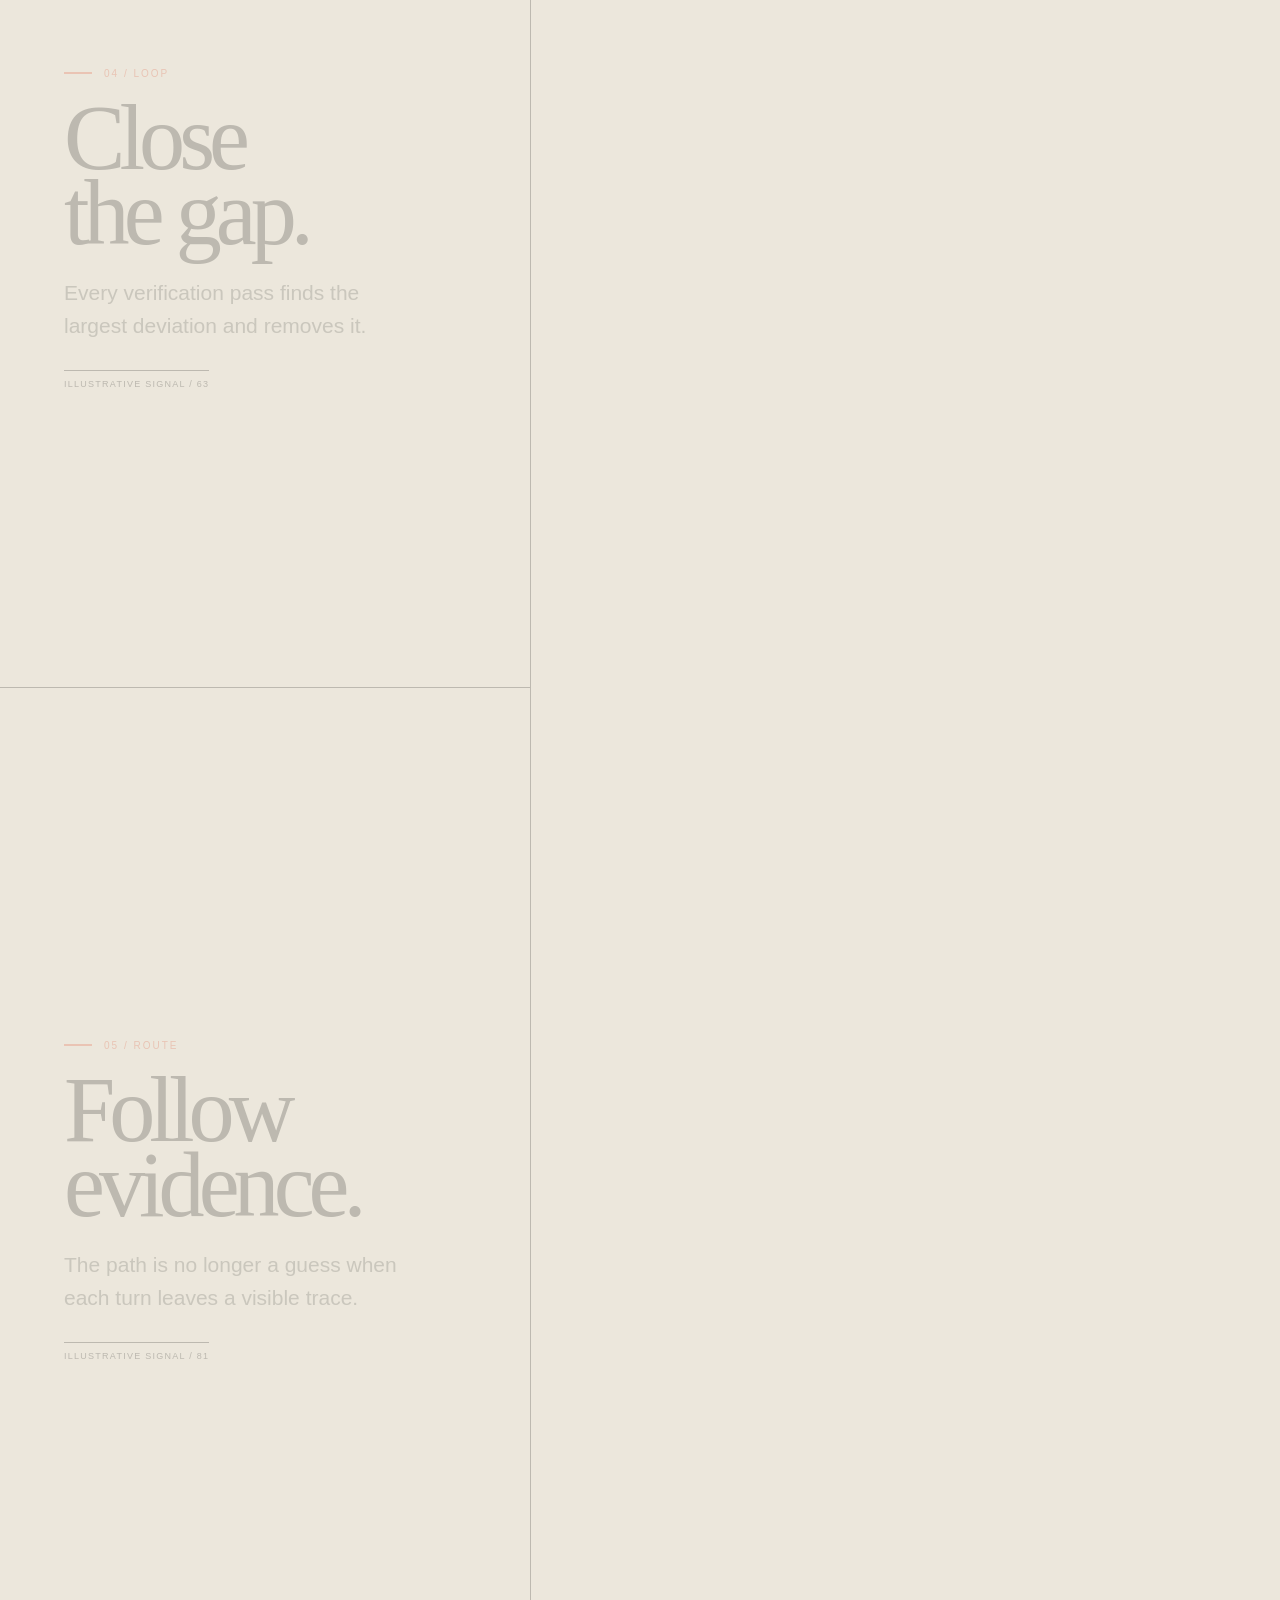
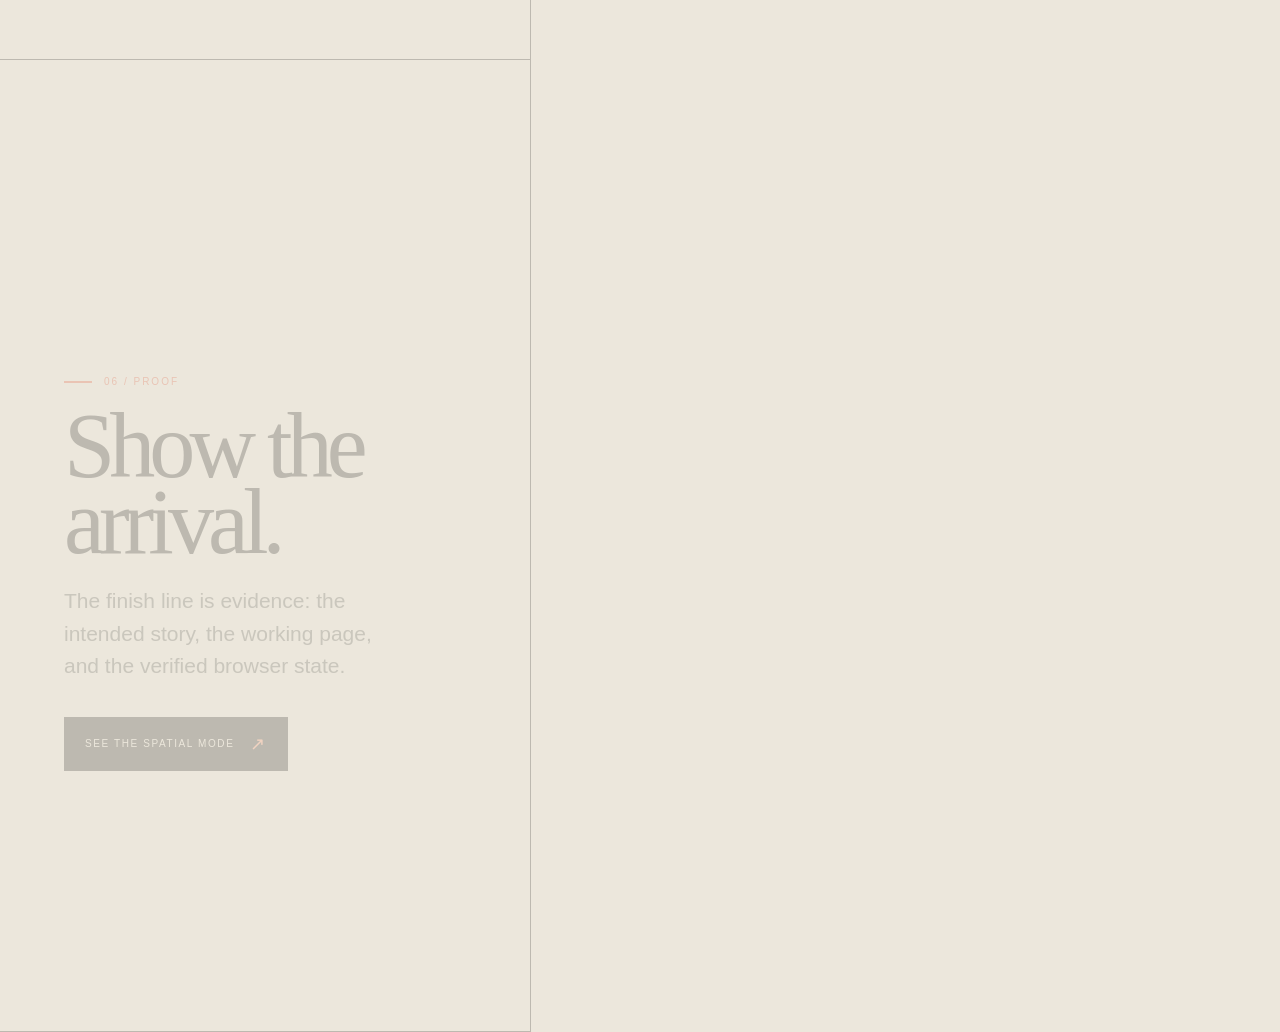
<file: .claude/skills/scroll-world-storytelling/demo/html-data/index.html>
<!doctype html>
<html lang="en" data-renderer="dom-svg">
<head>
  <meta charset="utf-8">
  <meta name="viewport" content="width=device-width, initial-scale=1">
  <meta name="description" content="An evidence-led scroll story made with semantic HTML, SVG, charts, and typography.">
  <title>The Contract — Data &amp; Typography</title>
  <style>
    :root {
      color-scheme: light;
      --paper: #ece7dc;
      --ink: #171817;
      --muted: #6e706b;
      --line: rgba(23,24,23,.22);
      --red: #e14c2c;
      --blue: #1f55b6;
      --progress: 0;
      --value: 18;
    }
    * { box-sizing: border-box; }
    html { background: var(--paper); }
    body { margin: 0; min-width: 320px; background: var(--paper); color: var(--ink); font-family: "Arial Narrow", "Avenir Next Condensed", "Roboto Condensed", sans-serif; }
    a { color: inherit; }
    .topbar { position: fixed; z-index: 8; inset: 0 0 auto; min-height: 66px; display: grid; grid-template-columns: 1fr auto 1fr; align-items: center; gap: 20px; padding: 0 24px; border-bottom: 1px solid var(--line); background: rgba(236,231,220,.94); text-transform: uppercase; letter-spacing: .16em; font-size: 10px; }
    .back { justify-self: start; text-decoration: none; }
    .back::before { content: "←"; color: var(--red); margin-right: 10px; }
    .mode { color: var(--muted); }
    .count { justify-self: end; font-variant-numeric: tabular-nums; }
    .layout { display: grid; grid-template-columns: minmax(320px, .83fr) minmax(520px, 1.17fr); }
    .chapters { position: relative; z-index: 2; border-right: 1px solid var(--line); }
    .chapter { min-height: 108vh; display: flex; align-items: center; padding: 14vh clamp(24px,5vw,76px); border-bottom: 1px solid var(--line); }
    .copy { max-width: 540px; opacity: .22; transform: translateY(28px); transition: opacity .3s, transform .45s cubic-bezier(.22,1,.36,1); }
    .chapter.is-active .copy { opacity: 1; transform: none; }
    .eyebrow { display: flex; align-items: center; gap: 12px; color: var(--red); text-transform: uppercase; letter-spacing: .2em; font-size: 10px; }
    .eyebrow::before { content: ""; width: 28px; height: 2px; background: currentColor; }
    h1,h2 { max-width: 700px; margin: 22px 0 25px; font: 400 clamp(54px,7.2vw,108px)/.82 Georgia,"Times New Roman",serif; letter-spacing: -.065em; text-wrap: balance; }
    .copy p { max-width: 500px; margin: 0; color: #555751; font-size: clamp(17px,1.8vw,21px); line-height: 1.55; text-wrap: balance; }
    .annotation { display: inline-block; margin-top: 28px; padding-top: 8px; border-top: 1px solid var(--ink); text-transform: uppercase; letter-spacing: .14em; font-size: 9px; }
    .cta { display: inline-flex; align-items: center; gap: 16px; margin-top: 34px; padding: 15px 20px; border: 1px solid var(--ink); background: var(--ink); color: var(--paper); text-decoration: none; text-transform: uppercase; letter-spacing: .16em; font-size: 10px; }
    .cta::after { content: "↗"; color: #ff8d64; font-size: 18px; }
    .stage-column { position: relative; }
    .stage { position: sticky; top: 0; height: 100vh; padding: 92px clamp(24px,4vw,64px) 46px; overflow: hidden; display: grid; grid-template-rows: auto 1fr auto; }
    .stage-head { display: flex; justify-content: space-between; gap: 20px; color: var(--muted); text-transform: uppercase; letter-spacing: .16em; font-size: 9px; }
    .figure { display: grid; grid-template-columns: .62fr 1.38fr; align-items: end; gap: clamp(24px,4vw,64px); min-height: 0; }
    .metric { align-self: center; }
    .metric-value { display: flex; align-items: flex-start; font: 400 clamp(92px,12vw,196px)/.72 Georgia,"Times New Roman",serif; letter-spacing: -.09em; }
    .metric-value span:last-child { margin: 5px 0 0 7px; font: 400 22px/1 Arial,sans-serif; letter-spacing: 0; color: var(--red); }
    .metric-label { margin-top: 22px; color: var(--muted); text-transform: uppercase; letter-spacing: .16em; font-size: 9px; }
    .chart { width: 100%; min-height: 280px; align-self: center; overflow: visible; }
    .gridline { stroke: rgba(23,24,23,.14); stroke-width: 1; }
    .axis-label { fill: #777973; font: 9px Arial,sans-serif; letter-spacing: .08em; }
    .trend { fill: none; stroke: var(--blue); stroke-width: 4; stroke-linecap: square; stroke-linejoin: bevel; stroke-dasharray: 620; stroke-dashoffset: calc(620 - 620 * var(--progress)); }
    .trend-shadow { fill: none; stroke: rgba(31,85,182,.14); stroke-width: 13; }
    .point { fill: var(--paper); stroke: var(--blue); stroke-width: 3; opacity: .2; transition: opacity .2s, fill .2s; }
    .point.is-active { fill: var(--red); stroke: var(--red); opacity: 1; }
    .bars { display: grid; grid-template-columns: repeat(6,1fr); align-items: end; gap: 8px; height: 76px; border-bottom: 1px solid var(--ink); }
    .bar { height: calc(var(--bar) * 1%); min-height: 2px; background: var(--ink); transform-origin: bottom; transform: scaleY(var(--shown, .05)); transition: transform .25s ease; }
    .bar.is-active { background: var(--red); }
    .words { position: absolute; inset: auto 0 24%; pointer-events: none; overflow: hidden; white-space: nowrap; opacity: .055; }
    .word { display: none; font: 400 clamp(100px,17vw,260px)/.75 Georgia,serif; letter-spacing: -.08em; transform: translateX(calc(13% - var(--progress) * 18%)); }
    .word.is-active { display: block; }
    .foot { display: flex; align-items: end; justify-content: space-between; gap: 30px; }
    .rail { flex: 1; height: 4px; background: rgba(23,24,23,.12); }
    .rail i { display: block; width: calc(var(--progress) * 100%); height: 100%; background: var(--red); }
    .legend { display: flex; gap: 18px; color: var(--muted); text-transform: uppercase; letter-spacing: .13em; font-size: 8px; }
    .legend span::before { content: ""; display: inline-block; width: 8px; height: 8px; margin-right: 7px; background: var(--blue); }
    .legend span:last-child::before { background: var(--red); }
    .sr-only { position: absolute; width: 1px; height: 1px; padding: 0; margin: -1px; overflow: hidden; clip: rect(0,0,0,0); white-space: nowrap; border: 0; }
    :focus-visible { outline: 3px solid var(--blue); outline-offset: 5px; }
    @media (max-width: 900px) {
      .layout { display: block; }
      .stage-column { position: fixed; inset: 66px 0 auto; z-index: 1; height: 42vh; background: var(--paper); border-bottom: 1px solid var(--line); }
      .stage { height: 42vh; padding: 24px 22px 18px; }
      .chapters { z-index: 2; margin-top: 42vh; border-right: 0; background: var(--paper); }
      .chapter { min-height: 92vh; align-items: start; padding: 9vh 22px 12vh; }
      .copy { padding: 24px 0; }
      .figure { grid-template-columns: .62fr 1.38fr; gap: 18px; }
      .metric-value { font-size: clamp(68px,20vw,120px); }
      .chart { min-height: 180px; height: 24vh; }
      .bars,.words,.stage-head .series { display: none; }
    }
    @media (max-width: 560px) {
      .topbar { grid-template-columns: 1fr auto; padding-inline: 18px; }
      .mode { display: none; }
      .figure { grid-template-columns: .58fr 1.42fr; }
      h1,h2 { font-size: clamp(49px,16vw,76px); }
      .copy p { font-size: 16px; }
      .metric-label { max-width: 12ch; line-height: 1.4; }
      .legend { display: none; }
    }
    @media (prefers-reduced-motion: reduce) {
      .layout { display: block; }
      .stage-column { position: relative; height: auto; inset: auto; }
      .stage { position: relative; height: auto; min-height: 62vh; }
      .chapters { margin: 0; background: var(--paper); }
      .chapter { min-height: auto; padding: 72px 24px; }
      .copy,.chapter.is-active .copy { opacity: 1; transform: none; transition: none; }
      .bar { transform: scaleY(1); transition: none; }
      .trend { stroke-dashoffset: 0; }
      .words { display: none; }
    }
  </style>
</head>
<body>
  <header class="topbar">
    <a class="back" href="../">Three modes</a>
    <span class="mode">Mode 03 / HTML · data · type</span>
    <span class="count"><b id="current">01</b> / 06</span>
  </header>

  <main class="layout">
    <div class="chapters">
      <section class="chapter is-active" id="destination"><div class="copy"><span class="eyebrow">01 / Destination</span><h1>Define arrival.</h1><p>Start with the outcome. The route becomes useful only after the destination is measurable.</p><span class="annotation">Illustrative signal / 18</span></div></section>
      <section class="chapter" id="fence"><div class="copy"><span class="eyebrow">02 / Fence</span><h2>Limit the field.</h2><p>Rules reduce plausible wrong answers and keep the work inside the promised world.</p><span class="annotation">Illustrative signal / 31</span></div></section>
      <section class="chapter" id="bar"><div class="copy"><span class="eyebrow">03 / Bar</span><h2>Expose the standard.</h2><p>A visible quality bar turns taste into a condition that can be checked.</p><span class="annotation">Illustrative signal / 48</span></div></section>
      <section class="chapter" id="loop"><div class="copy"><span class="eyebrow">04 / Loop</span><h2>Close the gap.</h2><p>Every verification pass finds the largest deviation and removes it.</p><span class="annotation">Illustrative signal / 63</span></div></section>
      <section class="chapter" id="route"><div class="copy"><span class="eyebrow">05 / Route</span><h2>Follow evidence.</h2><p>The path is no longer a guess when each turn leaves a visible trace.</p><span class="annotation">Illustrative signal / 81</span></div></section>
      <section class="chapter" id="proof"><div class="copy"><span class="eyebrow">06 / Proof</span><h2>Show the arrival.</h2><p>The finish line is evidence: the intended story, the working page, and the verified browser state.</p><a class="cta" href="../threejs/">See the spatial mode</a></div></section>
    </div>

    <aside class="stage-column" aria-label="Illustrative evidence chart">
      <div class="stage">
        <div class="stage-head"><span>Evidence ledger / illustrative</span><span class="series">Series EC–06</span></div>
        <div class="figure">
          <div class="metric"><div class="metric-value"><span id="value">18</span><span>%</span></div><div class="metric-label">Contract clarity index</div></div>
          <svg class="chart" viewBox="0 0 620 360" role="img" aria-labelledby="chart-title chart-desc">
            <title id="chart-title">Illustrative contract clarity series</title>
            <desc id="chart-desc">Six values rise from 18 to 94 across Destination, Fence, Bar, Loop, Route, and Proof.</desc>
            <g><line class="gridline" x1="52" y1="40" x2="600" y2="40"/><line class="gridline" x1="52" y1="140" x2="600" y2="140"/><line class="gridline" x1="52" y1="240" x2="600" y2="240"/><line class="gridline" x1="52" y1="320" x2="600" y2="320"/></g>
            <g><text class="axis-label" x="8" y="43">100</text><text class="axis-label" x="14" y="143">066</text><text class="axis-label" x="14" y="243">033</text><text class="axis-label" x="20" y="323">000</text></g>
            <path class="trend-shadow" d="M62 270 L168 234 L274 186 L380 142 L486 88 L592 54"/>
            <path class="trend" d="M62 270 L168 234 L274 186 L380 142 L486 88 L592 54"/>
            <g><circle class="point is-active" cx="62" cy="270" r="7"/><circle class="point" cx="168" cy="234" r="7"/><circle class="point" cx="274" cy="186" r="7"/><circle class="point" cx="380" cy="142" r="7"/><circle class="point" cx="486" cy="88" r="7"/><circle class="point" cx="592" cy="54" r="7"/></g>
          </svg>
        </div>
        <div class="foot">
          <div class="rail" aria-hidden="true"><i></i></div>
          <div class="legend"><span>Trajectory</span><span>Current proof</span></div>
        </div>
        <div class="bars" aria-hidden="true"><i class="bar is-active" style="--bar:18"></i><i class="bar" style="--bar:31"></i><i class="bar" style="--bar:48"></i><i class="bar" style="--bar:63"></i><i class="bar" style="--bar:81"></i><i class="bar" style="--bar:94"></i></div>
        <div class="words" aria-hidden="true"><span class="word is-active">Destination</span><span class="word">Fence</span><span class="word">Bar</span><span class="word">Loop</span><span class="word">Route</span><span class="word">Proof</span></div>
      </div>
      <table class="sr-only">
        <caption>Illustrative contract clarity values</caption>
        <thead><tr><th>Chapter</th><th>Value</th></tr></thead>
        <tbody><tr><td>Destination</td><td>18</td></tr><tr><td>Fence</td><td>31</td></tr><tr><td>Bar</td><td>48</td></tr><tr><td>Loop</td><td>63</td></tr><tr><td>Route</td><td>81</td></tr><tr><td>Proof</td><td>94</td></tr></tbody>
      </table>
    </aside>
  </main>

  <script>
    (()=>{
      const values=[18,31,48,63,81,94];
      const chapters=[...document.querySelectorAll('.chapter')];
      const points=[...document.querySelectorAll('.point')];
      const bars=[...document.querySelectorAll('.bar')];
      const words=[...document.querySelectorAll('.word')];
      const value=document.querySelector('#value');
      const current=document.querySelector('#current');
      let last=-1;

      function update(){
        const max=Math.max(1,document.documentElement.scrollHeight-innerHeight);
        const progress=Math.min(1,Math.max(0,scrollY/max));
        const index=Math.min(values.length-1,Math.floor(progress*values.length));
        document.documentElement.style.setProperty('--progress',progress.toFixed(4));
        value.textContent=String(values[index]).padStart(2,'0');
        if(index!==last){
          chapters.forEach((el,i)=>el.classList.toggle('is-active',i===index));
          points.forEach((el,i)=>el.classList.toggle('is-active',i===index));
          bars.forEach((el,i)=>{el.classList.toggle('is-active',i===index);el.style.setProperty('--shown',i<=index?'1':'.05');});
          words.forEach((el,i)=>el.classList.toggle('is-active',i===index));
          current.textContent=String(index+1).padStart(2,'0');
          last=index;
        }
      }
      addEventListener('scroll',update,{passive:true});
      addEventListener('resize',update,{passive:true});
      update();
    })();
  </script>
</body>
</html>
</file>
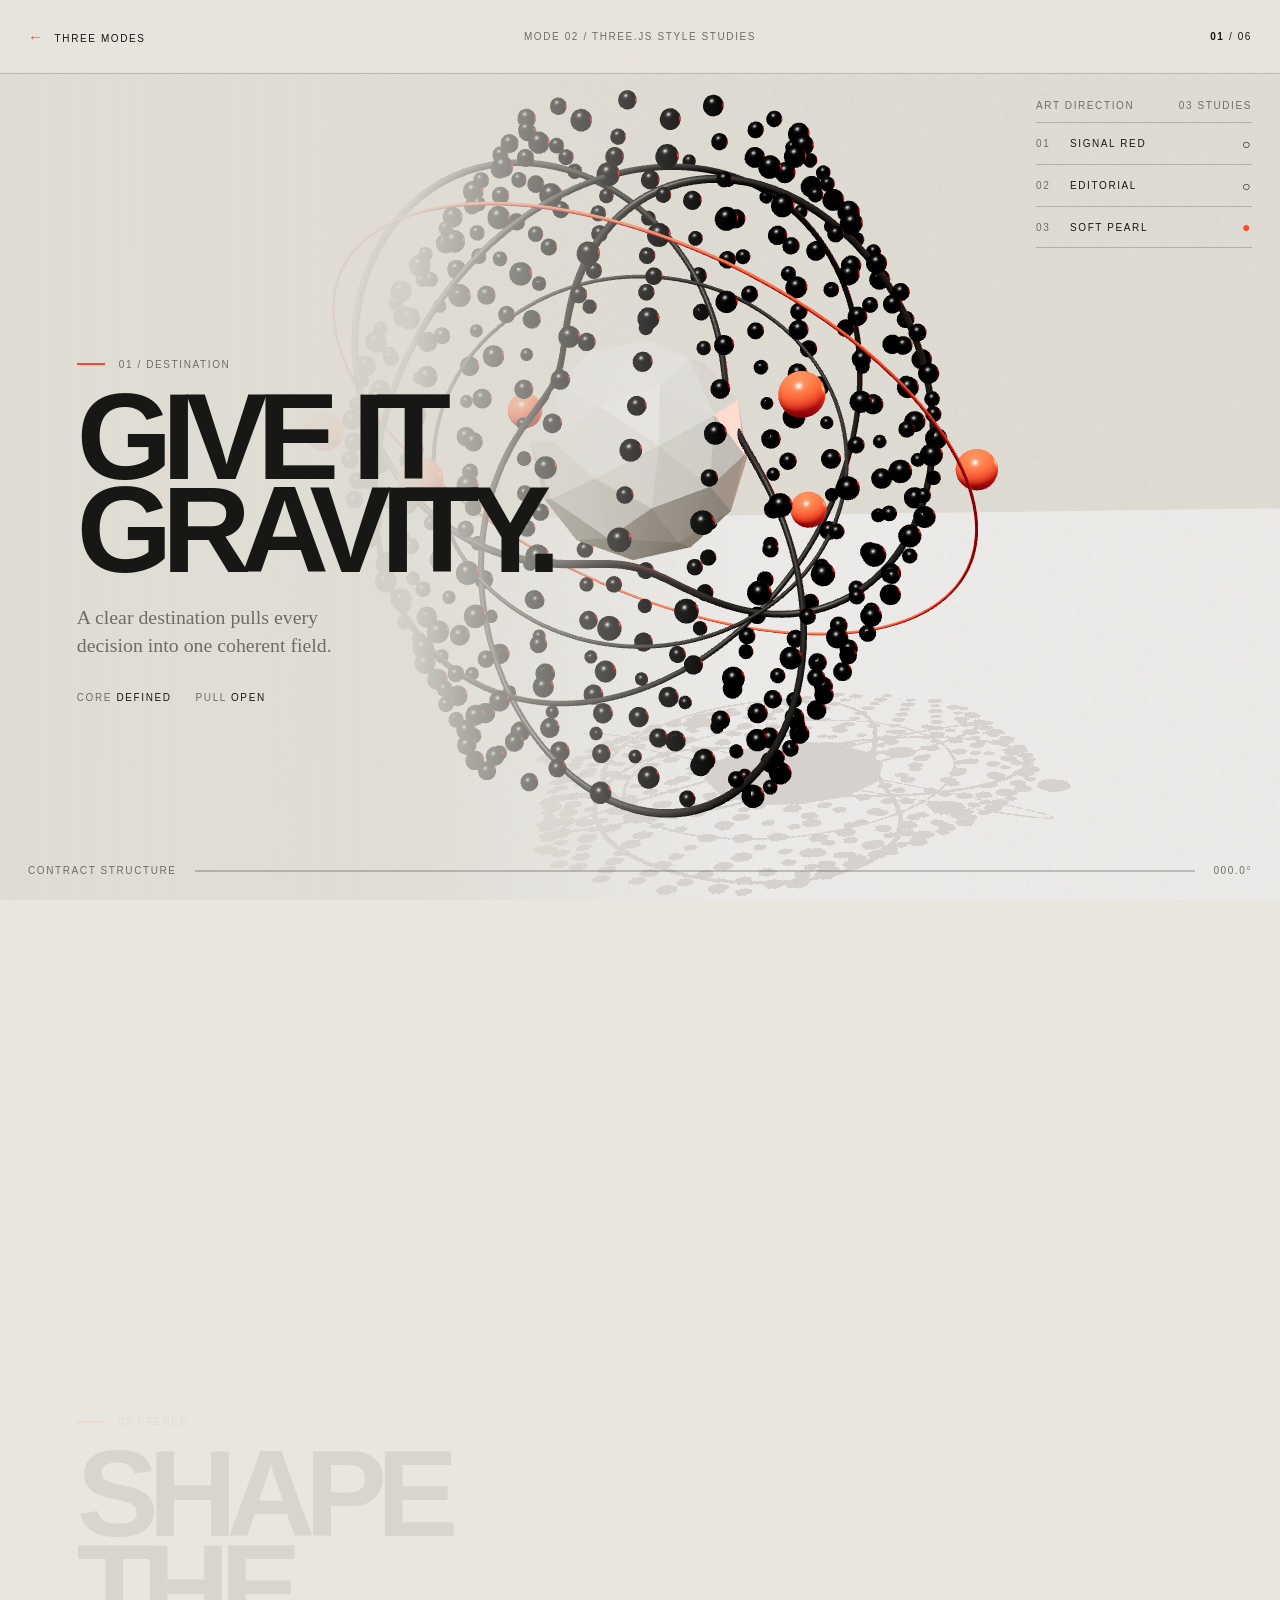
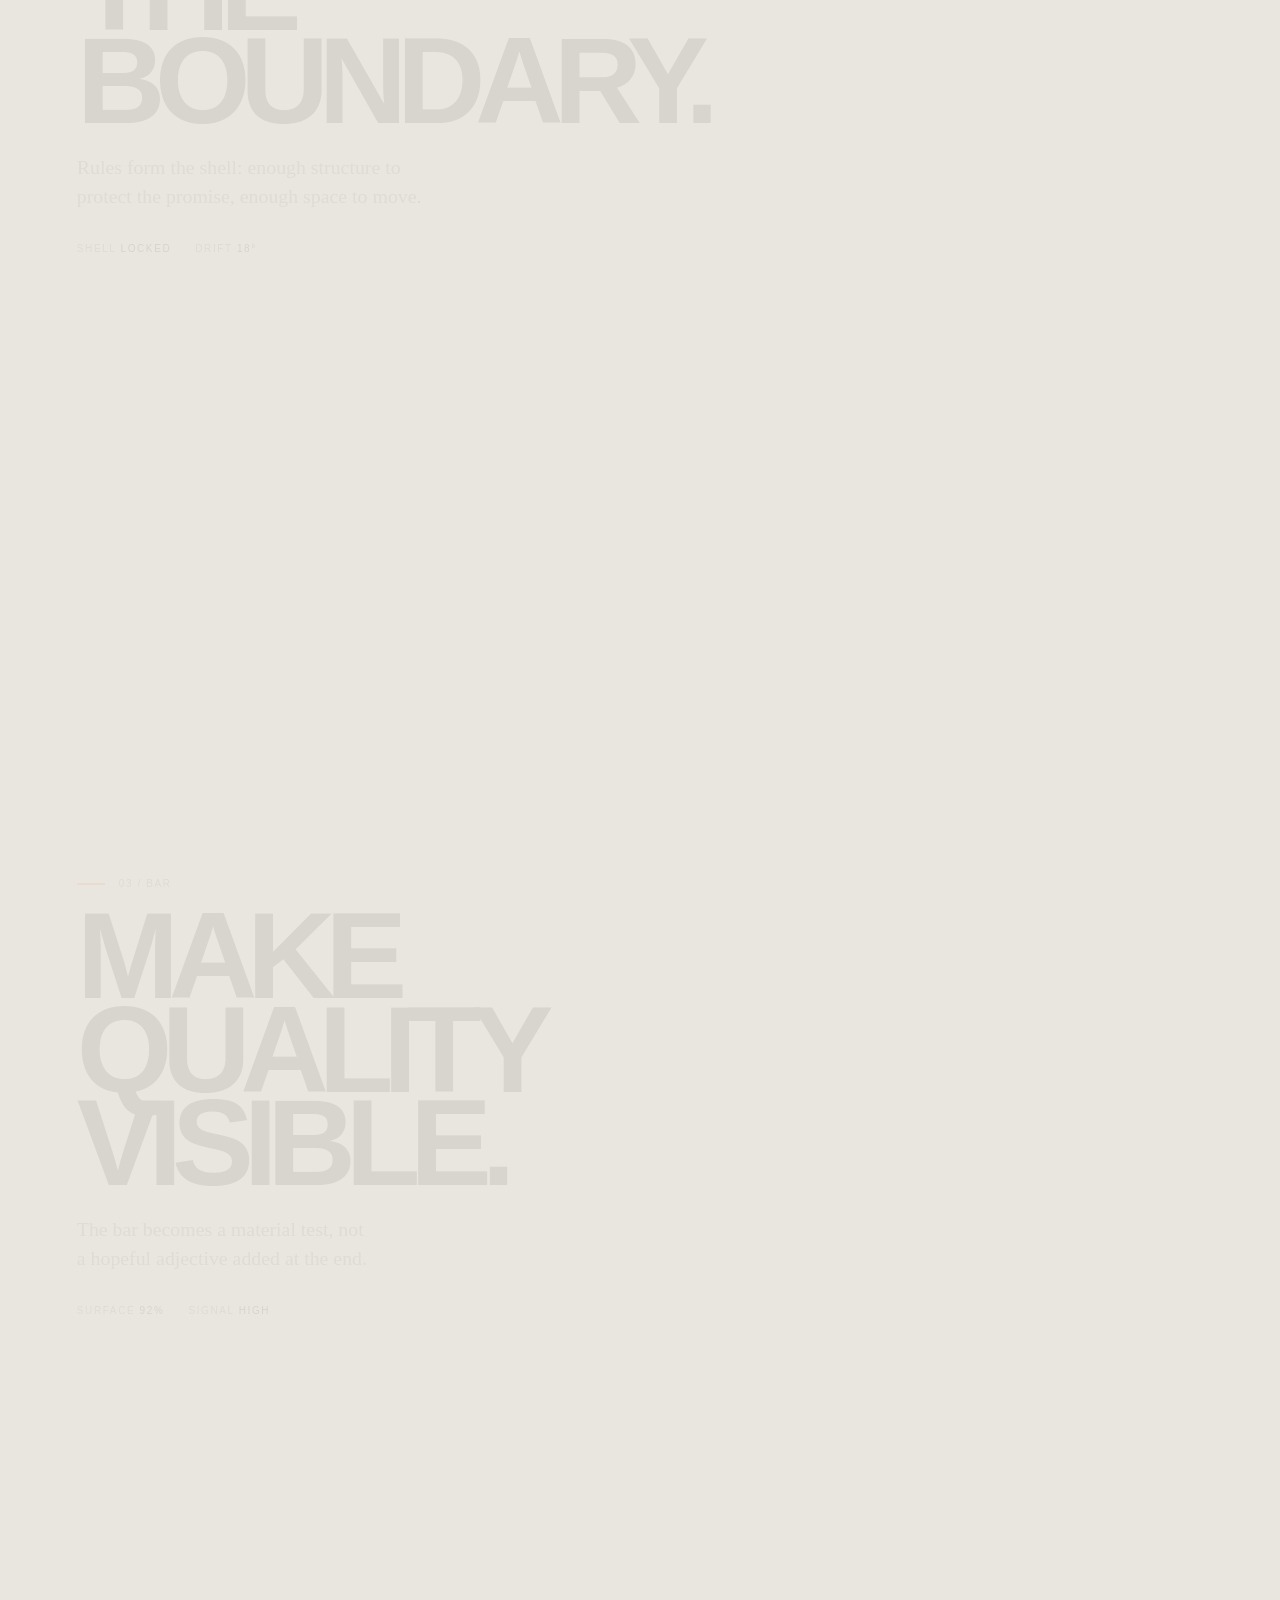
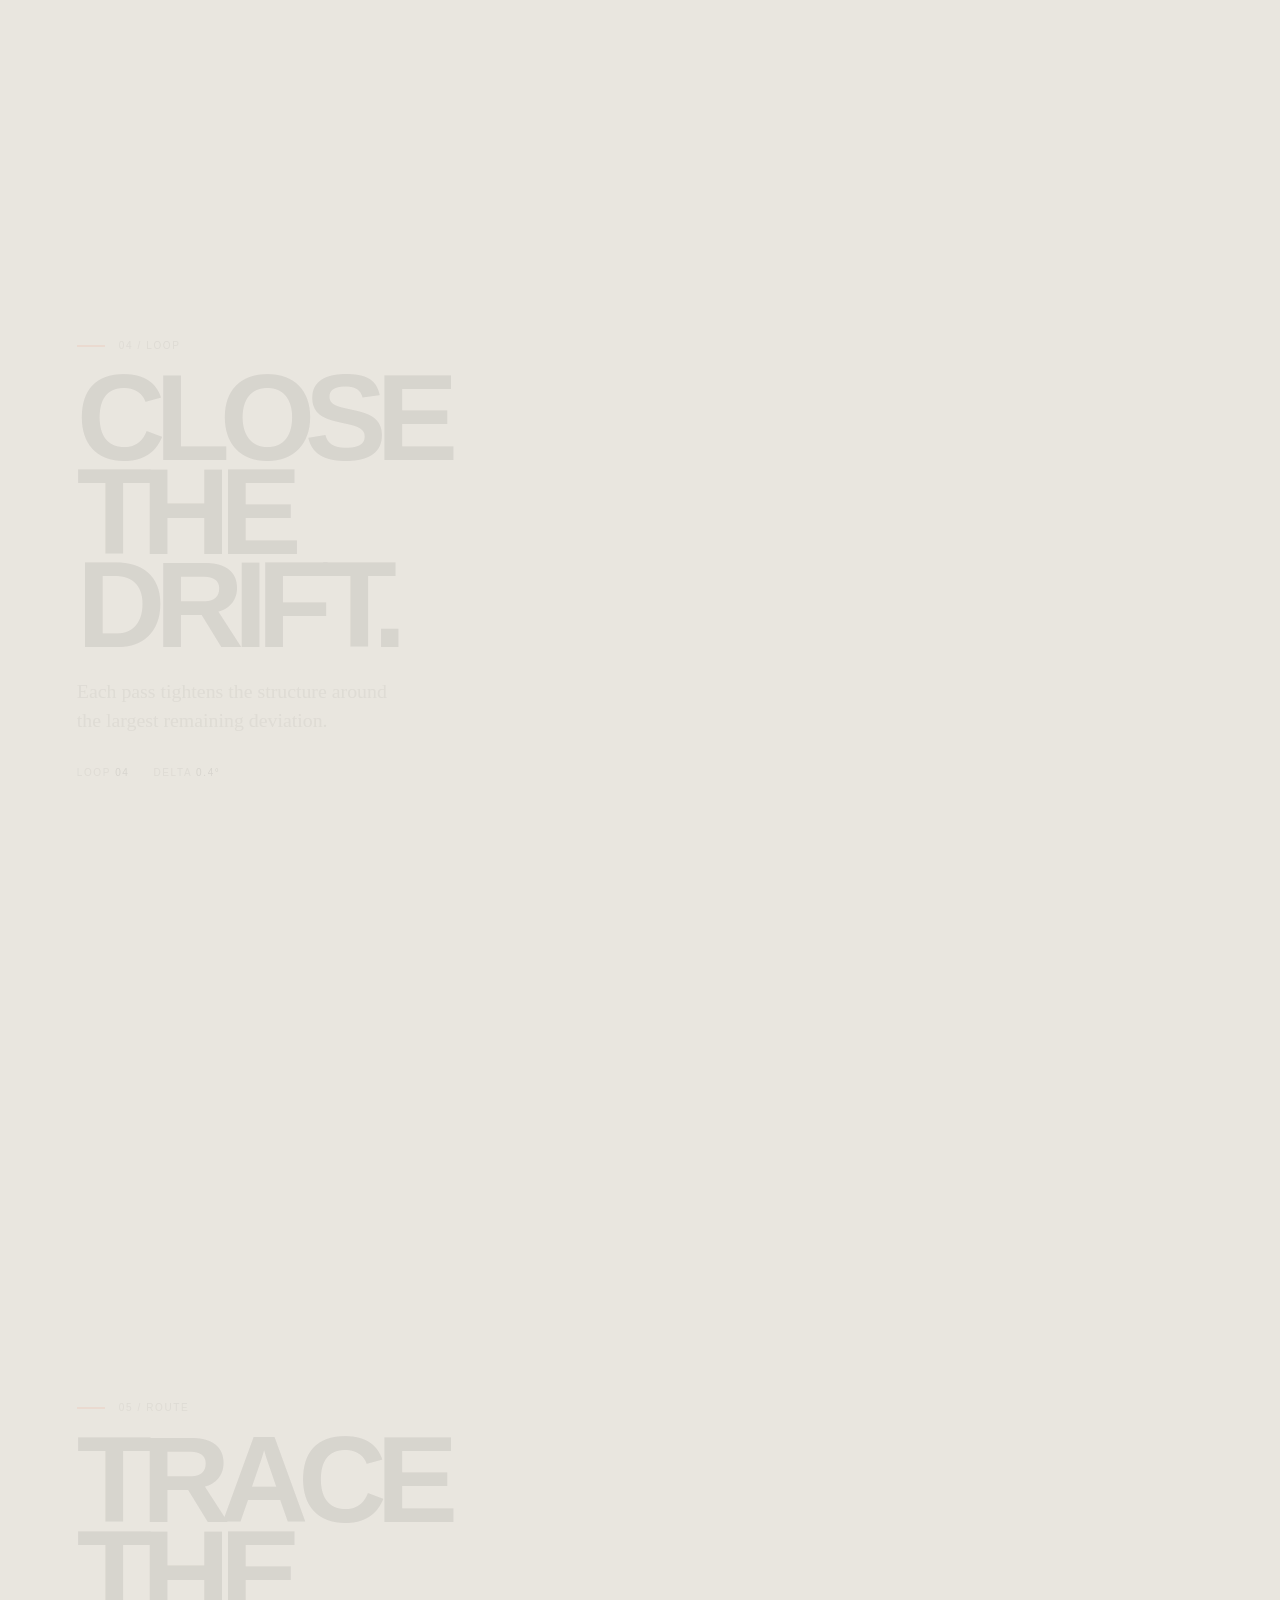
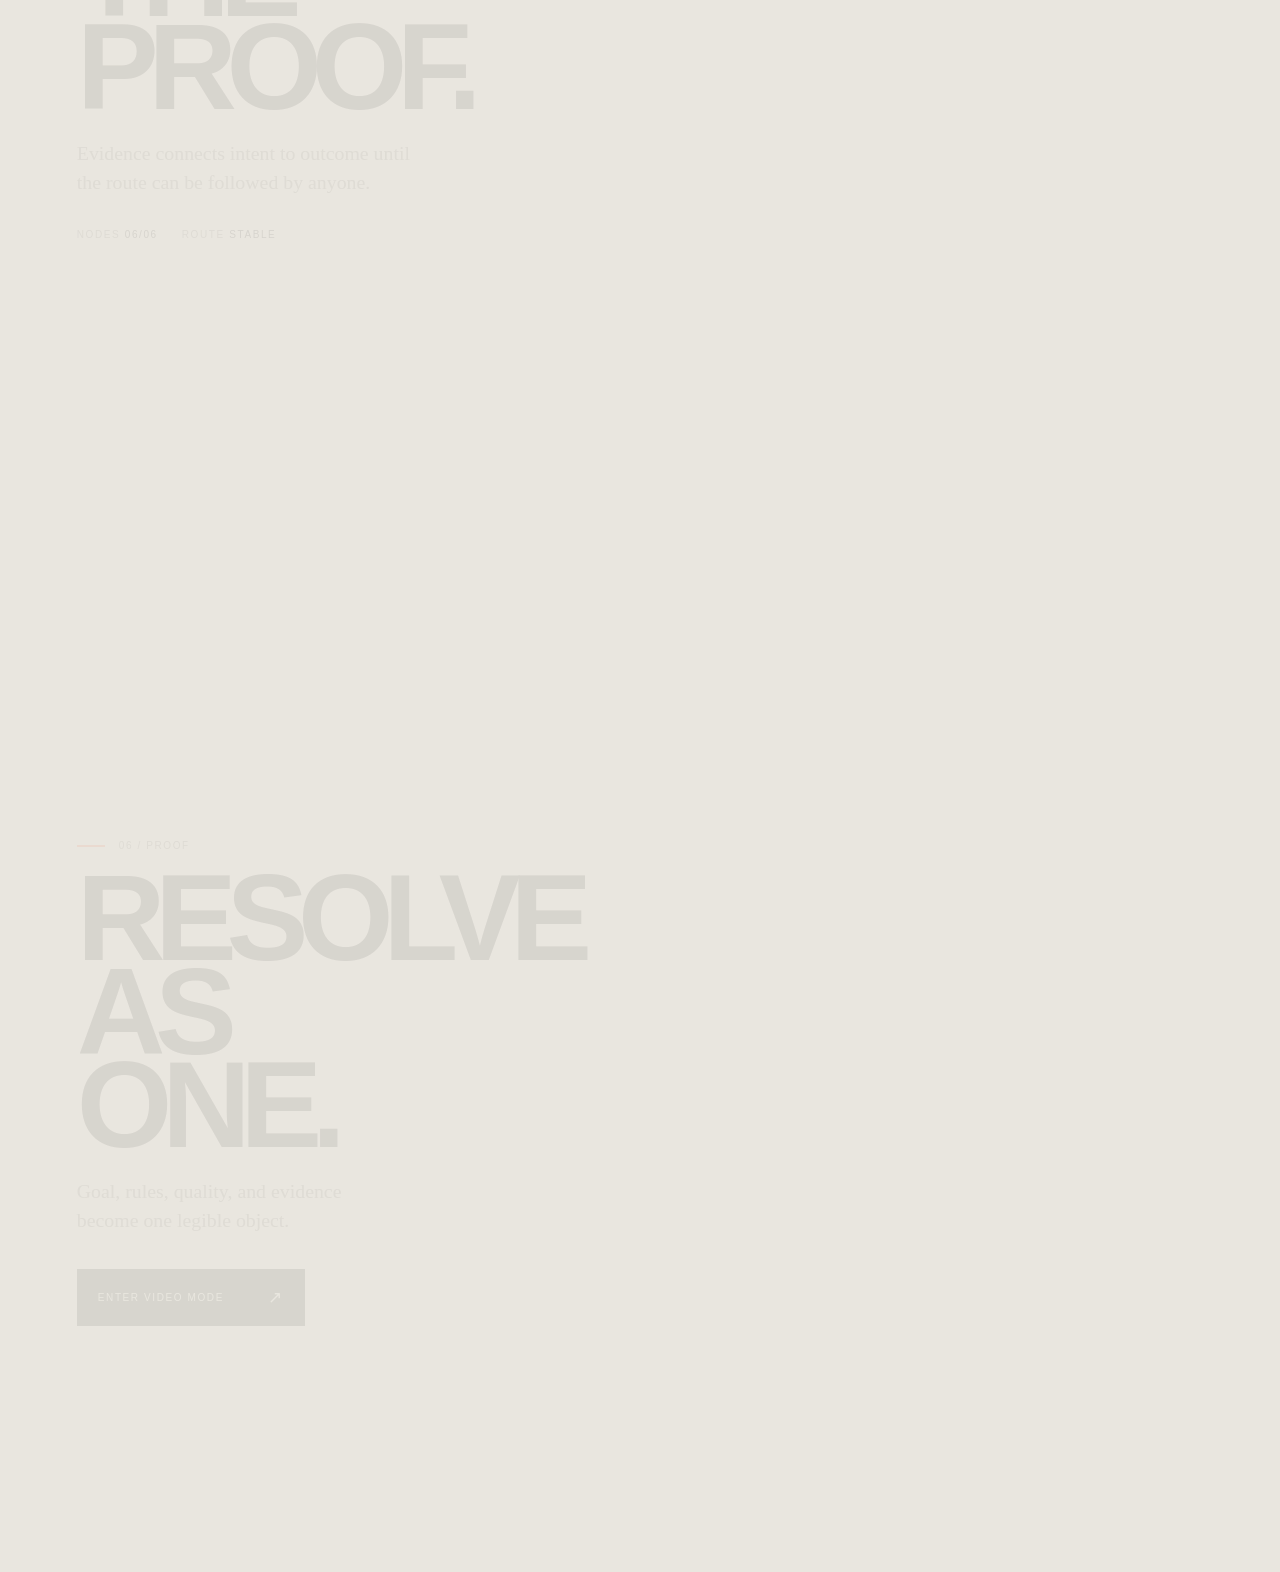
<file: .claude/skills/scroll-world-storytelling/demo/threejs/index.html>
<!doctype html>
<html lang="en">
<head>
  <meta charset="utf-8">
  <meta name="viewport" content="width=device-width, initial-scale=1">
  <meta name="description" content="A scroll-conducted Three.js sculpture explored through three editorial art directions.">
  <title>The Contract — Three.js Style Studies</title>
  <style>
    :root {
      color-scheme: light;
      --paper: #e9e6df;
      --ink: #171715;
      --muted: #6f6c65;
      --line: rgba(23,23,21,.22);
      --accent: #fc4b2f;
      --world: #dfdcd4;
      --panel: rgba(233,230,223,.78);
      --progress: 0;
    }
    * { box-sizing: border-box; }
    html, body { margin: 0; background: var(--paper); color: var(--ink); }
    html { scroll-behavior: auto; }
    body {
      min-width: 320px;
      font-family: Arial, Helvetica, sans-serif;
      transition: background-color .35s ease, color .35s ease;
    }
    body[data-style="signal"] {
      color-scheme: dark;
      --paper: #f04427;
      --ink: #090909;
      --muted: rgba(9,9,9,.66);
      --line: rgba(9,9,9,.32);
      --accent: #f7f2e8;
      --world: #f04427;
      --panel: rgba(240,68,39,.84);
    }
    body[data-style="editorial"] {
      --paper: #f2f1ed;
      --ink: #090909;
      --muted: #66645e;
      --line: rgba(9,9,9,.25);
      --accent: #090909;
      --world: #eeede9;
      --panel: rgba(242,241,237,.86);
    }
    body[data-style="pearl"] {
      --paper: #e9e6df;
      --ink: #171715;
      --muted: #6f6c65;
      --line: rgba(23,23,21,.22);
      --accent: #fc4b2f;
      --world: #dfdcd4;
      --panel: rgba(233,230,223,.78);
    }
    a { color: inherit; }
    button { font: inherit; }
    .world {
      position: fixed;
      inset: 0;
      overflow: hidden;
      background: var(--world);
      transition: background-color .45s ease;
    }
    .world::before {
      content: "";
      position: absolute;
      inset: 0;
      pointer-events: none;
      z-index: 1;
      opacity: .26;
      background-image: url("data:image/svg+xml,%3Csvg viewBox='0 0 180 180' xmlns='http://www.w3.org/2000/svg'%3E%3Cfilter id='n'%3E%3CfeTurbulence type='fractalNoise' baseFrequency='.9' numOctaves='2' stitchTiles='stitch'/%3E%3C/filter%3E%3Crect width='100%25' height='100%25' filter='url(%23n)' opacity='.18'/%3E%3C/svg%3E");
      mix-blend-mode: multiply;
    }
    .world::after {
      content: "";
      position: absolute;
      inset: 0;
      z-index: 1;
      pointer-events: none;
      background: linear-gradient(90deg, var(--world) 0%, color-mix(in srgb, var(--world) 94%, transparent) 32%, transparent 57%);
      transition: background .45s ease;
    }
    #scene { position: absolute; inset: 0; width: 100%; height: 100%; }
    .fallback {
      position: absolute;
      left: 70%;
      top: 50%;
      width: min(51vw, 700px);
      aspect-ratio: 1;
      transform: translate(-50%,-50%);
      border: clamp(12px,2vw,28px) dotted var(--ink);
      border-radius: 45% 55% 53% 47%;
      box-shadow: inset 0 0 0 1px var(--line);
      opacity: .85;
    }
    .fallback::before,
    .fallback::after {
      content: "";
      position: absolute;
      inset: 14%;
      border: 2px solid var(--ink);
      border-radius: 50%;
      transform: rotate(38deg) scaleY(.34);
    }
    .fallback::after { inset: 30%; background: var(--ink); transform: rotate(-18deg); }
    .is-webgl .fallback { display: none; }
    .topbar {
      position: fixed;
      z-index: 8;
      inset: 0 0 auto;
      min-height: 74px;
      display: grid;
      grid-template-columns: 1fr auto 1fr;
      align-items: center;
      gap: 24px;
      padding: 0 28px;
      border-bottom: 1px solid var(--line);
      background: var(--panel);
      backdrop-filter: blur(16px);
      transition: background-color .35s ease, border-color .35s ease;
    }
    .back,
    .mode,
    .chapter-count,
    .style-label,
    .style-button,
    .eyebrow,
    .coords,
    .meter,
    .cta {
      text-transform: uppercase;
      letter-spacing: .16em;
      font-size: 10px;
    }
    .back { justify-self: start; text-decoration: none; }
    .back::before { content: "←"; color: var(--accent); margin-right: 10px; font-size: 15px; }
    .mode { color: var(--muted); }
    .chapter-count { justify-self: end; font-variant-numeric: tabular-nums; }
    .style-switch {
      position: fixed;
      z-index: 9;
      right: 28px;
      top: 100px;
      width: 216px;
      color: var(--ink);
    }
    .style-label {
      display: flex;
      justify-content: space-between;
      margin-bottom: 11px;
      color: var(--muted);
    }
    .style-label::after { content: "03 studies"; }
    .style-button {
      width: 100%;
      min-height: 42px;
      display: grid;
      grid-template-columns: 26px 1fr auto;
      align-items: center;
      gap: 8px;
      padding: 0;
      color: inherit;
      border: 0;
      border-top: 1px solid var(--line);
      background: transparent;
      text-align: left;
      cursor: pointer;
    }
    .style-button:last-child { border-bottom: 1px solid var(--line); }
    .style-button::before { content: attr(data-index); color: var(--muted); }
    .style-button::after { content: "○"; font-size: 14px; }
    .style-button[aria-pressed="true"]::after { content: "●"; color: var(--accent); }
    .style-button small { display: none; }
    .meter {
      position: fixed;
      z-index: 8;
      left: 28px;
      right: 28px;
      bottom: 24px;
      display: grid;
      grid-template-columns: auto minmax(100px,1fr) auto;
      align-items: center;
      gap: 18px;
      color: var(--muted);
    }
    .meter-line { height: 2px; background: var(--line); overflow: hidden; }
    .meter-line i {
      display: block;
      width: calc(var(--progress) * 100%);
      height: 100%;
      background: var(--accent);
      transition: background-color .35s ease;
    }
    .chapters { position: relative; z-index: 3; }
    .chapter {
      min-height: 118vh;
      display: flex;
      align-items: center;
      padding: 16vh clamp(28px,6vw,92px);
      pointer-events: none;
    }
    .copy {
      width: min(520px, 42vw);
      opacity: .08;
      transform: translateY(42px);
      transition: opacity .3s ease, transform .55s cubic-bezier(.22,1,.36,1);
      pointer-events: auto;
    }
    .chapter.is-active .copy { opacity: 1; transform: none; }
    .eyebrow { display: flex; align-items: center; gap: 14px; color: var(--muted); }
    .eyebrow::before { content: ""; width: 28px; height: 2px; background: var(--accent); }
    h1, h2 {
      max-width: 6.2ch;
      margin: 20px 0 26px;
      font-family: "Arial Narrow", "Helvetica Neue", Arial, sans-serif;
      font-size: clamp(70px, 9.6vw, 148px);
      font-weight: 900;
      line-height: .76;
      letter-spacing: -.085em;
      text-transform: uppercase;
      text-wrap: balance;
    }
    .copy p {
      max-width: 38ch;
      margin: 0;
      color: var(--muted);
      font-family: Georgia, "Times New Roman", serif;
      font-size: clamp(18px,1.55vw,23px);
      line-height: 1.45;
      text-wrap: balance;
    }
    .coords { display: flex; gap: 24px; margin-top: 32px; color: var(--muted); }
    .coords b { color: var(--ink); font-weight: 500; }
    .cta {
      display: inline-flex;
      align-items: center;
      gap: 44px;
      margin-top: 34px;
      padding: 17px 20px;
      color: var(--paper);
      background: var(--ink);
      border: 1px solid var(--ink);
      text-decoration: none;
    }
    .cta::after { content: "↗"; font-size: 17px; }
    .noscript { position: relative; z-index: 12; margin: 94px 28px; padding: 18px; border: 1px solid var(--line); background: var(--paper); }
    :focus-visible { outline: 3px solid var(--accent); outline-offset: 4px; }
    @media (max-width: 900px) {
      .topbar { grid-template-columns: 1fr auto; padding-inline: 20px; }
      .mode { display: none; }
      .style-switch { right: 20px; top: 92px; width: 154px; }
      .style-label { display: none; }
      .style-button { grid-template-columns: 20px 1fr auto; font-size: 8px; min-height: 36px; }
      .copy { width: min(480px,58vw); }
      .world::after { background: linear-gradient(90deg,var(--world) 0%,color-mix(in srgb,var(--world) 90%,transparent) 35%,transparent 68%); }
    }
    @media (max-width: 680px) {
      .style-switch {
        top: auto;
        right: 18px;
        left: 18px;
        bottom: 55px;
        width: auto;
        display: grid;
        grid-template-columns: repeat(3,1fr);
        background: var(--panel);
        backdrop-filter: blur(15px);
        border: 1px solid var(--line);
      }
      .style-button,
      .style-button:last-child { min-height: 42px; padding: 0 9px; border: 0; border-right: 1px solid var(--line); grid-template-columns: 1fr auto; }
      .style-button:last-child { border-right: 0; }
      .style-button::before { display: none; }
      .world::after { background: linear-gradient(0deg,var(--world) 0%,color-mix(in srgb,var(--world) 93%,transparent) 42%,transparent 67%); }
      .fallback { left: 50%; top: 35%; width: 74vw; }
      .chapter { align-items: end; min-height: 112vh; padding: 44vh 22px 22vh; }
      .copy { width: calc(100vw - 44px); }
      h1, h2 { font-size: clamp(58px,18vw,90px); }
      .copy p { max-width: 34ch; font-size: 17px; }
      .meter { left: 18px; right: 18px; bottom: 24px; grid-template-columns: 1fr auto; }
      .meter > span:first-child { display: none; }
    }
    @media (prefers-reduced-motion: reduce) {
      .world { position: sticky; top: 0; height: 58vh; }
      #scene { display: none; }
      .fallback { left: 50%; top: 50%; width: min(65vw,420px); display: block !important; }
      .style-switch,.meter { display: none; }
      .chapters { background: var(--paper); }
      .chapter { min-height: auto; padding: 72px 24px; border-top: 1px solid var(--line); }
      .copy,.chapter.is-active .copy { width: min(680px,100%); opacity: 1; transform: none; transition: none; }
      h1,h2 { max-width: none; font-size: clamp(54px,12vw,96px); }
    }
  </style>
</head>
<body data-style="pearl">
  <div class="world" aria-hidden="true">
    <div class="fallback"></div>
    <canvas id="scene"></canvas>
  </div>

  <header class="topbar">
    <a class="back" href="../">Three modes</a>
    <span class="mode">Mode 02 / Three.js style studies</span>
    <span class="chapter-count"><b id="current">01</b> / 06</span>
  </header>

  <aside class="style-switch" aria-label="Art direction">
    <span class="style-label">Art direction</span>
    <button class="style-button" type="button" data-preset="signal" data-index="01" aria-pressed="false">Signal red</button>
    <button class="style-button" type="button" data-preset="editorial" data-index="02" aria-pressed="false">Editorial</button>
    <button class="style-button" type="button" data-preset="pearl" data-index="03" aria-pressed="true">Soft pearl</button>
  </aside>

  <div class="meter" aria-hidden="true">
    <span>Contract structure</span>
    <span class="meter-line"><i></i></span>
    <span id="coordinate">000.0°</span>
  </div>

  <main class="chapters">
    <section class="chapter is-active" id="destination">
      <div class="copy"><span class="eyebrow">01 / Destination</span><h1>Give it gravity.</h1><p>A clear destination pulls every decision into one coherent field.</p><div class="coords"><span>Core <b>Defined</b></span><span>Pull <b>Open</b></span></div></div>
    </section>
    <section class="chapter" id="fence">
      <div class="copy"><span class="eyebrow">02 / Fence</span><h2>Shape the boundary.</h2><p>Rules form the shell: enough structure to protect the promise, enough space to move.</p><div class="coords"><span>Shell <b>Locked</b></span><span>Drift <b>18°</b></span></div></div>
    </section>
    <section class="chapter" id="bar">
      <div class="copy"><span class="eyebrow">03 / Bar</span><h2>Make quality visible.</h2><p>The bar becomes a material test, not a hopeful adjective added at the end.</p><div class="coords"><span>Surface <b>92%</b></span><span>Signal <b>High</b></span></div></div>
    </section>
    <section class="chapter" id="loop">
      <div class="copy"><span class="eyebrow">04 / Loop</span><h2>Close the drift.</h2><p>Each pass tightens the structure around the largest remaining deviation.</p><div class="coords"><span>Loop <b>04</b></span><span>Delta <b>0.4°</b></span></div></div>
    </section>
    <section class="chapter" id="route">
      <div class="copy"><span class="eyebrow">05 / Route</span><h2>Trace the proof.</h2><p>Evidence connects intent to outcome until the route can be followed by anyone.</p><div class="coords"><span>Nodes <b>06/06</b></span><span>Route <b>Stable</b></span></div></div>
    </section>
    <section class="chapter" id="proof">
      <div class="copy"><span class="eyebrow">06 / Proof</span><h2>Resolve as one.</h2><p>Goal, rules, quality, and evidence become one legible object.</p><a class="cta" href="../video/">Enter video mode</a></div>
    </section>
  </main>

  <noscript><p class="noscript">The complete story remains readable, but the real-time sculpture requires JavaScript.</p></noscript>

  <script type="module">
    import * as THREE from './assets/three.module.min.js';

    const reduce = matchMedia('(prefers-reduced-motion: reduce)');
    const canvas = document.querySelector('#scene');
    const chapters = Array.from(document.querySelectorAll('.chapter'));
    const buttons = Array.from(document.querySelectorAll('.style-button'));
    const current = document.querySelector('#current');
    const coordinate = document.querySelector('#coordinate');
    const presets = {
      signal: {
        background: 0xf04427,
        bead: 0x090909,
        beadAlt: 0xf7f2e8,
        core: 0x090909,
        ring: 0x090909,
        accent: 0xf7f2e8,
        floor: 0xf04427,
        ambient: 2.3,
        key: 3.7,
        exposure: 1.02
      },
      editorial: {
        background: 0xeeede9,
        bead: 0x0b0b0b,
        beadAlt: 0xf8f7f3,
        core: 0x0a0a0a,
        ring: 0x141414,
        accent: 0x77746d,
        floor: 0xeeede9,
        ambient: 2.0,
        key: 3.2,
        exposure: 1.08
      },
      pearl: {
        background: 0xdfdcd4,
        bead: 0xe9e6df,
        beadAlt: 0x9f9c95,
        core: 0xc8c3b9,
        ring: 0x302f2c,
        accent: 0xfc4b2f,
        floor: 0xdfdcd4,
        ambient: 2.6,
        key: 3.8,
        exposure: 1.12
      }
    };

    let progress = 0;
    let renderer;
    let scene;
    let camera;
    let world;
    let beadMesh;
    let beadMaterial;
    let coreMaterial;
    let ringMaterials = [];
    let floorMaterial;
    let ambientLight;
    let keyLight;
    let fillLight;
    let rings = [];
    let spine;
    let core;
    let frame = 0;
    let active = true;
    let presetName = 'pearl';
    const disposables = [];

    function register() {
      for (let index = 0; index < arguments.length; index += 1) disposables.push(arguments[index]);
    }

    function buildBeadShell() {
      const strandCount = 12;
      const pointsPerStrand = 34;
      const count = strandCount * pointsPerStrand;
      const geometry = new THREE.SphereGeometry(.055, 12, 9);
      beadMaterial = new THREE.MeshStandardMaterial({
        color: presets.pearl.bead,
        roughness: .27,
        metalness: .12,
        vertexColors: true
      });
      register(geometry, beadMaterial);
      beadMesh = new THREE.InstancedMesh(geometry, beadMaterial, count);
      beadMesh.castShadow = true;
      beadMesh.receiveShadow = true;
      const dummy = new THREE.Object3D();
      const color = new THREE.Color();
      let cursor = 0;
      for (let strand = 0; strand < strandCount; strand += 1) {
        for (let point = 0; point < pointsPerStrand; point += 1) {
          const t = point / (pointsPerStrand - 1);
          const y = (t - .5) * 3.35;
          const pulse = .78 + Math.sin(t * Math.PI) * .7 + Math.sin(t * Math.PI * 3 + strand) * .05;
          const angle = t * Math.PI * 2.7 + strand / strandCount * Math.PI * 2;
          dummy.position.set(Math.cos(angle) * pulse, y, Math.sin(angle) * pulse * .72);
          const scale = .68 + .36 * Math.sin((point + strand) * 1.73) ** 2;
          dummy.scale.setScalar(scale);
          dummy.updateMatrix();
          beadMesh.setMatrixAt(cursor, dummy.matrix);
          color.setHex(cursor % 17 === 0 ? presets.pearl.beadAlt : presets.pearl.bead);
          beadMesh.setColorAt(cursor, color);
          cursor += 1;
        }
      }
      beadMesh.instanceMatrix.needsUpdate = true;
      if (beadMesh.instanceColor) beadMesh.instanceColor.needsUpdate = true;
      world.add(beadMesh);
    }

    function buildStructure() {
      coreMaterial = new THREE.MeshStandardMaterial({ color: presets.pearl.core, roughness: .32, metalness: .08, flatShading: true });
      const coreGeometry = new THREE.IcosahedronGeometry(.7, 1);
      register(coreGeometry, coreMaterial);
      core = new THREE.Mesh(coreGeometry, coreMaterial);
      core.castShadow = true;
      world.add(core);

      const ringSpecs = [
        [1.25, .012, -.42, .10],
        [1.72, .018, .48, .72],
        [2.06, .009, 1.04, -.26]
      ];
      ringSpecs.forEach(function(spec, index) {
        const geometry = new THREE.TorusGeometry(spec[0], spec[1], 8, 220);
        const material = new THREE.MeshStandardMaterial({
          color: index === 2 ? presets.pearl.accent : presets.pearl.ring,
          roughness: .38,
          metalness: .35
        });
        register(geometry, material);
        ringMaterials.push(material);
        const ring = new THREE.Mesh(geometry, material);
        ring.rotation.set(spec[2], spec[3], index * .62);
        ring.castShadow = true;
        rings.push(ring);
        world.add(ring);
      });

      const spineGeometry = new THREE.TorusKnotGeometry(1.08, .018, 280, 6, 2, 3);
      const spineMaterial = new THREE.MeshStandardMaterial({ color: presets.pearl.ring, roughness: .3, metalness: .45 });
      register(spineGeometry, spineMaterial);
      spine = new THREE.Mesh(spineGeometry, spineMaterial);
      spine.scale.set(.94, 1.18, .94);
      spine.rotation.z = .42;
      spine.castShadow = true;
      ringMaterials.push(spineMaterial);
      world.add(spine);

      const nodeGeometry = new THREE.SphereGeometry(.105, 18, 12);
      const nodeMaterial = new THREE.MeshStandardMaterial({ color: presets.pearl.accent, roughness: .26, metalness: .15 });
      register(nodeGeometry, nodeMaterial);
      ringMaterials.push(nodeMaterial);
      for (let index = 0; index < 6; index += 1) {
        const angle = index / 6 * Math.PI * 2;
        const node = new THREE.Mesh(nodeGeometry, nodeMaterial);
        node.position.set(Math.cos(angle) * 1.72, Math.sin(angle * 2) * .28, Math.sin(angle) * 1.18);
        node.castShadow = true;
        world.add(node);
      }
    }

    function init() {
      if (reduce.matches) return;
      try {
        renderer = new THREE.WebGLRenderer({ canvas: canvas, antialias: true, alpha: true, powerPreference: 'high-performance' });
      } catch (error) {
        canvas.hidden = true;
        return;
      }
      document.body.classList.add('is-webgl');
      renderer.setPixelRatio(Math.min(devicePixelRatio, 2));
      renderer.outputColorSpace = THREE.SRGBColorSpace;
      renderer.toneMapping = THREE.ACESFilmicToneMapping;
      renderer.shadowMap.enabled = true;
      renderer.shadowMap.type = THREE.PCFSoftShadowMap;
      scene = new THREE.Scene();
      camera = new THREE.PerspectiveCamera(34, innerWidth / innerHeight, .1, 60);
      world = new THREE.Group();
      scene.add(world);

      buildBeadShell();
      buildStructure();

      floorMaterial = new THREE.MeshStandardMaterial({ color: presets.pearl.floor, roughness: .9, metalness: 0 });
      const floorGeometry = new THREE.PlaneGeometry(34, 34);
      register(floorGeometry, floorMaterial);
      const floor = new THREE.Mesh(floorGeometry, floorMaterial);
      floor.rotation.x = -Math.PI / 2;
      floor.position.y = -2.1;
      floor.receiveShadow = true;
      scene.add(floor);

      ambientLight = new THREE.HemisphereLight(0xffffff, 0x8b877f, presets.pearl.ambient);
      keyLight = new THREE.DirectionalLight(0xffffff, presets.pearl.key);
      keyLight.position.set(-4.5, 8, 7);
      keyLight.castShadow = true;
      keyLight.shadow.mapSize.set(1024, 1024);
      keyLight.shadow.camera.left = -5;
      keyLight.shadow.camera.right = 5;
      keyLight.shadow.camera.top = 5;
      keyLight.shadow.camera.bottom = -5;
      fillLight = new THREE.DirectionalLight(0xfc4b2f, 1.25);
      fillLight.position.set(5, 1, -4);
      scene.add(ambientLight, keyLight, fillLight);

      resize();
      applyPreset('pearl');
      animate(0);
    }

    function applyPreset(name) {
      presetName = presets[name] ? name : 'pearl';
      document.body.dataset.style = presetName;
      buttons.forEach(function(button) {
        button.setAttribute('aria-pressed', String(button.dataset.preset === presetName));
      });
      if (!renderer) return;
      const style = presets[presetName];
      renderer.setClearColor(style.background, 1);
      renderer.toneMappingExposure = style.exposure;
      beadMaterial.color.setHex(style.bead);
      coreMaterial.color.setHex(style.core);
      floorMaterial.color.setHex(style.floor);
      ringMaterials.forEach(function(material, index) {
        material.color.setHex(index === 2 || index === ringMaterials.length - 1 ? style.accent : style.ring);
      });
      const color = new THREE.Color();
      for (let index = 0; index < beadMesh.count; index += 1) {
        const useAlt = presetName === 'signal' ? index % 29 === 0 : index % 17 === 0;
        color.setHex(useAlt ? style.beadAlt : style.bead);
        beadMesh.setColorAt(index, color);
      }
      if (beadMesh.instanceColor) beadMesh.instanceColor.needsUpdate = true;
      ambientLight.intensity = style.ambient;
      keyLight.intensity = style.key;
      fillLight.color.setHex(style.accent);
      fillLight.intensity = presetName === 'signal' ? .7 : 1.25;
      renderOnce();
    }

    function updateScroll() {
      const max = Math.max(1, document.documentElement.scrollHeight - innerHeight);
      progress = Math.min(1, Math.max(0, scrollY / max));
      document.documentElement.style.setProperty('--progress', progress.toFixed(4));
      const index = Math.min(chapters.length - 1, Math.floor(progress * chapters.length));
      chapters.forEach(function(chapter, chapterIndex) {
        chapter.classList.toggle('is-active', chapterIndex === index);
      });
      current.textContent = String(index + 1).padStart(2, '0');
      coordinate.textContent = (progress * 360).toFixed(1).padStart(5, '0') + '°';
      if (!frame && renderer && !reduce.matches) frame = requestAnimationFrame(animate);
    }

    function updateWorld(time) {
      const mobile = innerWidth <= 680;
      const anchorX = mobile ? 0 : 1.72;
      const anchorY = mobile ? 1.05 : .08;
      world.position.x = anchorX;
      world.position.y = anchorY + Math.sin(progress * Math.PI * 2) * .14;
      world.rotation.y = -.45 + progress * 2.45 + time * .000025;
      world.rotation.x = -.12 + progress * .34;
      world.rotation.z = -.08 + Math.sin(progress * Math.PI) * .16;
      const emphasis = .94 + Math.sin(progress * Math.PI) * .11;
      world.scale.setScalar(emphasis);
      core.rotation.x = progress * 2.2;
      core.rotation.y = progress * 3.1 + time * .00004;
      core.scale.setScalar(.82 + progress * .42);
      beadMesh.rotation.y = -progress * 1.4;
      spine.rotation.x = progress * 1.25;
      rings.forEach(function(ring, index) {
        ring.rotation.z += .00018 * (index + 1);
        ring.scale.setScalar(.86 + progress * (.08 + index * .045));
      });

      const theta = -.12 + progress * .55;
      const radius = 7.2 - progress * .45;
      camera.position.set(anchorX + Math.sin(theta) * radius, anchorY + .45 - progress * .52, Math.cos(theta) * radius);
      camera.lookAt(anchorX, anchorY, 0);
    }

    function renderOnce() {
      if (!renderer || !scene || !camera) return;
      updateWorld(performance.now());
      renderer.render(scene, camera);
    }

    function animate(time) {
      frame = 0;
      if (!renderer || !active || reduce.matches) return;
      updateWorld(time);
      renderer.render(scene, camera);
      frame = requestAnimationFrame(animate);
    }

    function resize() {
      if (!renderer) return;
      renderer.setPixelRatio(Math.min(devicePixelRatio, 2));
      renderer.setSize(innerWidth, innerHeight, false);
      camera.aspect = innerWidth / innerHeight;
      camera.updateProjectionMatrix();
      renderOnce();
    }

    function teardown() {
      cancelAnimationFrame(frame);
      disposables.forEach(function(item) { if (item && item.dispose) item.dispose(); });
      if (renderer) renderer.dispose();
      removeEventListener('scroll', updateScroll);
      removeEventListener('resize', resize);
    }

    buttons.forEach(function(button) {
      button.addEventListener('click', function() { applyPreset(button.dataset.preset); });
    });
    document.addEventListener('visibilitychange', function() {
      active = document.visibilityState === 'visible';
      if (active && !frame && renderer) frame = requestAnimationFrame(animate);
      if (!active) cancelAnimationFrame(frame);
    });
    addEventListener('scroll', updateScroll, { passive: true });
    addEventListener('resize', resize, { passive: true });
    addEventListener('pagehide', teardown, { once: true });
    updateScroll();
    init();
  </script>
</body>
</html>
</file>
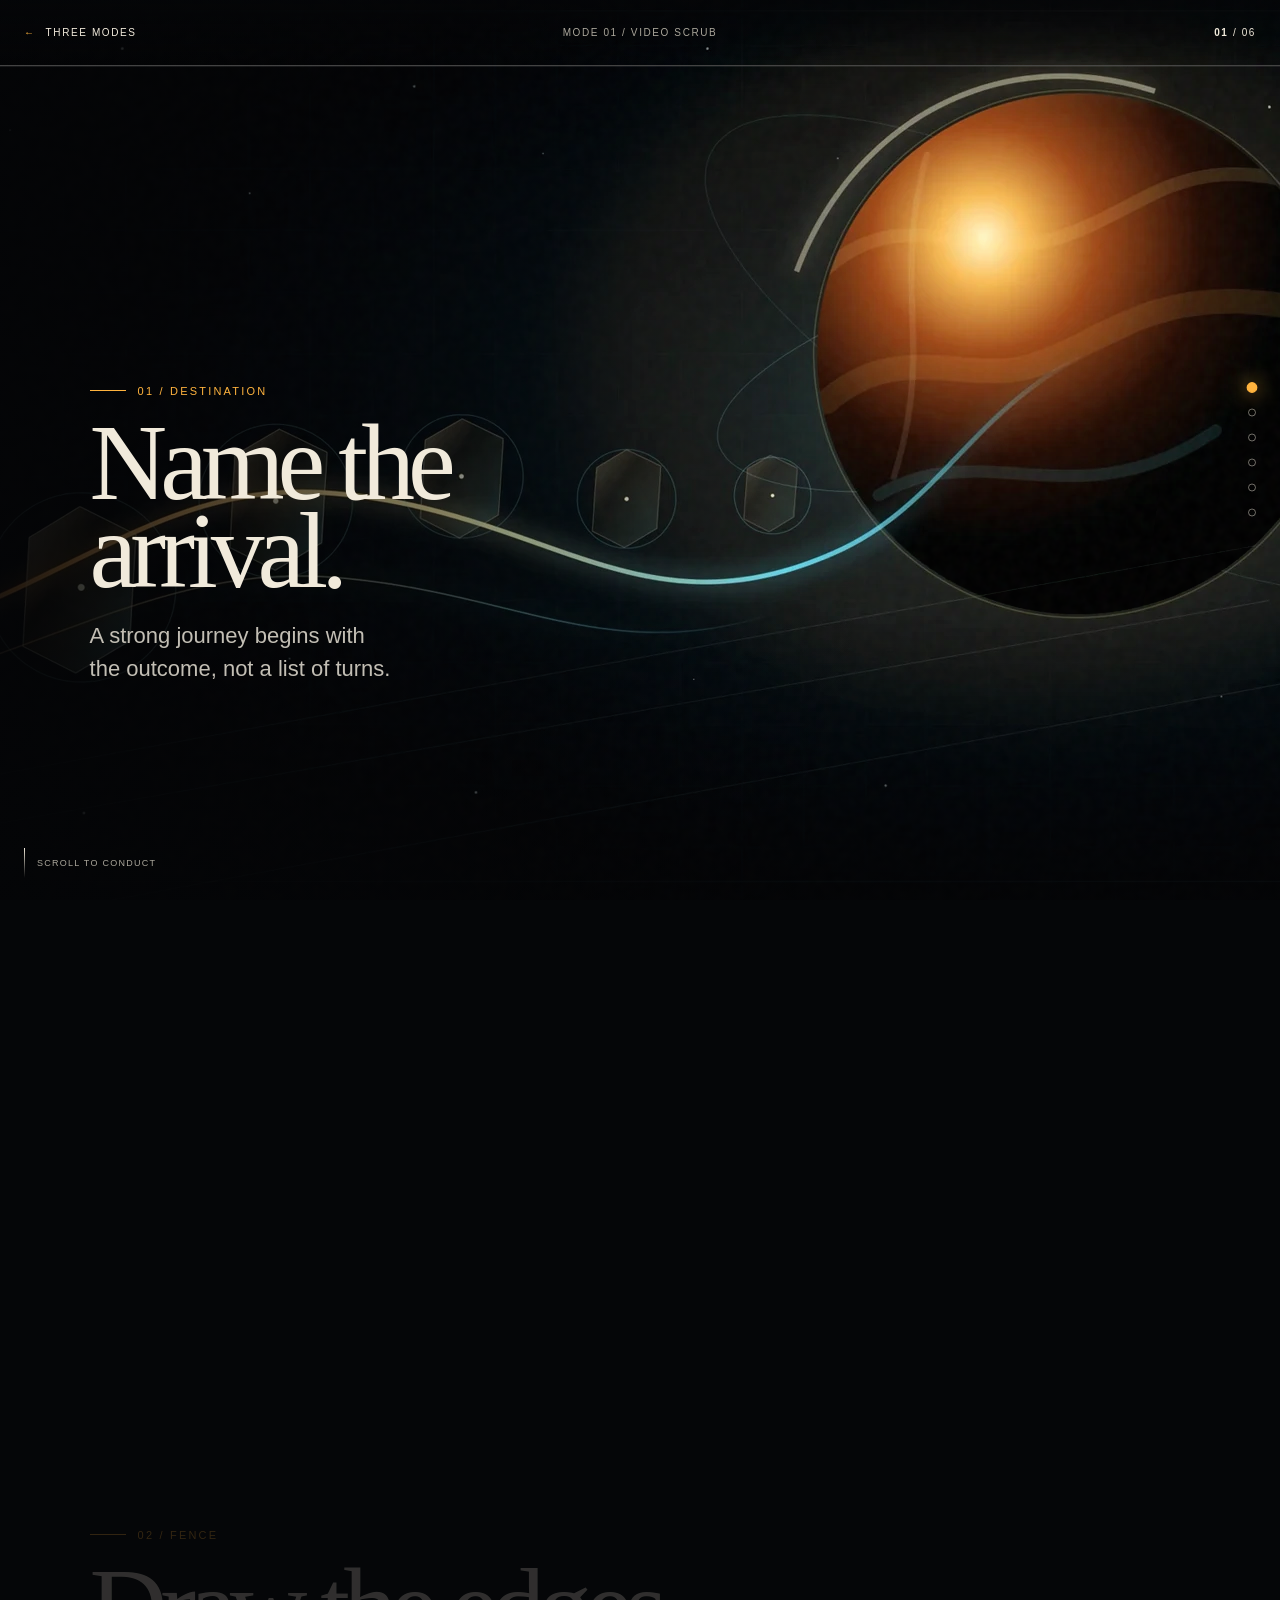
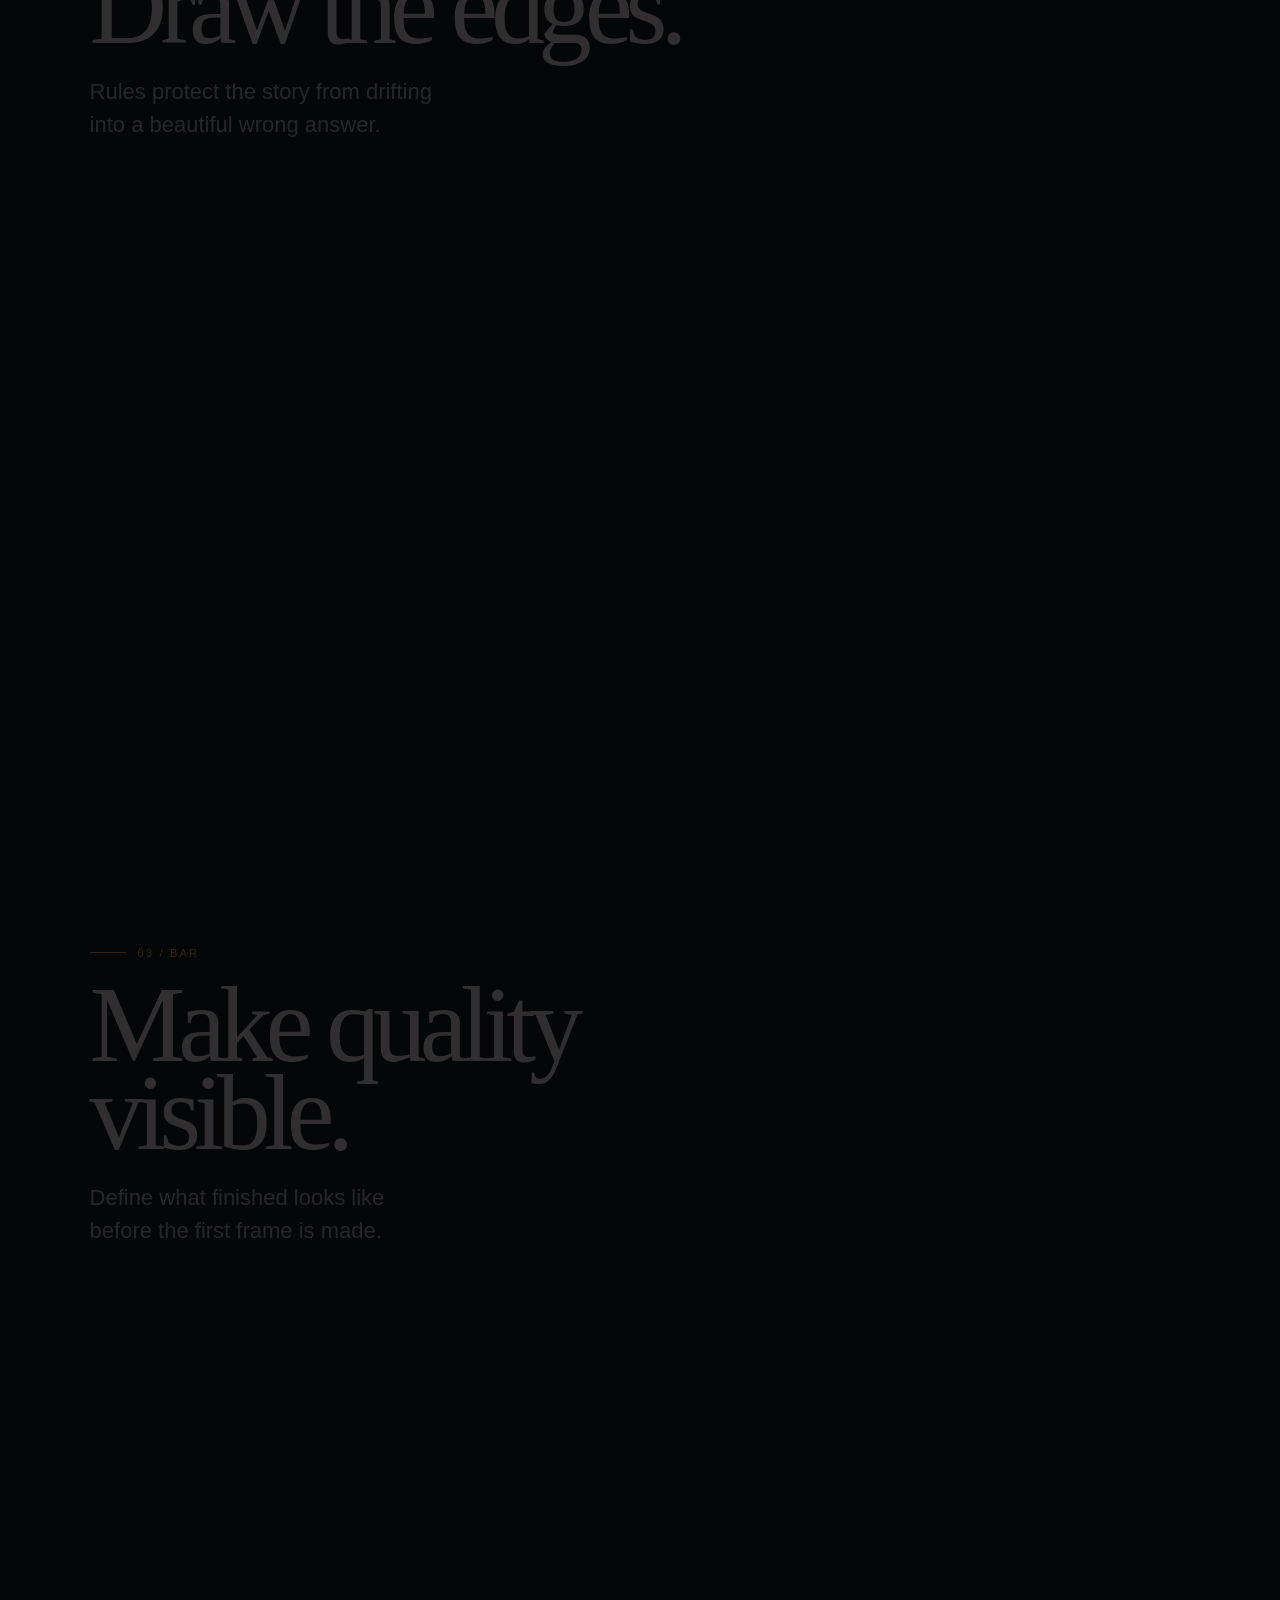
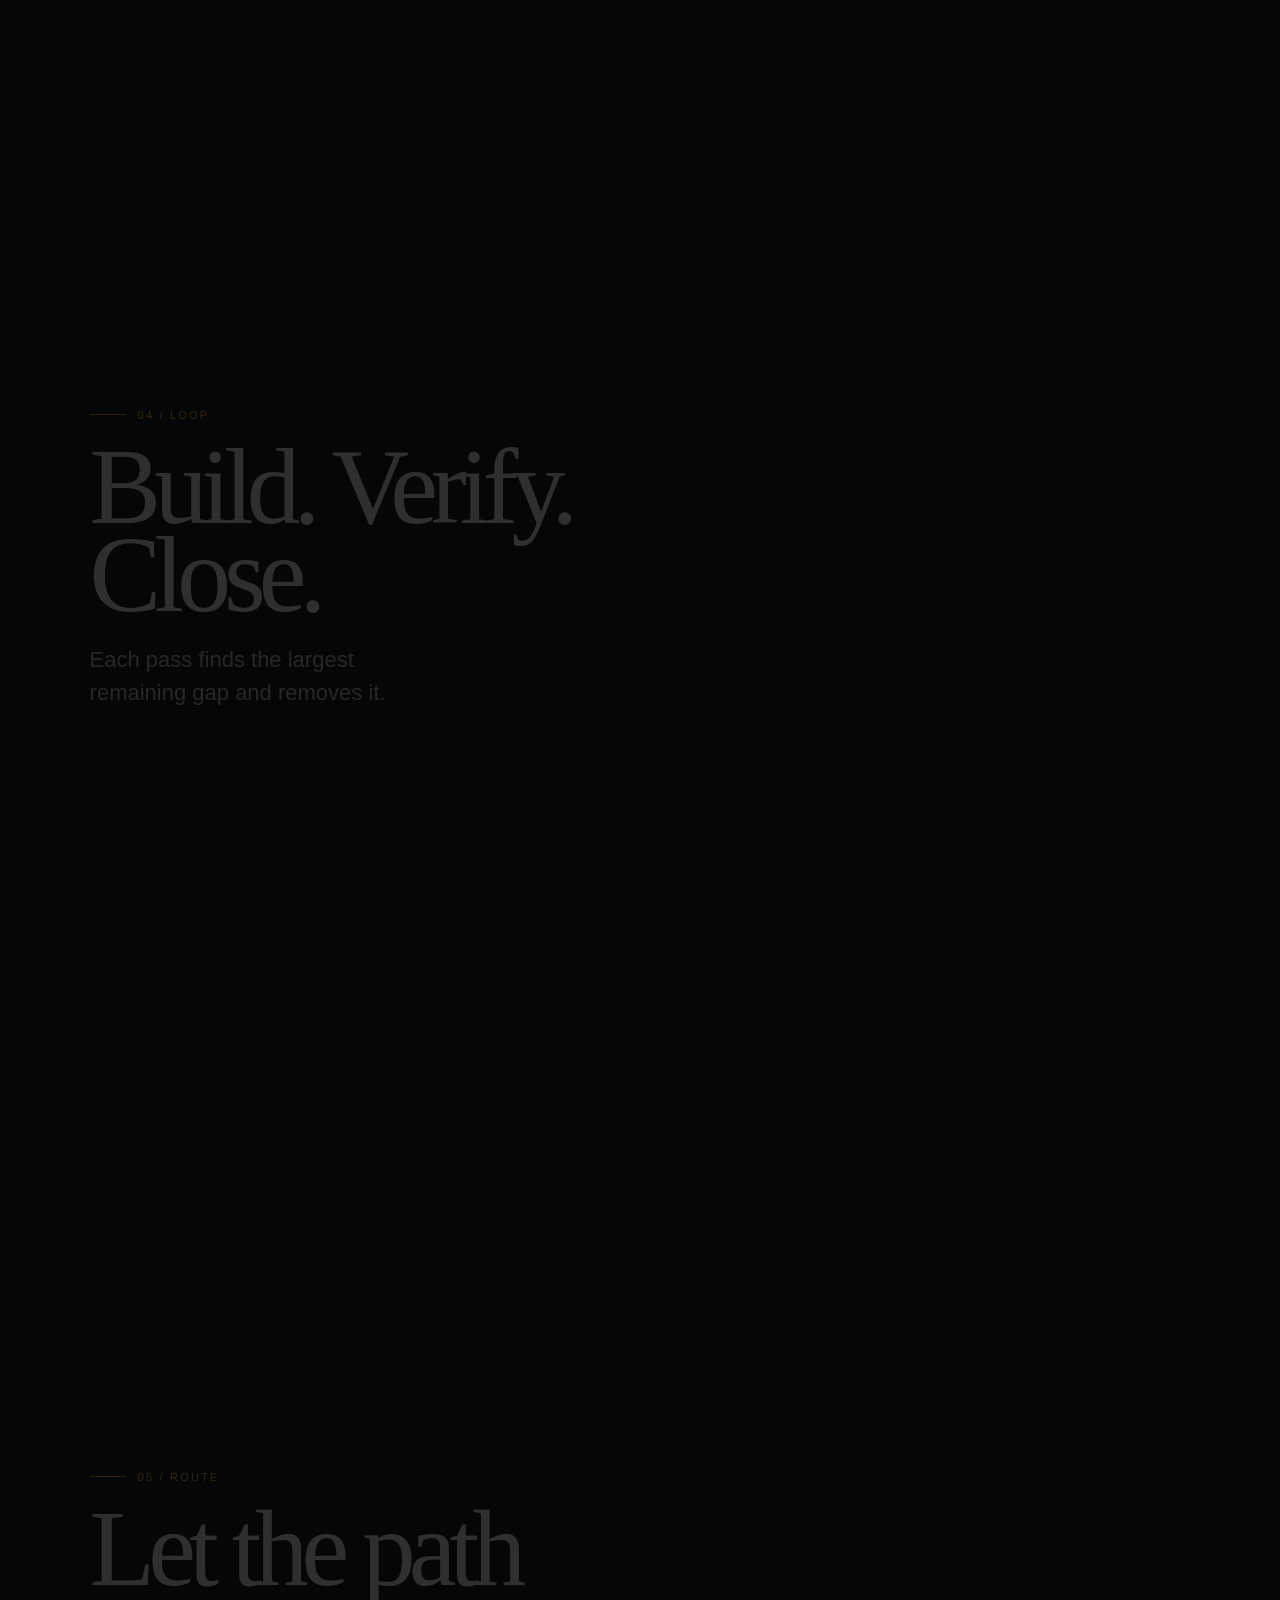
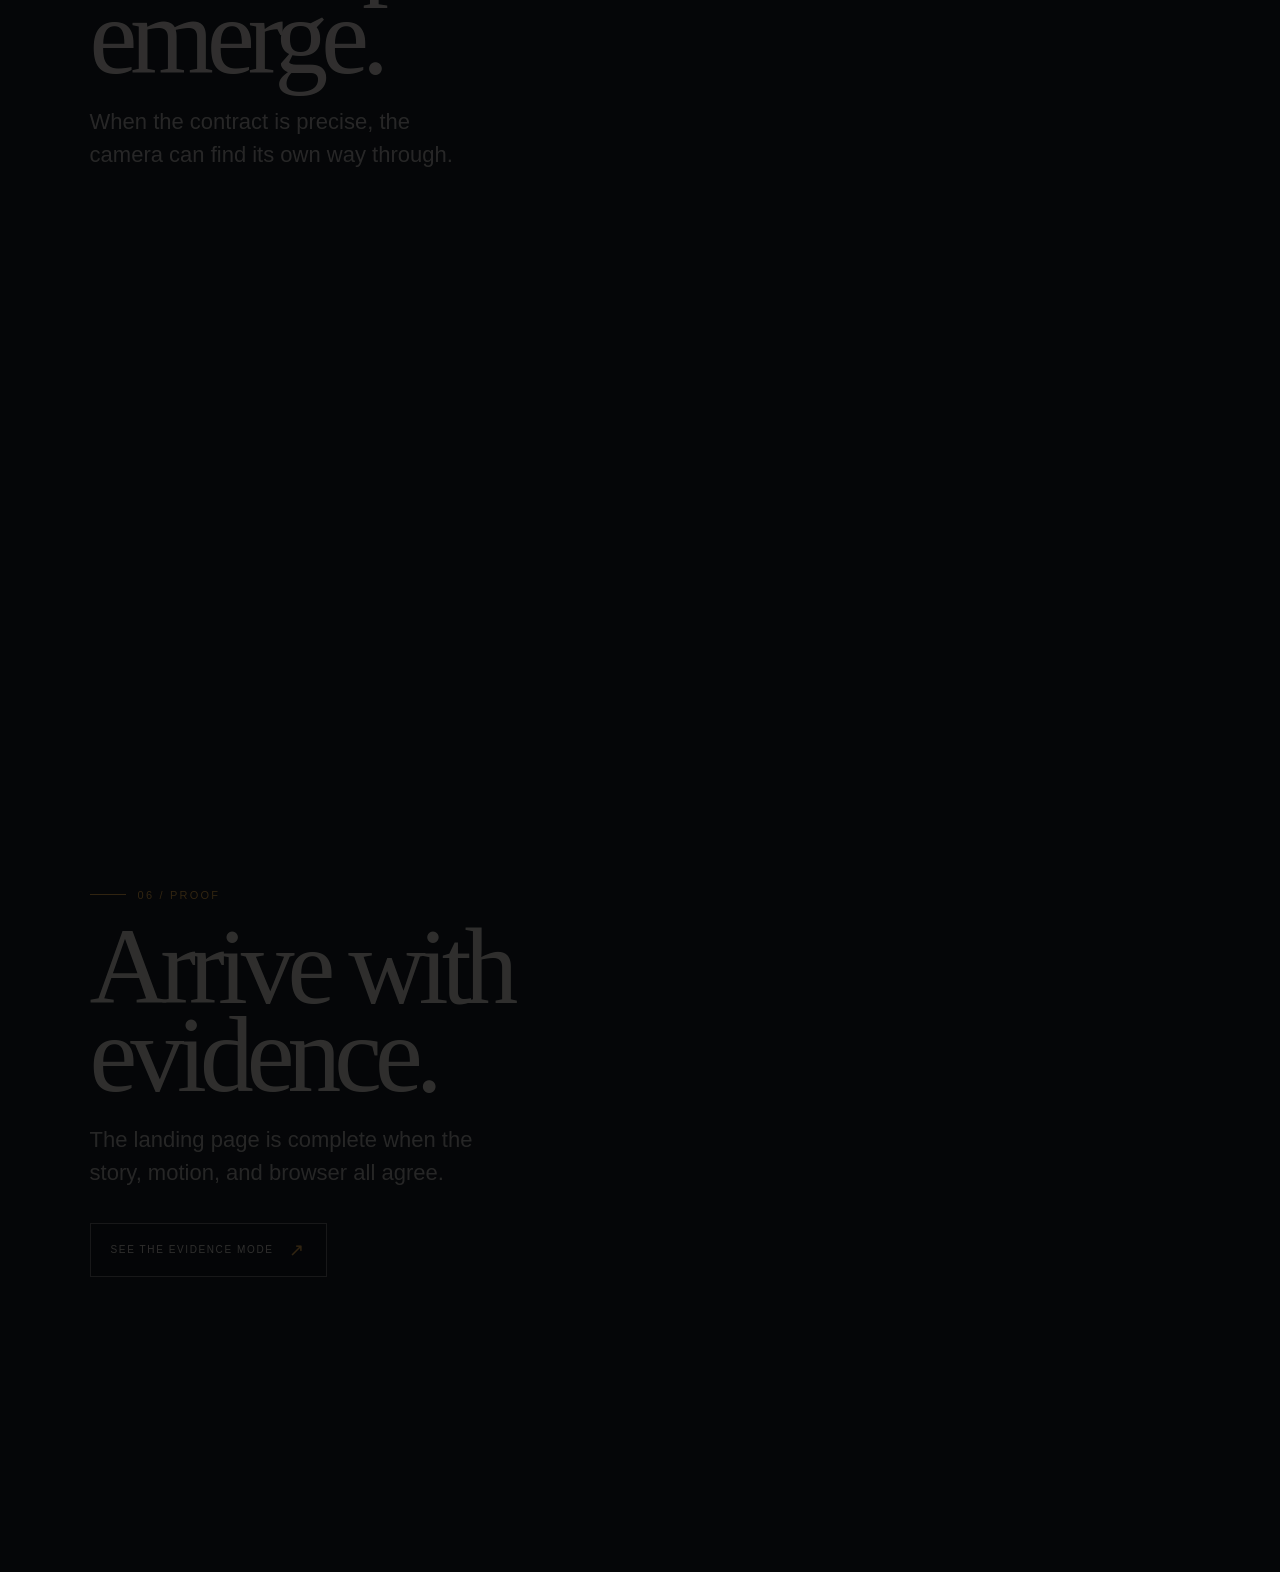
<file: .claude/skills/scroll-world-storytelling/demo/video/index.html>
<!doctype html>
<html lang="en">
<head>
  <meta charset="utf-8">
  <meta name="viewport" content="width=device-width, initial-scale=1">
  <meta name="description" content="A scroll-scrubbed cinematic story about defining the goal, rules, and bar.">
  <title>The Contract — Video Scroll World</title>
  <style>
    :root {
      color-scheme: dark;
      --ink: #050608;
      --paper: #f1eadb;
      --muted: #aaa69b;
      --line: rgba(241,234,219,.2);
      --accent: #ffb33e;
      --cyan: #69e8ff;
      --progress: 0;
    }
    * { box-sizing: border-box; }
    html, body { margin: 0; background: var(--ink); color: var(--paper); }
    body { min-width: 320px; font-family: "Arial Narrow", "Avenir Next Condensed", "Roboto Condensed", sans-serif; }
    a { color: inherit; }
    .stage { position: fixed; inset: 0; z-index: 0; overflow: hidden; background: #050608; }
    .stage::after {
      content: "";
      position: absolute;
      inset: 0;
      background:
        linear-gradient(90deg, rgba(4,5,7,.88) 0%, rgba(4,5,7,.5) 34%, transparent 68%),
        linear-gradient(0deg, rgba(4,5,7,.7), transparent 32%);
      pointer-events: none;
    }
    video { width: 100%; height: 100%; object-fit: cover; object-position: center; filter: saturate(.92) contrast(1.08); }
    .grain { position: absolute; inset: -50%; opacity: .055; pointer-events: none; background-image: url("data:image/svg+xml,%3Csvg viewBox='0 0 180 180' xmlns='http://www.w3.org/2000/svg'%3E%3Cfilter id='n'%3E%3CfeTurbulence type='fractalNoise' baseFrequency='.9' numOctaves='2' stitchTiles='stitch'/%3E%3C/filter%3E%3Crect width='100%25' height='100%25' filter='url(%23n)' opacity='.7'/%3E%3C/svg%3E"); transform: rotate(8deg); }
    .topbar {
      position: fixed;
      z-index: 5;
      top: 0;
      left: 0;
      right: 0;
      min-height: 66px;
      display: grid;
      grid-template-columns: 1fr auto 1fr;
      align-items: center;
      gap: 20px;
      padding: 0 24px;
      border-bottom: 1px solid var(--line);
      background: linear-gradient(#050608cc, transparent);
      text-transform: uppercase;
      letter-spacing: .16em;
      font-size: 10px;
    }
    .back { text-decoration: none; justify-self: start; }
    .back::before { content: "←"; margin-right: 10px; color: var(--accent); }
    .mode { color: var(--muted); }
    .chapter-count { justify-self: end; font-variant-numeric: tabular-nums; }
    .progress { position: fixed; z-index: 6; top: 65px; left: 0; right: 0; height: 2px; background: rgba(255,255,255,.08); }
    .progress i { display: block; width: calc(var(--progress) * 100%); height: 100%; background: linear-gradient(90deg,var(--accent),var(--cyan)); box-shadow: 0 0 16px var(--accent); }
    .route {
      position: fixed;
      z-index: 4;
      top: 50%;
      right: 24px;
      display: grid;
      gap: 17px;
      transform: translateY(-50%);
    }
    .route a { width: 8px; height: 8px; border-radius: 50%; border: 1px solid rgba(241,234,219,.45); text-indent: -999px; overflow: hidden; transition: background .25s, transform .25s; }
    .route a[aria-current="step"] { background: var(--accent); border-color: var(--accent); transform: scale(1.35); box-shadow: 0 0 15px var(--accent); }
    .chapters { position: relative; z-index: 2; }
    .chapter { min-height: 118vh; display: flex; align-items: center; padding: 16vh clamp(24px, 7vw, 104px); }
    .copy { width: min(620px, calc(100vw - 90px)); opacity: .18; transform: translateY(38px); transition: opacity .35s ease, transform .5s cubic-bezier(.22,1,.36,1); }
    .chapter.is-active .copy { opacity: 1; transform: translateY(0); }
    .eyebrow { display: inline-flex; align-items: center; gap: 12px; color: var(--accent); text-transform: uppercase; letter-spacing: .2em; font-size: 11px; }
    .eyebrow::before { content: ""; width: 36px; height: 1px; background: currentColor; }
    h1, h2 { margin: 22px 0 24px; font: 400 clamp(56px, 8.4vw, 126px)/.82 Georgia, "Times New Roman", serif; letter-spacing: -.065em; text-wrap: balance; }
    .copy p { max-width: 520px; margin: 0; color: #c2beb4; font-size: clamp(17px, 2vw, 22px); line-height: 1.5; text-wrap: balance; }
    .cta { display: inline-flex; align-items: center; gap: 16px; margin-top: 34px; padding: 15px 20px; border: 1px solid rgba(241,234,219,.46); text-decoration: none; text-transform: uppercase; letter-spacing: .16em; font-size: 10px; background: rgba(5,6,8,.32); backdrop-filter: blur(12px); }
    .cta::after { content: "↗"; color: var(--accent); font-size: 18px; }
    .scroll-cue { position: fixed; z-index: 5; left: 24px; bottom: 22px; display: flex; align-items: center; gap: 12px; color: var(--muted); text-transform: uppercase; letter-spacing: .14em; font-size: 9px; }
    .scroll-cue::before { content: ""; width: 1px; height: 30px; background: linear-gradient(var(--paper),transparent); }
    .fallback { display: none; }
    :focus-visible { outline: 2px solid #d7ff66; outline-offset: 5px; }
    @media (max-width: 680px) {
      .topbar { grid-template-columns: 1fr auto; padding-inline: 18px; }
      .mode { display: none; }
      .chapter-count { grid-column: 2; }
      .stage::after { background: linear-gradient(0deg,rgba(4,5,7,.93) 0%,rgba(4,5,7,.48) 47%,transparent 78%); }
      video { object-position: 62% center; }
      .chapter { align-items: end; min-height: 110vh; padding: 20vh 22px 17vh; }
      .copy { width: calc(100vw - 62px); }
      h1, h2 { font-size: clamp(48px, 16vw, 76px); }
      .copy p { font-size: 16px; max-width: 38ch; }
      .route { right: 15px; gap: 13px; }
      .scroll-cue { left: 18px; }
    }
    @media (prefers-reduced-motion: reduce) {
      .stage { position: sticky; top: 0; height: 56vh; }
      .stage::after { background: linear-gradient(0deg,rgba(4,5,7,.68),transparent); }
      video { display: none; }
      .fallback { display: block; width: 100%; height: 100%; object-fit: cover; }
      .topbar, .progress, .route, .scroll-cue { position: absolute; }
      .chapters { background: var(--ink); }
      .chapter { min-height: auto; padding: 72px 24px; border-top: 1px solid var(--line); }
      .copy, .chapter.is-active .copy { opacity: 1; transform: none; transition: none; }
    }
  </style>
</head>
<body>
  <div class="stage" aria-hidden="true">
    <video id="world" muted playsinline preload="auto" poster="assets/contract-flight.webp">
      <source src="assets/contract-flight.mp4" type="video/mp4">
    </video>
    <img class="fallback" src="assets/contract-flight.webp" alt="">
    <div class="grain"></div>
  </div>

  <header class="topbar">
    <a class="back" href="../">Three modes</a>
    <span class="mode">Mode 01 / Video scrub</span>
    <span class="chapter-count"><b id="current">01</b> / 06</span>
  </header>
  <div class="progress" role="progressbar" aria-label="Story progress" aria-valuemin="0" aria-valuemax="100" aria-valuenow="0"><i></i></div>
  <nav class="route" aria-label="Story chapters">
    <a href="#destination" aria-label="Destination" aria-current="step">Destination</a>
    <a href="#fence" aria-label="Fence">Fence</a>
    <a href="#bar" aria-label="Bar">Bar</a>
    <a href="#loop" aria-label="Loop">Loop</a>
    <a href="#route" aria-label="Route">Route</a>
    <a href="#proof" aria-label="Proof">Proof</a>
  </nav>

  <main class="chapters">
    <section class="chapter is-active" id="destination">
      <div class="copy"><span class="eyebrow">01 / Destination</span><h1>Name the arrival.</h1><p>A strong journey begins with the outcome, not a list of turns.</p></div>
    </section>
    <section class="chapter" id="fence">
      <div class="copy"><span class="eyebrow">02 / Fence</span><h2>Draw the edges.</h2><p>Rules protect the story from drifting into a beautiful wrong answer.</p></div>
    </section>
    <section class="chapter" id="bar">
      <div class="copy"><span class="eyebrow">03 / Bar</span><h2>Make quality visible.</h2><p>Define what finished looks like before the first frame is made.</p></div>
    </section>
    <section class="chapter" id="loop">
      <div class="copy"><span class="eyebrow">04 / Loop</span><h2>Build. Verify. Close.</h2><p>Each pass finds the largest remaining gap and removes it.</p></div>
    </section>
    <section class="chapter" id="route">
      <div class="copy"><span class="eyebrow">05 / Route</span><h2>Let the path emerge.</h2><p>When the contract is precise, the camera can find its own way through.</p></div>
    </section>
    <section class="chapter" id="proof">
      <div class="copy"><span class="eyebrow">06 / Proof</span><h2>Arrive with evidence.</h2><p>The landing page is complete when the story, motion, and browser all agree.</p><a class="cta" href="../html-data/">See the evidence mode</a></div>
    </section>
  </main>
  <div class="scroll-cue" aria-hidden="true">Scroll to conduct</div>

  <script>
    (() => {
      const root = document.documentElement;
      const video = document.querySelector('#world');
      const chapters = [...document.querySelectorAll('.chapter')];
      const dots = [...document.querySelectorAll('.route a')];
      const current = document.querySelector('#current');
      const progressbar = document.querySelector('.progress');
      const reduce = matchMedia('(prefers-reduced-motion: reduce)');
      let duration = 8;
      let targetTime = 0;
      let raf = 0;

      video.addEventListener('loadedmetadata', () => {
        duration = Number.isFinite(video.duration) ? video.duration : 8;
        update();
      }, { once: true });

      function scrub() {
        raf = 0;
        if (reduce.matches || video.readyState < 1) return;
        if (Math.abs(targetTime - video.currentTime) > .015) video.currentTime = targetTime;
      }

      function update() {
        const max = Math.max(1, document.documentElement.scrollHeight - innerHeight);
        const progress = Math.min(1, Math.max(0, scrollY / max));
        const index = Math.min(chapters.length - 1, Math.floor(progress * chapters.length));
        root.style.setProperty('--progress', progress.toFixed(4));
        progressbar.setAttribute('aria-valuenow', Math.round(progress * 100));
        targetTime = progress * Math.max(.01, duration - .04);
        chapters.forEach((chapter, i) => chapter.classList.toggle('is-active', i === index));
        dots.forEach((dot, i) => i === index ? dot.setAttribute('aria-current', 'step') : dot.removeAttribute('aria-current'));
        current.textContent = String(index + 1).padStart(2, '0');
        if (!raf && !reduce.matches) raf = requestAnimationFrame(scrub);
      }

      addEventListener('scroll', update, { passive: true });
      addEventListener('resize', update, { passive: true });
      reduce.addEventListener('change', update);
      update();
    })();
  </script>
</body>
</html>
</file>
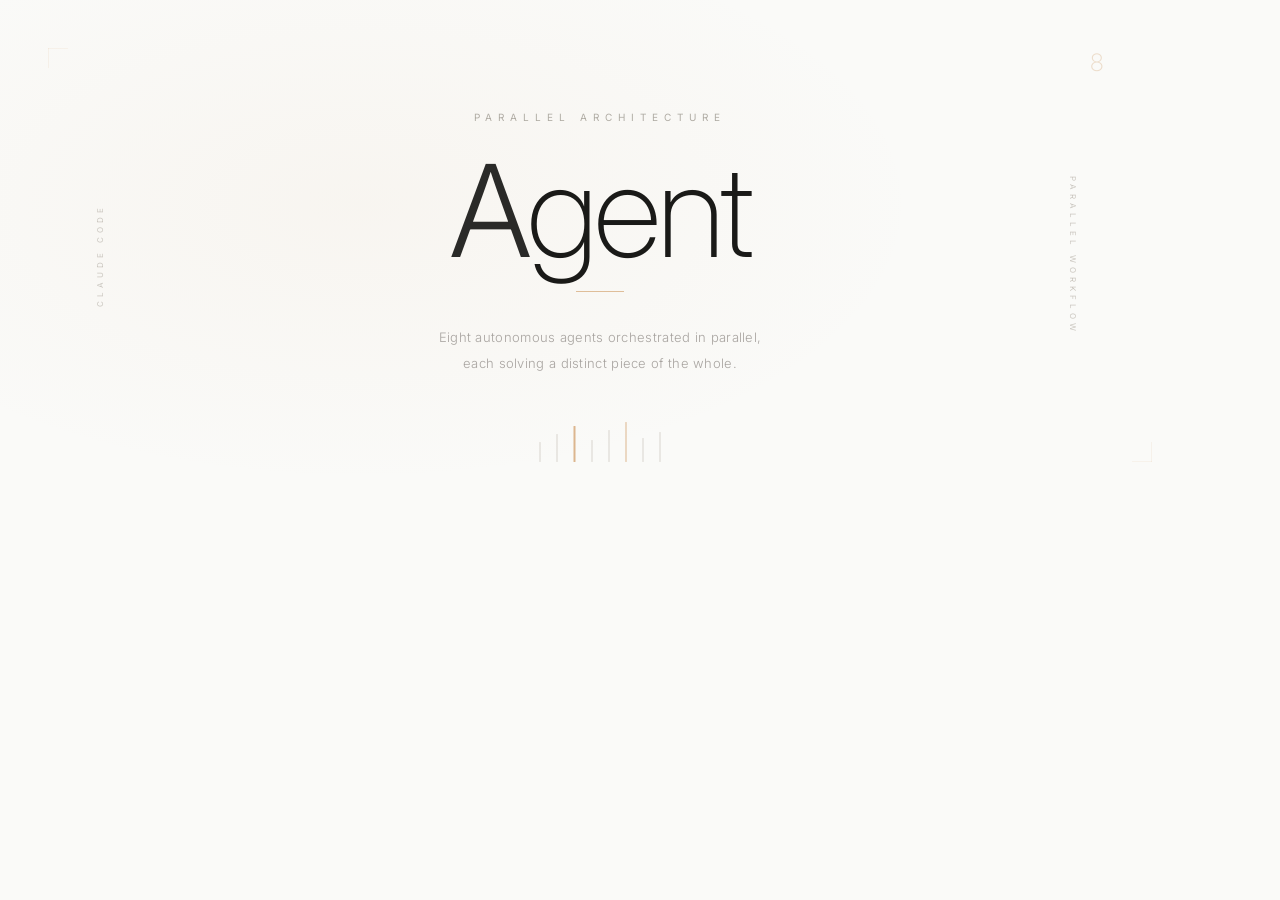
<file: .claude/skills/huashu-design/assets/showcases/cover/cover-build.html>
<!DOCTYPE html>
<html lang="zh-CN">
<head>
<meta charset="UTF-8">
<meta name="viewport" content="width=1200">
<title>Claude Code Agent - Build Studio Style</title>
<link href="https://fonts.googleapis.com/css2?family=Inter:wght@200;300;400;500;600&display=swap" rel="stylesheet">
<style>
  * { margin: 0; padding: 0; box-sizing: border-box; }
  body {
    width: 1200px;
    height: 510px;
    overflow: hidden;
    margin: 0;
    background: #FAFAF8;
    font-family: 'Inter', sans-serif;
    position: relative;
  }

  /* Subtle top gradient wash */
  .wash {
    position: absolute;
    top: 0;
    left: 0;
    width: 1200px;
    height: 510px;
    background: radial-gradient(ellipse 800px 400px at 30% 40%, rgba(212, 165, 116, 0.06) 0%, transparent 70%);
    z-index: 0;
  }

  /* Main layout */
  .layout {
    position: absolute;
    top: 0;
    left: 0;
    width: 1200px;
    height: 510px;
    display: flex;
    align-items: center;
    justify-content: center;
    z-index: 1;
  }

  .center-block {
    text-align: center;
    max-width: 700px;
    margin-top: -24px; /* slight upward shift for golden ratio vertical center */
  }

  /* Floating "Agent" */
  .floating-agent {
    font-family: 'Inter', sans-serif;
    font-weight: 200;
    font-size: 128px;
    letter-spacing: -4px;
    color: #1A1A18;
    line-height: 1;
    margin-bottom: 16px;
    position: relative;
  }

  .floating-agent span {
    position: relative;
    display: inline-block;
  }

  /* Slight weight shift on first letter for visual interest */
  .floating-agent .accent-letter {
    font-weight: 300;
    color: #2A2A28;
  }

  /* Gold underline accent */
  .gold-line {
    width: 48px;
    height: 1px;
    background: #D4A574;
    margin: 0 auto 32px;
    opacity: 0.7;
  }

  /* Subtitle — label tier: smallest text, widest spacing */
  .subtitle {
    font-family: 'Inter', sans-serif;
    font-weight: 400;
    font-size: 10px;
    letter-spacing: 6px;
    text-transform: uppercase;
    color: #B0ACA4;
    margin-bottom: 24px;
  }

  /* Description line — body tier */
  .desc {
    font-family: 'Inter', sans-serif;
    font-weight: 300;
    font-size: 13px;
    color: #A8A4A0;
    letter-spacing: 0.3px;
    line-height: 2;
    max-width: 400px;
    margin: 0 auto;
  }

  /* Minimal agent indicators — 8 thin vertical lines */
  .agent-indicators {
    position: absolute;
    bottom: 48px;
    left: 50%;
    transform: translateX(-50%);
    display: flex;
    gap: 16px;
    align-items: flex-end;
    z-index: 2;
  }

  .indicator {
    width: 1px;
    background: #D8D4CE;
    border-radius: 0.5px;
  }

  .indicator.gold {
    background: #D4A574;
    width: 1.5px;
    opacity: 0.8;
  }

  /* Corner marks */
  .corner-mark {
    position: absolute;
    z-index: 2;
  }

  .corner-mark svg {
    display: block;
  }

  .corner-tl { top: 48px; left: 48px; }
  .corner-br { bottom: 48px; right: 48px; transform: rotate(180deg); }

  /* Side text */
  .side-label {
    position: absolute;
    font-family: 'Inter', sans-serif;
    font-weight: 400;
    font-size: 8px;
    letter-spacing: 4px;
    text-transform: uppercase;
    color: #CBC7C0;
    z-index: 2;
  }

  .side-left {
    left: 48px;
    top: 50%;
    transform: translateY(-50%) rotate(-90deg);
    transform-origin: center center;
  }

  .side-right {
    right: 48px;
    top: 50%;
    transform: translateY(-50%) rotate(90deg);
    transform-origin: center center;
  }

  /* Removed shadow-card — Build purity demands uninterrupted whitespace */

  /* Number 8 whisper */
  .number-whisper {
    position: absolute;
    top: 48px;
    right: 96px;
    font-family: 'Inter', sans-serif;
    font-weight: 200;
    font-size: 24px;
    color: #D4A574;
    opacity: 0.35;
    z-index: 2;
  }
</style>
</head>
<body>

  <div class="wash"></div>

  <!-- Corner marks -->
  <div class="corner-mark corner-tl">
    <svg width="20" height="20" viewBox="0 0 20 20" fill="none" xmlns="http://www.w3.org/2000/svg">
      <path d="M0 0L0 20" stroke="#D4A574" stroke-width="0.5" opacity="0.4"/>
      <path d="M0 0L20 0" stroke="#D4A574" stroke-width="0.5" opacity="0.4"/>
    </svg>
  </div>
  <div class="corner-mark corner-br">
    <svg width="20" height="20" viewBox="0 0 20 20" fill="none" xmlns="http://www.w3.org/2000/svg">
      <path d="M0 0L0 20" stroke="#D4A574" stroke-width="0.5" opacity="0.4"/>
      <path d="M0 0L20 0" stroke="#D4A574" stroke-width="0.5" opacity="0.4"/>
    </svg>
  </div>

  <!-- Side labels -->
  <div class="side-label side-left">Claude Code</div>
  <div class="side-label side-right">Parallel Workflow</div>

  <!-- Number whisper -->
  <div class="number-whisper">8</div>

  <!-- Main content -->
  <div class="layout">
    <div class="center-block">
      <div class="subtitle">Parallel Architecture</div>
      <div class="floating-agent"><span><span class="accent-letter">A</span>gent</span></div>
      <div class="gold-line"></div>
      <div class="desc">
        Eight autonomous agents orchestrated in parallel,<br>
        each solving a distinct piece of the whole.
      </div>
    </div>
  </div>

  <!-- Agent indicators -->
  <div class="agent-indicators">
    <div class="indicator" style="height: 20px;"></div>
    <div class="indicator" style="height: 28px;"></div>
    <div class="indicator gold" style="height: 36px;"></div>
    <div class="indicator" style="height: 22px;"></div>
    <div class="indicator" style="height: 32px;"></div>
    <div class="indicator gold" style="height: 40px;"></div>
    <div class="indicator" style="height: 24px;"></div>
    <div class="indicator" style="height: 30px;"></div>
  </div>

</body>
</html>
</file>
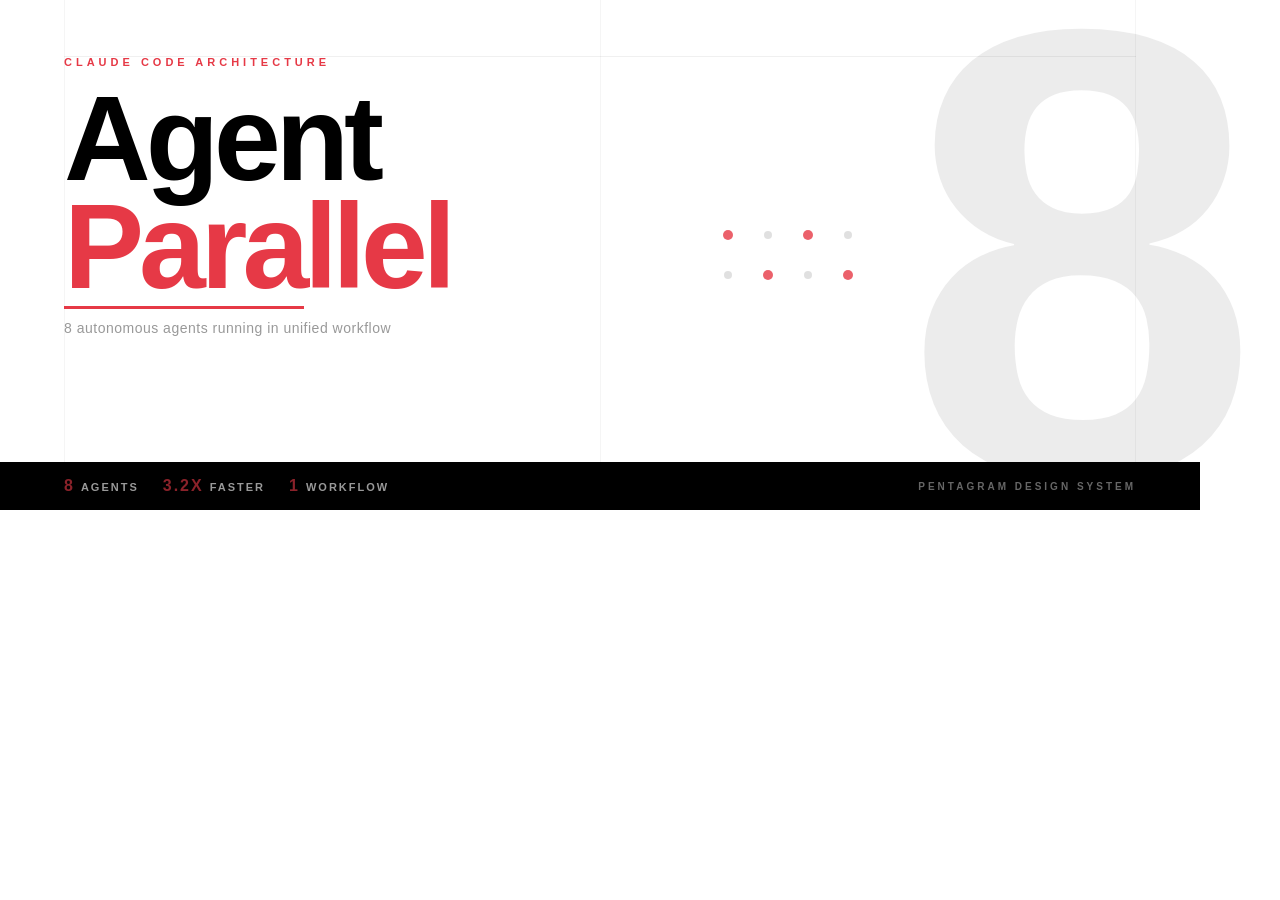
<file: .claude/skills/huashu-design/assets/showcases/cover/cover-pentagram.html>
<!DOCTYPE html>
<html lang="zh-CN">
<head>
<meta charset="UTF-8">
<meta name="viewport" content="width=1200">
<title>Agent Parallel — Pentagram Style Cover</title>
<style>
  * { margin: 0; padding: 0; box-sizing: border-box; }
  body {
    width: 1200px;
    height: 510px;
    overflow: hidden;
    margin: 0;
    background: #FFFFFF;
    font-family: 'Helvetica Neue', 'Arial', sans-serif;
    position: relative;
  }

  /* Grid rules — Swiss grid visible structure */
  .rule-h {
    position: absolute;
    left: 64px;
    right: 64px;
    height: 1px;
    background: #000;
    opacity: 0.06;
  }

  .rule-v {
    position: absolute;
    top: 0;
    bottom: 0;
    width: 1px;
    background: #000;
    opacity: 0.04;
  }

  /* Giant typographic element — the "8" bleeds off right edge */
  .type-anchor {
    position: absolute;
    right: -60px;
    top: 50%;
    transform: translateY(-50%);
    font-family: 'Helvetica Neue', Arial, sans-serif;
    font-weight: 900;
    font-size: 640px;
    line-height: 0.82;
    color: #000;
    opacity: 0.07;
    z-index: 0;
    user-select: none;
  }

  /* Red geometric dot grid — 8 dots representing 8 agents */
  .dot-grid {
    position: absolute;
    right: 340px;
    top: 50%;
    transform: translateY(-50%);
    display: grid;
    grid-template-columns: repeat(4, 24px);
    grid-template-rows: repeat(2, 24px);
    gap: 16px;
    z-index: 1;
  }

  .dot {
    width: 8px;
    height: 8px;
    border-radius: 50%;
    background: #000;
    opacity: 0.12;
    align-self: center;
    justify-self: center;
  }

  .dot.active {
    background: #E63946;
    opacity: 0.8;
    width: 10px;
    height: 10px;
  }

  /* Primary content zone — left-aligned on Swiss grid */
  .content {
    position: absolute;
    left: 64px;
    top: 56px;
    z-index: 2;
  }

  .label {
    font-family: 'Helvetica Neue', Arial, sans-serif;
    font-size: 11px;
    font-weight: 700;
    letter-spacing: 4px;
    text-transform: uppercase;
    color: #E63946;
    margin-bottom: 16px;
  }

  .title {
    font-family: 'Helvetica Neue', Arial, sans-serif;
    font-weight: 900;
    font-size: 120px;
    line-height: 0.9;
    color: #000;
    letter-spacing: -5px;
  }

  .title .accent {
    color: #E63946;
  }

  /* Bottom information bar */
  .bottom-bar {
    position: absolute;
    bottom: 0;
    left: 0;
    right: 0;
    height: 48px;
    background: #000;
    z-index: 2;
    display: flex;
    align-items: center;
    justify-content: space-between;
    padding: 0 64px;
  }

  .bottom-left {
    display: flex;
    align-items: center;
    gap: 24px;
  }

  .bottom-stat {
    font-family: 'Helvetica Neue', Arial, sans-serif;
    font-size: 11px;
    font-weight: 700;
    letter-spacing: 2px;
    text-transform: uppercase;
    color: #fff;
    opacity: 0.6;
  }

  .bottom-stat strong {
    color: #E63946;
    opacity: 1;
    font-size: 16px;
    margin-right: 6px;
  }

  .bottom-right {
    font-family: 'Helvetica Neue', Arial, sans-serif;
    font-size: 10px;
    font-weight: 700;
    letter-spacing: 3px;
    text-transform: uppercase;
    color: #fff;
    opacity: 0.4;
  }

  /* Subtitle */
  .subtitle {
    font-family: 'Helvetica Neue', Arial, sans-serif;
    font-size: 14px;
    font-weight: 500;
    color: #999;
    letter-spacing: 0.5px;
    margin-top: 20px;
  }

  /* Horizontal red rule through center */
  .center-rule {
    position: absolute;
    left: 64px;
    width: 240px;
    height: 3px;
    background: #E63946;
    top: 306px;
    z-index: 2;
  }
</style>
</head>
<body>

  <!-- Grid structure -->
  <div class="rule-h" style="top: 56px;"></div>
  <div class="rule-v" style="left: 64px;"></div>
  <div class="rule-v" style="left: 600px;"></div>
  <div class="rule-v" style="right: 64px;"></div>

  <!-- Typographic anchor — bleeds right -->
  <div class="type-anchor">8</div>

  <!-- 8-dot grid representing agents -->
  <div class="dot-grid">
    <div class="dot active"></div>
    <div class="dot"></div>
    <div class="dot active"></div>
    <div class="dot"></div>
    <div class="dot"></div>
    <div class="dot active"></div>
    <div class="dot"></div>
    <div class="dot active"></div>
  </div>

  <!-- Content -->
  <div class="content">
    <div class="label">Claude Code Architecture</div>
    <div class="title">Agent<br><span class="accent">Parallel</span></div>
    <div class="subtitle">8 autonomous agents running in unified workflow</div>
  </div>

  <!-- Red horizontal rule -->
  <div class="center-rule"></div>

  <!-- Black bottom bar with data -->
  <div class="bottom-bar">
    <div class="bottom-left">
      <div class="bottom-stat"><strong>8</strong>Agents</div>
      <div class="bottom-stat"><strong>3.2x</strong>Faster</div>
      <div class="bottom-stat"><strong>1</strong>Workflow</div>
    </div>
    <div class="bottom-right">Pentagram Design System</div>
  </div>

</body>
</html>
</file>
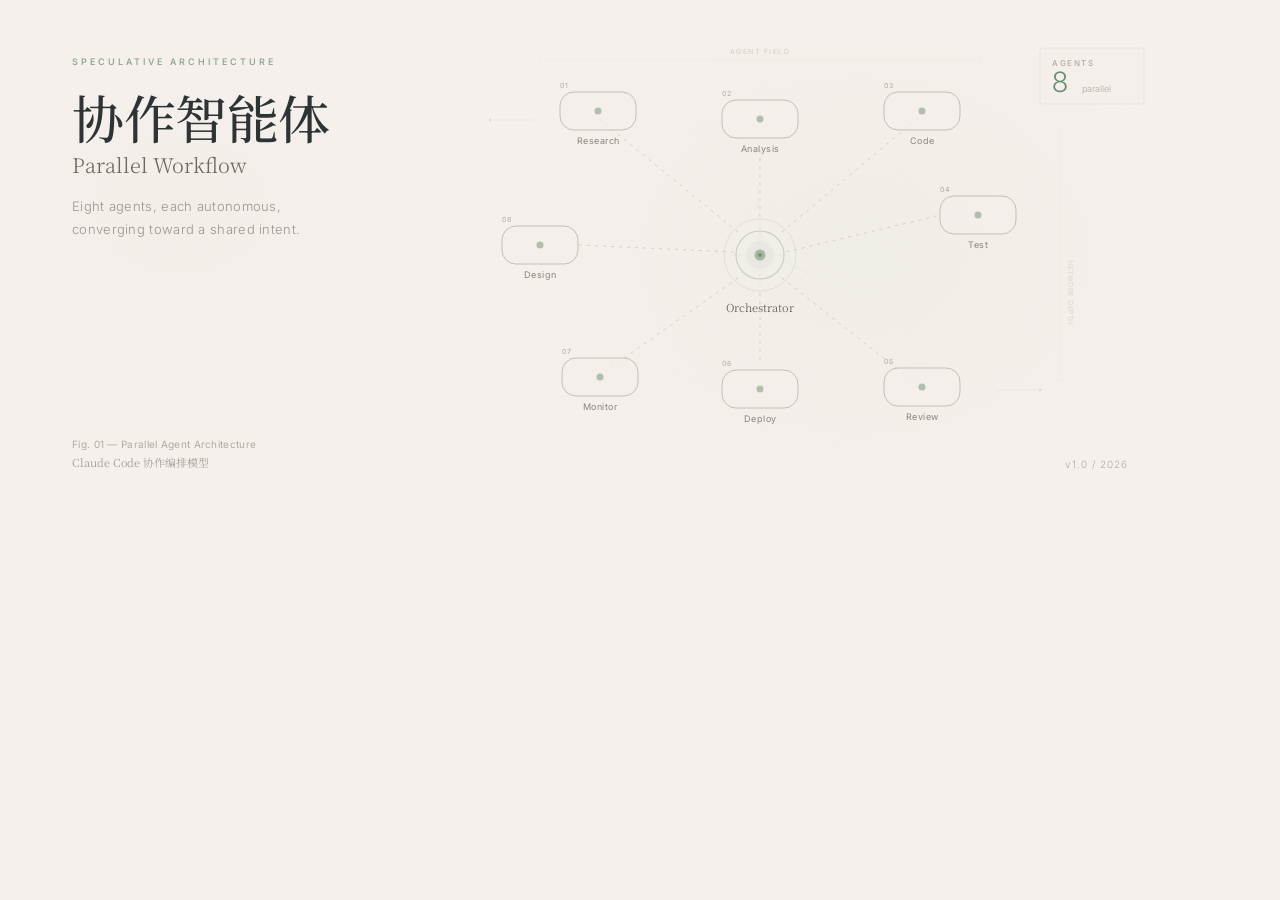
<file: .claude/skills/huashu-design/assets/showcases/cover/cover-takram.html>
<!DOCTYPE html>
<html lang="zh-CN">
<head>
<meta charset="UTF-8">
<meta name="viewport" content="width=1200">
<title>Claude Code Agent - Takram Style</title>
<link href="https://fonts.googleapis.com/css2?family=Inter:wght@300;400;500&family=Noto+Serif+SC:wght@300;400;500;600&display=swap" rel="stylesheet">
<style>
  * { margin: 0; padding: 0; box-sizing: border-box; }
  body {
    width: 1200px;
    height: 510px;
    overflow: hidden;
    margin: 0;
    background: #F5F0EB;
    font-family: 'Inter', sans-serif;
    position: relative;
  }

  /* Subtle paper texture overlay */
  .texture {
    position: absolute;
    top: 0; left: 0;
    width: 1200px;
    height: 510px;
    background:
      radial-gradient(ellipse 500px 400px at 72% 50%, rgba(168, 181, 160, 0.06) 0%, transparent 70%),
      radial-gradient(ellipse 300px 250px at 15% 40%, rgba(232, 228, 220, 0.2) 0%, transparent 60%);
    z-index: 0;
  }

  /* Flow diagram — the art piece */
  .diagram {
    position: absolute;
    top: 0; left: 0;
    width: 1200px;
    height: 510px;
    z-index: 1;
  }

  /* Left text panel */
  .text-panel {
    position: absolute;
    left: 72px;
    top: 56px;
    z-index: 2;
    max-width: 360px;
  }

  .text-panel .label {
    font-family: 'Inter', sans-serif;
    font-weight: 500;
    font-size: 9px;
    letter-spacing: 3px;
    text-transform: uppercase;
    color: #6B8F71;
    margin-bottom: 20px;
    opacity: 0.8;
  }

  .text-panel .title-main {
    font-family: 'Noto Serif SC', serif;
    font-weight: 500;
    font-size: 52px;
    color: #2D3436;
    line-height: 1.15;
    letter-spacing: -0.5px;
    margin-bottom: 4px;
  }

  .text-panel .title-sub {
    font-family: 'Noto Serif SC', serif;
    font-weight: 300;
    font-size: 20px;
    color: #6D685F;
    line-height: 1.4;
    margin-bottom: 16px;
  }

  .text-panel .title-en {
    font-family: 'Inter', sans-serif;
    font-weight: 300;
    font-size: 13px;
    color: #9A958D;
    letter-spacing: 0.3px;
    line-height: 1.8;
  }

  /* Bottom annotation */
  .annotation {
    position: absolute;
    left: 72px;
    bottom: 40px;
    z-index: 2;
  }

  .annotation .note {
    font-family: 'Inter', sans-serif;
    font-weight: 400;
    font-size: 10px;
    color: #B0AAA0;
    letter-spacing: 0.3px;
  }

  .annotation .note-serif {
    font-family: 'Noto Serif SC', serif;
    font-weight: 300;
    font-size: 11px;
    color: #9A958D;
    margin-top: 4px;
  }

  /* Right side number */
  .spec-number {
    position: absolute;
    right: 72px;
    bottom: 40px;
    font-family: 'Inter', sans-serif;
    font-weight: 300;
    font-size: 10px;
    color: #B0AAA0;
    letter-spacing: 1px;
    z-index: 2;
  }

  /* Agent node styling */
  .node-label {
    font-family: 'Inter', sans-serif;
    font-size: 9px;
    font-weight: 400;
    fill: #8A857D;
    letter-spacing: 0.5px;
  }

  .node-label-serif {
    font-family: 'Noto Serif SC', serif;
    font-size: 11px;
    font-weight: 400;
    fill: #6D685F;
  }

  .node-index {
    font-family: 'Inter', sans-serif;
    font-size: 7px;
    font-weight: 400;
    fill: #B0AAA0;
    letter-spacing: 0.5px;
  }
</style>
</head>
<body>

  <div class="texture"></div>

  <!-- Text panel -->
  <div class="text-panel">
    <div class="label">Speculative Architecture</div>
    <div class="title-main">协作智能体</div>
    <div class="title-sub">Parallel Workflow</div>
    <div class="title-en">
      Eight agents, each autonomous,<br>
      converging toward a shared intent.
    </div>
  </div>

  <!-- The diagram as art -->
  <svg class="diagram" viewBox="0 0 1200 510" xmlns="http://www.w3.org/2000/svg">

    <!-- Subtle background grid hints (Takram spec-drawing aesthetic) -->
    <line x1="440" y1="0" x2="440" y2="510" stroke="#E8E4DC" stroke-width="0.3" opacity="0.4"/>
    <line x1="760" y1="0" x2="760" y2="510" stroke="#E8E4DC" stroke-width="0.3" opacity="0.3"/>

    <!-- Subtle outer orbital paths — layered ellipses for depth -->
    <ellipse cx="760" cy="255" rx="260" ry="195" fill="none" stroke="#E0DCD5" stroke-width="0.5" stroke-dasharray="1,8" opacity="0.5"/>
    <ellipse cx="760" cy="255" rx="180" ry="135" fill="none" stroke="#D8D3CB" stroke-width="0.4" stroke-dasharray="2,6" opacity="0.35"/>

    <!-- Central orchestrator node — refined with layered depth -->
    <circle cx="760" cy="255" r="48" fill="none" stroke="#6B8F71" stroke-width="0.5" opacity="0.12" stroke-dasharray="2,4"/>
    <circle cx="760" cy="255" r="36" fill="none" stroke="#6B8F71" stroke-width="0.8" opacity="0.18"/>
    <circle cx="760" cy="255" r="24" fill="none" stroke="#6B8F71" stroke-width="1.2" opacity="0.3"/>
    <circle cx="760" cy="255" r="14" fill="rgba(107,143,113,0.05)"/>
    <circle cx="760" cy="255" r="5.5" fill="#6B8F71" opacity="0.55"/>
    <circle cx="760" cy="255" r="2" fill="#6B8F71" opacity="0.9"/>
    <text x="760" y="312" text-anchor="middle" class="node-label-serif">Orchestrator</text>
    <!-- Subtle cross-hair on center -->
    <line x1="748" y1="255" x2="730" y2="255" stroke="#6B8F71" stroke-width="0.3" opacity="0.15"/>
    <line x1="772" y1="255" x2="790" y2="255" stroke="#6B8F71" stroke-width="0.3" opacity="0.15"/>
    <line x1="760" y1="243" x2="760" y2="225" stroke="#6B8F71" stroke-width="0.3" opacity="0.15"/>
    <line x1="760" y1="267" x2="760" y2="285" stroke="#6B8F71" stroke-width="0.3" opacity="0.15"/>

    <!-- Agent 1 — top-left (Research) -->
    <line x1="738" y1="232" x2="598" y2="118" stroke="#C8C2B8" stroke-width="0.7" stroke-dasharray="3,5"/>
    <rect x="560" y="92" width="76" height="38" rx="14" fill="rgba(245,240,235,0.7)" stroke="#B8B2A8" stroke-width="0.8"/>
    <circle cx="598" cy="111" r="3.5" fill="#6B8F71" opacity="0.5"/>
    <text x="598" y="144" text-anchor="middle" class="node-label">Research</text>
    <text x="560" y="88" class="node-index">01</text>

    <!-- Agent 2 — top (Analysis) -->
    <line x1="760" y1="217" x2="760" y2="145" stroke="#C8C2B8" stroke-width="0.7" stroke-dasharray="3,5"/>
    <rect x="722" y="100" width="76" height="38" rx="14" fill="rgba(245,240,235,0.7)" stroke="#B8B2A8" stroke-width="0.8"/>
    <circle cx="760" cy="119" r="3.5" fill="#6B8F71" opacity="0.5"/>
    <text x="760" y="152" text-anchor="middle" class="node-label">Analysis</text>
    <text x="722" y="96" class="node-index">02</text>

    <!-- Agent 3 — top-right (Code) -->
    <line x1="782" y1="232" x2="918" y2="118" stroke="#C8C2B8" stroke-width="0.7" stroke-dasharray="3,5"/>
    <rect x="884" y="92" width="76" height="38" rx="14" fill="rgba(245,240,235,0.7)" stroke="#B8B2A8" stroke-width="0.8"/>
    <circle cx="922" cy="111" r="3.5" fill="#6B8F71" opacity="0.5"/>
    <text x="922" y="144" text-anchor="middle" class="node-label">Code</text>
    <text x="884" y="88" class="node-index">03</text>

    <!-- Agent 4 — right (Test) -->
    <line x1="786" y1="252" x2="940" y2="215" stroke="#C8C2B8" stroke-width="0.7" stroke-dasharray="3,5"/>
    <rect x="940" y="196" width="76" height="38" rx="14" fill="rgba(245,240,235,0.7)" stroke="#B8B2A8" stroke-width="0.8"/>
    <circle cx="978" cy="215" r="3.5" fill="#6B8F71" opacity="0.5"/>
    <text x="978" y="248" text-anchor="middle" class="node-label">Test</text>
    <text x="940" y="192" class="node-index">04</text>

    <!-- Agent 5 — bottom-right (Review) -->
    <line x1="782" y1="278" x2="918" y2="385" stroke="#C8C2B8" stroke-width="0.7" stroke-dasharray="3,5"/>
    <rect x="884" y="368" width="76" height="38" rx="14" fill="rgba(245,240,235,0.7)" stroke="#B8B2A8" stroke-width="0.8"/>
    <circle cx="922" cy="387" r="3.5" fill="#6B8F71" opacity="0.5"/>
    <text x="922" y="420" text-anchor="middle" class="node-label">Review</text>
    <text x="884" y="364" class="node-index">05</text>

    <!-- Agent 6 — bottom (Deploy) -->
    <line x1="760" y1="293" x2="760" y2="365" stroke="#C8C2B8" stroke-width="0.7" stroke-dasharray="3,5"/>
    <rect x="722" y="370" width="76" height="38" rx="14" fill="rgba(245,240,235,0.7)" stroke="#B8B2A8" stroke-width="0.8"/>
    <circle cx="760" cy="389" r="3.5" fill="#6B8F71" opacity="0.5"/>
    <text x="760" y="422" text-anchor="middle" class="node-label">Deploy</text>
    <text x="722" y="366" class="node-index">06</text>

    <!-- Agent 7 — bottom-left (Monitor) -->
    <line x1="738" y1="278" x2="600" y2="375" stroke="#C8C2B8" stroke-width="0.7" stroke-dasharray="3,5"/>
    <rect x="562" y="358" width="76" height="38" rx="14" fill="rgba(245,240,235,0.7)" stroke="#B8B2A8" stroke-width="0.8"/>
    <circle cx="600" cy="377" r="3.5" fill="#6B8F71" opacity="0.5"/>
    <text x="600" y="410" text-anchor="middle" class="node-label">Monitor</text>
    <text x="562" y="354" class="node-index">07</text>

    <!-- Agent 8 — left (Design) -->
    <line x1="734" y1="252" x2="578" y2="245" stroke="#C8C2B8" stroke-width="0.7" stroke-dasharray="3,5"/>
    <rect x="502" y="226" width="76" height="38" rx="14" fill="rgba(245,240,235,0.7)" stroke="#B8B2A8" stroke-width="0.8"/>
    <circle cx="540" cy="245" r="3.5" fill="#6B8F71" opacity="0.5"/>
    <text x="540" y="278" text-anchor="middle" class="node-label">Design</text>
    <text x="502" y="222" class="node-index">08</text>

    <!-- Small annotation marks — Takram spec-drawing details -->
    <circle cx="490" cy="120" r="1.2" fill="#B0AAA0" opacity="0.35"/>
    <line x1="492" y1="120" x2="535" y2="120" stroke="#B0AAA0" stroke-width="0.4" opacity="0.25"/>

    <circle cx="1040" cy="390" r="1.2" fill="#B0AAA0" opacity="0.35"/>
    <line x1="1038" y1="390" x2="995" y2="390" stroke="#B0AAA0" stroke-width="0.4" opacity="0.25"/>

    <!-- Dimension annotation line (top) -->
    <line x1="540" y1="60" x2="980" y2="60" stroke="#D4CFC6" stroke-width="0.4" opacity="0.3"/>
    <line x1="540" y1="55" x2="540" y2="65" stroke="#D4CFC6" stroke-width="0.4" opacity="0.3"/>
    <line x1="980" y1="55" x2="980" y2="65" stroke="#D4CFC6" stroke-width="0.4" opacity="0.3"/>
    <text x="760" y="54" text-anchor="middle" font-family="Inter" font-size="7" font-weight="300" fill="#C8C2B8" letter-spacing="1.5">AGENT FIELD</text>

    <!-- Right-side vertical annotation -->
    <line x1="1060" y1="130" x2="1060" y2="380" stroke="#D4CFC6" stroke-width="0.3" opacity="0.25"/>
    <line x1="1056" y1="130" x2="1064" y2="130" stroke="#D4CFC6" stroke-width="0.3" opacity="0.25"/>
    <line x1="1056" y1="380" x2="1064" y2="380" stroke="#D4CFC6" stroke-width="0.3" opacity="0.25"/>
    <text x="1068" y="260" font-family="Inter" font-size="7" font-weight="300" fill="#D4CFC6" letter-spacing="0.5" transform="rotate(90, 1068, 260)">NETWORK DEPTH</text>

    <!-- Subtle data pulse lines emanating from center (organic feel) -->
    <path d="M 760 217 Q 755 200 758 185" fill="none" stroke="#6B8F71" stroke-width="0.3" opacity="0.12"/>
    <path d="M 786 248 Q 810 230 835 225" fill="none" stroke="#6B8F71" stroke-width="0.3" opacity="0.12"/>
    <path d="M 786 262 Q 815 275 840 290" fill="none" stroke="#6B8F71" stroke-width="0.3" opacity="0.12"/>

    <!-- Top-right spec box -->
    <rect x="1040" y="48" width="104" height="56" rx="3" fill="rgba(245,240,235,0.5)" stroke="#E0DCD5" stroke-width="0.6"/>
    <text x="1052" y="66" font-family="Inter" font-size="8" font-weight="500" fill="#B0AAA0" letter-spacing="1.5">AGENTS</text>
    <text x="1052" y="92" font-family="Inter" font-size="28" font-weight="300" fill="#6B8F71">8</text>
    <text x="1082" y="92" font-family="Inter" font-size="9" font-weight="300" fill="#B0AAA0"> parallel</text>
  </svg>

  <!-- Bottom annotation -->
  <div class="annotation">
    <div class="note">Fig. 01 — Parallel Agent Architecture</div>
    <div class="note-serif">Claude Code 协作编排模型</div>
  </div>

  <!-- Spec number -->
  <div class="spec-number">v1.0 / 2026</div>

</body>
</html>
</file>
<file: .claude/skills/build-threejs-scroll-worlds/demo/secret-pathways-assets/fonts.css>
@font-face{font-family:'Onest';font-style:normal;font-weight:300;font-display:block;src:url([data-uri]) format('woff2');}
@font-face{font-family:'Onest';font-style:normal;font-weight:400;font-display:block;src:url([data-uri]) format('woff2');}
@font-face{font-family:'Onest';font-style:normal;font-weight:500;font-display:block;src:url([data-uri]) format('woff2');}
@font-face{font-family:'Onest';font-style:normal;font-weight:700;font-display:block;src:url([data-uri]) format('woff2');}
@font-face{font-family:'NotoJP';font-style:normal;font-weight:400;font-display:block;src:url([data-uri]) format('woff2');}
@font-face{font-family:'Wordmark';font-style:normal;font-weight:500;font-display:block;src:url([data-uri]) format('woff2');}
@font-face{font-family:'Wordmark';font-style:normal;font-weight:600;font-display:block;src:url([data-uri]) format('woff2');}
</file>
